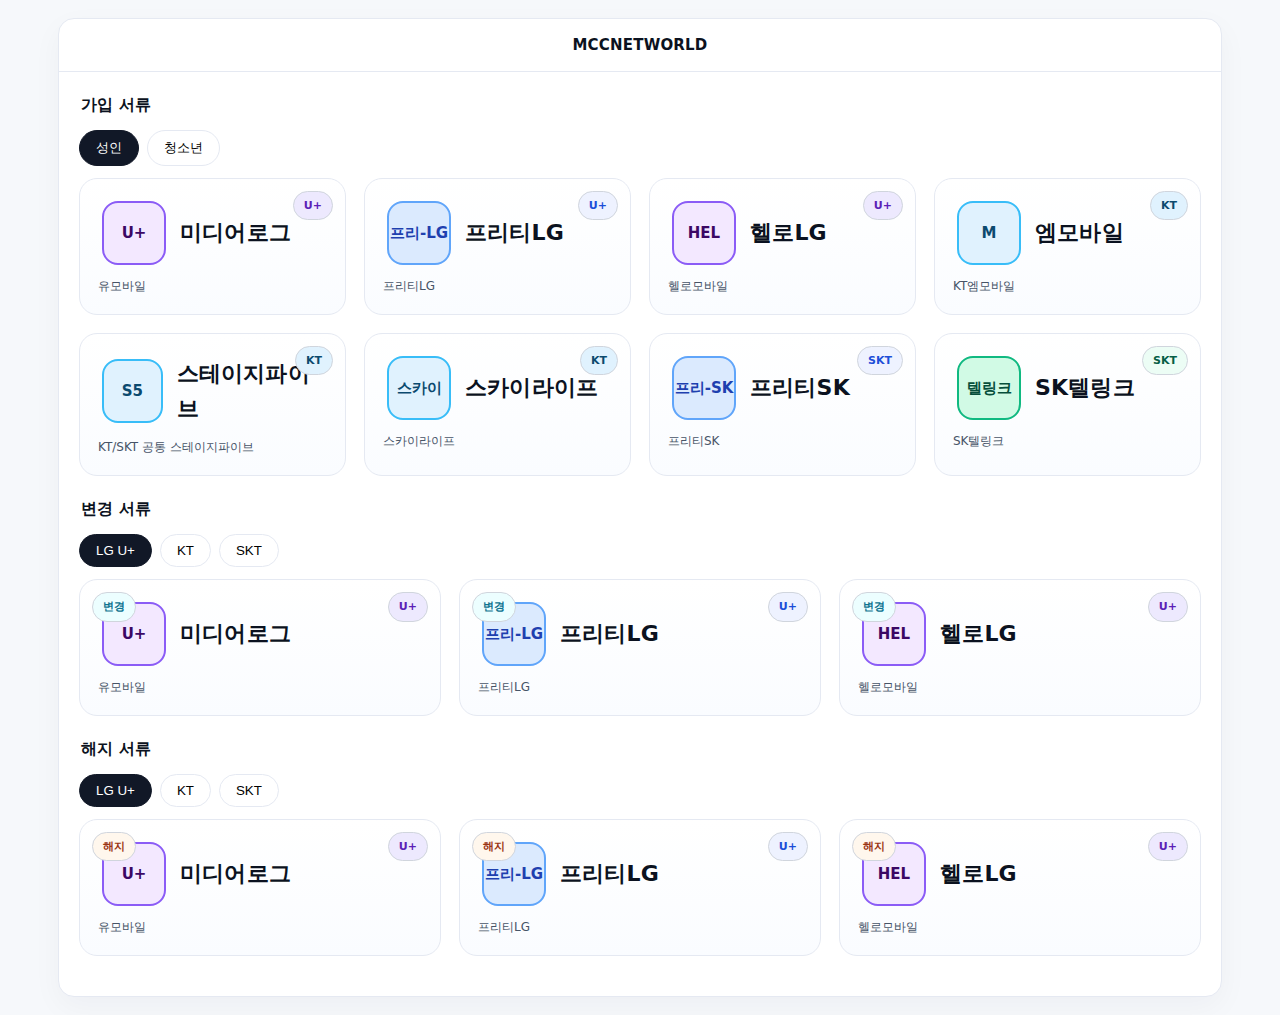
<file: index.html>
<!doctype html>
<html lang="ko">
<head>
<meta charset="utf-8" />
<meta name="viewport" content="width=device-width,initial-scale=1" />
<title>MCCNETWORLD – 미리보기</title>
<style>
  :root{--bg:#f6f8fb;--card:#ffffff;--line:#e5e9f2;--fg:#0b1220}
  *{box-sizing:border-box}
  body{margin:0;background:var(--bg);color:var(--fg);font:15px/1.6 system-ui,"Noto Sans KR",sans-serif}
  .wrap{max-width:1200px;margin:0 auto;padding:18px}
  .panel{background:var(--card);border:1px solid var(--line);border-radius:16px;overflow:hidden;box-shadow:0 10px 30px rgba(16,24,40,.04)}
  .hd{display:flex;align-items:center;justify-content:center;padding:14px 16px;border-bottom:1px solid var(--line)}
  .hd strong{font-weight:900;letter-spacing:.2px}
  .stack{padding:20px}
  .section-title{font-weight:900;margin:0 0 12px 2px;font-size:16px}
  .brand-grid{display:grid;grid-template-columns:repeat(auto-fit,minmax(260px,1fr));gap:18px;margin:6px 0 20px}
  .brand{position:relative;border-radius:18px;cursor:pointer;isolation:isolate;transition:transform .08s ease, box-shadow .15s ease, border-color .15s ease;border:1px solid var(--line);background:linear-gradient(180deg,#fff,#fafcff)}
  .brand:hover{transform:translateY(-1px);box-shadow:0 8px 24px rgba(2,6,23,.08)}
  .brand .logo{display:flex;align-items:center;gap:14px;padding:22px 22px 12px 22px;min-height:96px}
  .brand .logo .mark{width:64px;height:64px;border-radius:16px;display:grid;place-items:center;font-weight:900;background:var(--chip-bg);color:var(--chip-fg);border:2px solid var(--chip-bd)}
  .brand .logo .name{font-size:22px;font-weight:900;letter-spacing:.2px}
  .brand .cap{padding:0 18px 18px 18px;color:#475467;font-size:12px}
  .brand .ribbon{position:absolute;right:12px;top:12px;font-size:11px;font-weight:800;padding:5px 10px;border-radius:999px;background:var(--ribbon-bg);color:var(--ribbon-fg);border:1px solid #d0d5dd}
  .brand .tag{position:absolute;left:12px;top:12px;font-size:11px;font-weight:800;padding:5px 10px;border-radius:999px;border:1px solid #d0d5dd}
  .tag-change{background:#ecfeff;color:#0e7490;border-color:#a5f3fc}
  .tag-cancel{background:#fff7ed;color:#9a3412;border-color:#fed7aa}
  .theme-um{--chip-bg:#f3e8ff;--chip-fg:#3b0764;--chip-bd:#8b5cf6;--ribbon-bg:#ede9fe;--ribbon-fg:#5b21b6}
  .theme-mm{--chip-bg:#e0f2fe;--chip-fg:#0b4a6f;--chip-bd:#38bdf8;--ribbon-bg:#e0f2fe;--ribbon-fg:#0c4a6e}
  .theme-s7{--chip-bg:#d1fae5;--chip-fg:#064e3b;--chip-bd:#10b981;--ribbon-bg:#ecfdf5;--ribbon-fg:#065f46}
  .theme-pr{--chip-bg:#dbeafe;--chip-fg:#1e40af;--chip-bd:#60a5fa;--ribbon-bg:#eef2ff;--ribbon-fg:#1d4ed8}
  .tabs{display:flex;gap:8px;margin-bottom:12px}
  .tab-btn{padding:8px 16px;border-radius:999px;border:1px solid var(--line);background:#fff;cursor:pointer}
  .tab-btn.active{background:#111827;color:#fff;border-color:#111827}
</style>
</head>
<body>
  <div class="wrap">
    <section class="panel">
      <div class="hd"><strong>MCCNETWORLD</strong></div>
      <div class="stack">
        <!-- 가입 서류 -->
        <div class="section-title">가입 서류</div>
        <div id="joinTabs">
          <div class="tabs">
            <button class="tab-btn active" data-target="adult">성인</button>
            <button class="tab-btn" data-target="teen">청소년</button>
          </div>
          <div class="brand-grid" id="joinTabsList"></div>
        </div>

        <!-- 변경 서류 -->
        <div class="section-title" style="margin-top:8px">변경 서류</div>
        <div id="changeTabs">
          <div class="tabs">
            <button class="tab-btn active" data-target="uplus">LG U+</button>
            <button class="tab-btn" data-target="kt">KT</button>
            <button class="tab-btn" data-target="sk">SKT</button>
          </div>
          <div class="brand-grid" id="changeTabsList"></div>
        </div>

        <!-- 해지 서류 -->
        <div class="section-title" style="margin-top:16px">해지 서류</div>
        <div id="cancelTabs">
          <div class="tabs">
            <button class="tab-btn active" data-target="uplus">LG U+</button>
            <button class="tab-btn" data-target="kt">KT</button>
            <button class="tab-btn" data-target="sk">SKT</button>
          </div>
          <div class="brand-grid" id="cancelTabsList"></div>
        </div>
      </div>
    </section>
  </div>

<script>
/* ---------------- 공통 브랜드 마스터(2번 방식) ---------------- */
const BRANDS = [
  {carrier:'uplus', theme:'theme-um', mark:'U+',     name:'미디어로그',   cap:'유모바일'},
  {carrier:'uplus', theme:'theme-pr', mark:'프리-LG', name:'프리티LG',     cap:'프리티LG'},
  {carrier:'uplus', theme:'theme-um', mark:'HEL',    name:'헬로LG',       cap:'헬로모바일'},

  {carrier:'kt',    theme:'theme-mm', mark:'M',      name:'엠모바일',     cap:'KT엠모바일'},
  {carrier:'kt',    theme:'theme-mm', mark:'S5',     name:'스테이지파이브', cap:'KT/SKT 공통 스테이지파이브'},
  {carrier:'kt',    theme:'theme-mm', mark:'스카이',  name:'스카이라이프', cap:'스카이라이프'},

  {carrier:'sk',    theme:'theme-pr', mark:'프리-SK', name:'프리티SK',     cap:'프리티SK'},
  {carrier:'sk',    theme:'theme-s7', mark:'텔링크',  name:'SK텔링크',     cap:'SK텔링크'}
];

/* 가입 / 변경 / 해지용 데이터 자동 생성 */
const JOIN_DATA = {
  adult: BRANDS.map(b => ({...b, doc:'join', age:'adult'})),
  teen : BRANDS.map(b => ({
    ...b,
    name: b.name + '',
    doc :'join',
    age :'teen'
  }))
};

const CHANGE_CARDS = BRANDS.map(b => ({
  ...b,
  doc :'change',
  tag :'변경'
}));

const CANCEL_CARDS = BRANDS.map(b => ({
  ...b,
  doc :'cancel',
  tag :'해지',
  tagClass:'tag-cancel'
}));

/* ---------------- 라우팅 ---------------- */
const BRAND_ROUTE = {
  '미디어로그':     { carrier:'uplus', brand:'umobile'   },
  '프리티LG':       { carrier:'uplus', brand:'freeT'     },
  '헬로LG':         { carrier:'uplus', brand:'hello'     },
  '엠모바일':       { carrier:'kt',    brand:'mmobile'   },
  '스카이라이프':   { carrier:'kt',    brand:'skylife'   },
  '스테이지파이브': { carrier:'kt',    brand:'stagefive' },
  '프리티SK':       { carrier:'sk',    brand:'freeT-sk'  },
  'SK텔링크':       { external: 'https://smvno.sk7mobile.com/main.do' }
};

function buildBrandUrl(route, doc, age){
  // 외부 링크거나 carrier/brand 가 없으면 그냥 종료
  if (!route || !route.carrier || !route.brand) return '#';

  // http-server 루트가 public 이므로 /brands 로 시작
  const base = `brands/${route.carrier}/${route.brand}/index.html`;
  const abs  = new URL(base, location.href).href;

  const qs = new URLSearchParams();
  qs.set('mode','fill');
  qs.set('doc', doc || 'join');
  if ((doc || 'join') === 'join') qs.set('age', age || 'adult');

  return `${abs}?${qs.toString()}`;
}

/* ---------------- 렌더/바인딩 ---------------- */
function card({theme, mark, name, cap, tag, tagClass, carrier, doc, age}){
  const tagHtml = tag ? `<span class="tag ${tagClass||'tag-change'}">${tag}</span>` : '';
  const badge = (carrier==='uplus'?'U+':carrier==='kt'?'KT':carrier==='sk'?'SKT':'MVNO');
  const dataName = name.replace(/\(청소년\)/,'');
  const docAttr  = doc || 'join';
  const ageAttr  = (docAttr==='join' && age) ? ` data-age="${age}"` : '';
  return `<div class="brand ${theme}" data-name="${dataName}" data-doc="${docAttr}"${ageAttr}>
            ${tagHtml}
            <span class="ribbon">${badge}</span>
            <div class="logo"><div class="mark">${mark}</div><div class="name">${name}</div></div>
            <div class="cap">${cap}</div>
          </div>`;
}

function attachNavigateHandlers(scope){
  scope.querySelectorAll('.brand').forEach(cardEl=>{
    cardEl.addEventListener('click', ()=>{
      const nm  = cardEl.getAttribute('data-name')||'';
      const doc = cardEl.getAttribute('data-doc')||'join';
      const age = cardEl.getAttribute('data-age')||'';

      const route = BRAND_ROUTE[nm];
      if (!route) {
        console.warn('[route] 매핑 없음:', nm);
        return;
      }

      // ★ SK텔링크처럼 외부 URL 이 있는 경우: 바로 그쪽으로 이동
      if (route.external) {
        location.href = route.external;
        return;
      }

      // ★ 나머지는 기존 폼 URL
      const url = buildBrandUrl(route, doc, age);
      if (url !== '#') location.href = url;
    });
  });
}

function safeRender(listEl, items){
  try{
    listEl.innerHTML = (items && items.length ? items.map(card).join('') : '<div style="opacity:.6">자료 없음</div>');
    attachNavigateHandlers(listEl);
  }catch(err){
    console.error('[render error]', err);
    listEl.innerHTML = '<div style="color:#b91c1c;font-weight:800">렌더 오류 – 콘솔을 확인하세요.</div>';
  }
}

function wireKindTabs(containerId, listId, dataObj){
  const container = document.getElementById(containerId);
  const list = document.getElementById(listId);
  container.querySelectorAll('.tab-btn').forEach(btn=>{
    btn.addEventListener('click', ()=>{
      container.querySelectorAll('.tab-btn').forEach(x=>x.classList.remove('active'));
      btn.classList.add('active');
      const kind = btn.dataset.target; // adult | teen
      safeRender(list, (dataObj||{})[kind] || []);
    });
  });
  container.querySelector('.tab-btn.active').click();
}

function wireTabs(containerId, listId, data){
  const container = document.getElementById(containerId);
  const list = document.getElementById(listId);
  container.querySelectorAll('.tab-btn').forEach(btn=>{
    btn.addEventListener('click', ()=>{
      container.querySelectorAll('.tab-btn').forEach(x=>x.classList.remove('active'));
      btn.classList.add('active');
      const target = btn.dataset.target; // uplus | kt | sk
      const items = (data||[]).filter(d=>d.carrier===target);
      safeRender(list, items);
    });
  });
  container.querySelector('.tab-btn.active').click();
}

/* DOM 준비 후 실행 */
window.addEventListener('DOMContentLoaded', ()=>{
  wireKindTabs('joinTabs','joinTabsList',JOIN_DATA);
  wireTabs('changeTabs','changeTabsList',CHANGE_CARDS);
  wireTabs('cancelTabs','cancelTabsList',CANCEL_CARDS);
});
</script>
</body>
</html>
</file>
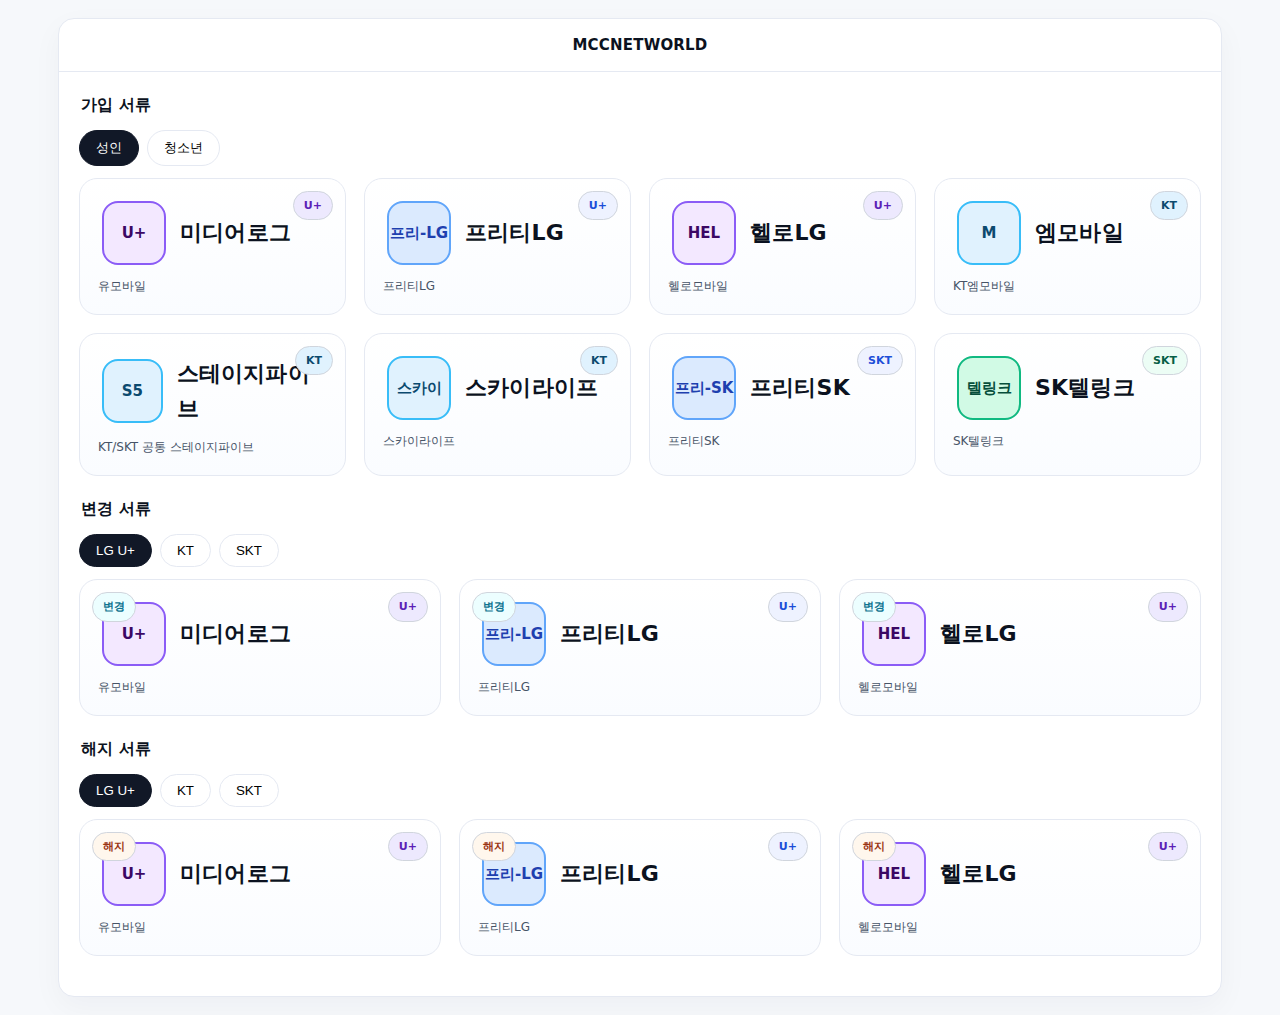
<file: public/index.html>
<!doctype html>
<html lang="ko">
<head>
<meta charset="utf-8" />
<meta name="viewport" content="width=device-width,initial-scale=1" />
<title>MCCNETWORLD – 미리보기</title>
<style>
  :root{--bg:#f6f8fb;--card:#ffffff;--line:#e5e9f2;--fg:#0b1220}
  *{box-sizing:border-box}
  body{margin:0;background:var(--bg);color:var(--fg);font:15px/1.6 system-ui,"Noto Sans KR",sans-serif}
  .wrap{max-width:1200px;margin:0 auto;padding:18px}
  .panel{background:var(--card);border:1px solid var(--line);border-radius:16px;overflow:hidden;box-shadow:0 10px 30px rgba(16,24,40,.04)}
  .hd{display:flex;align-items:center;justify-content:center;padding:14px 16px;border-bottom:1px solid var(--line)}
  .hd strong{font-weight:900;letter-spacing:.2px}
  .stack{padding:20px}
  .section-title{font-weight:900;margin:0 0 12px 2px;font-size:16px}
  .brand-grid{display:grid;grid-template-columns:repeat(auto-fit,minmax(260px,1fr));gap:18px;margin:6px 0 20px}
  .brand{position:relative;border-radius:18px;cursor:pointer;isolation:isolate;transition:transform .08s ease, box-shadow .15s ease, border-color .15s ease;border:1px solid var(--line);background:linear-gradient(180deg,#fff,#fafcff)}
  .brand:hover{transform:translateY(-1px);box-shadow:0 8px 24px rgba(2,6,23,.08)}
  .brand .logo{display:flex;align-items:center;gap:14px;padding:22px 22px 12px 22px;min-height:96px}
  .brand .logo .mark{width:64px;height:64px;border-radius:16px;display:grid;place-items:center;font-weight:900;background:var(--chip-bg);color:var(--chip-fg);border:2px solid var(--chip-bd)}
  .brand .logo .name{font-size:22px;font-weight:900;letter-spacing:.2px}
  .brand .cap{padding:0 18px 18px 18px;color:#475467;font-size:12px}
  .brand .ribbon{position:absolute;right:12px;top:12px;font-size:11px;font-weight:800;padding:5px 10px;border-radius:999px;background:var(--ribbon-bg);color:var(--ribbon-fg);border:1px solid #d0d5dd}
  .brand .tag{position:absolute;left:12px;top:12px;font-size:11px;font-weight:800;padding:5px 10px;border-radius:999px;border:1px solid #d0d5dd}
  .tag-change{background:#ecfeff;color:#0e7490;border-color:#a5f3fc}
  .tag-cancel{background:#fff7ed;color:#9a3412;border-color:#fed7aa}
  .theme-um{--chip-bg:#f3e8ff;--chip-fg:#3b0764;--chip-bd:#8b5cf6;--ribbon-bg:#ede9fe;--ribbon-fg:#5b21b6}
  .theme-mm{--chip-bg:#e0f2fe;--chip-fg:#0b4a6f;--chip-bd:#38bdf8;--ribbon-bg:#e0f2fe;--ribbon-fg:#0c4a6e}
  .theme-s7{--chip-bg:#d1fae5;--chip-fg:#064e3b;--chip-bd:#10b981;--ribbon-bg:#ecfdf5;--ribbon-fg:#065f46}
  .theme-pr{--chip-bg:#dbeafe;--chip-fg:#1e40af;--chip-bd:#60a5fa;--ribbon-bg:#eef2ff;--ribbon-fg:#1d4ed8}
  .tabs{display:flex;gap:8px;margin-bottom:12px}
  .tab-btn{padding:8px 16px;border-radius:999px;border:1px solid var(--line);background:#fff;cursor:pointer}
  .tab-btn.active{background:#111827;color:#fff;border-color:#111827}
</style>
</head>
<body>
  <div class="wrap">
    <section class="panel">
      <div class="hd"><strong>MCCNETWORLD</strong></div>
      <div class="stack">
        <!-- 가입 서류 -->
        <div class="section-title">가입 서류</div>
        <div id="joinTabs">
          <div class="tabs">
            <button class="tab-btn active" data-target="adult">성인</button>
            <button class="tab-btn" data-target="teen">청소년</button>
          </div>
          <div class="brand-grid" id="joinTabsList"></div>
        </div>

        <!-- 변경 서류 -->
        <div class="section-title" style="margin-top:8px">변경 서류</div>
        <div id="changeTabs">
          <div class="tabs">
            <button class="tab-btn active" data-target="uplus">LG U+</button>
            <button class="tab-btn" data-target="kt">KT</button>
            <button class="tab-btn" data-target="sk">SKT</button>
          </div>
          <div class="brand-grid" id="changeTabsList"></div>
        </div>

        <!-- 해지 서류 -->
        <div class="section-title" style="margin-top:16px">해지 서류</div>
        <div id="cancelTabs">
          <div class="tabs">
            <button class="tab-btn active" data-target="uplus">LG U+</button>
            <button class="tab-btn" data-target="kt">KT</button>
            <button class="tab-btn" data-target="sk">SKT</button>
          </div>
          <div class="brand-grid" id="cancelTabsList"></div>
        </div>
      </div>
    </section>
  </div>

<script>
/* ---------------- 공통 브랜드 마스터(2번 방식) ---------------- */
const BRANDS = [
  {carrier:'uplus', theme:'theme-um', mark:'U+',     name:'미디어로그',   cap:'유모바일'},
  {carrier:'uplus', theme:'theme-pr', mark:'프리-LG', name:'프리티LG',     cap:'프리티LG'},
  {carrier:'uplus', theme:'theme-um', mark:'HEL',    name:'헬로LG',       cap:'헬로모바일'},

  {carrier:'kt',    theme:'theme-mm', mark:'M',      name:'엠모바일',     cap:'KT엠모바일'},
  {carrier:'kt',    theme:'theme-mm', mark:'S5',     name:'스테이지파이브', cap:'KT/SKT 공통 스테이지파이브'},
  {carrier:'kt',    theme:'theme-mm', mark:'스카이',  name:'스카이라이프', cap:'스카이라이프'},

  {carrier:'sk',    theme:'theme-pr', mark:'프리-SK', name:'프리티SK',     cap:'프리티SK'},
  {carrier:'sk',    theme:'theme-s7', mark:'텔링크',  name:'SK텔링크',     cap:'SK텔링크'}
];

/* 가입 / 변경 / 해지용 데이터 자동 생성 */
const JOIN_DATA = {
  adult: BRANDS.map(b => ({...b, doc:'join', age:'adult'})),
  teen : BRANDS.map(b => ({
    ...b,
    name: b.name + '',
    doc :'join',
    age :'teen'
  }))
};

const CHANGE_CARDS = BRANDS.map(b => ({
  ...b,
  doc :'change',
  tag :'변경'
}));

const CANCEL_CARDS = BRANDS.map(b => ({
  ...b,
  doc :'cancel',
  tag :'해지',
  tagClass:'tag-cancel'
}));

/* ---------------- 라우팅 ---------------- */
const BRAND_ROUTE = {
  '미디어로그':     { carrier:'uplus', brand:'umobile'   },
  '프리티LG':       { carrier:'uplus', brand:'freeT'     },
  '헬로LG':         { carrier:'uplus', brand:'hello'     },
  '엠모바일':       { carrier:'kt',    brand:'mmobile'   },
  '스카이라이프':   { carrier:'kt',    brand:'skylife'   },
  '스테이지파이브': { carrier:'kt',    brand:'stagefive' },
  '프리티SK':       { carrier:'sk',    brand:'freeT-sk'  },
  'SK텔링크':       { external: 'https://smvno.sk7mobile.com/main.do' }
};

function buildBrandUrl(route, doc, age){
  // 외부 링크거나 carrier/brand 가 없으면 그냥 종료
  if (!route || !route.carrier || !route.brand) return '#';

  // http-server 루트가 public 이므로 /brands 로 시작
  const base = `/brands/${route.carrier}/${route.brand}/index.html`;
  const abs  = new URL(base, location.href).href;

  const qs = new URLSearchParams();
  qs.set('mode','fill');
  qs.set('doc', doc || 'join');
  if ((doc || 'join') === 'join') qs.set('age', age || 'adult');

  return `${abs}?${qs.toString()}`;
}

/* ---------------- 렌더/바인딩 ---------------- */
function card({theme, mark, name, cap, tag, tagClass, carrier, doc, age}){
  const tagHtml = tag ? `<span class="tag ${tagClass||'tag-change'}">${tag}</span>` : '';
  const badge = (carrier==='uplus'?'U+':carrier==='kt'?'KT':carrier==='sk'?'SKT':'MVNO');
  const dataName = name.replace(/\(청소년\)/,'');
  const docAttr  = doc || 'join';
  const ageAttr  = (docAttr==='join' && age) ? ` data-age="${age}"` : '';
  return `<div class="brand ${theme}" data-name="${dataName}" data-doc="${docAttr}"${ageAttr}>
            ${tagHtml}
            <span class="ribbon">${badge}</span>
            <div class="logo"><div class="mark">${mark}</div><div class="name">${name}</div></div>
            <div class="cap">${cap}</div>
          </div>`;
}

function attachNavigateHandlers(scope){
  scope.querySelectorAll('.brand').forEach(cardEl=>{
    cardEl.addEventListener('click', ()=>{
      const nm  = cardEl.getAttribute('data-name')||'';
      const doc = cardEl.getAttribute('data-doc')||'join';
      const age = cardEl.getAttribute('data-age')||'';

      const route = BRAND_ROUTE[nm];
      if (!route) {
        console.warn('[route] 매핑 없음:', nm);
        return;
      }

      // ★ SK텔링크처럼 외부 URL 이 있는 경우: 바로 그쪽으로 이동
      if (route.external) {
        location.href = route.external;
        return;
      }

      // ★ 나머지는 기존 폼 URL
      const url = buildBrandUrl(route, doc, age);
      if (url !== '#') location.href = url;
    });
  });
}

function safeRender(listEl, items){
  try{
    listEl.innerHTML = (items && items.length ? items.map(card).join('') : '<div style="opacity:.6">자료 없음</div>');
    attachNavigateHandlers(listEl);
  }catch(err){
    console.error('[render error]', err);
    listEl.innerHTML = '<div style="color:#b91c1c;font-weight:800">렌더 오류 – 콘솔을 확인하세요.</div>';
  }
}

function wireKindTabs(containerId, listId, dataObj){
  const container = document.getElementById(containerId);
  const list = document.getElementById(listId);
  container.querySelectorAll('.tab-btn').forEach(btn=>{
    btn.addEventListener('click', ()=>{
      container.querySelectorAll('.tab-btn').forEach(x=>x.classList.remove('active'));
      btn.classList.add('active');
      const kind = btn.dataset.target; // adult | teen
      safeRender(list, (dataObj||{})[kind] || []);
    });
  });
  container.querySelector('.tab-btn.active').click();
}

function wireTabs(containerId, listId, data){
  const container = document.getElementById(containerId);
  const list = document.getElementById(listId);
  container.querySelectorAll('.tab-btn').forEach(btn=>{
    btn.addEventListener('click', ()=>{
      container.querySelectorAll('.tab-btn').forEach(x=>x.classList.remove('active'));
      btn.classList.add('active');
      const target = btn.dataset.target; // uplus | kt | sk
      const items = (data||[]).filter(d=>d.carrier===target);
      safeRender(list, items);
    });
  });
  container.querySelector('.tab-btn.active').click();
}

/* DOM 준비 후 실행 */
window.addEventListener('DOMContentLoaded', ()=>{
  wireKindTabs('joinTabs','joinTabsList',JOIN_DATA);
  wireTabs('changeTabs','changeTabsList',CHANGE_CARDS);
  wireTabs('cancelTabs','cancelTabsList',CANCEL_CARDS);
});
</script>
</body>
</html>
</file>
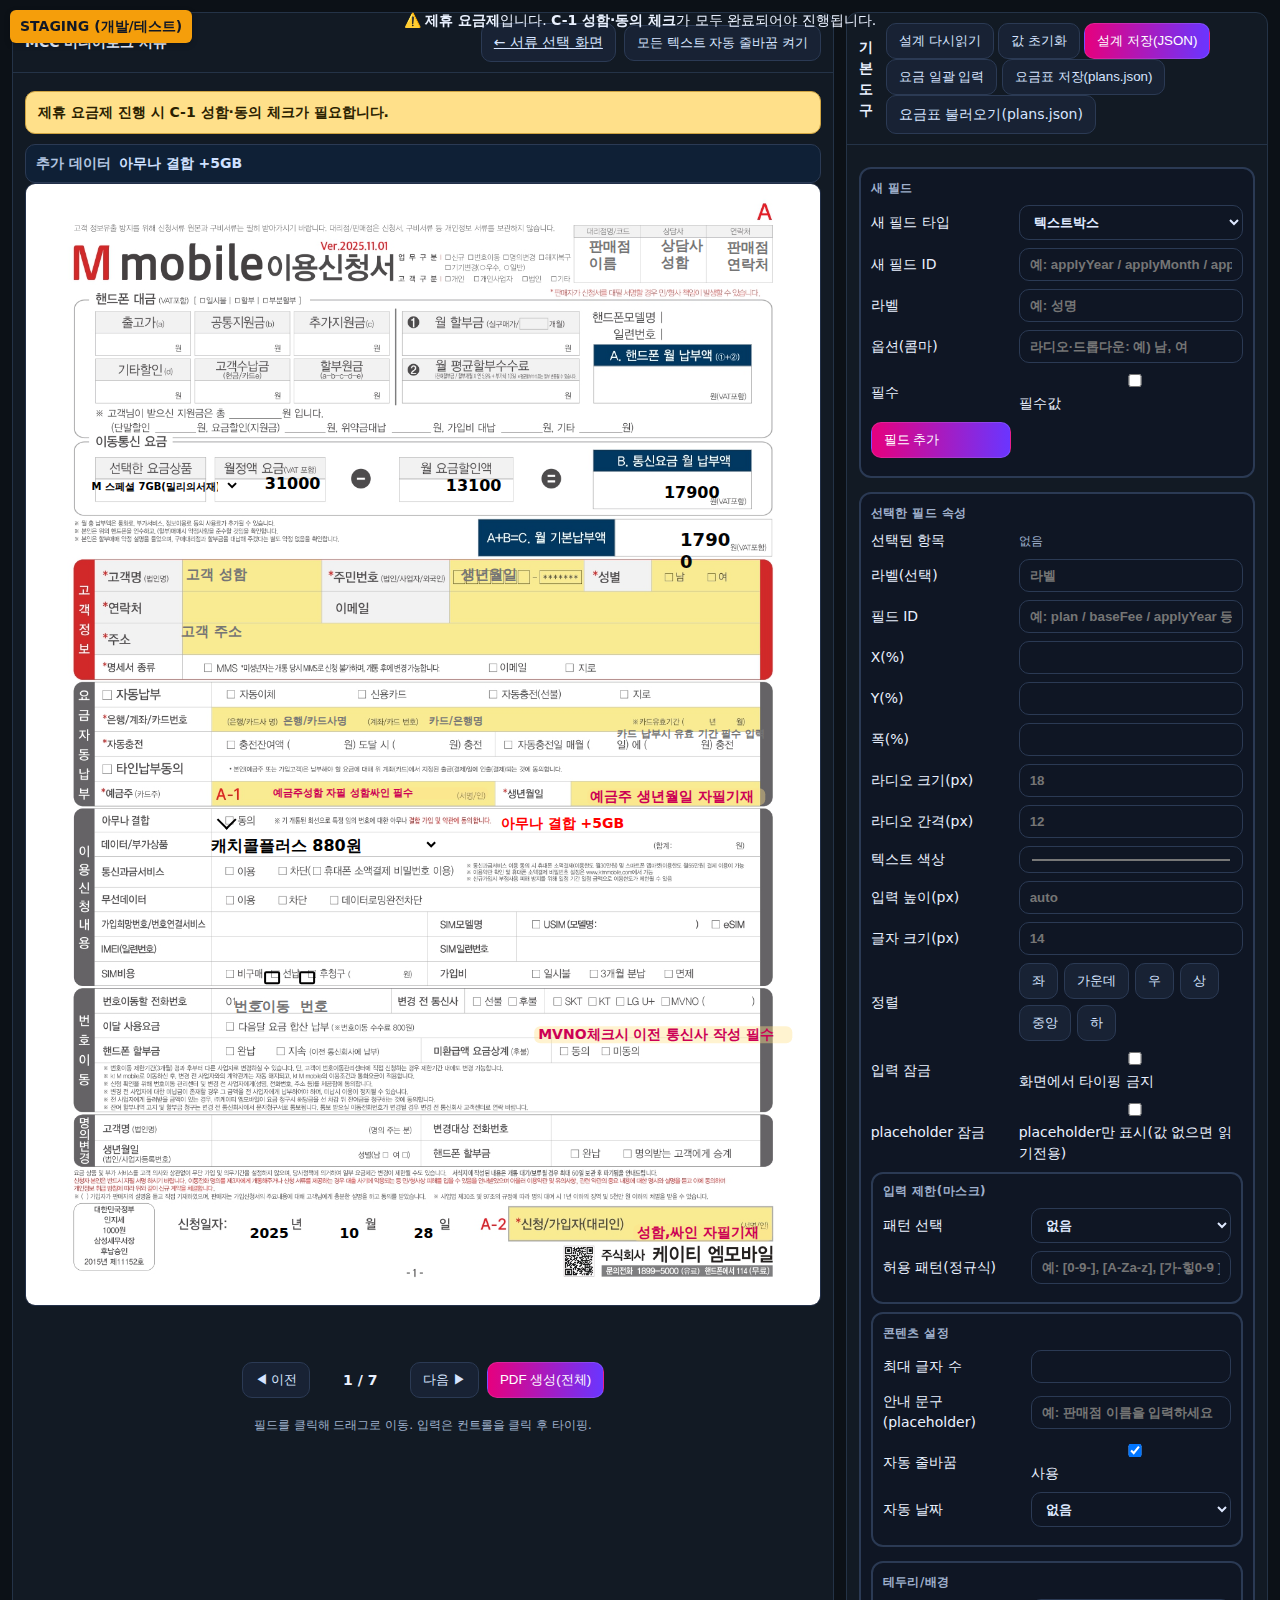
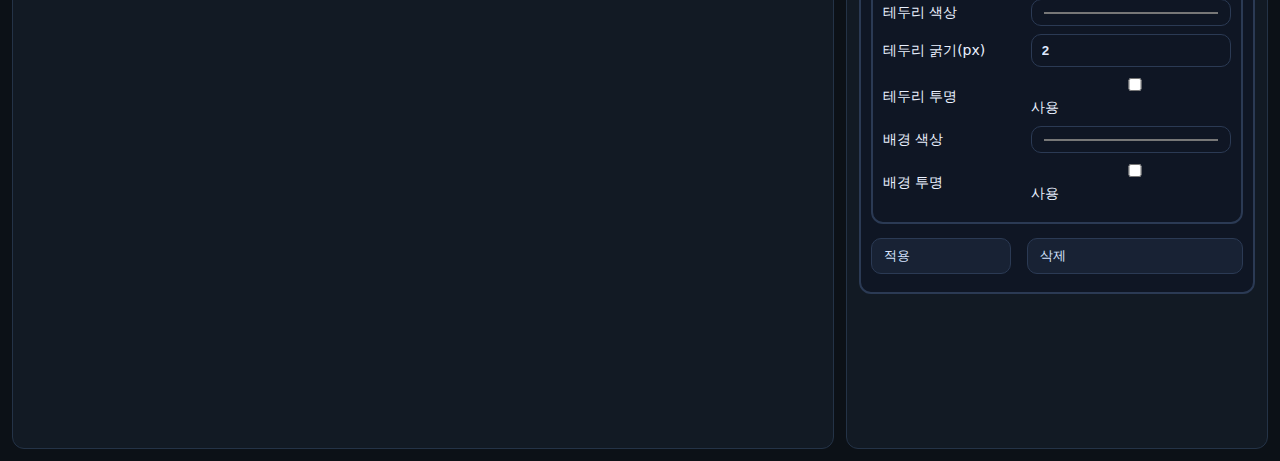
<file: brands/kt/mmobile/index.html>
<!doctype html>
<html lang="ko">
<head>
<meta charset="utf-8"/>
<meta name="viewport" content="width=device-width, initial-scale=1"/>
<title>MCCNETWORLD 엠모바일 </title>

<link rel="icon" type="image/png" sizes="16x16"  href="/favicon-16x16.png">
<link rel="icon" type="image/png" sizes="32x32"  href="/favicon-32x32.png">
<link rel="icon" type="image/png" sizes="192x192" href="/android-chrome-192x192.png">
<link rel="icon" type="image/png" sizes="512x512" href="/android-chrome-512x512.png">
<link rel="apple-touch-icon" href="/apple-touch-icon.png">
<link rel="shortcut icon" href="/favicon.ico">
<meta name="theme-color" content="#0c1117"/>

<style>
  :root{
    --bg:#0c1117;--fg:#eaf1ff;--card:#121a24;--line:#243347;
    --pink:#e6007e;--vio:#6a35ff;--danger:#ff3b3b;
    --zoom:1;
    --stage-w:210mm;
    --stage-h:297mm;
    --phc:#c05;--phbg:#ffe08a66;
  }

  *{box-sizing:border-box;-webkit-print-color-adjust:exact;print-color-adjust:exact}
  html,body{margin:0;background:var(--bg);color:var(--fg);font:14px/1.5 system-ui,"Noto Sans KR",sans-serif}
  .wrap{display:grid;grid-template-columns:1.6fr 1fr;gap:12px;min-height:100vh;padding:12px}
  html.fill .wrap{grid-template-columns:1fr}
  .panel{background:var(--card);border:1px solid var(--line);border-radius:12px;overflow:visible}
  .hd{display:flex;align-items:center;justify-content:space-between;padding:10px 12px;border-bottom:1px solid var(--line)}
  .hd strong{font-weight:800}
  .btn{display:inline-flex;align-items:center;gap:6px;padding:8px 12px;border-radius:10px;border:1px solid #ffffff1f;background:linear-gradient(90deg,var(--pink),var(--vio));color:#fff;cursor:pointer}
  .btn--ghost{background:#182234;border-color:#2b3a54;color:#d6e4ff}
  .stack{padding:12px;overflow:auto}

  /* 화면 캔버스 */
  .paper{position:relative;width:min(1480px,100%);margin:auto;border:1px solid #223049;border-radius:10px;background:#0f1624;height:calc((var(--stage-h)) * var(--zoom));overflow:hidden;}
  .stage{width:var(--stage-w);height:var(--stage-h);transform-origin:top left;transform:scale(var(--zoom));position:relative;}
  .stage img{position:absolute;inset:0;width:100%;height:100%;object-fit:fill;pointer-events:none}
  .overlay{position:absolute;inset:0}

  /* 필드 */
  .field{position:absolute;transform:none;cursor:move;z-index:2;--fs:14px;}
  .field.checkbox{transform:translate(-50%,-50%)}
  .label{position:absolute;top:-16px;left:0;font-size:12px;font-weight:800;text-shadow:0 1px 2px #0009}
  .field input,.field textarea,.field select{
    width:100%;background:transparent;border:none;color:var(--fgc,#fff);
    height:var(--ih,auto);outline:none;padding:6px 6px 3px;font:600 var(--fs)/1.2 system-ui
  }
  .field textarea{
    white-space:pre-wrap;word-break:break-word;overflow-wrap:anywhere;
    overflow:hidden;resize:none !important;scrollbar-width:none;min-height:5px;max-height:none !important;
  }
  .field textarea::-webkit-scrollbar{display:none}

  /* 입력 잠금(시각적 안내만) */
  .field [data-locked="1"]{caret-color:transparent}
  .field [data-locked="1"]::placeholder{color:var(--phc);font-weight:900;background:var(--phbg);padding:0 .25em;border-radius:6px;}

  /* 체크/라디오 */
  .field.checkbox input,.field.radio input[type="checkbox"]{
    appearance:none;-webkit-appearance:none;background:transparent;
    border:var(--tick-bdw,1.6px) solid var(--tick-bdc,#000);
    position:relative;vertical-align:middle;display:inline-block;box-sizing:border-box;
  }
  .field.checkbox input{width:var(--cksize,18px);height:var(--cksize,18px);border-radius:2px;}
  .field.checkbox input:checked::after{
    content:"";position:absolute;left:3px;top:0px;width:calc(var(--cksize,18px) - 6px);height:calc(var(--cksize,18px) - 6px);
    border-right:2px solid #000;border-bottom:2px solid #000;transform:rotate(45deg) translateY(-2px);
  }
  .field.checkbox .label{top:0;left:24px}
  .field.radio{white-space:nowrap}
  .field.radio .radio-item{display:inline-flex;align-items:center;gap:6px;margin-right:var(--rgap,12px)}
  .field.radio input[type="checkbox"]{width:var(--rsize,18px);height:var(--rsize,18px);border-radius:2px;}
  .field.radio input[type="checkbox"]:checked::after{content:"";position:absolute;inset:1px;background:#000;}
  .field.radio .radio-item span{display:none}

  .sel{outline:3px solid #00d2ff66;border-radius:8px}

  /* 우측 기본도구 */
  .group{border:2px solid #2b3a54;border-radius:12px;padding:10px;margin:10px 0 14px;background:#0f1624}
  .group h4{margin:0 0 8px;font-size:12px;color:#9fb0cc;font-weight:800;letter-spacing:.4px}
  .row{display:grid;grid-template-columns:140px 1fr;gap:8px;align-items:center;margin-bottom:8px}
  .row input,.row select,.row textarea{width:100%;background:#0f1624;border:1px solid #2b3a54;border-radius:10px;color:#dfe9ff;outline:none;padding:8px 10px;font-weight:700}
  .hint{color:#9fb0cc;font-size:12px}
  .stack .paper{margin-bottom:56px}
  .stack{padding-bottom:140px}
  .pager{display:flex;align-items:center;gap:8px;justify-content:center;margin:6px 0 18px;flex-wrap:wrap}
  #pageInfo{min-width:84px;text-align:center;font-weight:800}

  .toast{position:fixed;left:0;right:0;bottom:16px;display:none;justify-content:center;z-index:9999}
  .toast__card{background:#172131;border:1px solid #2b3a54;border-radius:10px;padding:10px 12px;color:#fff;max-width:680px;width:calc(100% - 32px)}
  .invalid{outline:3px solid var(--danger)!important;background:rgba(255,59,59,.2);border-radius:8px}
  html.fill .builder{display:none}

  /* 인쇄 공통 */
  @page{size:A4 portrait;margin:0}
  #printAll{display:none}
  .print-value{display:none;white-space:pre-wrap;word-break:break-word;overflow-wrap:anywhere;padding:6px 6px 3px;font:600 var(--fs)/1.2 system-ui}

  /* 인쇄 */
  @media print{
    body{background:#fff}
    .wrap,.builder,.pager,.hint,.hd,#affPopup{display:none !important}
    #printAll{display:block}
    .pageWrap{width:210mm;height:297mm;position:relative;overflow:visible;padding:1mm;box-sizing:border-box;page-break-after:always;}
    .pageWrap:last-child{page-break-after:auto}
    #printAll .stage{transform:scale(1)}
    #printAll .paper{border:none;height:auto}
    #printAll .stage img{width:100%;height:100%;object-fit:fill}
    #printAll .overlay{position:absolute;inset:0;overflow:visible !important}
    #printAll,#printAll *{font-family:system-ui,"Noto Sans KR",sans-serif !important;letter-spacing:0 !important}
    #printAll .field input,#printAll .field textarea,#printAll .field select{color:#000 !important;background:transparent !important;border-bottom:none !important}
    #printAll .label{color:#000 !important;text-shadow:none !important}
    #printAll .field select{display:none !important}
    #printAll .field .print-value{display:block !important;color:#000 !important}
    #printAll textarea{overflow:visible!important;height:auto!important;resize:none!important;max-height:none!important}
    .field.checkbox input,.field.radio input[type="checkbox"]{
      appearance:none !important;-webkit-appearance:none !important;background:transparent !important;
      border:var(--tick-bdw,1.6px) solid var(--tick-bdc,#000) !important;position:relative !important;vertical-align:middle;
    }
    .field.checkbox input{width:var(--cksize,18px) !important;height:var(--cksize,18px) !important;border-radius:2px !important}
    .field.checkbox input:checked::after{
      content:"";position:absolute;left:3px;top:0px;width:calc(var(--cksize,18px) - 6px);height:calc(var(--cksize,18px) - 6px);
      border-right:2px solid #000;border-bottom:2px solid #000;transform:rotate(45deg) translateY(-2px);
    }
    .field.radio input[type="checkbox"]{width:var(--rsize,18px) !important;height:var(--rsize,18px) !important;border-radius:2px !important}
    .field.radio input[type="checkbox"]:checked::after{content:"";position:absolute;inset:1px;background:#000}
    .field.checkbox .label{top:0;left:24px}
  }

  /* 텍스트 박스 보조 */
  .field.hasBorder input[type="text"],.field.hasBorder textarea{border:var(--bdw,2px) solid var(--bdc,#ff3b3b) !important;border-radius:8px;background:transparent;padding:6px 8px;}
  #printAll .field.hasBorder input[type="text"],#printAll .field.hasBorder textarea{border:var(--bdw,2px) solid var(--bdc,#ff3b3b) !important;border-bottom:none !important;border-radius:8px;}
  .field.hasBG input[type="text"],.field.hasBG textarea{background:var(--bgc,transparent) !important}
  #printAll .field.hasBG input[type="text"],#printAll .field.hasBG textarea{background:var(--bgc,transparent) !important}

  .affBanner{display:none;position:sticky;top:0;z-index:50;margin:6px 0 10px}
  .affBanner__card{background:#ffe08a;color:#2a2100;border:1px solid #cfa442;border-radius:10px;padding:10px 12px;font-weight:800}
  #affPopup{position:fixed;left:50%;transform:translateX(-50%);top:10px;z-index:99999;display:none}
  #affPopup .card b{font-weight:900}

  /* extraData 상단 표시 바 */
  .extraBar{display:none;margin:6px 0 0}
  .extraBar__card{background:#0f2036;border:1px solid #2b3a54;border-radius:10px;padding:8px 10px;font-weight:800;color:#cfe0ff}
  .extraBar__label{opacity:.85;margin-right:8px}

  /* ===== 환경 분리용 추가 ===== */
  /* 개발(스테이징) 배지 */
  html.is-staging .env-badge{
    position:fixed;z-index:9999;top:10px;left:10px;
    padding:6px 10px;border-radius:6px;font-weight:700;
    background:#f59e0b;color:#111827;box-shadow:0 2px 6px rgba(0,0,0,.2);
    user-select:none;pointer-events:none;
  }
  /* 운영에서는 디자이너 패널/버튼 전부 숨김 */
  html.is-prod .builder{display:none !important;}
  html.is-prod .hd .builder{display:none !important;}
</style>

<!-- 환경 자동 판별(운영/스테이징) + 운영에서 작성 모드 강제 -->
<script>
(function(){
  const host = location.hostname;
  // ⬇ 로컬에서도 스테이징으로 취급
  const IS_LOCAL   = /^(localhost|127\.0\.0\.1)$/i.test(host);
  const IS_STAGING = host.startsWith('staging.') || IS_LOCAL;
  document.documentElement.classList.toggle('is-staging', IS_STAGING);
  document.documentElement.classList.toggle('is-prod', !IS_STAGING);

  const fav = document.querySelector('link[rel="icon"][sizes="32x32"]') || document.querySelector('link[rel="icon"]');
  if (IS_STAGING) {
    document.title = 'STAGING · ' + document.title.replace(/^STAGING ·\s*/,'');
    if (fav) fav.href = '/favicon-32x32.png?v=stg';
    const b = document.createElement('div');
    b.className = 'env-badge';
    b.textContent = 'STAGING (개발/테스트)';
    window.addEventListener('DOMContentLoaded', ()=>document.body.appendChild(b));
  } else {
    document.title = document.title.replace(/^STAGING ·\s*/,'');
    if (fav) fav.href = '/favicon-32x32.png?v=prod';
    const url = new URL(location.href);
    if (!url.searchParams.has('mode')) { url.searchParams.set('mode','fill'); history.replaceState(null,'',url.toString()); }
  }
})();
</script>
</head>
<body>
<div class="wrap">
  <!-- ===== 왼쪽: 서류 화면 ===== -->
  <section class="panel">
    <!-- ✅ 헤더: 한 번만, 오른쪽에 뒤로가기 + 빌더 버튼 -->
    <div class="hd">
      <strong>MCC 미디어로그 서류</strong>

      <div style="display:flex; gap:8px; align-items:center">
        <!-- 메인(서류 선택 화면)으로 돌아가기 -->
        <a href="/index.html" class="btn btn--ghost" id="backToHub">
          ← 서류 선택 화면
        </a>

        <!-- 기존 빌더 버튼 -->
        <div class="builder">
          <button class="btn--ghost btn" id="enableWrapAll">
            모든 텍스트 자동 줄바꿈 켜기
          </button>
        </div>
      </div>
    </div>

    <div class="stack">
      <div id="affBanner" class="affBanner"><div class="affBanner__card">제휴 요금제 진행 시 <b> C-1 성함·동의 체크</b>가 필요합니다.</div></div>

      <!-- extraData 표시 바 -->
      <div id="extraBar" class="extraBar">
        <div class="extraBar__card"><span class="extraBar__label">추가 데이터</span><span id="extraBarText"></span></div>
      </div>

      <div class="paper" id="paper">
        <div class="stage" id="stage">
          <img id="bg" src="images/adult-1.jpg" alt="">
          <div class="overlay" id="overlay"></div>
        </div>
      </div>

      <div class="pager">
        <button class="btn--ghost btn" id="prev">◀ 이전</button>
        <div id="pageInfo">1 / 7</div>
        <button class="btn--ghost btn" id="next">다음 ▶</button>
        <button class="btn" id="btnPdf">PDF 생성(전체)</button>
      </div>
      <p class="hint" style="text-align:center">필드를 클릭해 드래그로 이동. 입력은 컨트롤을 클릭 후 타이핑.</p>
    </div>
  </section>

  <!-- ===== 오른쪽: 빌더 패널 ===== -->
  <section class="panel builder">
    <div class="hd">
      <strong>기본 도구</strong>
      <div>
        <button class="btn--ghost btn" id="reload">설계 다시읽기</button>
        <button class="btn--ghost btn" id="resetValues">값 초기화</button>
        <button class="btn" id="saveJson">설계 저장(JSON)</button>

        <!-- 요금표 관리 -->
        <button class="btn--ghost btn" id="bulkPlansBtn">요금 일괄 입력</button>
        <button class="btn--ghost btn" id="savePlans">요금표 저장(plans.json)</button>
        <label class="btn--ghost btn" style="cursor:pointer">
          <input type="file" id="loadPlansFile" accept="application/json" hidden>요금표 불러오기(plans.json)
        </label>
      </div>
    </div>

    <div class="stack">
      <div class="group">
        <h4>새 필드</h4>
        <div class="row"><div>새 필드 타입</div>
          <select id="newType">
            <option value="text">텍스트박스</option>
            <option value="textarea">텍스트영역</option>
            <option value="select">드롭다운</option>
            <option value="radio">라디오(단일선택)</option>
            <option value="checkbox">체크박스</option>
          </select>
        </div>
        <div class="row"><div>새 필드 ID</div><input id="newId" placeholder="예: applyYear / applyMonth / applyDay 등"></div>
        <div class="row"><div>라벨</div><input id="newLabel" placeholder="예: 성명"></div>
        <div class="row"><div>옵션(콤마)</div><input id="newOpts" placeholder="라디오·드롭다운: 예) 남, 여"></div>
        <div class="row"><div>필수</div><label><input type="checkbox" id="newReq"> 필수값</label></div>
        <div class="row"><button class="btn" id="addField">필드 추가</button></div>
      </div>

      <div id="propBox" class="group">
        <h4>선택한 필드 속성</h4>
        <div class="row"><div>선택된 항목</div><div id="selInfo" class="hint">없음</div></div>

        <div class="row"><div>라벨(선택)</div><input id="p_label" type="text" placeholder="라벨"></div>
        <div class="row"><div>필드 ID</div><input id="p_id" type="text" placeholder="예: plan / baseFee / applyYear 등"></div>

        <div class="row" id="row_opts"><div>옵션(콤마)</div><input id="p_options" type="text" placeholder="예: 남, 여 / 또는 옵션 목록"></div>
        <div class="row" id="row_req"><div>필수</div><label><input type="checkbox" id="p_required"> 반드시 작성</label></div>

        <div class="row"><div>X(%)</div><input id="p_x" type="number" step="0.1"></div>
        <div class="row"><div>Y(%)</div><input id="p_y" type="number" step="0.1"></div>
        <div class="row"><div>폭(%)</div><input id="p_w" type="number" step="0.1"></div>

        <div class="row"><div>라디오 크기(px)</div><input id="p_radioSize" type="number" min="10" max="32" step="1" placeholder="18"></div>
        <div class="row"><div>라디오 간격(px)</div><input id="p_radioGap" type="number" min="0" max="60" step="1" placeholder="12"></div>

        <div class="row"><div>텍스트 색상</div><input id="p_color" type="color" value="#000000"></div>
        <div class="row"><div>입력 높이(px)</div><input id="p_height" type="number" min="5" max="60" step="1" placeholder="auto"></div>
        <div class="row"><div>글자 크기(px)</div><input id="p_fontSize" type="number" min="5" max="32" step="1" placeholder="14"></div>
        <div class="row"><div>정렬</div>
          <div style="display:flex;gap:6px;flex-wrap:wrap">
            <button class="btn--ghost btn" id="alignLeft">좌</button>
            <button class="btn--ghost btn" id="alignCX">가운데</button>
            <button class="btn--ghost btn" id="alignRight">우</button>
            <button class="btn--ghost btn" id="alignTop">상</button>
            <button class="btn--ghost btn" id="alignCY">중앙</button>
            <button class="btn--ghost btn" id="alignBottom">하</button>
          </div>
        </div>

        <div class="row"><div>입력 잠금</div>
          <label><input type="checkbox" id="p_locked"> 화면에서 타이핑 금지</label>
        </div>
        <div class="row"><div>placeholder 잠금</div>
          <label><input type="checkbox" id="p_lockOnPh"> placeholder만 표시(값 없으면 읽기전용)</label>
        </div>

        <div class="group" style="margin:8px 0 0;padding-top:8px">
          <h4>입력 제한(마스크)</h4>
          <div class="row"><div>패턴 선택</div>
            <select id="p_mask">
              <option value="">없음</option>
              <option value="number">숫자만</option>
              <option value="tel">전화번호(숫자-)</option>
              <option value="alpha">영문</option>
              <option value="alnum">영문+숫자</option>
              <option value="hangul">한글만</option>
              <option value="custom">사용자정의(정규식)</option>
            </select>
          </div>
          <div class="row"><div>허용 패턴(정규식)</div><input id="p_maskRe" type="text" placeholder="예: [0-9-], [A-Za-z], [가-힣0-9 ]"></div>
        </div>

        <div class="group" style="margin-top:8px">
          <h4>콘텐츠 설정</h4>
          <div class="row"><div>최대 글자 수</div><input id="p_maxlen" type="number" min="1" max="500" step="1"></div>
          <div class="row"><div>안내 문구(placeholder)</div><input id="p_placeholder" type="text" placeholder="예: 판매점 이름을 입력하세요"></div>
          <div class="row"><div>자동 줄바꿈</div><label><input id="p_wrap" type="checkbox" checked> 사용</label></div>
          <div class="row"><div>자동 날짜</div>
            <select id="p_autoDate">
              <option value="">없음</option>
              <option value="year">년(YYYY)</option>
              <option value="month">월(MM)</option>
              <option value="day">일(DD)</option>
            </select>
          </div>
        </div>

        <div class="group" style="margin-top:8px">
          <h4>테두리/배경</h4>
          <div class="row"><div>테두리 색상</div><input id="p_borderColor" type="color" value="#ff3b3b"></div>
          <div class="row"><div>테두리 굵기(px)</div><input id="p_borderWidth" type="number" min="1" max="8" step="1" placeholder="2"></div>
          <div class="row"><div>테두리 투명</div><label><input type="checkbox" id="p_borderTransparent"> 사용</label></div>
          <div class="row"><div>배경 색상</div><input id="p_bgColor" type="color" value="#000000"></div>
          <div class="row"><div>배경 투명</div><label><input type="checkbox" id="p_bgTransparent"> 사용</label></div>
        </div>

        <div class="row" style="margin-top:8px">
          <button class="btn--ghost btn" id="applyProp">적용</button>
          <button class="btn--ghost btn" id="delField" style="margin-left:8px">삭제</button>
        </div>
      </div>
    </div>
  </section>
</div>

<div id="printAll"></div>

<div class="toast" id="toast"><div class="toast__card">
  <b>작성되지 않은 필수 항목이 있습니다</b>
  <ul id="missList" style="margin:8px 0 0 18px;padding:0"></ul>
  <div style="display:flex;justify-content:flex-end;margin-top:8px"><button class="btn--ghost btn" id="tClose">확인</button></div>
</div></div>

<div id="affPopup"><div class="card">⚠️ <b>제휴 요금제</b>입니다. <b> C-1 성함·동의 체크</b>가 모두 완료되어야 진행됩니다.</div></div>

<script>
/* ===== 모드/상태 ===== */
const FILL  = new URLSearchParams(location.search).get('mode')==='fill';
const FRESH = new URLSearchParams(location.search).get('fresh')==='1';
if(FILL) document.documentElement.classList.add('fill');

let selected=-1;
let pages=[{bg:'images/adult-1.jpg',fields:[]}], pageIndex=0;

const paper   = document.getElementById('paper');
const stage   = document.getElementById('stage');
const overlay = document.getElementById('overlay');
const bg      = document.getElementById('bg');
const pageInfo= document.getElementById('pageInfo');
const affBanner=document.getElementById('affBanner');
const affPopup = document.getElementById('affPopup');

/* extraData 바 노드 */
const extraBar = document.getElementById('extraBar');
const extraBarText = document.getElementById('extraBarText');

/* ★ 누적/재귀 방지 상태 변수 */
let LAST_EXTRA_TXT = '';
let __MIRRORING__ = false;

const clamp=(v,a,b)=>Math.max(a,Math.min(b,v));
const num=(v,d)=>{const n=parseFloat(v);return isNaN(n)?d:n;};
const cur=()=>pages[pageIndex];

/* ===== 화면 줌 ===== */
function applyZoom(){
  stage.style.transform='scale(1)';
  const stageRect = stage.getBoundingClientRect();
  const targetW = paper.clientWidth;
  let z = targetW / Math.max(stageRect.width,1);
  z = Math.max(0.4, Math.min(2, z));
  document.documentElement.style.setProperty('--zoom', z);
  stage.style.transform = '';
  paper.style.height = (stage.offsetHeight * z) + 'px';
}
window.addEventListener('resize', applyZoom);

/* ===== 자동 저장 (값만) ===== */
const AUTOSAVE_KEY='overlay_autosave_v4';
let saveTimer=null;
const collectValuesOnly=()=>({pageIndex,values:pages.map(pg=>({fields:(pg.fields||[]).map(f=>({id:f.id||'',value:f.type==='checkbox'?!!f.value:(f.value??'')}))}))});
function applyValuesOnly(s){
  if(!s||!s.values) return;
  s.values.forEach((pgSnap,i)=>{ const pg=pages[i]; if(!pg) return;
    (pg.fields||[]).forEach((f,j)=>{ const sv=pgSnap.fields?.[j]; if(!sv) return; f.value=(f.type==='checkbox')?!!sv.value:sv.value; });
  });
  if(Number.isInteger(s.pageIndex)) pageIndex=clamp(s.pageIndex,0,pages.length-1);
}
function scheduleSave(){ if(saveTimer) clearTimeout(saveTimer); saveTimer=setTimeout(()=>{ try{localStorage.setItem(AUTOSAVE_KEY,JSON.stringify(collectValuesOnly()));}catch(_){} },250); }
function tryLoadAutosave(){ try{const raw=localStorage.getItem(AUTOSAVE_KEY); if(!raw) return; applyValuesOnly(JSON.parse(raw));}catch(_){} }
const clearAutosave=()=>{ try{localStorage.removeItem(AUTOSAVE_KEY);}catch(_){} };

/* ===== 드롭다운 글자 자동 축소 ===== */
function fitSelectText(sel, maxPx = 16, minPx = 8, arrowPx) {
  try {
    const text = (sel.options[sel.selectedIndex] || {}).text || sel.value || '';
    const style = getComputedStyle(sel);
    const padL = parseFloat(style.paddingLeft) || 0;
    const padR = parseFloat(style.paddingRight) || 0;
    const ARROW_W = (typeof arrowPx === 'number') ? arrowPx : 17;
    const inner = sel.clientWidth - padL - padR - ARROW_W;
    if (inner <= 0 || !text) return;
    let meas = document.getElementById('__measure_span__');
    if (!meas) {
      meas = document.createElement('span');
      meas.id = '__measure_span__';
      meas.style.position = 'fixed';
      meas.style.visibility = 'hidden';
      meas.style.whiteSpace = 'nowrap';
      meas.style.left = '-9999px';
      document.body.appendChild(meas);
    }
    meas.style.fontFamily = style.fontFamily;
    meas.style.fontWeight = style.fontWeight;
    meas.style.fontStyle = style.fontStyle;
    meas.style.letterSpacing = style.letterSpacing;
    meas.style.textTransform = style.textTransform;

    for (let px = maxPx; px >= minPx; px -= 0.5) {
      meas.style.fontSize = px + 'px';
      meas.textContent = text;
      if (meas.getBoundingClientRect().width <= inner) {
        sel.style.fontSize = px + 'px';
        return;
      }
    }
    sel.style.fontSize = minPx + 'px';
  } catch (_) {}
}
const refitAllSelects=()=>overlay.querySelectorAll('select').forEach(fitSelectText);

/* ===== textarea 자동 높이 ===== */
function autosizeTA(el){ try{ el.style.height='auto'; el.style.height=Math.max(el.scrollHeight,5)+'px'; }catch(_){} }
function autosizeAllTextareas(root){ (root||document).querySelectorAll('textarea').forEach(autosizeTA); }

/* ===== 설계 로드 ===== */
function seed7(){
  // 필요에 따라 adult/teen 배경을 다르게 쓰고 싶으면 여기서 분기하세요.
  pages = [...Array(7)].map((_,i)=>({ bg:`images/page${i+1}.jpg`, fields:[] }));
}

/* 쿼리파라미터에서 문서종류/연령대 읽기 */
const QS  = new URLSearchParams(location.search);
const DOC = (QS.get('doc') || 'join').toLowerCase();   // join | change | cancel
const AGE = (QS.get('age') || 'adult').toLowerCase();  // adult | teen

function designFileOf(doc, age){
  if (doc === 'change') return 'overlay-design.change.json';
  if (doc === 'cancel') return 'overlay-design.cancel.json';
  return (age === 'teen') ? 'overlay-design.teen.json' : 'overlay-design.adult.json';
}
function buildDesignUrl(){
  // v에 Date.now()를 붙여 캐시 제거
  return `./${designFileOf(DOC, AGE)}?v=${Date.now()}`;
}

async function loadDesign(){
  try{
    const url = buildDesignUrl();
    const r = await fetch(url, { cache: 'no-store' });
    if (r.ok) {
      const j = await r.json();
      if (Array.isArray(j.pages) && j.pages.length) {
        pages = j.pages;
      } else {
        seed7();
      }
    } else {
      seed7();
    }
  } catch (err) {
    console.error('[loadDesign] fetch 실패:', err);
    seed7();
  }
  pageIndex = 0;
}
/* ===== 유틸 ===== */
const PLAN_LABEL_RE = /(요금제|요금.?상품)/i;
const PLAN_ID_RE    = /^(plan|planselect|plan_name)$/i;

const findFieldsAllPages=id=>{const a=[]; pages.forEach(pg=>(pg.fields||[]).forEach(f=>{if(f.id===id)a.push(f);})); return a;};
const getFieldById=id=>(cur().fields||[]).find(x=>x.id===id);
const setFieldValue=(id,v)=>findFieldsAllPages(id).forEach(f=>{f.value=(f.type==='checkbox')?!!v:v;});

/* 모든 페이지에서 ID로 찾기 */
function getFieldsByIdAll(id){
  id=String(id||'').toLowerCase();
  const out=[];
  pages.forEach((pg,pi)=>(pg.fields||[]).forEach((f,idx)=>{
    if(String(f.id||'').toLowerCase()===id) out.push({f,pi,idx});
  }));
  return out;
}
function getFirstFieldById(id){
  const a=getFieldsByIdAll(id);
  return a.length ? a[0].f : null;
}

/* ===== 자필(잠금) 키 입력 방지 ===== */
function blockTyping(el){
  const prevent = e=>{ if(e.key !== 'Tab') e.preventDefault(); };
  el.addEventListener('keydown', prevent);
  el.addEventListener('beforeinput', e=>e.preventDefault());
  el.addEventListener('paste', e=>e.preventDefault());
}

/* ===== 자동 날짜 입력 ===== */
function fillAutoDates(){
  const now = new Date();
  const yyyy = String(now.getFullYear());
  const mm   = String(now.getMonth()+1).padStart(2,'0');
  const dd   = String(now.getDate()).padStart(2,'0');
  pages.forEach(pg=>{
    (pg.fields||[]).forEach(f=>{
      if(!f || !f.autoDate) return;
      if(f.value && String(f.value).trim()) return;
      if(f.autoDate==='year')  f.value = yyyy;
      if(f.autoDate==='month') f.value = mm;
      if(f.autoDate==='day')   f.value = dd;
    });
  });
}

/* ======== 요금제 자동 매칭(plans.json) ======== */
let PLANS = [];
let PLANS_MAP = new Map(); // name -> { baseFee, discountFee, totalFee, extraDataGb, bundleAnyone }

function parseMoney(v){
  if(v==null || v==='') return null;
  const n = Number(String(v).replace(/[^\d.-]/g,''));
  return isFinite(n) ? n : null;
}
function moneyToString(n){ return (n==null) ? '' : String(n); }

function normalizePlans(json){
  const names = [];
  const map = new Map();

  if(Array.isArray(json)){
    json.forEach(item=>{
      if(item && typeof item==='object'){
        const name = String(item.name ?? item.plan ?? '').trim();
        if(!name) return;
        const base = parseMoney(item.baseFee ?? item.base ?? item.base_fee);
        const disc = parseMoney(item.discountFee ?? item.discount ?? item.discount_fee);
        let total  = parseMoney(item.totalFee ?? item.total ?? item.total_fee);
        if(total==null && base!=null && disc!=null) total = base - disc;

        const extra = parseMoney(item.extraDataGb);
        const bundleAnyone = !!item.bundleAnyone;

        names.push(name);
        map.set(name,{baseFee:base, discountFee:disc, totalFee:total, extraDataGb:extra, bundleAnyone});
      }else{
        const name = String(item).trim();
        if(!name) return;
        names.push(name);
        map.set(name,{baseFee:null, discountFee:null, totalFee:null, extraDataGb:null, bundleAnyone:false});
      }
    });
  }else if(json && typeof json==='object'){
    Object.entries(json).forEach(([k,v])=>{
      const name = String(k).trim();
      let base=null, disc=null, total=null, extra=null, bundleAnyone=false;
      if(v && typeof v==='object'){
        base = parseMoney(v.baseFee ?? v.base);
        disc = parseMoney(v.discountFee ?? v.discount);
        total= parseMoney(v.totalFee ?? v.total);
        if(total==null && base!=null && disc!=null) total = base - disc;
        extra = parseMoney(v.extraDataGb);
        bundleAnyone = !!v.bundleAnyone;
      }
      names.push(name);
      map.set(name,{baseFee:base, discountFee:disc, totalFee:total, extraDataGb:extra, bundleAnyone});
    });
  }

  const uniq = Array.from(new Set(names));
  return {names:uniq, map};
}

function getPlanSelectTargets(){
  const targets=[];
  pages.forEach((pg,pi)=> (pg.fields||[]).forEach((f,idx)=>{
    if(f.type!=='select') return;
    const byId    = PLAN_ID_RE.test(String(f.id||''));
    const byLabel = PLAN_LABEL_RE.test(String(f.label||''));
    if(byId||byLabel) targets.push({f,pi,idx});
  }));
  return targets;
}

function applyPlansToDesign(){
  const list = Array.isArray(PLANS)?[...PLANS]:[];
  const targets = getPlanSelectTargets();
  targets.forEach(({f})=>{
    f.options = list;
    if(f.value && !list.includes(f.value)) f.value='';
  });
  render(); scheduleSave(); refitAllSelects();
}

function getFeeFieldsAll(){
  const base = getFieldsByIdAll('basefee').map(x=>x.f);
  const disc = getFieldsByIdAll('discountfee').map(x=>x.f);
  const tot  = getFieldsByIdAll('totalfee').map(x=>x.f);
  return {base, disc, tot};
}
function updateFeesFromPlan(planName, doRender=true){
  const info = PLANS_MAP.get(planName);
  if(!info) return;

  const {base, disc, tot} = getFeeFieldsAll();

  const baseVal = moneyToString(info.baseFee);
  const discVal = moneyToString(info.discountFee);
  let   totVal  = moneyToString(info.totalFee);
  if(!totVal && info.baseFee!=null && info.discountFee!=null){
    totVal = moneyToString(info.baseFee - info.discountFee);
  }

  base.forEach(f=>{ f.value = baseVal; });
  disc.forEach(f=>{ f.value = discVal; });
  tot.forEach(f=>{ f.value = totVal; });

  if(doRender){ render(); scheduleSave(); }
}

async function loadPlansJson(){
  const tryUrls = [
    './plans.json?v=2',          // 브랜드 전용
    '/public/plans.json?v=2',    // 공용 위치(있다면)
    '/plans.json?v=2'            // 최후 공용
  ];
  for (const url of tryUrls){
    try{
      const r = await fetch(url,{cache:'no-store'});
      if (!r.ok) continue;
      const json = await r.json();
      const root = (json && typeof json === 'object' && json.plans) ? json.plans : json;
      const {names,map} = normalizePlans(root);
      PLANS = names; PLANS_MAP = map;
      applyPlansToDesign();
      syncFeesFromExistingPlan();
      mirrorPlanNameIntoBoxes(getSelectedPlanName());
      return;
    }catch(_){}
  }
}
function syncFeesFromExistingPlan(){
  const tars = getPlanSelectTargets();
  tars.forEach(({f})=>{
    if(f.value) updateFeesFromPlan(f.value,false);
  });
  render(); scheduleSave();
}

/* ===== 제휴/추가데이터 인식 ===== */
function getSelectedPlanName(){
  const tars = getPlanSelectTargets();
  const sel = tars.find(t => t.f.value)?.f;
  return sel ? sel.value : '';
}
function isAffiliatePlan(planName){
  const name = String(planName || '');
  const AFF_RE = /(밀리의\s*서재|밀리의서재|지니\s*뮤직|지니뮤직|cu\s*20%?\s*할인|메가박스\s*free|제휴)/i;
  if (AFF_RE.test(name)) return true;
  const info = PLANS_MAP.get(planName);
  return !!(info && info.bundleAnyone);
}

/* ===== 렌더 ===== */
function render(){
  const p=cur();
  bg.src=p.bg||'';
  overlay.innerHTML='';

  (p.fields||[]).forEach((f,i)=>{
    // 안전 클램프
    if (Number.isFinite(f.fontSize)) f.fontSize = clamp(f.fontSize,5,32);
    if (Number.isFinite(f.inputHeight)) f.inputHeight = clamp(f.inputHeight,5,60);

    const w=document.createElement('div');
    w.className='field '+(f.type==='radio'?'radio ':'')+(f.type==='checkbox'?'checkbox ':'')+(i===selected?' sel':'');

    const _w=(f.w??24);
    w.style.left  = `${f.x}%`;
    w.style.top   = `${f.y}%`;
    w.style.width = `${_w}%`;
    if (f.fontSize) w.style.setProperty('--fs', f.fontSize + 'px');
    w.dataset.i=i; if(f.id) w.dataset.id=f.id;

    if(f.type==='radio'){ w.style.setProperty('--rsize',(f.radioSize??18)+'px'); w.style.setProperty('--rgap',(f.radioGap??12)+'px'); }
    if(f.color) w.style.setProperty('--fgc',f.color);
    if (f.inputHeight) w.style.setProperty('--ih', f.inputHeight + 'px');

    if(f.type==='checkbox' || f.type==='radio'){
      const tickColor = f.borderTransparent ? 'transparent' : '#000';
      const tickWidth = Number.isFinite(Number(f.borderWidth)) ? Math.max(1, Math.min(8, Number(f.borderWidth))) : 1.6;
      w.style.setProperty('--tick-bdc', tickColor);
      w.style.setProperty('--tick-bdw', tickWidth + 'px');
    }

    const lab=document.createElement('div'); lab.className='label'; lab.textContent=f.label||''; w.appendChild(lab);

    let ctrl;
    const treatAsTextarea = (f.type==='textarea') || (f.type==='text');
    const lockByPlaceholder = !!f.lockOnPh && !!f.placeholder && !f.value;

    if (treatAsTextarea){
      ctrl = document.createElement('textarea');
      ctrl.value = f.value ?? '';
      if (f.placeholder) ctrl.placeholder = f.placeholder;
      if (f.maxLength) ctrl.maxLength = f.maxLength;

      if (f.locked || lockByPlaceholder){ ctrl.readOnly = true; ctrl.dataset.locked="1"; blockTyping(ctrl); }

      const onInput = ()=>{
        if (f.locked || lockByPlaceholder) return;
        let v = ctrl.value;
        v = applyMask(v, f.mask, f.maskRe);
        if (f.maxLength) v = v.slice(0, f.maxLength);
        if (v !== ctrl.value) {
          try{ const pos = ctrl.selectionStart; ctrl.value = v; ctrl.setSelectionRange(pos-1,pos-1);}catch(_){}
        }
        f.value = v; autosizeTA(ctrl); scheduleSave();
        evaluateAffBanner();
        evaluateExtraDataAndBar();
      };
      ctrl.addEventListener('input', onInput);
      requestAnimationFrame(()=>autosizeTA(ctrl));

    } else if(f.type==='select'){
      ctrl=document.createElement('select');
      (f.options||[]).forEach(o=>{const op=document.createElement('option'); op.value=op.textContent=o; ctrl.appendChild(op);});
      ctrl.value=f.value??'';
      if (f.locked || lockByPlaceholder){ ctrl.disabled = true; ctrl.dataset.locked="1"; }
      ctrl.onchange=()=>{
        f.value=ctrl.value;
        const isPlan = PLAN_ID_RE.test(String(f.id||'')) || PLAN_LABEL_RE.test(String(f.label||''));
        if(isPlan){
          updateFeesFromPlan(f.value);
          mirrorPlanNameIntoBoxes(f.value); // ★ 요금제명 미러링
        }
        scheduleSave(); fitSelectText(ctrl,16,9); evaluateAffBanner(); evaluateExtraDataAndBar();
      };
      requestAnimationFrame(()=>fitSelectText(ctrl,16,9));

    } else if(f.type==='checkbox'){
      ctrl=document.createElement('input');
      ctrl.type='checkbox';
      ctrl.checked=!!f.value;
      if (f.locked || lockByPlaceholder){ ctrl.disabled = true; ctrl.dataset.locked="1"; }
      w.style.setProperty('--cksize', (f.checkSize ?? 18) + 'px');
      ctrl.onchange=()=>{f.value=ctrl.checked; scheduleSave(); evaluateAffBanner(); evaluateExtraDataAndBar();};
      lab.style.top='0'; lab.style.left='24px';
    } 
    else if(f.type==='radio'){
      ctrl=document.createElement('div');
      const opts = (f.options && f.options.length)
        ? f.options
        : Array.from({ length: (f.radioCount || 2) }, (_, k) => String(k + 1));
      opts.forEach(o=>{
        const it=document.createElement('label'); it.className='radio-item';
        const cb=document.createElement('input'); cb.type='checkbox'; cb.value=o; cb.checked=(f.value===o);
        if (f.locked || lockByPlaceholder) cb.disabled = true;
        cb.onchange=()=>{ if(!cb.checked) return; ctrl.querySelectorAll('input[type="checkbox"]').forEach(x=>{if(x!==cb) x.checked=false;}); f.value=o; scheduleSave(); evaluateAffBanner(); evaluateExtraDataAndBar(); };
        const s=document.createElement('span'); s.textContent=o;
        it.appendChild(cb); it.appendChild(s); ctrl.appendChild(it);
      });
    } 
    else {
      ctrl=document.createElement('input'); ctrl.type='text'; ctrl.value=f.value??'';
      if (f.placeholder) ctrl.placeholder = f.placeholder;
      if (f.maxLength) ctrl.maxLength = f.maxLength;
      if (f.locked || lockByPlaceholder){ ctrl.readOnly = true; ctrl.dataset.locked="1"; blockTyping(ctrl); }
      ctrl.oninput=()=>{ if(f.locked || lockByPlaceholder) return; f.value=ctrl.value; scheduleSave(); evaluateAffBanner(); evaluateExtraDataAndBar(); };
    }

    if(f.color) ctrl.style.color=f.color;

    if((f.type==='text'||f.type==='textarea')&&(f.borderColor||f.borderTransparent)){
      w.classList.add('hasBorder');
      w.style.setProperty('--bdc',f.borderTransparent?'transparent':(f.borderColor||'#ff3b3b'));
      w.style.setProperty('--bdw',(f.borderWidth??2)+'px');
    }else{
      w.classList.remove('hasBorder'); w.style.removeProperty('--bdc'); w.style.removeProperty('--bdw');
    }
    if((f.type==='text'||f.type==='textarea')&&(f.bgColor||f.bgTransparent)){
      w.classList.add('hasBG');
      w.style.setProperty('--bgc',f.bgTransparent?'transparent':(f.bgColor||'transparent'));
    }else{
      w.classList.remove('hasBG'); w.style.removeProperty('--bgc');
    }

    ctrl.addEventListener('mousedown',e=>e.stopPropagation());
    w.appendChild(ctrl); overlay.appendChild(w);

    if(!FILL){ w.addEventListener('mousedown',e=>startDrag(e,i,w)); w.addEventListener('click',()=>select(i)); }
  });

  if(!FILL) updatePanel();
  pageInfo.textContent = `${pageIndex+1} / ${pages.length}`;
  requestAnimationFrame(refitAllSelects);
  requestAnimationFrame(()=>autosizeAllTextareas(overlay));
  requestAnimationFrame(applyZoom);

  requestAnimationFrame(()=>{
    evaluateAffBanner();
    evaluateExtraDataAndBar();
    forceMirrorPlan(); // ★ 렌더마다 요금제명 강제 동기화
  });
}

/* ===== 입력 마스크 ===== */
function maskFilterByRegex(value, allowPattern){
  try{ const re=new RegExp(allowPattern); let out=''; for(const ch of String(value)) if(re.test(ch)) out+=ch; return out; }catch(_){ return value; }
}
function applyMask(value, mask, maskRe){
  if(mask==='custom' && maskRe) return maskFilterByRegex(value, maskRe);
  switch(mask){
    case 'number': return String(value).replace(/[^\d]/g,'');
    case 'tel':    return String(value).replace(/[^\d-]/g,'');
    case 'alpha':  return String(value).replace(/[^A-Za-z\s]/g,'');
    case 'alnum':  return String(value).replace(/[^A-Za-z0-9\s]/g,'');
    case 'hangul': return String(value).replace(/[^\u3131-\u318E\uAC00-\uD7A3\s]/g,'');
    default:       return value;
  }
}

/* ===== 속성 패널 ===== */
const pLabel=document.getElementById('p_label'),
      pRadioSize=document.getElementById('p_radioSize'),
      pRadioGap=document.getElementById('p_radioGap'),
      pColor=document.getElementById('p_color'),
      pHeight=document.getElementById('p_height'),
      pWrap=document.getElementById('p_wrap'),
      pId=document.getElementById('p_id'),
      pOptions=document.getElementById('p_options'),
      pRequired=document.getElementById('p_required'),
      pBorderColor=document.getElementById('p_borderColor'),
      pBorderWidth=document.getElementById('p_borderWidth'),
      pBorderTransparent=document.getElementById('p_borderTransparent'),
      pBgColor=document.getElementById('p_bgColor'),
      pBgTransparent=document.getElementById('p_bgTransparent'),
      pFontSize=document.getElementById('p_fontSize'),
      pMask=document.getElementById('p_mask'),
      pMaskRe=document.getElementById('p_maskRe'),
      pMaxLen=document.getElementById('p_maxlen'),
      pPlaceholder=document.getElementById('p_placeholder'),
      pAutoDate=document.getElementById('p_autoDate'),
      pLocked=document.getElementById('p_locked'),
      pLockOnPh=document.getElementById('p_lockOnPh');

function updatePanel(){
  const info=document.getElementById('selInfo'),
        px=document.getElementById('p_x'),
        py=document.getElementById('p_y'),
        pw=document.getElementById('p_w'),
        rowOpts=document.getElementById('row_opts'),
        rowReq=document.getElementById('row_req');
  if(selected<0){
    info.textContent='없음'; px.value=py.value=pw.value='';
    pLabel.value=''; pRadioSize.value=''; pRadioGap.value='';
    pColor.value='#000000'; pHeight.value=''; pWrap.checked=true; pId.value='';
    pBorderColor.value='#ff3b3b'; pBorderWidth.value=2; pBorderTransparent.checked=false;
    pBgColor.value='#000000'; pBgTransparent.checked=false;
    pFontSize.value=''; pMask.value=''; pMaskRe.value=''; pMaxLen.value=''; pPlaceholder.value='';
    pAutoDate.value=''; pLocked.checked=false; pLockOnPh.checked=false;
    if(rowOpts) rowOpts.style.display='none'; if(rowReq) rowReq.style.display='none';
    return;
  }
  const f=cur().fields[selected];
  info.textContent=(f.label||f.id||('필드'+(selected+1)));
  px.value=f.x; py.value=f.y; pw.value=f.w ?? 24;
  pLabel.value=f.label || ''; pRadioSize.value=(f.radioSize ?? 18); pRadioGap.value=(f.radioGap ?? 12);
  pColor.value=(f.color || '#000000'); pHeight.value=(f.inputHeight ?? ''); pWrap.checked=true; pId.value=f.id || '';
  pBorderColor.value=f.borderTransparent?'#000000':(f.borderColor||'#ff3b3b');
  pBorderWidth.value=(f.borderWidth ?? 2); pBorderTransparent.checked=!!f.borderTransparent;
  pBgColor.value=f.bgTransparent?'#000000':(f.bgColor||'#000000'); pBgTransparent.checked=!!f.bgTransparent;
  if(rowReq) rowReq.style.display=''; if(pRequired) pRequired.checked=!!f.required;
  if(rowOpts) rowOpts.style.display=(f.type==='select'||f.type==='radio')?'':'none';
  if(pOptions) pOptions.value=Array.isArray(f.options)? f.options.join(', ') : '';
  pFontSize.value = (f.fontSize ?? 14);
  pMask.value = f.mask || ''; pMaskRe.value = f.maskRe || '';
  pMaxLen.value = f.maxLength || '';
  pPlaceholder.value = f.placeholder || '';
  pAutoDate.value = f.autoDate || '';
  pLocked.checked = !!f.locked;
  pLockOnPh.checked = !!f.lockOnPh;
}
const select=i=>{selected=i; render();};

/* ===== 드래그 ===== */
function startDrag(e,i,el){
  let drag=true; const sx=e.clientX, sy=e.clientY; const r=stage.getBoundingClientRect();
  const f=cur().fields[i]; let lx=(f.x/100)*r.width, ly=(f.y/100)*r.height;
  e.preventDefault(); document.body.style.userSelect='none'; paper.style.cursor='grabbing';
  function mv(ev){
    if(!drag) return;
    const dx=(ev.clientX-sx), dy=(ev.clientY-sy);
    f.x=clamp(((lx+dx)/r.width)*100,0,100);
    f.y=clamp(((ly+dy)/r.height)*100,0,100);
    el.style.left=`${f.x}%`; el.style.top =`${f.y}%`;
    updatePanel();
  }
  function up(){ drag=false; window.removeEventListener('mousemove',mv); window.removeEventListener('mouseup',up); document.body.style.userSelect=''; paper.style.cursor=''; scheduleSave(); }
  window.addEventListener('mousemove',mv); window.addEventListener('mouseup',up);
}

/* ===== 필드 추가/적용/삭제 ===== */
document.getElementById('addField').onclick=()=>{
  const t=document.getElementById('newType').value,
        id=document.getElementById('newId').value.trim(),
        label=document.getElementById('newLabel').value.trim(),
        opts=document.getElementById('newOpts').value.split(',').map(s=>s.trim()).filter(Boolean),
        req=document.getElementById('newReq').checked;
  const base={id:(id||`${t}_${Date.now()}`),label,type:t,x:50,y:50,w:30,required:req};
  if(t==='select'||t==='radio') base.options=opts;
  if(t==='radio'){ base.radioSize=18; base.radioGap=12; }
  cur().fields.push(base); selected=cur().fields.length-1; render(); scheduleSave();
};
document.getElementById('applyProp').onclick=()=>{
  if(selected<0) return; const f=cur().fields[selected];
  f.x=clamp(num(document.getElementById('p_x').value,f.x),0,100);
  f.y=clamp(num(document.getElementById('p_y').value,f.y),0,100);
  f.w=clamp(num(document.getElementById('p_w').value,f.w??24),2,95);
  f.label=pLabel.value.trim();
  f.radioSize=clamp(num(pRadioSize.value,f.radioSize??18),10,32);
  f.radioGap=clamp(num(pRadioGap.value,f.radioGap??12),0,60);
  f.color=pColor.value||'#000000';
  const h=parseInt(pHeight.value,10); f.inputHeight=Number.isFinite(h)?clamp(h,5,60):undefined;
  f.wrap=true; f.id=(pId.value||'').trim()||f.id; f.required=!!pRequired?.checked;

  f.borderTransparent = !!pBorderTransparent?.checked;
  f.borderColor       = f.borderTransparent ? 'transparent' : ((pBorderColor?.value||'').trim()||undefined);
  const bw            = parseInt(pBorderWidth?.value,10);
  f.borderWidth       = Number.isFinite(bw)?clamp(bw,1,8):undefined;
  f.bgTransparent     = !!pBgTransparent?.checked;
  f.bgColor           = f.bgTransparent ? 'transparent' : ((pBgColor?.value||'').trim()||undefined);
  const fs            = parseInt(pFontSize?.value,10);
  f.fontSize          = Number.isFinite(fs)?clamp(fs,5,32):undefined;
  f.mask              = (pMask?.value||'');
  f.maskRe            = (pMaskRe?.value||'').trim();
  const ml            = parseInt(pMaxLen?.value,10);
  f.maxLength         = Number.isFinite(ml)?clamp(ml,1,500):undefined;
  f.placeholder       = (pPlaceholder?.value||'').trim();
  f.autoDate          = (pAutoDate?.value||'');
  f.locked            = !!pLocked?.checked;
  f.lockOnPh          = !!pLockOnPh?.checked;

  if((PLAN_ID_RE.test(String(f.id||'')) || PLAN_LABEL_RE.test(String(f.label||''))) && f.value){
    updateFeesFromPlan(f.value,false);
    mirrorPlanNameIntoBoxes(f.value);
  }
  if (f.type==='select' && (PLAN_ID_RE.test(f.id||'') || PLAN_LABEL_RE.test(f.label||''))) {
    f.options = Array.isArray(PLANS) ? [...PLANS] : [];
  }
  fillAutoDates();
  render(); scheduleSave();
};
document.getElementById('delField').onclick=()=>{ if(selected<0) return; cur().fields.splice(selected,1); selected=-1; render(); scheduleSave(); };

/* ===== 정렬 버튼 ===== */
function alignSelectedX(mode){
  if(selected<0) return; const f=cur().fields[selected];
  if(mode==='left')   f.x = 0;
  if(mode==='center') f.x = clamp(50 - (f.w??24)/2, 0, 100);
  if(mode==='right')  f.x = clamp(100 - (f.w??24), 0, 100);
  render(); scheduleSave();
}
function alignSelectedY(mode){
  if(selected<0) return; const f=cur().fields[selected];
  if(mode==='top')    f.y = 0;
  if(mode==='middle') f.y = 50;
  if(mode==='bottom') f.y = 100;
  render(); scheduleSave();
}
document.getElementById('alignLeft').onclick = ()=>alignSelectedX('left');
document.getElementById('alignCX').onclick   = ()=>alignSelectedX('center');
document.getElementById('alignRight').onclick= ()=>alignSelectedX('right');
document.getElementById('alignTop').onclick  = ()=>alignSelectedY('top');
document.getElementById('alignCY').onclick   = ()=>alignSelectedY('middle');
document.getElementById('alignBottom').onclick=()=>alignSelectedY('bottom');

/* ===== 페이지 ===== */
const changePage=d=>{pageIndex=clamp(pageIndex+d,0,pages.length-1); selected=-1; render(); scheduleSave();};
document.getElementById('prev').onclick=()=>changePage(-1);
document.getElementById('next').onclick=()=>changePage(1);

/* ===== 저장/초기화 ===== */
document.getElementById('saveJson').onclick=()=>{ const blob=new Blob([JSON.stringify({pages},null,2)],{type:'application/json'}); const a=document.createElement('a'); a.href=URL.createObjectURL(blob); a.download='overlay-design.json'; a.click(); URL.revokeObjectURL(a.href); };
document.getElementById('resetValues').onclick=()=>{
  pages.forEach(pg=>(pg.fields||[]).forEach(f=>delete f.value));
  selected=-1;
  affBanner.style.display='none';
  updateExtraBarDom('');
  mirrorExtraDataIntoBoxes('');
  mirrorPlanNameIntoBoxes('');
  clearAutosave();
  render();
  evaluateAffBanner();
  evaluateExtraDataAndBar();
};

/* ===== 필수 검증/토스트 ===== */
function findMissingAll(){
  const miss=[]; pages.forEach((pg,pi)=>{ (pg.fields||[]).forEach((f,fi)=>{ if(!f.required) return; const v=(f.type==='checkbox')?!!f.value:(f.value??'').toString().trim(); if(!v) miss.push({page:pi,idx:fi,label:(f.label||f.id||`필드${fi+1}`)}); }); });
  return miss;
}
function markInvalidForPage(pIdx,list){
  if(pIdx!==pageIndex) return;
  overlay.querySelectorAll('.field.invalid').forEach(el=>el.classList.remove('invalid'));
  list.forEach(m=>{ const el=overlay.querySelector(`.field[data-i="${m.idx}"]`); if(el) el.classList.add('invalid'); });
}
function showToast(items){
  const toast=document.getElementById('toast'), list=document.getElementById('missList');
  list.innerHTML=items.map(m=>`<li>${m}</li>`).join('');
  toast.style.display='flex';
  document.getElementById('tClose').onclick=()=>toast.style.display='none';
}

/* ===== 이미지/폰트 대기 ===== */
async function waitForImages(root){
  const imgs=Array.from(root.querySelectorAll('img'));
  if(!imgs.length) return;
  await Promise.all(imgs.map(img=>{
    if(img.complete && img.naturalWidth>0) return Promise.resolve();
    return new Promise(res=>{
      const done=()=>{ img.removeEventListener('load',done); img.removeEventListener('error',done); res(); };
      img.addEventListener('load',done,{once:true});
      img.addEventListener('error',done,{once:true});
    });
  }));
}

/* ===== 인쇄 DOM ===== */
function createPrintDOM(page, pageIdx){
  const wrap=document.createElement('div'); wrap.className='paper';
  const st=document.createElement('div'); st.className='stage'; st.style.transform='scale(1)';
  const img=document.createElement('img'); img.src=page.bg||'';
  const ov=document.createElement('div'); ov.className='overlay';

  st.appendChild(img); st.appendChild(ov); wrap.appendChild(st);

  (page.fields||[]).forEach(f=>{
    const w=document.createElement('div');
    w.className='field '+(f.type==='radio'?'radio ':'')+(f.type==='checkbox'?'checkbox ':'');

    w.style.left=`${f.x}%`; w.style.top=`${f.y}%`; w.style.width=`${(f.w??24)}%`;
    if(f.fontSize) w.style.setProperty('--fs',f.fontSize+'px');
    if(f.type==='radio'){ w.style.setProperty('--rsize',(f.radioSize??18)+'px'); w.style.setProperty('--rgap',(f.radioGap??12)+'px'); }
    if(f.color) w.style.setProperty('--fgc',f.color);
    if(f.inputHeight) w.style.setProperty('--ih',f.inputHeight+'px');

    if(f.type==='checkbox' || f.type==='radio'){
      const tickColor = f.borderTransparent ? 'transparent' : '#000';
      const tickWidth = Number.isFinite(Number(f.borderWidth)) ? Math.max(1, Math.min(8, Number(f.borderWidth))) : 1.6;
      w.style.setProperty('--tick-bdc', tickColor);
      w.style.setProperty('--tick-bdw', tickWidth + 'px');
    }

    const lab=document.createElement('div'); lab.className='label'; lab.textContent=f.label||''; w.appendChild(lab);

    let ctrl;
    const treatAsTextarea=(f.type==='textarea')||(f.type==='text');
    const lockByPlaceholder = !!f.lockOnPh && !!f.placeholder && !f.value;

    if(treatAsTextarea){
      ctrl=document.createElement('textarea');
      ctrl.value=f.value??'';
      if (f.placeholder && lockByPlaceholder) ctrl.placeholder = f.placeholder;
      ctrl.spellcheck=false; ctrl.style.overflow='visible'; ctrl.style.resize='none'; ctrl.style.height='auto'; ctrl.style.minHeight='5px';
      if (f.locked || lockByPlaceholder) ctrl.readOnly = true;
    }
    else if(f.type==='select'){
      ctrl=document.createElement('select');
      (f.options||[]).forEach(o=>{const op=document.createElement('option'); op.value=op.textContent=o; ctrl.appendChild(op);});
      ctrl.value=f.value??'';
      if (f.locked || lockByPlaceholder) ctrl.disabled = true;
      const pv=document.createElement('div'); pv.className='print-value';
      const selText=(ctrl.options[ctrl.selectedIndex]||{}).text||ctrl.value||'';
      pv.textContent=selText; w.appendChild(pv);
    }
    else if(f.type==='checkbox'){
      ctrl=document.createElement('input'); ctrl.type='checkbox'; ctrl.checked=!!f.value; w.style.setProperty('--cksize',(f.checkSize??18)+'px');
      if (f.locked || lockByPlaceholder) ctrl.disabled = true;
    }
    else if(f.type==='radio'){
      ctrl=document.createElement('div');
      const opts=(f.options&&f.options.length)?f.options:Array.from({length:f.radioCount||2},(_,k)=>String(k+1));
      opts.forEach(o=>{const it=document.createElement('label'); it.className='radio-item'; const cb=document.createElement('input'); cb.type='checkbox'; cb.checked=(f.value===o); if (f.locked || lockByPlaceholder) cb.disabled = true; const s=document.createElement('span'); s.textContent=o; it.appendChild(cb); it.appendChild(s); ctrl.appendChild(it);});
    }
    else{
      ctrl=document.createElement('input'); ctrl.type='text'; ctrl.value=f.value??'';
      if (f.placeholder && lockByPlaceholder) ctrl.placeholder = f.placeholder;
      if (f.locked || lockByPlaceholder) ctrl.readOnly = true;
    }

    if(f.color) ctrl.style.color=f.color;
    if(f.inputHeight && ctrl.tagName!=='TEXTAREA') ctrl.style.height=f.inputHeight+'px';

    if((f.type==='text'||f.type==='textarea')&&(f.borderColor||f.borderTransparent)){ w.classList.add('hasBorder'); w.style.setProperty('--bdc',f.borderTransparent?'transparent':(f.borderColor||'#ff3b3b')); w.style.setProperty('--bdw',(f.borderWidth??2)+'px'); }
    if((f.type==='text'||f.type==='textarea')&&(f.bgColor||f.bgTransparent)){ w.classList.add('hasBG'); w.style.setProperty('--bgc',f.bgTransparent?'transparent':(f.bgColor||'transparent')); }

    w.appendChild(ctrl); ov.appendChild(w);
  });

  if (pageIdx === 0) {
    const extra = computeExtraDataText();
    if (extra) {
      const bar=document.createElement('div');
      bar.style.position='absolute'; bar.style.left='2mm'; bar.style.top='2mm';
      bar.style.right='2mm'; bar.style.padding='4px 6px';
      bar.style.border='1px solid #2b3a54'; bar.style.borderRadius='6px';
      bar.style.background='#eef3ff'; bar.style.color='#000'; bar.style.fontWeight='800';
      bar.textContent='추가 데이터: ' + extra;
      ov.appendChild(bar);
    }
  }

  return wrap;
}
function buildPrintAll(){
  const container=document.getElementById('printAll');
  container.innerHTML='';
  pages.forEach((pg,idx)=>{
    const pageWrap=document.createElement('div'); pageWrap.className='pageWrap';
    const printed=createPrintDOM(pg, idx);
    pageWrap.appendChild(printed);
    container.appendChild(pageWrap);
  });
  requestAnimationFrame(()=>autosizeAllTextareas(container));
  return container;
}
async function printAllNow(){
  const container=buildPrintAll();
  if(document.fonts && document.fonts.ready){ try{ await document.fonts.ready; }catch{} }
  await waitForImages(container);
  await new Promise(r=>requestAnimationFrame(()=>requestAnimationFrame(r)));
  setTimeout(()=>window.print(),0);
}

/* ===== 인쇄 버튼 ===== */
document.getElementById('btnPdf').onclick=async ()=>{
  const all=findMissingAll();
  if(all.length){
    const first=all[0].page; pageIndex=first; render();
    const listForPage=all.filter(m=>m.page===first);
    markInvalidForPage(first,listForPage);
    showToast(listForPage.map(m=>`p${m.page+1} - ${m.label}`));
    return;
  }
  await printAllNow();
};

/* ===== 헤더 텍스트 박스 강제 줄바꿈 ===== */
function forceWrapForHeaderBox(){
  const re=/대리점|상담사|연락처/;
  pages.forEach(pg=>{
    (pg.fields||[]).forEach(f=>{
      if(f.type==='text' && re.test(String(f.label||''))){
        f.wrap = true;
        if(!f.inputHeight) f.inputHeight = 28;
      }
    });
  });
}

/* ===== 제휴 배너 표시 로직 ===== */
const AFF_SEEN_KEY = 'affBanner_seen_once';
function showAffBanner(show){ if(!affBanner) return; affBanner.style.display = show ? 'block' : 'none'; }
function oncePopup(){
  if (!affPopup) return;
  if (sessionStorage.getItem(AFF_SEEN_KEY)) return;
  affPopup.style.display='block';
  setTimeout(()=>{ affPopup.style.display='none'; },3000);
  sessionStorage.setItem(AFF_SEEN_KEY,'1');
}
function evaluateAffBanner(){
  try{
    const values=[];
    pages.forEach(pg=>(pg.fields||[]).forEach(f=>{
      const v=(f.type==='checkbox')?(f.value?'Y':''):(f.value||'');
      if(typeof v==='string') values.push(v);
    }));
    overlay.querySelectorAll('input,select,textarea').forEach(el=>{
      let v=''; if(el.type==='checkbox') v=el.checked?'Y':''; else v=el.value||'';
      if(typeof v==='string') values.push(v);
    });

    let hit = values.some(s=>/제휴|C-1/i.test(String(s)));
    const planName = getSelectedPlanName();
    if (isAffiliatePlan(planName)) hit = true;

    showAffBanner(hit); if(hit) oncePopup();
  }catch(_){}
}

/* ===== extraData 수집/표시 ===== */
function computeExtraDataText(){
  const pick = [];
  const SKIP_IDS = new Set(['extradata','extradataecho','extradatabox']);

  pages.forEach(pg=>(pg.fields||[]).forEach(f=>{
    const fid = String(f.id||'').toLowerCase();
    if (SKIP_IDS.has(fid)) return;

    const idHit    = fid==='extradata' || /(extra|추가\s*데이터)/i.test(fid);
    const labelHit = /(extra|추가\s*데이터)/i.test(String(f.label||''));
    if(!(idHit||labelHit)) return;

    let v = '';
    if (f.type==='checkbox') v = f.value ? 'Y' : '';
    else v = (f.value||'').toString().trim();
    if(v) pick.push(v);
  }));

  const planName = getSelectedPlanName();
  const info = PLANS_MAP.get(planName);
  if (info && info.extraDataGb){
    const token = info.bundleAnyone
      ? `아무나 결합 +${info.extraDataGb}GB`
      : `추가 데이터 +${info.extraDataGb}GB`;
    pick.push(token);
  }

  const tokens = pick
    .flatMap(s => String(s).split('/'))
    .map(s => s.replace(/\s+/g,' ').trim())
    .filter(Boolean);

  const uniq = Array.from(new Set(tokens));
  return uniq.join(' / ');
}
function updateExtraBarDom(txt){
  if(!extraBar || !extraBarText) return;
  if(txt && txt.trim()){
    extraBarText.textContent = txt.trim();
    extraBar.style.display = 'block';
  }else{
    extraBarText.textContent = '';
    extraBar.style.display = 'none';
  }
}
function mirrorExtraDataIntoBoxes(txt){
  if (__MIRRORING__) return;
  __MIRRORING__ = true;

  const targets = [];
  const idMatch = /^(extradata|extradatabox|extradataecho)$/i;
  const fuzzy   = /(extra|추가\s*데이터)/i;

  pages.forEach(pg => (pg.fields || []).forEach(f => {
    const id = String(f.id || '');
    const label = String(f.label || '');
    const byIdExact  = idMatch.test(id);
    const byIdFuzzy  = fuzzy.test(id);
    const byLabel    = fuzzy.test(label);
    if ((byIdExact || byIdFuzzy || byLabel) && (f.type === 'text' || f.type === 'textarea')) {
      targets.push(f);
    }
  }));

  targets.forEach(f => {
    f.value = txt || '';
    const node = overlay.querySelector(
      `.field[data-id="${f.id}"] textarea, .field[data-id="${f.id}"] input[type="text"]`
    );
    if (node) {
      node.value = txt || '';
      if (node.tagName === 'TEXTAREA') {
        try {
          node.style.height = 'auto';
          node.style.height = Math.max(node.scrollHeight, 5) + 'px';
        } catch (_) {}
      }
    }
  });

  __MIRRORING__ = false;
}
function evaluateExtraDataAndBar(){
  const txt = computeExtraDataText();
  updateExtraBarDom(txt);
  if (txt === LAST_EXTRA_TXT) return;
  LAST_EXTRA_TXT = txt;
  mirrorExtraDataIntoBoxes(txt);
}

/* ===== 요금제 수동 입력/저장/불러오기 ===== */
function parsePlansFromText(text){
  const raw=text.split(/\r?\n|,/).map(s=>s.trim()).filter(Boolean);
  return Array.from(new Set(raw));
}
function openBulkPlansPrompt(){
  const example=[
    '예시 입력 (한 줄에 하나 또는 콤마로 구분):',
    '베이직 5G 9GB','스페셜 15GB','무제한 11GB','','또는: 베이직 5G 9GB, 스페셜 15GB, 무제한 11GB'
  ].join('\n');
  const txt=prompt(example, PLANS.length?PLANS.join('\n'):'');
  if(txt==null) return;
  const parsed=parsePlansFromText(txt);
  if(!parsed.length){ alert('유효한 요금제가 없습니다.'); return; }
  PLANS=parsed;
  localStorage.setItem('plans_json_v1', JSON.stringify(PLANS));
  applyPlansToDesign();
  alert(`요금제 ${PLANS.length}개가 적용되었습니다.`);
}
function savePlansToFile(){
  const list=Array.isArray(PLANS)?PLANS:[];
  const blob=new Blob([JSON.stringify(list,null,2)],{type:'application/json'});
  const a=document.createElement('a'); a.href=URL.createObjectURL(blob); a.download='plans.json'; a.click(); URL.revokeObjectURL(a.href);
}
function hookLoadPlansFile(){
  const input=document.getElementById('loadPlansFile'); if(!input) return;
  input.onchange=async (e)=>{
    const file=e.target.files && e.target.files[0]; if(!file) return;
    try{
      const text=await file.text();
      const json=JSON.parse(text);
      const {names,map} = normalizePlans(json);
      PLANS=names; PLANS_MAP=map;
      localStorage.setItem('plans_json_v1', JSON.stringify(PLANS));
      applyPlansToDesign();
      syncFeesFromExistingPlan();
      mirrorPlanNameIntoBoxes(getSelectedPlanName());
      forceMirrorPlan();
      alert(`불러오기 완료: ${PLANS.length}개`);
    }catch(err){ alert('plans.json 읽기 실패: '+(err&&err.message?err.message:err)); }
    finally{ e.target.value=''; }
  };
}
(function initPlansUI(){
  const bulkBtn=document.getElementById('bulkPlansBtn');
  const saveBtn=document.getElementById('savePlans');
  if(bulkBtn) bulkBtn.onclick=openBulkPlansPrompt;
  if(saveBtn) saveBtn.onclick=savePlansToFile;
  hookLoadPlansFile();
  try{ const raw=localStorage.getItem('plans_json_v1'); if(raw){ PLANS=JSON.parse(raw); applyPlansToDesign(); } }catch(_){}
})();

/* ===== 요금제명 미러링 (앞장 → 다른 페이지 텍스트박스) ===== */
let __MIRROR_PLAN__ = false;
function mirrorPlanNameIntoBoxes(planName){
  if (__MIRROR_PLAN__) return;
  __MIRROR_PLAN__ = true;

  const targets = [];
  const idExact = /^(planecho|planname|selectedplan|plan_text)$/i;
  const fuzzy   = /(선택\s*요금(제|상품)\s*명?|요금제\s*명)/i;

  pages.forEach(pg => (pg.fields || []).forEach(f => {
    const id = String(f.id || '');
    const label = String(f.label || '');
    const byIdExact = idExact.test(id);
    const byFuzzy   = fuzzy.test(id) || fuzzy.test(label);
    if ((byIdExact || byFuzzy) && (f.type === 'text' || f.type === 'textarea')) {
      targets.push(f);
    }
  }));

  targets.forEach(f => {
    f.value = planName || '';
    const node = overlay.querySelector(
      `.field[data-id="${f.id}"] textarea, .field[data-id="${f.id}"] input[type="text"]`
    );
    if (node) {
      node.value = planName || '';
      if (node.tagName === 'TEXTAREA') {
        try {
          node.style.height = 'auto';
          node.style.height = Math.max(node.scrollHeight, 5) + 'px';
        } catch (_) {}
      }
    }
  });

  __MIRROR_PLAN__ = false;
}

/* ===== 현재 상태 기준 강제 동기화 ===== */
function forceMirrorPlan(){
  let v = getSelectedPlanName();
  try{
    const tars = getPlanSelectTargets();
    const onThisPage = tars.find(t => t.pi === pageIndex);
    if (onThisPage) {
      const dom = overlay.querySelector(`.field[data-id="${onThisPage.f.id}"] select`);
      if (dom && dom.value) v = dom.value;
    }
  }catch(_){}
  mirrorPlanNameIntoBoxes(v || '');
}

/* ===== 부트 ===== */
async function boot(){
  await loadDesign();
  forceWrapForHeaderBox();
  if(!FRESH) tryLoadAutosave(); else pages.forEach(pg=>(pg.fields||[]).forEach(f=>delete f.value));
  await loadPlansJson();
  fillAutoDates();
  render();
  evaluateAffBanner();
  evaluateExtraDataAndBar();
  syncFeesFromExistingPlan();
  mirrorPlanNameIntoBoxes(getSelectedPlanName());
  forceMirrorPlan(); // ★ 초기 진입 시에도 재동기화
}
document.getElementById('reload').onclick=boot;
window.addEventListener('DOMContentLoaded',()=>{ boot(); applyZoom(); });

/* ===== text → textarea 전환 스위치 ===== */
function enableWrapAllTextFields(){
  pages.forEach(pg => {
    (pg.fields || []).forEach(f => {
      if (f.type === 'text') {
        f.wrap = true;
        if (!f.inputHeight) f.inputHeight = 28;
      }
    });
  });
  render(); scheduleSave();
}
const wrapBtn = document.getElementById('enableWrapAll');
if (wrapBtn) wrapBtn.onclick = enableWrapAllTextFields;
</script>
</body>
</html>
</file>
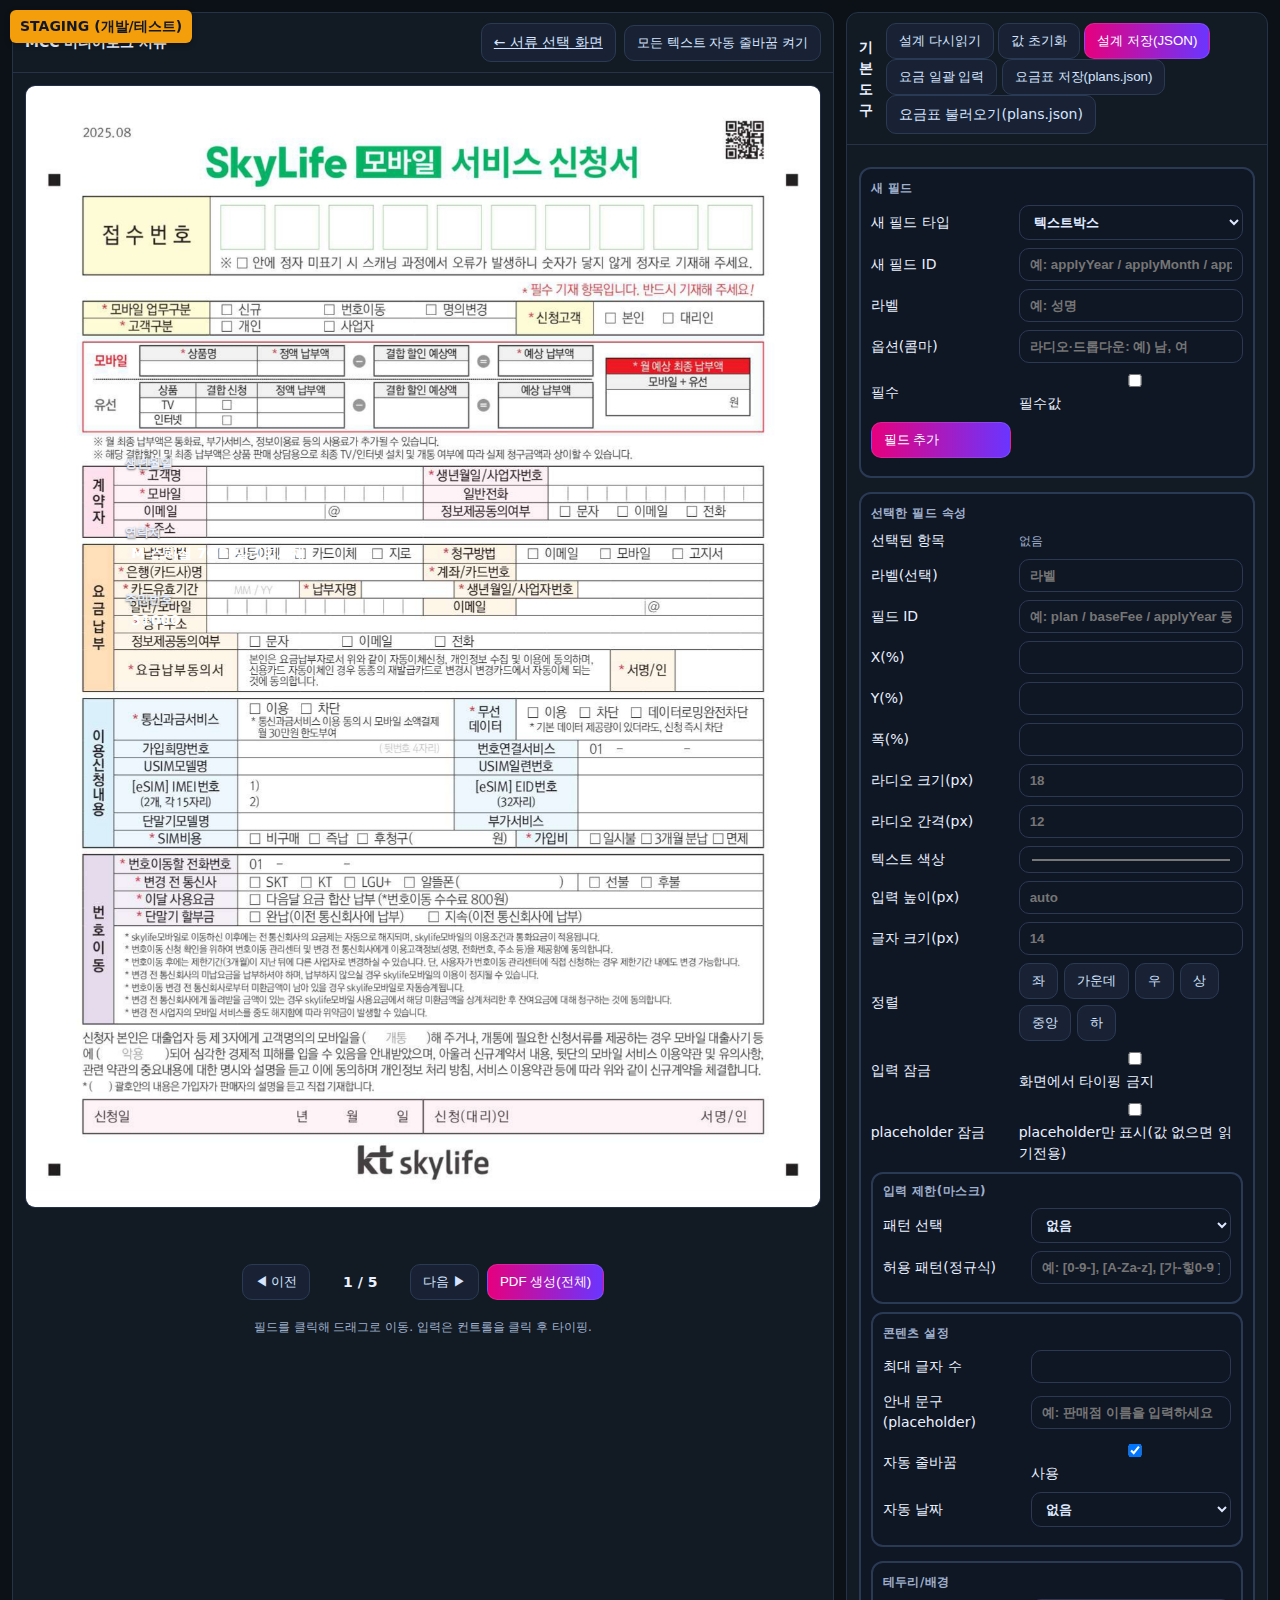
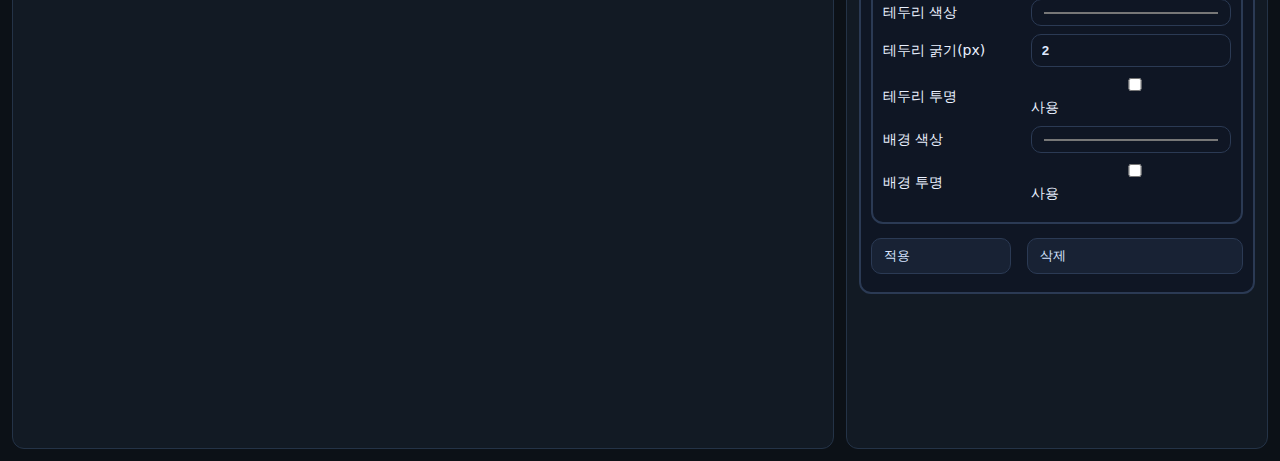
<file: brands/kt/skylife/index.html>
<!doctype html>
<html lang="ko">
<head>
<meta charset="utf-8"/>
<meta name="viewport" content="width=device-width, initial-scale=1"/>
<title>MCCNETWORLD 스카이라이프 </title>

<link rel="icon" type="image/png" sizes="16x16"  href="/favicon-16x16.png">
<link rel="icon" type="image/png" sizes="32x32"  href="/favicon-32x32.png">
<link rel="icon" type="image/png" sizes="192x192" href="/android-chrome-192x192.png">
<link rel="icon" type="image/png" sizes="512x512" href="/android-chrome-512x512.png">
<link rel="apple-touch-icon" href="/apple-touch-icon.png">
<link rel="shortcut icon" href="/favicon.ico">
<meta name="theme-color" content="#0c1117"/>

<style>
  :root{
    --bg:#0c1117;--fg:#eaf1ff;--card:#121a24;--line:#243347;
    --pink:#e6007e;--vio:#6a35ff;--danger:#ff3b3b;
    --zoom:1;
    --stage-w:210mm;
    --stage-h:297mm;
    --phc:#c05;--phbg:#ffe08a66;
  }

  *{box-sizing:border-box;-webkit-print-color-adjust:exact;print-color-adjust:exact}
  html,body{margin:0;background:var(--bg);color:var(--fg);font:14px/1.5 system-ui,"Noto Sans KR",sans-serif}
  .wrap{display:grid;grid-template-columns:1.6fr 1fr;gap:12px;min-height:100vh;padding:12px}
  html.fill .wrap{grid-template-columns:1fr}
  .panel{background:var(--card);border:1px solid var(--line);border-radius:12px;overflow:visible}
  .hd{display:flex;align-items:center;justify-content:space-between;padding:10px 12px;border-bottom:1px solid var(--line)}
  .hd strong{font-weight:800}
  .btn{display:inline-flex;align-items:center;gap:6px;padding:8px 12px;border-radius:10px;border:1px solid #ffffff1f;background:linear-gradient(90deg,var(--pink),var(--vio));color:#fff;cursor:pointer}
  .btn--ghost{background:#182234;border-color:#2b3a54;color:#d6e4ff}
  .stack{padding:12px;overflow:auto}

  /* 화면 캔버스 */
  .paper{position:relative;width:min(1480px,100%);margin:auto;border:1px solid #223049;border-radius:10px;background:#0f1624;height:calc((var(--stage-h)) * var(--zoom));overflow:hidden;}
  .stage{width:var(--stage-w);height:var(--stage-h);transform-origin:top left;transform:scale(var(--zoom));position:relative;}
  .stage img{position:absolute;inset:0;width:100%;height:100%;object-fit:fill;pointer-events:none}
  .overlay{position:absolute;inset:0}

  /* 필드 */
  .field{position:absolute;transform:none;cursor:move;z-index:2;--fs:14px;}
  .field.checkbox{transform:translate(-50%,-50%)}
  .label{position:absolute;top:-16px;left:0;font-size:12px;font-weight:800;text-shadow:0 1px 2px #0009}
  .field input,.field textarea,.field select{
    width:100%;background:transparent;border:none;color:var(--fgc,#fff);
    height:var(--ih,auto);outline:none;padding:6px 6px 3px;font:600 var(--fs)/1.2 system-ui
  }
  .field textarea{
    white-space:pre-wrap;word-break:break-word;overflow-wrap:anywhere;
    overflow:hidden;resize:none !important;scrollbar-width:none;min-height:5px;max-height:none !important;
  }
  .field textarea::-webkit-scrollbar{display:none}

  /* 입력 잠금(시각적 안내만) */
  .field [data-locked="1"]{caret-color:transparent}
  .field [data-locked="1"]::placeholder{color:var(--phc);font-weight:900;background:var(--phbg);padding:0 .25em;border-radius:6px;}

  /* 체크/라디오 */
  .field.checkbox input,.field.radio input[type="checkbox"]{
    appearance:none;-webkit-appearance:none;background:transparent;
    border:var(--tick-bdw,1.6px) solid var(--tick-bdc,#000);
    position:relative;vertical-align:middle;display:inline-block;box-sizing:border-box;
  }
  .field.checkbox input{width:var(--cksize,18px);height:var(--cksize,18px);border-radius:2px;}
  .field.checkbox input:checked::after{
    content:"";position:absolute;left:3px;top:0px;width:calc(var(--cksize,18px) - 6px);height:calc(var(--cksize,18px) - 6px);
    border-right:2px solid #000;border-bottom:2px solid #000;transform:rotate(45deg) translateY(-2px);
  }
  .field.checkbox .label{top:0;left:24px}
  .field.radio{white-space:nowrap}
  .field.radio .radio-item{display:inline-flex;align-items:center;gap:6px;margin-right:var(--rgap,12px)}
  .field.radio input[type="checkbox"]{width:var(--rsize,18px);height:var(--rsize,18px);border-radius:2px;}
  .field.radio input[type="checkbox"]:checked::after{content:"";position:absolute;inset:1px;background:#000;}
  .field.radio .radio-item span{display:none}

  .sel{outline:3px solid #00d2ff66;border-radius:8px}

  /* 우측 기본도구 */
  .group{border:2px solid #2b3a54;border-radius:12px;padding:10px;margin:10px 0 14px;background:#0f1624}
  .group h4{margin:0 0 8px;font-size:12px;color:#9fb0cc;font-weight:800;letter-spacing:.4px}
  .row{display:grid;grid-template-columns:140px 1fr;gap:8px;align-items:center;margin-bottom:8px}
  .row input,.row select,.row textarea{width:100%;background:#0f1624;border:1px solid #2b3a54;border-radius:10px;color:#dfe9ff;outline:none;padding:8px 10px;font-weight:700}
  .hint{color:#9fb0cc;font-size:12px}
  .stack .paper{margin-bottom:56px}
  .stack{padding-bottom:140px}
  .pager{display:flex;align-items:center;gap:8px;justify-content:center;margin:6px 0 18px;flex-wrap:wrap}
  #pageInfo{min-width:84px;text-align:center;font-weight:800}

  .toast{position:fixed;left:0;right:0;bottom:16px;display:none;justify-content:center;z-index:9999}
  .toast__card{background:#172131;border:1px solid #2b3a54;border-radius:10px;padding:10px 12px;color:#fff;max-width:680px;width:calc(100% - 32px)}
  .invalid{outline:3px solid var(--danger)!important;background:rgba(255,59,59,.2);border-radius:8px}
  html.fill .builder{display:none}

  /* 인쇄 공통 */
  @page{size:A4 portrait;margin:0}
  #printAll{display:none}
  .print-value{display:none;white-space:pre-wrap;word-break:break-word;overflow-wrap:anywhere;padding:6px 6px 3px;font:600 var(--fs)/1.2 system-ui}

  /* 인쇄 */
  @media print{
    body{background:#fff}
    .wrap,.builder,.pager,.hint,.hd,#affPopup{display:none !important}
    #printAll{display:block}
    .pageWrap{width:210mm;height:297mm;position:relative;overflow:visible;padding:1mm;box-sizing:border-box;page-break-after:always;}
    .pageWrap:last-child{page-break-after:auto}
    #printAll .stage{transform:scale(1)}
    #printAll .paper{border:none;height:auto}
    #printAll .stage img{width:100%;height:100%;object-fit:fill}
    #printAll .overlay{position:absolute;inset:0;overflow:visible !important}
    #printAll,#printAll *{font-family:system-ui,"Noto Sans KR",sans-serif !important;letter-spacing:0 !important}
    #printAll .field input,#printAll .field textarea,#printAll .field select{color:#000 !important;background:transparent !important;border-bottom:none !important}
    #printAll .label{color:#000 !important;text-shadow:none !important}
    #printAll .field select{display:none !important}
    #printAll .field .print-value{display:block !important;color:#000 !important}
    #printAll textarea{overflow:visible!important;height:auto!important;resize:none!important;max-height:none!important}
    .field.checkbox input,.field.radio input[type="checkbox"]{
      appearance:none !important;-webkit-appearance:none !important;background:transparent !important;
      border:var(--tick-bdw,1.6px) solid var(--tick-bdc,#000) !important;position:relative !important;vertical-align:middle;
    }
    .field.checkbox input{width:var(--cksize,18px) !important;height:var(--cksize,18px) !important;border-radius:2px !important}
    .field.checkbox input:checked::after{
      content:"";position:absolute;left:3px;top:0px;width:calc(var(--cksize,18px) - 6px);height:calc(var(--cksize,18px) - 6px);
      border-right:2px solid #000;border-bottom:2px solid #000;transform:rotate(45deg) translateY(-2px);
    }
    .field.radio input[type="checkbox"]{width:var(--rsize,18px) !important;height:var(--rsize,18px) !important;border-radius:2px !important}
    .field.radio input[type="checkbox"]:checked::after{content:"";position:absolute;inset:1px;background:#000}
    .field.checkbox .label{top:0;left:24px}
  }

  /* 텍스트 박스 보조 */
  .field.hasBorder input[type="text"],.field.hasBorder textarea{border:var(--bdw,2px) solid var(--bdc,#ff3b3b) !important;border-radius:8px;background:transparent;padding:6px 8px;}
  #printAll .field.hasBorder input[type="text"],#printAll .field.hasBorder textarea{border:var(--bdw,2px) solid var(--bdc,#ff3b3b) !important;border-bottom:none !important;border-radius:8px;}
  .field.hasBG input[type="text"],.field.hasBG textarea{background:var(--bgc,transparent) !important}
  #printAll .field.hasBG input[type="text"],#printAll .field.hasBG textarea{background:var(--bgc,transparent) !important}

  .affBanner{display:none;position:sticky;top:0;z-index:50;margin:6px 0 10px}
  .affBanner__card{background:#ffe08a;color:#2a2100;border:1px solid #cfa442;border-radius:10px;padding:10px 12px;font-weight:800}
  #affPopup{position:fixed;left:50%;transform:translateX(-50%);top:10px;z-index:99999;display:none}
  #affPopup .card b{font-weight:900}

  /* extraData 상단 표시 바 */
  .extraBar{display:none;margin:6px 0 0}
  .extraBar__card{background:#0f2036;border:1px solid #2b3a54;border-radius:10px;padding:8px 10px;font-weight:800;color:#cfe0ff}
  .extraBar__label{opacity:.85;margin-right:8px}

  /* ===== 환경 분리용 추가 ===== */
  /* 개발(스테이징) 배지 */
  html.is-staging .env-badge{
    position:fixed;z-index:9999;top:10px;left:10px;
    padding:6px 10px;border-radius:6px;font-weight:700;
    background:#f59e0b;color:#111827;box-shadow:0 2px 6px rgba(0,0,0,.2);
    user-select:none;pointer-events:none;
  }
  /* 운영에서는 디자이너 패널/버튼 전부 숨김 */
  html.is-prod .builder{display:none !important;}
  html.is-prod .hd .builder{display:none !important;}
</style>

<!-- 환경 자동 판별(운영/스테이징) + 운영에서 작성 모드 강제 -->
<script>
(function(){
  const host = location.hostname;
  // ⬇ 로컬에서도 스테이징으로 취급
  const IS_LOCAL   = /^(localhost|127\.0\.0\.1)$/i.test(host);
  const IS_STAGING = host.startsWith('staging.') || IS_LOCAL;
  document.documentElement.classList.toggle('is-staging', IS_STAGING);
  document.documentElement.classList.toggle('is-prod', !IS_STAGING);

  const fav = document.querySelector('link[rel="icon"][sizes="32x32"]') || document.querySelector('link[rel="icon"]');
  if (IS_STAGING) {
    document.title = 'STAGING · ' + document.title.replace(/^STAGING ·\s*/,'');
    if (fav) fav.href = '/favicon-32x32.png?v=stg';
    const b = document.createElement('div');
    b.className = 'env-badge';
    b.textContent = 'STAGING (개발/테스트)';
    window.addEventListener('DOMContentLoaded', ()=>document.body.appendChild(b));
  } else {
    document.title = document.title.replace(/^STAGING ·\s*/,'');
    if (fav) fav.href = '/favicon-32x32.png?v=prod';
    const url = new URL(location.href);
    if (!url.searchParams.has('mode')) { url.searchParams.set('mode','fill'); history.replaceState(null,'',url.toString()); }
  }
})();
</script>
</head>
<body>
<div class="wrap">
  <!-- ===== 왼쪽: 서류 화면 ===== -->
  <section class="panel">
    <!-- ✅ 헤더: 한 번만, 오른쪽에 뒤로가기 + 빌더 버튼 -->
    <div class="hd">
      <strong>MCC 미디어로그 서류</strong>

      <div style="display:flex; gap:8px; align-items:center">
        <!-- 메인(서류 선택 화면)으로 돌아가기 -->
        <a href="/index.html" class="btn btn--ghost" id="backToHub">
          ← 서류 선택 화면
        </a>

        <!-- 기존 빌더 버튼 -->
        <div class="builder">
          <button class="btn--ghost btn" id="enableWrapAll">
            모든 텍스트 자동 줄바꿈 켜기
          </button>
        </div>
      </div>
    </div>

    <div class="stack">
      <div id="affBanner" class="affBanner"><div class="affBanner__card">제휴 요금제 진행 시 <b> C-1 성함·동의 체크</b>가 필요합니다.</div></div>

      <!-- extraData 표시 바 -->
      <div id="extraBar" class="extraBar">
        <div class="extraBar__card"><span class="extraBar__label">추가 데이터</span><span id="extraBarText"></span></div>
      </div>

      <div class="paper" id="paper">
        <div class="stage" id="stage">
          <img id="bg" src="images/adult-1.jpg" alt="">
          <div class="overlay" id="overlay"></div>
        </div>
      </div>

      <div class="pager">
        <button class="btn--ghost btn" id="prev">◀ 이전</button>
        <div id="pageInfo">1 / 7</div>
        <button class="btn--ghost btn" id="next">다음 ▶</button>
        <button class="btn" id="btnPdf">PDF 생성(전체)</button>
      </div>
      <p class="hint" style="text-align:center">필드를 클릭해 드래그로 이동. 입력은 컨트롤을 클릭 후 타이핑.</p>
    </div>
  </section>

  <!-- ===== 오른쪽: 빌더 패널 ===== -->
  <section class="panel builder">
    <div class="hd">
      <strong>기본 도구</strong>
      <div>
        <button class="btn--ghost btn" id="reload">설계 다시읽기</button>
        <button class="btn--ghost btn" id="resetValues">값 초기화</button>
        <button class="btn" id="saveJson">설계 저장(JSON)</button>

        <!-- 요금표 관리 -->
        <button class="btn--ghost btn" id="bulkPlansBtn">요금 일괄 입력</button>
        <button class="btn--ghost btn" id="savePlans">요금표 저장(plans.json)</button>
        <label class="btn--ghost btn" style="cursor:pointer">
          <input type="file" id="loadPlansFile" accept="application/json" hidden>요금표 불러오기(plans.json)
        </label>
      </div>
    </div>

    <div class="stack">
      <div class="group">
        <h4>새 필드</h4>
        <div class="row"><div>새 필드 타입</div>
          <select id="newType">
            <option value="text">텍스트박스</option>
            <option value="textarea">텍스트영역</option>
            <option value="select">드롭다운</option>
            <option value="radio">라디오(단일선택)</option>
            <option value="checkbox">체크박스</option>
          </select>
        </div>
        <div class="row"><div>새 필드 ID</div><input id="newId" placeholder="예: applyYear / applyMonth / applyDay 등"></div>
        <div class="row"><div>라벨</div><input id="newLabel" placeholder="예: 성명"></div>
        <div class="row"><div>옵션(콤마)</div><input id="newOpts" placeholder="라디오·드롭다운: 예) 남, 여"></div>
        <div class="row"><div>필수</div><label><input type="checkbox" id="newReq"> 필수값</label></div>
        <div class="row"><button class="btn" id="addField">필드 추가</button></div>
      </div>

      <div id="propBox" class="group">
        <h4>선택한 필드 속성</h4>
        <div class="row"><div>선택된 항목</div><div id="selInfo" class="hint">없음</div></div>

        <div class="row"><div>라벨(선택)</div><input id="p_label" type="text" placeholder="라벨"></div>
        <div class="row"><div>필드 ID</div><input id="p_id" type="text" placeholder="예: plan / baseFee / applyYear 등"></div>

        <div class="row" id="row_opts"><div>옵션(콤마)</div><input id="p_options" type="text" placeholder="예: 남, 여 / 또는 옵션 목록"></div>
        <div class="row" id="row_req"><div>필수</div><label><input type="checkbox" id="p_required"> 반드시 작성</label></div>

        <div class="row"><div>X(%)</div><input id="p_x" type="number" step="0.1"></div>
        <div class="row"><div>Y(%)</div><input id="p_y" type="number" step="0.1"></div>
        <div class="row"><div>폭(%)</div><input id="p_w" type="number" step="0.1"></div>

        <div class="row"><div>라디오 크기(px)</div><input id="p_radioSize" type="number" min="10" max="32" step="1" placeholder="18"></div>
        <div class="row"><div>라디오 간격(px)</div><input id="p_radioGap" type="number" min="0" max="60" step="1" placeholder="12"></div>

        <div class="row"><div>텍스트 색상</div><input id="p_color" type="color" value="#000000"></div>
        <div class="row"><div>입력 높이(px)</div><input id="p_height" type="number" min="5" max="60" step="1" placeholder="auto"></div>
        <div class="row"><div>글자 크기(px)</div><input id="p_fontSize" type="number" min="5" max="32" step="1" placeholder="14"></div>
        <div class="row"><div>정렬</div>
          <div style="display:flex;gap:6px;flex-wrap:wrap">
            <button class="btn--ghost btn" id="alignLeft">좌</button>
            <button class="btn--ghost btn" id="alignCX">가운데</button>
            <button class="btn--ghost btn" id="alignRight">우</button>
            <button class="btn--ghost btn" id="alignTop">상</button>
            <button class="btn--ghost btn" id="alignCY">중앙</button>
            <button class="btn--ghost btn" id="alignBottom">하</button>
          </div>
        </div>

        <div class="row"><div>입력 잠금</div>
          <label><input type="checkbox" id="p_locked"> 화면에서 타이핑 금지</label>
        </div>
        <div class="row"><div>placeholder 잠금</div>
          <label><input type="checkbox" id="p_lockOnPh"> placeholder만 표시(값 없으면 읽기전용)</label>
        </div>

        <div class="group" style="margin:8px 0 0;padding-top:8px">
          <h4>입력 제한(마스크)</h4>
          <div class="row"><div>패턴 선택</div>
            <select id="p_mask">
              <option value="">없음</option>
              <option value="number">숫자만</option>
              <option value="tel">전화번호(숫자-)</option>
              <option value="alpha">영문</option>
              <option value="alnum">영문+숫자</option>
              <option value="hangul">한글만</option>
              <option value="custom">사용자정의(정규식)</option>
            </select>
          </div>
          <div class="row"><div>허용 패턴(정규식)</div><input id="p_maskRe" type="text" placeholder="예: [0-9-], [A-Za-z], [가-힣0-9 ]"></div>
        </div>

        <div class="group" style="margin-top:8px">
          <h4>콘텐츠 설정</h4>
          <div class="row"><div>최대 글자 수</div><input id="p_maxlen" type="number" min="1" max="500" step="1"></div>
          <div class="row"><div>안내 문구(placeholder)</div><input id="p_placeholder" type="text" placeholder="예: 판매점 이름을 입력하세요"></div>
          <div class="row"><div>자동 줄바꿈</div><label><input id="p_wrap" type="checkbox" checked> 사용</label></div>
          <div class="row"><div>자동 날짜</div>
            <select id="p_autoDate">
              <option value="">없음</option>
              <option value="year">년(YYYY)</option>
              <option value="month">월(MM)</option>
              <option value="day">일(DD)</option>
            </select>
          </div>
        </div>

        <div class="group" style="margin-top:8px">
          <h4>테두리/배경</h4>
          <div class="row"><div>테두리 색상</div><input id="p_borderColor" type="color" value="#ff3b3b"></div>
          <div class="row"><div>테두리 굵기(px)</div><input id="p_borderWidth" type="number" min="1" max="8" step="1" placeholder="2"></div>
          <div class="row"><div>테두리 투명</div><label><input type="checkbox" id="p_borderTransparent"> 사용</label></div>
          <div class="row"><div>배경 색상</div><input id="p_bgColor" type="color" value="#000000"></div>
          <div class="row"><div>배경 투명</div><label><input type="checkbox" id="p_bgTransparent"> 사용</label></div>
        </div>

        <div class="row" style="margin-top:8px">
          <button class="btn--ghost btn" id="applyProp">적용</button>
          <button class="btn--ghost btn" id="delField" style="margin-left:8px">삭제</button>
        </div>
      </div>
    </div>
  </section>
</div>

<div id="printAll"></div>

<div class="toast" id="toast"><div class="toast__card">
  <b>작성되지 않은 필수 항목이 있습니다</b>
  <ul id="missList" style="margin:8px 0 0 18px;padding:0"></ul>
  <div style="display:flex;justify-content:flex-end;margin-top:8px"><button class="btn--ghost btn" id="tClose">확인</button></div>
</div></div>

<div id="affPopup"><div class="card">⚠️ <b>제휴 요금제</b>입니다. <b> C-1 성함·동의 체크</b>가 모두 완료되어야 진행됩니다.</div></div>

<script>
/* ===== 모드/상태 ===== */
const FILL  = new URLSearchParams(location.search).get('mode')==='fill';
const FRESH = new URLSearchParams(location.search).get('fresh')==='1';
if(FILL) document.documentElement.classList.add('fill');

let selected=-1;
let pages=[{bg:'images/adult-1.jpg',fields:[]}], pageIndex=0;

const paper   = document.getElementById('paper');
const stage   = document.getElementById('stage');
const overlay = document.getElementById('overlay');
const bg      = document.getElementById('bg');
const pageInfo= document.getElementById('pageInfo');
const affBanner=document.getElementById('affBanner');
const affPopup = document.getElementById('affPopup');

/* extraData 바 노드 */
const extraBar = document.getElementById('extraBar');
const extraBarText = document.getElementById('extraBarText');

/* ★ 누적/재귀 방지 상태 변수 */
let LAST_EXTRA_TXT = '';
let __MIRRORING__ = false;

const clamp=(v,a,b)=>Math.max(a,Math.min(b,v));
const num=(v,d)=>{const n=parseFloat(v);return isNaN(n)?d:n;};
const cur=()=>pages[pageIndex];

/* ===== 화면 줌 ===== */
function applyZoom(){
  stage.style.transform='scale(1)';
  const stageRect = stage.getBoundingClientRect();
  const targetW = paper.clientWidth;
  let z = targetW / Math.max(stageRect.width,1);
  z = Math.max(0.4, Math.min(2, z));
  document.documentElement.style.setProperty('--zoom', z);
  stage.style.transform = '';
  paper.style.height = (stage.offsetHeight * z) + 'px';
}
window.addEventListener('resize', applyZoom);

/* ===== 자동 저장 (값만) ===== */
const AUTOSAVE_KEY='overlay_autosave_v4';
let saveTimer=null;
const collectValuesOnly=()=>({pageIndex,values:pages.map(pg=>({fields:(pg.fields||[]).map(f=>({id:f.id||'',value:f.type==='checkbox'?!!f.value:(f.value??'')}))}))});
function applyValuesOnly(s){
  if(!s||!s.values) return;
  s.values.forEach((pgSnap,i)=>{ const pg=pages[i]; if(!pg) return;
    (pg.fields||[]).forEach((f,j)=>{ const sv=pgSnap.fields?.[j]; if(!sv) return; f.value=(f.type==='checkbox')?!!sv.value:sv.value; });
  });
  if(Number.isInteger(s.pageIndex)) pageIndex=clamp(s.pageIndex,0,pages.length-1);
}
function scheduleSave(){ if(saveTimer) clearTimeout(saveTimer); saveTimer=setTimeout(()=>{ try{localStorage.setItem(AUTOSAVE_KEY,JSON.stringify(collectValuesOnly()));}catch(_){} },250); }
function tryLoadAutosave(){ try{const raw=localStorage.getItem(AUTOSAVE_KEY); if(!raw) return; applyValuesOnly(JSON.parse(raw));}catch(_){} }
const clearAutosave=()=>{ try{localStorage.removeItem(AUTOSAVE_KEY);}catch(_){} };

/* ===== 드롭다운 글자 자동 축소 ===== */
function fitSelectText(sel, maxPx = 16, minPx = 8, arrowPx) {
  try {
    const text = (sel.options[sel.selectedIndex] || {}).text || sel.value || '';
    const style = getComputedStyle(sel);
    const padL = parseFloat(style.paddingLeft) || 0;
    const padR = parseFloat(style.paddingRight) || 0;
    const ARROW_W = (typeof arrowPx === 'number') ? arrowPx : 17;
    const inner = sel.clientWidth - padL - padR - ARROW_W;
    if (inner <= 0 || !text) return;
    let meas = document.getElementById('__measure_span__');
    if (!meas) {
      meas = document.createElement('span');
      meas.id = '__measure_span__';
      meas.style.position = 'fixed';
      meas.style.visibility = 'hidden';
      meas.style.whiteSpace = 'nowrap';
      meas.style.left = '-9999px';
      document.body.appendChild(meas);
    }
    meas.style.fontFamily = style.fontFamily;
    meas.style.fontWeight = style.fontWeight;
    meas.style.fontStyle = style.fontStyle;
    meas.style.letterSpacing = style.letterSpacing;
    meas.style.textTransform = style.textTransform;

    for (let px = maxPx; px >= minPx; px -= 0.5) {
      meas.style.fontSize = px + 'px';
      meas.textContent = text;
      if (meas.getBoundingClientRect().width <= inner) {
        sel.style.fontSize = px + 'px';
        return;
      }
    }
    sel.style.fontSize = minPx + 'px';
  } catch (_) {}
}
const refitAllSelects=()=>overlay.querySelectorAll('select').forEach(fitSelectText);

/* ===== textarea 자동 높이 ===== */
function autosizeTA(el){ try{ el.style.height='auto'; el.style.height=Math.max(el.scrollHeight,5)+'px'; }catch(_){} }
function autosizeAllTextareas(root){ (root||document).querySelectorAll('textarea').forEach(autosizeTA); }

/* ===== 설계 로드 ===== */
function seed7(){
  // 필요에 따라 adult/teen 배경을 다르게 쓰고 싶으면 여기서 분기하세요.
  pages = [...Array(7)].map((_,i)=>({ bg:`images/page${i+1}.jpg`, fields:[] }));
}

/* 쿼리파라미터에서 문서종류/연령대 읽기 */
const QS  = new URLSearchParams(location.search);
const DOC = (QS.get('doc') || 'join').toLowerCase();   // join | change | cancel
const AGE = (QS.get('age') || 'adult').toLowerCase();  // adult | teen

function designFileOf(doc, age){
  if (doc === 'change') return 'overlay-design.change.json';
  if (doc === 'cancel') return 'overlay-design.cancel.json';
  return (age === 'teen') ? 'overlay-design.teen.json' : 'overlay-design.adult.json';
}
function buildDesignUrl(){
  // v에 Date.now()를 붙여 캐시 제거
  return `./${designFileOf(DOC, AGE)}?v=${Date.now()}`;
}

async function loadDesign(){
  try{
    const url = buildDesignUrl();
    const r = await fetch(url, { cache: 'no-store' });
    if (r.ok) {
      const j = await r.json();
      if (Array.isArray(j.pages) && j.pages.length) {
        pages = j.pages;
      } else {
        seed7();
      }
    } else {
      seed7();
    }
  } catch (err) {
    console.error('[loadDesign] fetch 실패:', err);
    seed7();
  }
  pageIndex = 0;
}
/* ===== 유틸 ===== */
const PLAN_LABEL_RE = /(요금제|요금.?상품)/i;
const PLAN_ID_RE    = /^(plan|planselect|plan_name)$/i;

const findFieldsAllPages=id=>{const a=[]; pages.forEach(pg=>(pg.fields||[]).forEach(f=>{if(f.id===id)a.push(f);})); return a;};
const getFieldById=id=>(cur().fields||[]).find(x=>x.id===id);
const setFieldValue=(id,v)=>findFieldsAllPages(id).forEach(f=>{f.value=(f.type==='checkbox')?!!v:v;});

/* 모든 페이지에서 ID로 찾기 */
function getFieldsByIdAll(id){
  id=String(id||'').toLowerCase();
  const out=[];
  pages.forEach((pg,pi)=>(pg.fields||[]).forEach((f,idx)=>{
    if(String(f.id||'').toLowerCase()===id) out.push({f,pi,idx});
  }));
  return out;
}
function getFirstFieldById(id){
  const a=getFieldsByIdAll(id);
  return a.length ? a[0].f : null;
}

/* ===== 자필(잠금) 키 입력 방지 ===== */
function blockTyping(el){
  const prevent = e=>{ if(e.key !== 'Tab') e.preventDefault(); };
  el.addEventListener('keydown', prevent);
  el.addEventListener('beforeinput', e=>e.preventDefault());
  el.addEventListener('paste', e=>e.preventDefault());
}

/* ===== 자동 날짜 입력 ===== */
function fillAutoDates(){
  const now = new Date();
  const yyyy = String(now.getFullYear());
  const mm   = String(now.getMonth()+1).padStart(2,'0');
  const dd   = String(now.getDate()).padStart(2,'0');
  pages.forEach(pg=>{
    (pg.fields||[]).forEach(f=>{
      if(!f || !f.autoDate) return;
      if(f.value && String(f.value).trim()) return;
      if(f.autoDate==='year')  f.value = yyyy;
      if(f.autoDate==='month') f.value = mm;
      if(f.autoDate==='day')   f.value = dd;
    });
  });
}

/* ======== 요금제 자동 매칭(plans.json) ======== */
let PLANS = [];
let PLANS_MAP = new Map(); // name -> { baseFee, discountFee, totalFee, extraDataGb, bundleAnyone }

function parseMoney(v){
  if(v==null || v==='') return null;
  const n = Number(String(v).replace(/[^\d.-]/g,''));
  return isFinite(n) ? n : null;
}
function moneyToString(n){ return (n==null) ? '' : String(n); }

function normalizePlans(json){
  const names = [];
  const map = new Map();

  if(Array.isArray(json)){
    json.forEach(item=>{
      if(item && typeof item==='object'){
        const name = String(item.name ?? item.plan ?? '').trim();
        if(!name) return;
        const base = parseMoney(item.baseFee ?? item.base ?? item.base_fee);
        const disc = parseMoney(item.discountFee ?? item.discount ?? item.discount_fee);
        let total  = parseMoney(item.totalFee ?? item.total ?? item.total_fee);
        if(total==null && base!=null && disc!=null) total = base - disc;

        const extra = parseMoney(item.extraDataGb);
        const bundleAnyone = !!item.bundleAnyone;

        names.push(name);
        map.set(name,{baseFee:base, discountFee:disc, totalFee:total, extraDataGb:extra, bundleAnyone});
      }else{
        const name = String(item).trim();
        if(!name) return;
        names.push(name);
        map.set(name,{baseFee:null, discountFee:null, totalFee:null, extraDataGb:null, bundleAnyone:false});
      }
    });
  }else if(json && typeof json==='object'){
    Object.entries(json).forEach(([k,v])=>{
      const name = String(k).trim();
      let base=null, disc=null, total=null, extra=null, bundleAnyone=false;
      if(v && typeof v==='object'){
        base = parseMoney(v.baseFee ?? v.base);
        disc = parseMoney(v.discountFee ?? v.discount);
        total= parseMoney(v.totalFee ?? v.total);
        if(total==null && base!=null && disc!=null) total = base - disc;
        extra = parseMoney(v.extraDataGb);
        bundleAnyone = !!v.bundleAnyone;
      }
      names.push(name);
      map.set(name,{baseFee:base, discountFee:disc, totalFee:total, extraDataGb:extra, bundleAnyone});
    });
  }

  const uniq = Array.from(new Set(names));
  return {names:uniq, map};
}

function getPlanSelectTargets(){
  const targets=[];
  pages.forEach((pg,pi)=> (pg.fields||[]).forEach((f,idx)=>{
    if(f.type!=='select') return;
    const byId    = PLAN_ID_RE.test(String(f.id||''));
    const byLabel = PLAN_LABEL_RE.test(String(f.label||''));
    if(byId||byLabel) targets.push({f,pi,idx});
  }));
  return targets;
}

function applyPlansToDesign(){
  const list = Array.isArray(PLANS)?[...PLANS]:[];
  const targets = getPlanSelectTargets();
  targets.forEach(({f})=>{
    f.options = list;
    if(f.value && !list.includes(f.value)) f.value='';
  });
  render(); scheduleSave(); refitAllSelects();
}

function getFeeFieldsAll(){
  const base = getFieldsByIdAll('basefee').map(x=>x.f);
  const disc = getFieldsByIdAll('discountfee').map(x=>x.f);
  const tot  = getFieldsByIdAll('totalfee').map(x=>x.f);
  return {base, disc, tot};
}
function updateFeesFromPlan(planName, doRender=true){
  const info = PLANS_MAP.get(planName);
  if(!info) return;

  const {base, disc, tot} = getFeeFieldsAll();

  const baseVal = moneyToString(info.baseFee);
  const discVal = moneyToString(info.discountFee);
  let   totVal  = moneyToString(info.totalFee);
  if(!totVal && info.baseFee!=null && info.discountFee!=null){
    totVal = moneyToString(info.baseFee - info.discountFee);
  }

  base.forEach(f=>{ f.value = baseVal; });
  disc.forEach(f=>{ f.value = discVal; });
  tot.forEach(f=>{ f.value = totVal; });

  if(doRender){ render(); scheduleSave(); }
}

async function loadPlansJson(){
  const tryUrls = [
    './plans.json?v=2',          // 브랜드 전용
    '/public/plans.json?v=2',    // 공용 위치(있다면)
    '/plans.json?v=2'            // 최후 공용
  ];
  for (const url of tryUrls){
    try{
      const r = await fetch(url,{cache:'no-store'});
      if (!r.ok) continue;
      const json = await r.json();
      const root = (json && typeof json === 'object' && json.plans) ? json.plans : json;
      const {names,map} = normalizePlans(root);
      PLANS = names; PLANS_MAP = map;
      applyPlansToDesign();
      syncFeesFromExistingPlan();
      mirrorPlanNameIntoBoxes(getSelectedPlanName());
      return;
    }catch(_){}
  }
}
function syncFeesFromExistingPlan(){
  const tars = getPlanSelectTargets();
  tars.forEach(({f})=>{
    if(f.value) updateFeesFromPlan(f.value,false);
  });
  render(); scheduleSave();
}

/* ===== 제휴/추가데이터 인식 ===== */
function getSelectedPlanName(){
  const tars = getPlanSelectTargets();
  const sel = tars.find(t => t.f.value)?.f;
  return sel ? sel.value : '';
}
function isAffiliatePlan(planName){
  const name = String(planName || '');
  const AFF_RE = /(밀리의\s*서재|밀리의서재|지니\s*뮤직|지니뮤직|cu\s*20%?\s*할인|메가박스\s*free|제휴)/i;
  if (AFF_RE.test(name)) return true;
  const info = PLANS_MAP.get(planName);
  return !!(info && info.bundleAnyone);
}

/* ===== 렌더 ===== */
function render(){
  const p=cur();
  bg.src=p.bg||'';
  overlay.innerHTML='';

  (p.fields||[]).forEach((f,i)=>{
    // 안전 클램프
    if (Number.isFinite(f.fontSize)) f.fontSize = clamp(f.fontSize,5,32);
    if (Number.isFinite(f.inputHeight)) f.inputHeight = clamp(f.inputHeight,5,60);

    const w=document.createElement('div');
    w.className='field '+(f.type==='radio'?'radio ':'')+(f.type==='checkbox'?'checkbox ':'')+(i===selected?' sel':'');

    const _w=(f.w??24);
    w.style.left  = `${f.x}%`;
    w.style.top   = `${f.y}%`;
    w.style.width = `${_w}%`;
    if (f.fontSize) w.style.setProperty('--fs', f.fontSize + 'px');
    w.dataset.i=i; if(f.id) w.dataset.id=f.id;

    if(f.type==='radio'){ w.style.setProperty('--rsize',(f.radioSize??18)+'px'); w.style.setProperty('--rgap',(f.radioGap??12)+'px'); }
    if(f.color) w.style.setProperty('--fgc',f.color);
    if (f.inputHeight) w.style.setProperty('--ih', f.inputHeight + 'px');

    if(f.type==='checkbox' || f.type==='radio'){
      const tickColor = f.borderTransparent ? 'transparent' : '#000';
      const tickWidth = Number.isFinite(Number(f.borderWidth)) ? Math.max(1, Math.min(8, Number(f.borderWidth))) : 1.6;
      w.style.setProperty('--tick-bdc', tickColor);
      w.style.setProperty('--tick-bdw', tickWidth + 'px');
    }

    const lab=document.createElement('div'); lab.className='label'; lab.textContent=f.label||''; w.appendChild(lab);

    let ctrl;
    const treatAsTextarea = (f.type==='textarea') || (f.type==='text');
    const lockByPlaceholder = !!f.lockOnPh && !!f.placeholder && !f.value;

    if (treatAsTextarea){
      ctrl = document.createElement('textarea');
      ctrl.value = f.value ?? '';
      if (f.placeholder) ctrl.placeholder = f.placeholder;
      if (f.maxLength) ctrl.maxLength = f.maxLength;

      if (f.locked || lockByPlaceholder){ ctrl.readOnly = true; ctrl.dataset.locked="1"; blockTyping(ctrl); }

      const onInput = ()=>{
        if (f.locked || lockByPlaceholder) return;
        let v = ctrl.value;
        v = applyMask(v, f.mask, f.maskRe);
        if (f.maxLength) v = v.slice(0, f.maxLength);
        if (v !== ctrl.value) {
          try{ const pos = ctrl.selectionStart; ctrl.value = v; ctrl.setSelectionRange(pos-1,pos-1);}catch(_){}
        }
        f.value = v; autosizeTA(ctrl); scheduleSave();
        evaluateAffBanner();
        evaluateExtraDataAndBar();
      };
      ctrl.addEventListener('input', onInput);
      requestAnimationFrame(()=>autosizeTA(ctrl));

    } else if(f.type==='select'){
      ctrl=document.createElement('select');
      (f.options||[]).forEach(o=>{const op=document.createElement('option'); op.value=op.textContent=o; ctrl.appendChild(op);});
      ctrl.value=f.value??'';
      if (f.locked || lockByPlaceholder){ ctrl.disabled = true; ctrl.dataset.locked="1"; }
      ctrl.onchange=()=>{
        f.value=ctrl.value;
        const isPlan = PLAN_ID_RE.test(String(f.id||'')) || PLAN_LABEL_RE.test(String(f.label||''));
        if(isPlan){
          updateFeesFromPlan(f.value);
          mirrorPlanNameIntoBoxes(f.value); // ★ 요금제명 미러링
        }
        scheduleSave(); fitSelectText(ctrl,16,9); evaluateAffBanner(); evaluateExtraDataAndBar();
      };
      requestAnimationFrame(()=>fitSelectText(ctrl,16,9));

    } else if(f.type==='checkbox'){
      ctrl=document.createElement('input');
      ctrl.type='checkbox';
      ctrl.checked=!!f.value;
      if (f.locked || lockByPlaceholder){ ctrl.disabled = true; ctrl.dataset.locked="1"; }
      w.style.setProperty('--cksize', (f.checkSize ?? 18) + 'px');
      ctrl.onchange=()=>{f.value=ctrl.checked; scheduleSave(); evaluateAffBanner(); evaluateExtraDataAndBar();};
      lab.style.top='0'; lab.style.left='24px';
    } 
    else if(f.type==='radio'){
      ctrl=document.createElement('div');
      const opts = (f.options && f.options.length)
        ? f.options
        : Array.from({ length: (f.radioCount || 2) }, (_, k) => String(k + 1));
      opts.forEach(o=>{
        const it=document.createElement('label'); it.className='radio-item';
        const cb=document.createElement('input'); cb.type='checkbox'; cb.value=o; cb.checked=(f.value===o);
        if (f.locked || lockByPlaceholder) cb.disabled = true;
        cb.onchange=()=>{ if(!cb.checked) return; ctrl.querySelectorAll('input[type="checkbox"]').forEach(x=>{if(x!==cb) x.checked=false;}); f.value=o; scheduleSave(); evaluateAffBanner(); evaluateExtraDataAndBar(); };
        const s=document.createElement('span'); s.textContent=o;
        it.appendChild(cb); it.appendChild(s); ctrl.appendChild(it);
      });
    } 
    else {
      ctrl=document.createElement('input'); ctrl.type='text'; ctrl.value=f.value??'';
      if (f.placeholder) ctrl.placeholder = f.placeholder;
      if (f.maxLength) ctrl.maxLength = f.maxLength;
      if (f.locked || lockByPlaceholder){ ctrl.readOnly = true; ctrl.dataset.locked="1"; blockTyping(ctrl); }
      ctrl.oninput=()=>{ if(f.locked || lockByPlaceholder) return; f.value=ctrl.value; scheduleSave(); evaluateAffBanner(); evaluateExtraDataAndBar(); };
    }

    if(f.color) ctrl.style.color=f.color;

    if((f.type==='text'||f.type==='textarea')&&(f.borderColor||f.borderTransparent)){
      w.classList.add('hasBorder');
      w.style.setProperty('--bdc',f.borderTransparent?'transparent':(f.borderColor||'#ff3b3b'));
      w.style.setProperty('--bdw',(f.borderWidth??2)+'px');
    }else{
      w.classList.remove('hasBorder'); w.style.removeProperty('--bdc'); w.style.removeProperty('--bdw');
    }
    if((f.type==='text'||f.type==='textarea')&&(f.bgColor||f.bgTransparent)){
      w.classList.add('hasBG');
      w.style.setProperty('--bgc',f.bgTransparent?'transparent':(f.bgColor||'transparent'));
    }else{
      w.classList.remove('hasBG'); w.style.removeProperty('--bgc');
    }

    ctrl.addEventListener('mousedown',e=>e.stopPropagation());
    w.appendChild(ctrl); overlay.appendChild(w);

    if(!FILL){ w.addEventListener('mousedown',e=>startDrag(e,i,w)); w.addEventListener('click',()=>select(i)); }
  });

  if(!FILL) updatePanel();
  pageInfo.textContent = `${pageIndex+1} / ${pages.length}`;
  requestAnimationFrame(refitAllSelects);
  requestAnimationFrame(()=>autosizeAllTextareas(overlay));
  requestAnimationFrame(applyZoom);

  requestAnimationFrame(()=>{
    evaluateAffBanner();
    evaluateExtraDataAndBar();
    forceMirrorPlan(); // ★ 렌더마다 요금제명 강제 동기화
  });
}

/* ===== 입력 마스크 ===== */
function maskFilterByRegex(value, allowPattern){
  try{ const re=new RegExp(allowPattern); let out=''; for(const ch of String(value)) if(re.test(ch)) out+=ch; return out; }catch(_){ return value; }
}
function applyMask(value, mask, maskRe){
  if(mask==='custom' && maskRe) return maskFilterByRegex(value, maskRe);
  switch(mask){
    case 'number': return String(value).replace(/[^\d]/g,'');
    case 'tel':    return String(value).replace(/[^\d-]/g,'');
    case 'alpha':  return String(value).replace(/[^A-Za-z\s]/g,'');
    case 'alnum':  return String(value).replace(/[^A-Za-z0-9\s]/g,'');
    case 'hangul': return String(value).replace(/[^\u3131-\u318E\uAC00-\uD7A3\s]/g,'');
    default:       return value;
  }
}

/* ===== 속성 패널 ===== */
const pLabel=document.getElementById('p_label'),
      pRadioSize=document.getElementById('p_radioSize'),
      pRadioGap=document.getElementById('p_radioGap'),
      pColor=document.getElementById('p_color'),
      pHeight=document.getElementById('p_height'),
      pWrap=document.getElementById('p_wrap'),
      pId=document.getElementById('p_id'),
      pOptions=document.getElementById('p_options'),
      pRequired=document.getElementById('p_required'),
      pBorderColor=document.getElementById('p_borderColor'),
      pBorderWidth=document.getElementById('p_borderWidth'),
      pBorderTransparent=document.getElementById('p_borderTransparent'),
      pBgColor=document.getElementById('p_bgColor'),
      pBgTransparent=document.getElementById('p_bgTransparent'),
      pFontSize=document.getElementById('p_fontSize'),
      pMask=document.getElementById('p_mask'),
      pMaskRe=document.getElementById('p_maskRe'),
      pMaxLen=document.getElementById('p_maxlen'),
      pPlaceholder=document.getElementById('p_placeholder'),
      pAutoDate=document.getElementById('p_autoDate'),
      pLocked=document.getElementById('p_locked'),
      pLockOnPh=document.getElementById('p_lockOnPh');

function updatePanel(){
  const info=document.getElementById('selInfo'),
        px=document.getElementById('p_x'),
        py=document.getElementById('p_y'),
        pw=document.getElementById('p_w'),
        rowOpts=document.getElementById('row_opts'),
        rowReq=document.getElementById('row_req');
  if(selected<0){
    info.textContent='없음'; px.value=py.value=pw.value='';
    pLabel.value=''; pRadioSize.value=''; pRadioGap.value='';
    pColor.value='#000000'; pHeight.value=''; pWrap.checked=true; pId.value='';
    pBorderColor.value='#ff3b3b'; pBorderWidth.value=2; pBorderTransparent.checked=false;
    pBgColor.value='#000000'; pBgTransparent.checked=false;
    pFontSize.value=''; pMask.value=''; pMaskRe.value=''; pMaxLen.value=''; pPlaceholder.value='';
    pAutoDate.value=''; pLocked.checked=false; pLockOnPh.checked=false;
    if(rowOpts) rowOpts.style.display='none'; if(rowReq) rowReq.style.display='none';
    return;
  }
  const f=cur().fields[selected];
  info.textContent=(f.label||f.id||('필드'+(selected+1)));
  px.value=f.x; py.value=f.y; pw.value=f.w ?? 24;
  pLabel.value=f.label || ''; pRadioSize.value=(f.radioSize ?? 18); pRadioGap.value=(f.radioGap ?? 12);
  pColor.value=(f.color || '#000000'); pHeight.value=(f.inputHeight ?? ''); pWrap.checked=true; pId.value=f.id || '';
  pBorderColor.value=f.borderTransparent?'#000000':(f.borderColor||'#ff3b3b');
  pBorderWidth.value=(f.borderWidth ?? 2); pBorderTransparent.checked=!!f.borderTransparent;
  pBgColor.value=f.bgTransparent?'#000000':(f.bgColor||'#000000'); pBgTransparent.checked=!!f.bgTransparent;
  if(rowReq) rowReq.style.display=''; if(pRequired) pRequired.checked=!!f.required;
  if(rowOpts) rowOpts.style.display=(f.type==='select'||f.type==='radio')?'':'none';
  if(pOptions) pOptions.value=Array.isArray(f.options)? f.options.join(', ') : '';
  pFontSize.value = (f.fontSize ?? 14);
  pMask.value = f.mask || ''; pMaskRe.value = f.maskRe || '';
  pMaxLen.value = f.maxLength || '';
  pPlaceholder.value = f.placeholder || '';
  pAutoDate.value = f.autoDate || '';
  pLocked.checked = !!f.locked;
  pLockOnPh.checked = !!f.lockOnPh;
}
const select=i=>{selected=i; render();};

/* ===== 드래그 ===== */
function startDrag(e,i,el){
  let drag=true; const sx=e.clientX, sy=e.clientY; const r=stage.getBoundingClientRect();
  const f=cur().fields[i]; let lx=(f.x/100)*r.width, ly=(f.y/100)*r.height;
  e.preventDefault(); document.body.style.userSelect='none'; paper.style.cursor='grabbing';
  function mv(ev){
    if(!drag) return;
    const dx=(ev.clientX-sx), dy=(ev.clientY-sy);
    f.x=clamp(((lx+dx)/r.width)*100,0,100);
    f.y=clamp(((ly+dy)/r.height)*100,0,100);
    el.style.left=`${f.x}%`; el.style.top =`${f.y}%`;
    updatePanel();
  }
  function up(){ drag=false; window.removeEventListener('mousemove',mv); window.removeEventListener('mouseup',up); document.body.style.userSelect=''; paper.style.cursor=''; scheduleSave(); }
  window.addEventListener('mousemove',mv); window.addEventListener('mouseup',up);
}

/* ===== 필드 추가/적용/삭제 ===== */
document.getElementById('addField').onclick=()=>{
  const t=document.getElementById('newType').value,
        id=document.getElementById('newId').value.trim(),
        label=document.getElementById('newLabel').value.trim(),
        opts=document.getElementById('newOpts').value.split(',').map(s=>s.trim()).filter(Boolean),
        req=document.getElementById('newReq').checked;
  const base={id:(id||`${t}_${Date.now()}`),label,type:t,x:50,y:50,w:30,required:req};
  if(t==='select'||t==='radio') base.options=opts;
  if(t==='radio'){ base.radioSize=18; base.radioGap=12; }
  cur().fields.push(base); selected=cur().fields.length-1; render(); scheduleSave();
};
document.getElementById('applyProp').onclick=()=>{
  if(selected<0) return; const f=cur().fields[selected];
  f.x=clamp(num(document.getElementById('p_x').value,f.x),0,100);
  f.y=clamp(num(document.getElementById('p_y').value,f.y),0,100);
  f.w=clamp(num(document.getElementById('p_w').value,f.w??24),2,95);
  f.label=pLabel.value.trim();
  f.radioSize=clamp(num(pRadioSize.value,f.radioSize??18),10,32);
  f.radioGap=clamp(num(pRadioGap.value,f.radioGap??12),0,60);
  f.color=pColor.value||'#000000';
  const h=parseInt(pHeight.value,10); f.inputHeight=Number.isFinite(h)?clamp(h,5,60):undefined;
  f.wrap=true; f.id=(pId.value||'').trim()||f.id; f.required=!!pRequired?.checked;

  f.borderTransparent = !!pBorderTransparent?.checked;
  f.borderColor       = f.borderTransparent ? 'transparent' : ((pBorderColor?.value||'').trim()||undefined);
  const bw            = parseInt(pBorderWidth?.value,10);
  f.borderWidth       = Number.isFinite(bw)?clamp(bw,1,8):undefined;
  f.bgTransparent     = !!pBgTransparent?.checked;
  f.bgColor           = f.bgTransparent ? 'transparent' : ((pBgColor?.value||'').trim()||undefined);
  const fs            = parseInt(pFontSize?.value,10);
  f.fontSize          = Number.isFinite(fs)?clamp(fs,5,32):undefined;
  f.mask              = (pMask?.value||'');
  f.maskRe            = (pMaskRe?.value||'').trim();
  const ml            = parseInt(pMaxLen?.value,10);
  f.maxLength         = Number.isFinite(ml)?clamp(ml,1,500):undefined;
  f.placeholder       = (pPlaceholder?.value||'').trim();
  f.autoDate          = (pAutoDate?.value||'');
  f.locked            = !!pLocked?.checked;
  f.lockOnPh          = !!pLockOnPh?.checked;

  if((PLAN_ID_RE.test(String(f.id||'')) || PLAN_LABEL_RE.test(String(f.label||''))) && f.value){
    updateFeesFromPlan(f.value,false);
    mirrorPlanNameIntoBoxes(f.value);
  }
  if (f.type==='select' && (PLAN_ID_RE.test(f.id||'') || PLAN_LABEL_RE.test(f.label||''))) {
    f.options = Array.isArray(PLANS) ? [...PLANS] : [];
  }
  fillAutoDates();
  render(); scheduleSave();
};
document.getElementById('delField').onclick=()=>{ if(selected<0) return; cur().fields.splice(selected,1); selected=-1; render(); scheduleSave(); };

/* ===== 정렬 버튼 ===== */
function alignSelectedX(mode){
  if(selected<0) return; const f=cur().fields[selected];
  if(mode==='left')   f.x = 0;
  if(mode==='center') f.x = clamp(50 - (f.w??24)/2, 0, 100);
  if(mode==='right')  f.x = clamp(100 - (f.w??24), 0, 100);
  render(); scheduleSave();
}
function alignSelectedY(mode){
  if(selected<0) return; const f=cur().fields[selected];
  if(mode==='top')    f.y = 0;
  if(mode==='middle') f.y = 50;
  if(mode==='bottom') f.y = 100;
  render(); scheduleSave();
}
document.getElementById('alignLeft').onclick = ()=>alignSelectedX('left');
document.getElementById('alignCX').onclick   = ()=>alignSelectedX('center');
document.getElementById('alignRight').onclick= ()=>alignSelectedX('right');
document.getElementById('alignTop').onclick  = ()=>alignSelectedY('top');
document.getElementById('alignCY').onclick   = ()=>alignSelectedY('middle');
document.getElementById('alignBottom').onclick=()=>alignSelectedY('bottom');

/* ===== 페이지 ===== */
const changePage=d=>{pageIndex=clamp(pageIndex+d,0,pages.length-1); selected=-1; render(); scheduleSave();};
document.getElementById('prev').onclick=()=>changePage(-1);
document.getElementById('next').onclick=()=>changePage(1);

/* ===== 저장/초기화 ===== */
document.getElementById('saveJson').onclick=()=>{ const blob=new Blob([JSON.stringify({pages},null,2)],{type:'application/json'}); const a=document.createElement('a'); a.href=URL.createObjectURL(blob); a.download='overlay-design.json'; a.click(); URL.revokeObjectURL(a.href); };
document.getElementById('resetValues').onclick=()=>{
  pages.forEach(pg=>(pg.fields||[]).forEach(f=>delete f.value));
  selected=-1;
  affBanner.style.display='none';
  updateExtraBarDom('');
  mirrorExtraDataIntoBoxes('');
  mirrorPlanNameIntoBoxes('');
  clearAutosave();
  render();
  evaluateAffBanner();
  evaluateExtraDataAndBar();
};

/* ===== 필수 검증/토스트 ===== */
function findMissingAll(){
  const miss=[]; pages.forEach((pg,pi)=>{ (pg.fields||[]).forEach((f,fi)=>{ if(!f.required) return; const v=(f.type==='checkbox')?!!f.value:(f.value??'').toString().trim(); if(!v) miss.push({page:pi,idx:fi,label:(f.label||f.id||`필드${fi+1}`)}); }); });
  return miss;
}
function markInvalidForPage(pIdx,list){
  if(pIdx!==pageIndex) return;
  overlay.querySelectorAll('.field.invalid').forEach(el=>el.classList.remove('invalid'));
  list.forEach(m=>{ const el=overlay.querySelector(`.field[data-i="${m.idx}"]`); if(el) el.classList.add('invalid'); });
}
function showToast(items){
  const toast=document.getElementById('toast'), list=document.getElementById('missList');
  list.innerHTML=items.map(m=>`<li>${m}</li>`).join('');
  toast.style.display='flex';
  document.getElementById('tClose').onclick=()=>toast.style.display='none';
}

/* ===== 이미지/폰트 대기 ===== */
async function waitForImages(root){
  const imgs=Array.from(root.querySelectorAll('img'));
  if(!imgs.length) return;
  await Promise.all(imgs.map(img=>{
    if(img.complete && img.naturalWidth>0) return Promise.resolve();
    return new Promise(res=>{
      const done=()=>{ img.removeEventListener('load',done); img.removeEventListener('error',done); res(); };
      img.addEventListener('load',done,{once:true});
      img.addEventListener('error',done,{once:true});
    });
  }));
}

/* ===== 인쇄 DOM ===== */
function createPrintDOM(page, pageIdx){
  const wrap=document.createElement('div'); wrap.className='paper';
  const st=document.createElement('div'); st.className='stage'; st.style.transform='scale(1)';
  const img=document.createElement('img'); img.src=page.bg||'';
  const ov=document.createElement('div'); ov.className='overlay';

  st.appendChild(img); st.appendChild(ov); wrap.appendChild(st);

  (page.fields||[]).forEach(f=>{
    const w=document.createElement('div');
    w.className='field '+(f.type==='radio'?'radio ':'')+(f.type==='checkbox'?'checkbox ':'');

    w.style.left=`${f.x}%`; w.style.top=`${f.y}%`; w.style.width=`${(f.w??24)}%`;
    if(f.fontSize) w.style.setProperty('--fs',f.fontSize+'px');
    if(f.type==='radio'){ w.style.setProperty('--rsize',(f.radioSize??18)+'px'); w.style.setProperty('--rgap',(f.radioGap??12)+'px'); }
    if(f.color) w.style.setProperty('--fgc',f.color);
    if(f.inputHeight) w.style.setProperty('--ih',f.inputHeight+'px');

    if(f.type==='checkbox' || f.type==='radio'){
      const tickColor = f.borderTransparent ? 'transparent' : '#000';
      const tickWidth = Number.isFinite(Number(f.borderWidth)) ? Math.max(1, Math.min(8, Number(f.borderWidth))) : 1.6;
      w.style.setProperty('--tick-bdc', tickColor);
      w.style.setProperty('--tick-bdw', tickWidth + 'px');
    }

    const lab=document.createElement('div'); lab.className='label'; lab.textContent=f.label||''; w.appendChild(lab);

    let ctrl;
    const treatAsTextarea=(f.type==='textarea')||(f.type==='text');
    const lockByPlaceholder = !!f.lockOnPh && !!f.placeholder && !f.value;

    if(treatAsTextarea){
      ctrl=document.createElement('textarea');
      ctrl.value=f.value??'';
      if (f.placeholder && lockByPlaceholder) ctrl.placeholder = f.placeholder;
      ctrl.spellcheck=false; ctrl.style.overflow='visible'; ctrl.style.resize='none'; ctrl.style.height='auto'; ctrl.style.minHeight='5px';
      if (f.locked || lockByPlaceholder) ctrl.readOnly = true;
    }
    else if(f.type==='select'){
      ctrl=document.createElement('select');
      (f.options||[]).forEach(o=>{const op=document.createElement('option'); op.value=op.textContent=o; ctrl.appendChild(op);});
      ctrl.value=f.value??'';
      if (f.locked || lockByPlaceholder) ctrl.disabled = true;
      const pv=document.createElement('div'); pv.className='print-value';
      const selText=(ctrl.options[ctrl.selectedIndex]||{}).text||ctrl.value||'';
      pv.textContent=selText; w.appendChild(pv);
    }
    else if(f.type==='checkbox'){
      ctrl=document.createElement('input'); ctrl.type='checkbox'; ctrl.checked=!!f.value; w.style.setProperty('--cksize',(f.checkSize??18)+'px');
      if (f.locked || lockByPlaceholder) ctrl.disabled = true;
    }
    else if(f.type==='radio'){
      ctrl=document.createElement('div');
      const opts=(f.options&&f.options.length)?f.options:Array.from({length:f.radioCount||2},(_,k)=>String(k+1));
      opts.forEach(o=>{const it=document.createElement('label'); it.className='radio-item'; const cb=document.createElement('input'); cb.type='checkbox'; cb.checked=(f.value===o); if (f.locked || lockByPlaceholder) cb.disabled = true; const s=document.createElement('span'); s.textContent=o; it.appendChild(cb); it.appendChild(s); ctrl.appendChild(it);});
    }
    else{
      ctrl=document.createElement('input'); ctrl.type='text'; ctrl.value=f.value??'';
      if (f.placeholder && lockByPlaceholder) ctrl.placeholder = f.placeholder;
      if (f.locked || lockByPlaceholder) ctrl.readOnly = true;
    }

    if(f.color) ctrl.style.color=f.color;
    if(f.inputHeight && ctrl.tagName!=='TEXTAREA') ctrl.style.height=f.inputHeight+'px';

    if((f.type==='text'||f.type==='textarea')&&(f.borderColor||f.borderTransparent)){ w.classList.add('hasBorder'); w.style.setProperty('--bdc',f.borderTransparent?'transparent':(f.borderColor||'#ff3b3b')); w.style.setProperty('--bdw',(f.borderWidth??2)+'px'); }
    if((f.type==='text'||f.type==='textarea')&&(f.bgColor||f.bgTransparent)){ w.classList.add('hasBG'); w.style.setProperty('--bgc',f.bgTransparent?'transparent':(f.bgColor||'transparent')); }

    w.appendChild(ctrl); ov.appendChild(w);
  });

  if (pageIdx === 0) {
    const extra = computeExtraDataText();
    if (extra) {
      const bar=document.createElement('div');
      bar.style.position='absolute'; bar.style.left='2mm'; bar.style.top='2mm';
      bar.style.right='2mm'; bar.style.padding='4px 6px';
      bar.style.border='1px solid #2b3a54'; bar.style.borderRadius='6px';
      bar.style.background='#eef3ff'; bar.style.color='#000'; bar.style.fontWeight='800';
      bar.textContent='추가 데이터: ' + extra;
      ov.appendChild(bar);
    }
  }

  return wrap;
}
function buildPrintAll(){
  const container=document.getElementById('printAll');
  container.innerHTML='';
  pages.forEach((pg,idx)=>{
    const pageWrap=document.createElement('div'); pageWrap.className='pageWrap';
    const printed=createPrintDOM(pg, idx);
    pageWrap.appendChild(printed);
    container.appendChild(pageWrap);
  });
  requestAnimationFrame(()=>autosizeAllTextareas(container));
  return container;
}
async function printAllNow(){
  const container=buildPrintAll();
  if(document.fonts && document.fonts.ready){ try{ await document.fonts.ready; }catch{} }
  await waitForImages(container);
  await new Promise(r=>requestAnimationFrame(()=>requestAnimationFrame(r)));
  setTimeout(()=>window.print(),0);
}

/* ===== 인쇄 버튼 ===== */
document.getElementById('btnPdf').onclick=async ()=>{
  const all=findMissingAll();
  if(all.length){
    const first=all[0].page; pageIndex=first; render();
    const listForPage=all.filter(m=>m.page===first);
    markInvalidForPage(first,listForPage);
    showToast(listForPage.map(m=>`p${m.page+1} - ${m.label}`));
    return;
  }
  await printAllNow();
};

/* ===== 헤더 텍스트 박스 강제 줄바꿈 ===== */
function forceWrapForHeaderBox(){
  const re=/대리점|상담사|연락처/;
  pages.forEach(pg=>{
    (pg.fields||[]).forEach(f=>{
      if(f.type==='text' && re.test(String(f.label||''))){
        f.wrap = true;
        if(!f.inputHeight) f.inputHeight = 28;
      }
    });
  });
}

/* ===== 제휴 배너 표시 로직 ===== */
const AFF_SEEN_KEY = 'affBanner_seen_once';
function showAffBanner(show){ if(!affBanner) return; affBanner.style.display = show ? 'block' : 'none'; }
function oncePopup(){
  if (!affPopup) return;
  if (sessionStorage.getItem(AFF_SEEN_KEY)) return;
  affPopup.style.display='block';
  setTimeout(()=>{ affPopup.style.display='none'; },3000);
  sessionStorage.setItem(AFF_SEEN_KEY,'1');
}
function evaluateAffBanner(){
  try{
    const values=[];
    pages.forEach(pg=>(pg.fields||[]).forEach(f=>{
      const v=(f.type==='checkbox')?(f.value?'Y':''):(f.value||'');
      if(typeof v==='string') values.push(v);
    }));
    overlay.querySelectorAll('input,select,textarea').forEach(el=>{
      let v=''; if(el.type==='checkbox') v=el.checked?'Y':''; else v=el.value||'';
      if(typeof v==='string') values.push(v);
    });

    let hit = values.some(s=>/제휴|C-1/i.test(String(s)));
    const planName = getSelectedPlanName();
    if (isAffiliatePlan(planName)) hit = true;

    showAffBanner(hit); if(hit) oncePopup();
  }catch(_){}
}

/* ===== extraData 수집/표시 ===== */
function computeExtraDataText(){
  const pick = [];
  const SKIP_IDS = new Set(['extradata','extradataecho','extradatabox']);

  pages.forEach(pg=>(pg.fields||[]).forEach(f=>{
    const fid = String(f.id||'').toLowerCase();
    if (SKIP_IDS.has(fid)) return;

    const idHit    = fid==='extradata' || /(extra|추가\s*데이터)/i.test(fid);
    const labelHit = /(extra|추가\s*데이터)/i.test(String(f.label||''));
    if(!(idHit||labelHit)) return;

    let v = '';
    if (f.type==='checkbox') v = f.value ? 'Y' : '';
    else v = (f.value||'').toString().trim();
    if(v) pick.push(v);
  }));

  const planName = getSelectedPlanName();
  const info = PLANS_MAP.get(planName);
  if (info && info.extraDataGb){
    const token = info.bundleAnyone
      ? `아무나 결합 +${info.extraDataGb}GB`
      : `추가 데이터 +${info.extraDataGb}GB`;
    pick.push(token);
  }

  const tokens = pick
    .flatMap(s => String(s).split('/'))
    .map(s => s.replace(/\s+/g,' ').trim())
    .filter(Boolean);

  const uniq = Array.from(new Set(tokens));
  return uniq.join(' / ');
}
function updateExtraBarDom(txt){
  if(!extraBar || !extraBarText) return;
  if(txt && txt.trim()){
    extraBarText.textContent = txt.trim();
    extraBar.style.display = 'block';
  }else{
    extraBarText.textContent = '';
    extraBar.style.display = 'none';
  }
}
function mirrorExtraDataIntoBoxes(txt){
  if (__MIRRORING__) return;
  __MIRRORING__ = true;

  const targets = [];
  const idMatch = /^(extradata|extradatabox|extradataecho)$/i;
  const fuzzy   = /(extra|추가\s*데이터)/i;

  pages.forEach(pg => (pg.fields || []).forEach(f => {
    const id = String(f.id || '');
    const label = String(f.label || '');
    const byIdExact  = idMatch.test(id);
    const byIdFuzzy  = fuzzy.test(id);
    const byLabel    = fuzzy.test(label);
    if ((byIdExact || byIdFuzzy || byLabel) && (f.type === 'text' || f.type === 'textarea')) {
      targets.push(f);
    }
  }));

  targets.forEach(f => {
    f.value = txt || '';
    const node = overlay.querySelector(
      `.field[data-id="${f.id}"] textarea, .field[data-id="${f.id}"] input[type="text"]`
    );
    if (node) {
      node.value = txt || '';
      if (node.tagName === 'TEXTAREA') {
        try {
          node.style.height = 'auto';
          node.style.height = Math.max(node.scrollHeight, 5) + 'px';
        } catch (_) {}
      }
    }
  });

  __MIRRORING__ = false;
}
function evaluateExtraDataAndBar(){
  const txt = computeExtraDataText();
  updateExtraBarDom(txt);
  if (txt === LAST_EXTRA_TXT) return;
  LAST_EXTRA_TXT = txt;
  mirrorExtraDataIntoBoxes(txt);
}

/* ===== 요금제 수동 입력/저장/불러오기 ===== */
function parsePlansFromText(text){
  const raw=text.split(/\r?\n|,/).map(s=>s.trim()).filter(Boolean);
  return Array.from(new Set(raw));
}
function openBulkPlansPrompt(){
  const example=[
    '예시 입력 (한 줄에 하나 또는 콤마로 구분):',
    '베이직 5G 9GB','스페셜 15GB','무제한 11GB','','또는: 베이직 5G 9GB, 스페셜 15GB, 무제한 11GB'
  ].join('\n');
  const txt=prompt(example, PLANS.length?PLANS.join('\n'):'');
  if(txt==null) return;
  const parsed=parsePlansFromText(txt);
  if(!parsed.length){ alert('유효한 요금제가 없습니다.'); return; }
  PLANS=parsed;
  localStorage.setItem('plans_json_v1', JSON.stringify(PLANS));
  applyPlansToDesign();
  alert(`요금제 ${PLANS.length}개가 적용되었습니다.`);
}
function savePlansToFile(){
  const list=Array.isArray(PLANS)?PLANS:[];
  const blob=new Blob([JSON.stringify(list,null,2)],{type:'application/json'});
  const a=document.createElement('a'); a.href=URL.createObjectURL(blob); a.download='plans.json'; a.click(); URL.revokeObjectURL(a.href);
}
function hookLoadPlansFile(){
  const input=document.getElementById('loadPlansFile'); if(!input) return;
  input.onchange=async (e)=>{
    const file=e.target.files && e.target.files[0]; if(!file) return;
    try{
      const text=await file.text();
      const json=JSON.parse(text);
      const {names,map} = normalizePlans(json);
      PLANS=names; PLANS_MAP=map;
      localStorage.setItem('plans_json_v1', JSON.stringify(PLANS));
      applyPlansToDesign();
      syncFeesFromExistingPlan();
      mirrorPlanNameIntoBoxes(getSelectedPlanName());
      forceMirrorPlan();
      alert(`불러오기 완료: ${PLANS.length}개`);
    }catch(err){ alert('plans.json 읽기 실패: '+(err&&err.message?err.message:err)); }
    finally{ e.target.value=''; }
  };
}
(function initPlansUI(){
  const bulkBtn=document.getElementById('bulkPlansBtn');
  const saveBtn=document.getElementById('savePlans');
  if(bulkBtn) bulkBtn.onclick=openBulkPlansPrompt;
  if(saveBtn) saveBtn.onclick=savePlansToFile;
  hookLoadPlansFile();
  try{ const raw=localStorage.getItem('plans_json_v1'); if(raw){ PLANS=JSON.parse(raw); applyPlansToDesign(); } }catch(_){}
})();

/* ===== 요금제명 미러링 (앞장 → 다른 페이지 텍스트박스) ===== */
let __MIRROR_PLAN__ = false;
function mirrorPlanNameIntoBoxes(planName){
  if (__MIRROR_PLAN__) return;
  __MIRROR_PLAN__ = true;

  const targets = [];
  const idExact = /^(planecho|planname|selectedplan|plan_text)$/i;
  const fuzzy   = /(선택\s*요금(제|상품)\s*명?|요금제\s*명)/i;

  pages.forEach(pg => (pg.fields || []).forEach(f => {
    const id = String(f.id || '');
    const label = String(f.label || '');
    const byIdExact = idExact.test(id);
    const byFuzzy   = fuzzy.test(id) || fuzzy.test(label);
    if ((byIdExact || byFuzzy) && (f.type === 'text' || f.type === 'textarea')) {
      targets.push(f);
    }
  }));

  targets.forEach(f => {
    f.value = planName || '';
    const node = overlay.querySelector(
      `.field[data-id="${f.id}"] textarea, .field[data-id="${f.id}"] input[type="text"]`
    );
    if (node) {
      node.value = planName || '';
      if (node.tagName === 'TEXTAREA') {
        try {
          node.style.height = 'auto';
          node.style.height = Math.max(node.scrollHeight, 5) + 'px';
        } catch (_) {}
      }
    }
  });

  __MIRROR_PLAN__ = false;
}

/* ===== 현재 상태 기준 강제 동기화 ===== */
function forceMirrorPlan(){
  let v = getSelectedPlanName();
  try{
    const tars = getPlanSelectTargets();
    const onThisPage = tars.find(t => t.pi === pageIndex);
    if (onThisPage) {
      const dom = overlay.querySelector(`.field[data-id="${onThisPage.f.id}"] select`);
      if (dom && dom.value) v = dom.value;
    }
  }catch(_){}
  mirrorPlanNameIntoBoxes(v || '');
}

/* ===== 부트 ===== */
async function boot(){
  await loadDesign();
  forceWrapForHeaderBox();
  if(!FRESH) tryLoadAutosave(); else pages.forEach(pg=>(pg.fields||[]).forEach(f=>delete f.value));
  await loadPlansJson();
  fillAutoDates();
  render();
  evaluateAffBanner();
  evaluateExtraDataAndBar();
  syncFeesFromExistingPlan();
  mirrorPlanNameIntoBoxes(getSelectedPlanName());
  forceMirrorPlan(); // ★ 초기 진입 시에도 재동기화
}
document.getElementById('reload').onclick=boot;
window.addEventListener('DOMContentLoaded',()=>{ boot(); applyZoom(); });

/* ===== text → textarea 전환 스위치 ===== */
function enableWrapAllTextFields(){
  pages.forEach(pg => {
    (pg.fields || []).forEach(f => {
      if (f.type === 'text') {
        f.wrap = true;
        if (!f.inputHeight) f.inputHeight = 28;
      }
    });
  });
  render(); scheduleSave();
}
const wrapBtn = document.getElementById('enableWrapAll');
if (wrapBtn) wrapBtn.onclick = enableWrapAllTextFields;
</script>
</body>
</html>
</file>
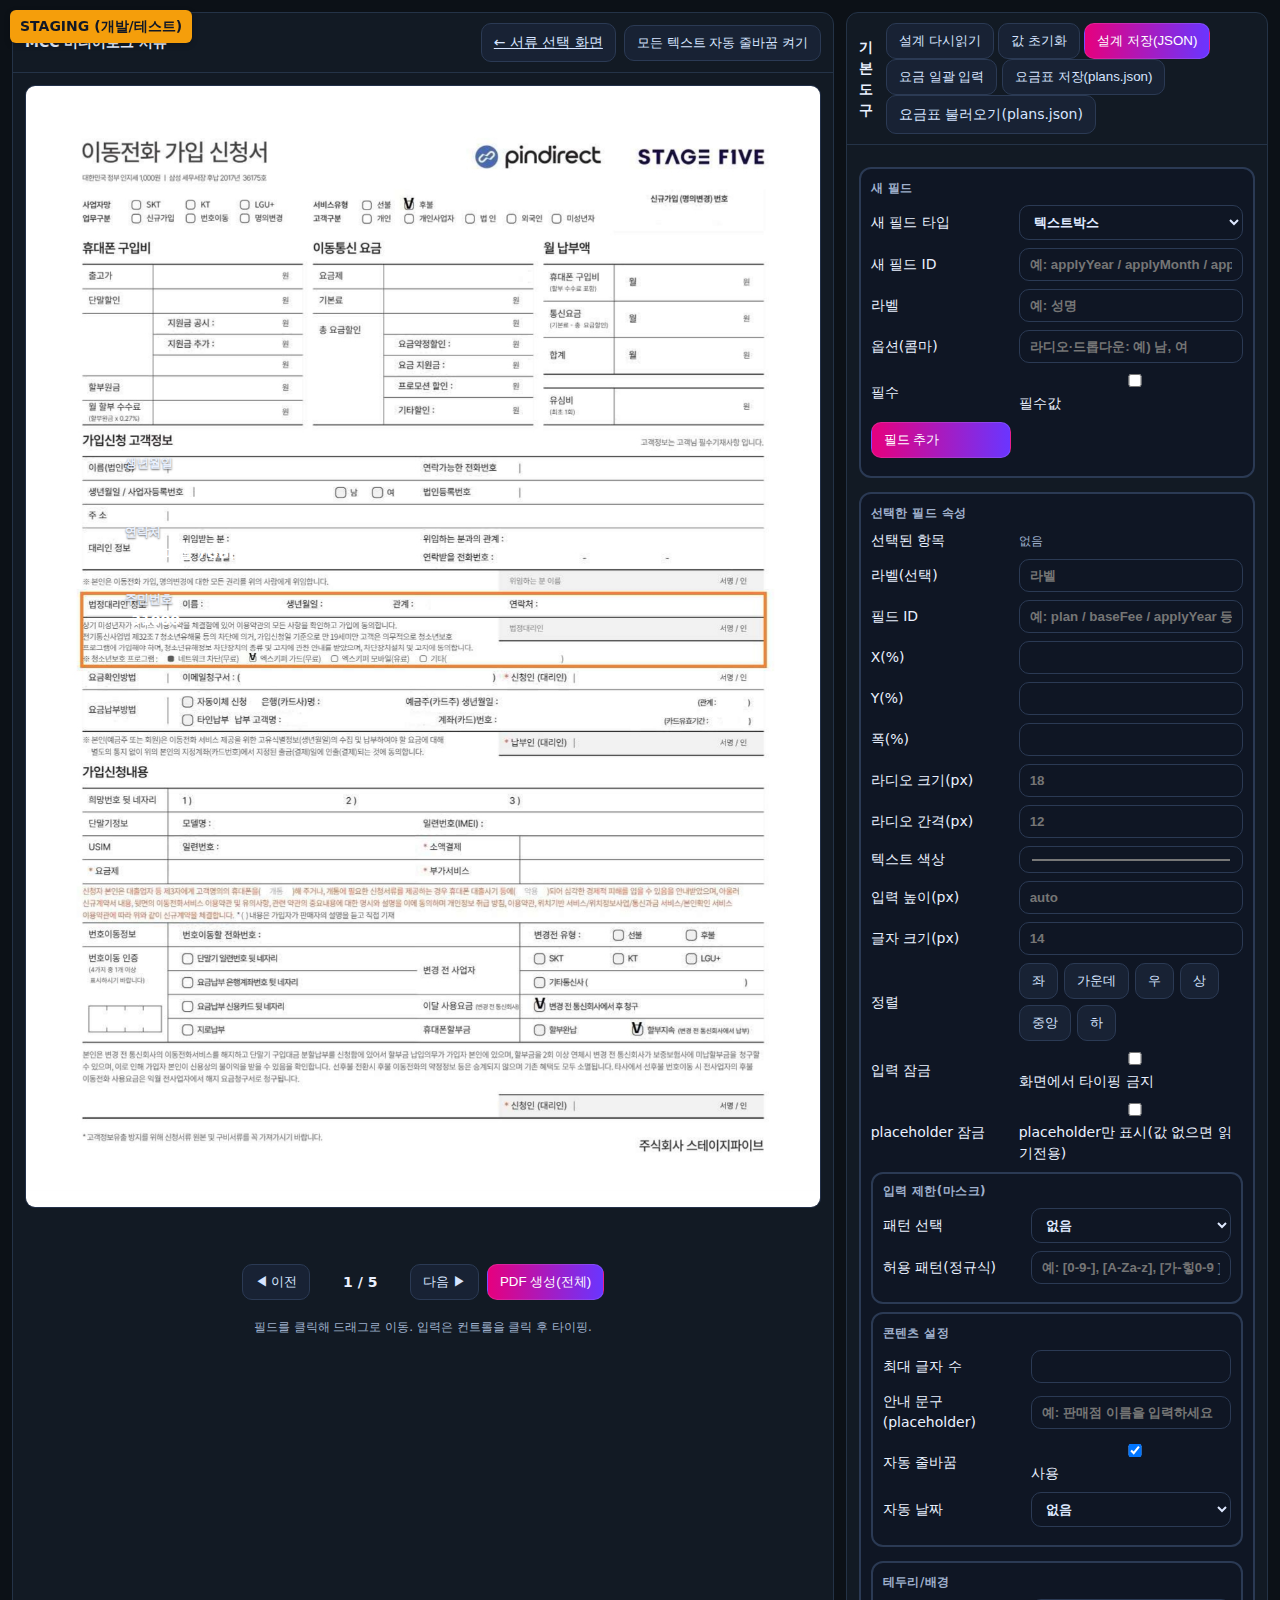
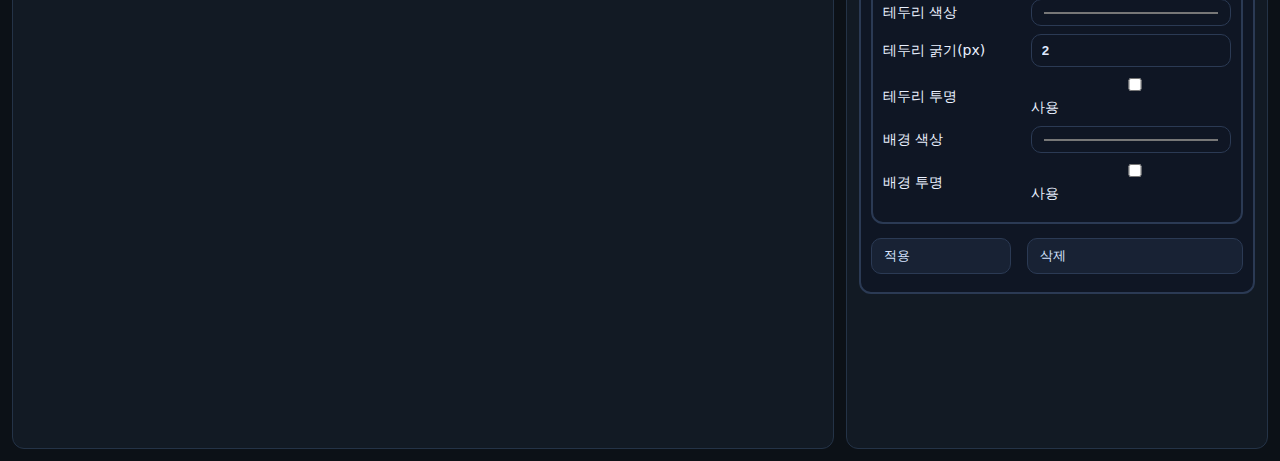
<file: brands/kt/stagefive/index.html>
<!doctype html>
<html lang="ko">
<head>
<meta charset="utf-8"/>
<meta name="viewport" content="width=device-width, initial-scale=1"/>
<title>MCCNETWORLD 스테이지파이브KT </title>

<link rel="icon" type="image/png" sizes="16x16"  href="/favicon-16x16.png">
<link rel="icon" type="image/png" sizes="32x32"  href="/favicon-32x32.png">
<link rel="icon" type="image/png" sizes="192x192" href="/android-chrome-192x192.png">
<link rel="icon" type="image/png" sizes="512x512" href="/android-chrome-512x512.png">
<link rel="apple-touch-icon" href="/apple-touch-icon.png">
<link rel="shortcut icon" href="/favicon.ico">
<meta name="theme-color" content="#0c1117"/>

<style>
  :root{
    --bg:#0c1117;--fg:#eaf1ff;--card:#121a24;--line:#243347;
    --pink:#e6007e;--vio:#6a35ff;--danger:#ff3b3b;
    --zoom:1;
    --stage-w:210mm;
    --stage-h:297mm;
    --phc:#c05;--phbg:#ffe08a66;
  }

  *{box-sizing:border-box;-webkit-print-color-adjust:exact;print-color-adjust:exact}
  html,body{margin:0;background:var(--bg);color:var(--fg);font:14px/1.5 system-ui,"Noto Sans KR",sans-serif}
  .wrap{display:grid;grid-template-columns:1.6fr 1fr;gap:12px;min-height:100vh;padding:12px}
  html.fill .wrap{grid-template-columns:1fr}
  .panel{background:var(--card);border:1px solid var(--line);border-radius:12px;overflow:visible}
  .hd{display:flex;align-items:center;justify-content:space-between;padding:10px 12px;border-bottom:1px solid var(--line)}
  .hd strong{font-weight:800}
  .btn{display:inline-flex;align-items:center;gap:6px;padding:8px 12px;border-radius:10px;border:1px solid #ffffff1f;background:linear-gradient(90deg,var(--pink),var(--vio));color:#fff;cursor:pointer}
  .btn--ghost{background:#182234;border-color:#2b3a54;color:#d6e4ff}
  .stack{padding:12px;overflow:auto}

  /* 화면 캔버스 */
  .paper{position:relative;width:min(1480px,100%);margin:auto;border:1px solid #223049;border-radius:10px;background:#0f1624;height:calc((var(--stage-h)) * var(--zoom));overflow:hidden;}
  .stage{width:var(--stage-w);height:var(--stage-h);transform-origin:top left;transform:scale(var(--zoom));position:relative;}
  .stage img{position:absolute;inset:0;width:100%;height:100%;object-fit:fill;pointer-events:none}
  .overlay{position:absolute;inset:0}

  /* 필드 */
  .field{position:absolute;transform:none;cursor:move;z-index:2;--fs:14px;}
  .field.checkbox{transform:translate(-50%,-50%)}
  .label{position:absolute;top:-16px;left:0;font-size:12px;font-weight:800;text-shadow:0 1px 2px #0009}
  .field input,.field textarea,.field select{
    width:100%;background:transparent;border:none;color:var(--fgc,#fff);
    height:var(--ih,auto);outline:none;padding:6px 6px 3px;font:600 var(--fs)/1.2 system-ui
  }
  .field textarea{
    white-space:pre-wrap;word-break:break-word;overflow-wrap:anywhere;
    overflow:hidden;resize:none !important;scrollbar-width:none;min-height:5px;max-height:none !important;
  }
  .field textarea::-webkit-scrollbar{display:none}

  /* 입력 잠금(시각적 안내만) */
  .field [data-locked="1"]{caret-color:transparent}
  .field [data-locked="1"]::placeholder{color:var(--phc);font-weight:900;background:var(--phbg);padding:0 .25em;border-radius:6px;}

  /* 체크/라디오 */
  .field.checkbox input,.field.radio input[type="checkbox"]{
    appearance:none;-webkit-appearance:none;background:transparent;
    border:var(--tick-bdw,1.6px) solid var(--tick-bdc,#000);
    position:relative;vertical-align:middle;display:inline-block;box-sizing:border-box;
  }
  .field.checkbox input{width:var(--cksize,18px);height:var(--cksize,18px);border-radius:2px;}
  .field.checkbox input:checked::after{
    content:"";position:absolute;left:3px;top:0px;width:calc(var(--cksize,18px) - 6px);height:calc(var(--cksize,18px) - 6px);
    border-right:2px solid #000;border-bottom:2px solid #000;transform:rotate(45deg) translateY(-2px);
  }
  .field.checkbox .label{top:0;left:24px}
  .field.radio{white-space:nowrap}
  .field.radio .radio-item{display:inline-flex;align-items:center;gap:6px;margin-right:var(--rgap,12px)}
  .field.radio input[type="checkbox"]{width:var(--rsize,18px);height:var(--rsize,18px);border-radius:2px;}
  .field.radio input[type="checkbox"]:checked::after{content:"";position:absolute;inset:1px;background:#000;}
  .field.radio .radio-item span{display:none}

  .sel{outline:3px solid #00d2ff66;border-radius:8px}

  /* 우측 기본도구 */
  .group{border:2px solid #2b3a54;border-radius:12px;padding:10px;margin:10px 0 14px;background:#0f1624}
  .group h4{margin:0 0 8px;font-size:12px;color:#9fb0cc;font-weight:800;letter-spacing:.4px}
  .row{display:grid;grid-template-columns:140px 1fr;gap:8px;align-items:center;margin-bottom:8px}
  .row input,.row select,.row textarea{width:100%;background:#0f1624;border:1px solid #2b3a54;border-radius:10px;color:#dfe9ff;outline:none;padding:8px 10px;font-weight:700}
  .hint{color:#9fb0cc;font-size:12px}
  .stack .paper{margin-bottom:56px}
  .stack{padding-bottom:140px}
  .pager{display:flex;align-items:center;gap:8px;justify-content:center;margin:6px 0 18px;flex-wrap:wrap}
  #pageInfo{min-width:84px;text-align:center;font-weight:800}

  .toast{position:fixed;left:0;right:0;bottom:16px;display:none;justify-content:center;z-index:9999}
  .toast__card{background:#172131;border:1px solid #2b3a54;border-radius:10px;padding:10px 12px;color:#fff;max-width:680px;width:calc(100% - 32px)}
  .invalid{outline:3px solid var(--danger)!important;background:rgba(255,59,59,.2);border-radius:8px}
  html.fill .builder{display:none}

  /* 인쇄 공통 */
  @page{size:A4 portrait;margin:0}
  #printAll{display:none}
  .print-value{display:none;white-space:pre-wrap;word-break:break-word;overflow-wrap:anywhere;padding:6px 6px 3px;font:600 var(--fs)/1.2 system-ui}

  /* 인쇄 */
  @media print{
    body{background:#fff}
    .wrap,.builder,.pager,.hint,.hd,#affPopup{display:none !important}
    #printAll{display:block}
    .pageWrap{width:210mm;height:297mm;position:relative;overflow:visible;padding:1mm;box-sizing:border-box;page-break-after:always;}
    .pageWrap:last-child{page-break-after:auto}
    #printAll .stage{transform:scale(1)}
    #printAll .paper{border:none;height:auto}
    #printAll .stage img{width:100%;height:100%;object-fit:fill}
    #printAll .overlay{position:absolute;inset:0;overflow:visible !important}
    #printAll,#printAll *{font-family:system-ui,"Noto Sans KR",sans-serif !important;letter-spacing:0 !important}
    #printAll .field input,#printAll .field textarea,#printAll .field select{color:#000 !important;background:transparent !important;border-bottom:none !important}
    #printAll .label{color:#000 !important;text-shadow:none !important}
    #printAll .field select{display:none !important}
    #printAll .field .print-value{display:block !important;color:#000 !important}
    #printAll textarea{overflow:visible!important;height:auto!important;resize:none!important;max-height:none!important}
    .field.checkbox input,.field.radio input[type="checkbox"]{
      appearance:none !important;-webkit-appearance:none !important;background:transparent !important;
      border:var(--tick-bdw,1.6px) solid var(--tick-bdc,#000) !important;position:relative !important;vertical-align:middle;
    }
    .field.checkbox input{width:var(--cksize,18px) !important;height:var(--cksize,18px) !important;border-radius:2px !important}
    .field.checkbox input:checked::after{
      content:"";position:absolute;left:3px;top:0px;width:calc(var(--cksize,18px) - 6px);height:calc(var(--cksize,18px) - 6px);
      border-right:2px solid #000;border-bottom:2px solid #000;transform:rotate(45deg) translateY(-2px);
    }
    .field.radio input[type="checkbox"]{width:var(--rsize,18px) !important;height:var(--rsize,18px) !important;border-radius:2px !important}
    .field.radio input[type="checkbox"]:checked::after{content:"";position:absolute;inset:1px;background:#000}
    .field.checkbox .label{top:0;left:24px}
  }

  /* 텍스트 박스 보조 */
  .field.hasBorder input[type="text"],.field.hasBorder textarea{border:var(--bdw,2px) solid var(--bdc,#ff3b3b) !important;border-radius:8px;background:transparent;padding:6px 8px;}
  #printAll .field.hasBorder input[type="text"],#printAll .field.hasBorder textarea{border:var(--bdw,2px) solid var(--bdc,#ff3b3b) !important;border-bottom:none !important;border-radius:8px;}
  .field.hasBG input[type="text"],.field.hasBG textarea{background:var(--bgc,transparent) !important}
  #printAll .field.hasBG input[type="text"],#printAll .field.hasBG textarea{background:var(--bgc,transparent) !important}

  .affBanner{display:none;position:sticky;top:0;z-index:50;margin:6px 0 10px}
  .affBanner__card{background:#ffe08a;color:#2a2100;border:1px solid #cfa442;border-radius:10px;padding:10px 12px;font-weight:800}
  #affPopup{position:fixed;left:50%;transform:translateX(-50%);top:10px;z-index:99999;display:none}
  #affPopup .card b{font-weight:900}

  /* extraData 상단 표시 바 */
  .extraBar{display:none;margin:6px 0 0}
  .extraBar__card{background:#0f2036;border:1px solid #2b3a54;border-radius:10px;padding:8px 10px;font-weight:800;color:#cfe0ff}
  .extraBar__label{opacity:.85;margin-right:8px}

  /* ===== 환경 분리용 추가 ===== */
  /* 개발(스테이징) 배지 */
  html.is-staging .env-badge{
    position:fixed;z-index:9999;top:10px;left:10px;
    padding:6px 10px;border-radius:6px;font-weight:700;
    background:#f59e0b;color:#111827;box-shadow:0 2px 6px rgba(0,0,0,.2);
    user-select:none;pointer-events:none;
  }
  /* 운영에서는 디자이너 패널/버튼 전부 숨김 */
  html.is-prod .builder{display:none !important;}
  html.is-prod .hd .builder{display:none !important;}
</style>

<!-- 환경 자동 판별(운영/스테이징) + 운영에서 작성 모드 강제 -->
<script>
(function(){
  const host = location.hostname;
  // ⬇ 로컬에서도 스테이징으로 취급
  const IS_LOCAL   = /^(localhost|127\.0\.0\.1)$/i.test(host);
  const IS_STAGING = host.startsWith('staging.') || IS_LOCAL;
  document.documentElement.classList.toggle('is-staging', IS_STAGING);
  document.documentElement.classList.toggle('is-prod', !IS_STAGING);

  const fav = document.querySelector('link[rel="icon"][sizes="32x32"]') || document.querySelector('link[rel="icon"]');
  if (IS_STAGING) {
    document.title = 'STAGING · ' + document.title.replace(/^STAGING ·\s*/,'');
    if (fav) fav.href = '/favicon-32x32.png?v=stg';
    const b = document.createElement('div');
    b.className = 'env-badge';
    b.textContent = 'STAGING (개발/테스트)';
    window.addEventListener('DOMContentLoaded', ()=>document.body.appendChild(b));
  } else {
    document.title = document.title.replace(/^STAGING ·\s*/,'');
    if (fav) fav.href = '/favicon-32x32.png?v=prod';
    const url = new URL(location.href);
    if (!url.searchParams.has('mode')) { url.searchParams.set('mode','fill'); history.replaceState(null,'',url.toString()); }
  }
})();
</script>
</head>
<body>
<div class="wrap">
  <!-- ===== 왼쪽: 서류 화면 ===== -->
  <section class="panel">
    <!-- ✅ 헤더: 한 번만, 오른쪽에 뒤로가기 + 빌더 버튼 -->
    <div class="hd">
      <strong>MCC 미디어로그 서류</strong>

      <div style="display:flex; gap:8px; align-items:center">
        <!-- 메인(서류 선택 화면)으로 돌아가기 -->
        <a href="/index.html" class="btn btn--ghost" id="backToHub">
          ← 서류 선택 화면
        </a>

        <!-- 기존 빌더 버튼 -->
        <div class="builder">
          <button class="btn--ghost btn" id="enableWrapAll">
            모든 텍스트 자동 줄바꿈 켜기
          </button>
        </div>
      </div>
    </div>

    <div class="stack">
      <div id="affBanner" class="affBanner"><div class="affBanner__card">제휴 요금제 진행 시 <b> C-1 성함·동의 체크</b>가 필요합니다.</div></div>

      <!-- extraData 표시 바 -->
      <div id="extraBar" class="extraBar">
        <div class="extraBar__card"><span class="extraBar__label">추가 데이터</span><span id="extraBarText"></span></div>
      </div>

      <div class="paper" id="paper">
        <div class="stage" id="stage">
          <img id="bg" src="images/adult-1.jpg" alt="">
          <div class="overlay" id="overlay"></div>
        </div>
      </div>

      <div class="pager">
        <button class="btn--ghost btn" id="prev">◀ 이전</button>
        <div id="pageInfo">1 / 7</div>
        <button class="btn--ghost btn" id="next">다음 ▶</button>
        <button class="btn" id="btnPdf">PDF 생성(전체)</button>
      </div>
      <p class="hint" style="text-align:center">필드를 클릭해 드래그로 이동. 입력은 컨트롤을 클릭 후 타이핑.</p>
    </div>
  </section>

  <!-- ===== 오른쪽: 빌더 패널 ===== -->
  <section class="panel builder">
    <div class="hd">
      <strong>기본 도구</strong>
      <div>
        <button class="btn--ghost btn" id="reload">설계 다시읽기</button>
        <button class="btn--ghost btn" id="resetValues">값 초기화</button>
        <button class="btn" id="saveJson">설계 저장(JSON)</button>

        <!-- 요금표 관리 -->
        <button class="btn--ghost btn" id="bulkPlansBtn">요금 일괄 입력</button>
        <button class="btn--ghost btn" id="savePlans">요금표 저장(plans.json)</button>
        <label class="btn--ghost btn" style="cursor:pointer">
          <input type="file" id="loadPlansFile" accept="application/json" hidden>요금표 불러오기(plans.json)
        </label>
      </div>
    </div>

    <div class="stack">
      <div class="group">
        <h4>새 필드</h4>
        <div class="row"><div>새 필드 타입</div>
          <select id="newType">
            <option value="text">텍스트박스</option>
            <option value="textarea">텍스트영역</option>
            <option value="select">드롭다운</option>
            <option value="radio">라디오(단일선택)</option>
            <option value="checkbox">체크박스</option>
          </select>
        </div>
        <div class="row"><div>새 필드 ID</div><input id="newId" placeholder="예: applyYear / applyMonth / applyDay 등"></div>
        <div class="row"><div>라벨</div><input id="newLabel" placeholder="예: 성명"></div>
        <div class="row"><div>옵션(콤마)</div><input id="newOpts" placeholder="라디오·드롭다운: 예) 남, 여"></div>
        <div class="row"><div>필수</div><label><input type="checkbox" id="newReq"> 필수값</label></div>
        <div class="row"><button class="btn" id="addField">필드 추가</button></div>
      </div>

      <div id="propBox" class="group">
        <h4>선택한 필드 속성</h4>
        <div class="row"><div>선택된 항목</div><div id="selInfo" class="hint">없음</div></div>

        <div class="row"><div>라벨(선택)</div><input id="p_label" type="text" placeholder="라벨"></div>
        <div class="row"><div>필드 ID</div><input id="p_id" type="text" placeholder="예: plan / baseFee / applyYear 등"></div>

        <div class="row" id="row_opts"><div>옵션(콤마)</div><input id="p_options" type="text" placeholder="예: 남, 여 / 또는 옵션 목록"></div>
        <div class="row" id="row_req"><div>필수</div><label><input type="checkbox" id="p_required"> 반드시 작성</label></div>

        <div class="row"><div>X(%)</div><input id="p_x" type="number" step="0.1"></div>
        <div class="row"><div>Y(%)</div><input id="p_y" type="number" step="0.1"></div>
        <div class="row"><div>폭(%)</div><input id="p_w" type="number" step="0.1"></div>

        <div class="row"><div>라디오 크기(px)</div><input id="p_radioSize" type="number" min="10" max="32" step="1" placeholder="18"></div>
        <div class="row"><div>라디오 간격(px)</div><input id="p_radioGap" type="number" min="0" max="60" step="1" placeholder="12"></div>

        <div class="row"><div>텍스트 색상</div><input id="p_color" type="color" value="#000000"></div>
        <div class="row"><div>입력 높이(px)</div><input id="p_height" type="number" min="5" max="60" step="1" placeholder="auto"></div>
        <div class="row"><div>글자 크기(px)</div><input id="p_fontSize" type="number" min="5" max="32" step="1" placeholder="14"></div>
        <div class="row"><div>정렬</div>
          <div style="display:flex;gap:6px;flex-wrap:wrap">
            <button class="btn--ghost btn" id="alignLeft">좌</button>
            <button class="btn--ghost btn" id="alignCX">가운데</button>
            <button class="btn--ghost btn" id="alignRight">우</button>
            <button class="btn--ghost btn" id="alignTop">상</button>
            <button class="btn--ghost btn" id="alignCY">중앙</button>
            <button class="btn--ghost btn" id="alignBottom">하</button>
          </div>
        </div>

        <div class="row"><div>입력 잠금</div>
          <label><input type="checkbox" id="p_locked"> 화면에서 타이핑 금지</label>
        </div>
        <div class="row"><div>placeholder 잠금</div>
          <label><input type="checkbox" id="p_lockOnPh"> placeholder만 표시(값 없으면 읽기전용)</label>
        </div>

        <div class="group" style="margin:8px 0 0;padding-top:8px">
          <h4>입력 제한(마스크)</h4>
          <div class="row"><div>패턴 선택</div>
            <select id="p_mask">
              <option value="">없음</option>
              <option value="number">숫자만</option>
              <option value="tel">전화번호(숫자-)</option>
              <option value="alpha">영문</option>
              <option value="alnum">영문+숫자</option>
              <option value="hangul">한글만</option>
              <option value="custom">사용자정의(정규식)</option>
            </select>
          </div>
          <div class="row"><div>허용 패턴(정규식)</div><input id="p_maskRe" type="text" placeholder="예: [0-9-], [A-Za-z], [가-힣0-9 ]"></div>
        </div>

        <div class="group" style="margin-top:8px">
          <h4>콘텐츠 설정</h4>
          <div class="row"><div>최대 글자 수</div><input id="p_maxlen" type="number" min="1" max="500" step="1"></div>
          <div class="row"><div>안내 문구(placeholder)</div><input id="p_placeholder" type="text" placeholder="예: 판매점 이름을 입력하세요"></div>
          <div class="row"><div>자동 줄바꿈</div><label><input id="p_wrap" type="checkbox" checked> 사용</label></div>
          <div class="row"><div>자동 날짜</div>
            <select id="p_autoDate">
              <option value="">없음</option>
              <option value="year">년(YYYY)</option>
              <option value="month">월(MM)</option>
              <option value="day">일(DD)</option>
            </select>
          </div>
        </div>

        <div class="group" style="margin-top:8px">
          <h4>테두리/배경</h4>
          <div class="row"><div>테두리 색상</div><input id="p_borderColor" type="color" value="#ff3b3b"></div>
          <div class="row"><div>테두리 굵기(px)</div><input id="p_borderWidth" type="number" min="1" max="8" step="1" placeholder="2"></div>
          <div class="row"><div>테두리 투명</div><label><input type="checkbox" id="p_borderTransparent"> 사용</label></div>
          <div class="row"><div>배경 색상</div><input id="p_bgColor" type="color" value="#000000"></div>
          <div class="row"><div>배경 투명</div><label><input type="checkbox" id="p_bgTransparent"> 사용</label></div>
        </div>

        <div class="row" style="margin-top:8px">
          <button class="btn--ghost btn" id="applyProp">적용</button>
          <button class="btn--ghost btn" id="delField" style="margin-left:8px">삭제</button>
        </div>
      </div>
    </div>
  </section>
</div>

<div id="printAll"></div>

<div class="toast" id="toast"><div class="toast__card">
  <b>작성되지 않은 필수 항목이 있습니다</b>
  <ul id="missList" style="margin:8px 0 0 18px;padding:0"></ul>
  <div style="display:flex;justify-content:flex-end;margin-top:8px"><button class="btn--ghost btn" id="tClose">확인</button></div>
</div></div>

<div id="affPopup"><div class="card">⚠️ <b>제휴 요금제</b>입니다. <b> C-1 성함·동의 체크</b>가 모두 완료되어야 진행됩니다.</div></div>

<script>
/* ===== 모드/상태 ===== */
const FILL  = new URLSearchParams(location.search).get('mode')==='fill';
const FRESH = new URLSearchParams(location.search).get('fresh')==='1';
if(FILL) document.documentElement.classList.add('fill');

let selected=-1;
let pages=[{bg:'images/adult-1.jpg',fields:[]}], pageIndex=0;

const paper   = document.getElementById('paper');
const stage   = document.getElementById('stage');
const overlay = document.getElementById('overlay');
const bg      = document.getElementById('bg');
const pageInfo= document.getElementById('pageInfo');
const affBanner=document.getElementById('affBanner');
const affPopup = document.getElementById('affPopup');

/* extraData 바 노드 */
const extraBar = document.getElementById('extraBar');
const extraBarText = document.getElementById('extraBarText');

/* ★ 누적/재귀 방지 상태 변수 */
let LAST_EXTRA_TXT = '';
let __MIRRORING__ = false;

const clamp=(v,a,b)=>Math.max(a,Math.min(b,v));
const num=(v,d)=>{const n=parseFloat(v);return isNaN(n)?d:n;};
const cur=()=>pages[pageIndex];

/* ===== 화면 줌 ===== */
function applyZoom(){
  stage.style.transform='scale(1)';
  const stageRect = stage.getBoundingClientRect();
  const targetW = paper.clientWidth;
  let z = targetW / Math.max(stageRect.width,1);
  z = Math.max(0.4, Math.min(2, z));
  document.documentElement.style.setProperty('--zoom', z);
  stage.style.transform = '';
  paper.style.height = (stage.offsetHeight * z) + 'px';
}
window.addEventListener('resize', applyZoom);

/* ===== 자동 저장 (값만) ===== */
const AUTOSAVE_KEY='overlay_autosave_v4';
let saveTimer=null;
const collectValuesOnly=()=>({pageIndex,values:pages.map(pg=>({fields:(pg.fields||[]).map(f=>({id:f.id||'',value:f.type==='checkbox'?!!f.value:(f.value??'')}))}))});
function applyValuesOnly(s){
  if(!s||!s.values) return;
  s.values.forEach((pgSnap,i)=>{ const pg=pages[i]; if(!pg) return;
    (pg.fields||[]).forEach((f,j)=>{ const sv=pgSnap.fields?.[j]; if(!sv) return; f.value=(f.type==='checkbox')?!!sv.value:sv.value; });
  });
  if(Number.isInteger(s.pageIndex)) pageIndex=clamp(s.pageIndex,0,pages.length-1);
}
function scheduleSave(){ if(saveTimer) clearTimeout(saveTimer); saveTimer=setTimeout(()=>{ try{localStorage.setItem(AUTOSAVE_KEY,JSON.stringify(collectValuesOnly()));}catch(_){} },250); }
function tryLoadAutosave(){ try{const raw=localStorage.getItem(AUTOSAVE_KEY); if(!raw) return; applyValuesOnly(JSON.parse(raw));}catch(_){} }
const clearAutosave=()=>{ try{localStorage.removeItem(AUTOSAVE_KEY);}catch(_){} };

/* ===== 드롭다운 글자 자동 축소 ===== */
function fitSelectText(sel, maxPx = 16, minPx = 8, arrowPx) {
  try {
    const text = (sel.options[sel.selectedIndex] || {}).text || sel.value || '';
    const style = getComputedStyle(sel);
    const padL = parseFloat(style.paddingLeft) || 0;
    const padR = parseFloat(style.paddingRight) || 0;
    const ARROW_W = (typeof arrowPx === 'number') ? arrowPx : 17;
    const inner = sel.clientWidth - padL - padR - ARROW_W;
    if (inner <= 0 || !text) return;
    let meas = document.getElementById('__measure_span__');
    if (!meas) {
      meas = document.createElement('span');
      meas.id = '__measure_span__';
      meas.style.position = 'fixed';
      meas.style.visibility = 'hidden';
      meas.style.whiteSpace = 'nowrap';
      meas.style.left = '-9999px';
      document.body.appendChild(meas);
    }
    meas.style.fontFamily = style.fontFamily;
    meas.style.fontWeight = style.fontWeight;
    meas.style.fontStyle = style.fontStyle;
    meas.style.letterSpacing = style.letterSpacing;
    meas.style.textTransform = style.textTransform;

    for (let px = maxPx; px >= minPx; px -= 0.5) {
      meas.style.fontSize = px + 'px';
      meas.textContent = text;
      if (meas.getBoundingClientRect().width <= inner) {
        sel.style.fontSize = px + 'px';
        return;
      }
    }
    sel.style.fontSize = minPx + 'px';
  } catch (_) {}
}
const refitAllSelects=()=>overlay.querySelectorAll('select').forEach(fitSelectText);

/* ===== textarea 자동 높이 ===== */
function autosizeTA(el){ try{ el.style.height='auto'; el.style.height=Math.max(el.scrollHeight,5)+'px'; }catch(_){} }
function autosizeAllTextareas(root){ (root||document).querySelectorAll('textarea').forEach(autosizeTA); }

/* ===== 설계 로드 ===== */
function seed7(){
  // 필요에 따라 adult/teen 배경을 다르게 쓰고 싶으면 여기서 분기하세요.
  pages = [...Array(7)].map((_,i)=>({ bg:`images/page${i+1}.jpg`, fields:[] }));
}

/* 쿼리파라미터에서 문서종류/연령대 읽기 */
const QS  = new URLSearchParams(location.search);
const DOC = (QS.get('doc') || 'join').toLowerCase();   // join | change | cancel
const AGE = (QS.get('age') || 'adult').toLowerCase();  // adult | teen

function designFileOf(doc, age){
  if (doc === 'change') return 'overlay-design.change.json';
  if (doc === 'cancel') return 'overlay-design.cancel.json';
  return (age === 'teen') ? 'overlay-design.teen.json' : 'overlay-design.adult.json';
}
function buildDesignUrl(){
  // v에 Date.now()를 붙여 캐시 제거
  return `./${designFileOf(DOC, AGE)}?v=${Date.now()}`;
}

async function loadDesign(){
  try{
    const url = buildDesignUrl();
    const r = await fetch(url, { cache: 'no-store' });
    if (r.ok) {
      const j = await r.json();
      if (Array.isArray(j.pages) && j.pages.length) {
        pages = j.pages;
      } else {
        seed7();
      }
    } else {
      seed7();
    }
  } catch (err) {
    console.error('[loadDesign] fetch 실패:', err);
    seed7();
  }
  pageIndex = 0;
}
/* ===== 유틸 ===== */
const PLAN_LABEL_RE = /(요금제|요금.?상품)/i;
const PLAN_ID_RE    = /^(plan|planselect|plan_name)$/i;

const findFieldsAllPages=id=>{const a=[]; pages.forEach(pg=>(pg.fields||[]).forEach(f=>{if(f.id===id)a.push(f);})); return a;};
const getFieldById=id=>(cur().fields||[]).find(x=>x.id===id);
const setFieldValue=(id,v)=>findFieldsAllPages(id).forEach(f=>{f.value=(f.type==='checkbox')?!!v:v;});

/* 모든 페이지에서 ID로 찾기 */
function getFieldsByIdAll(id){
  id=String(id||'').toLowerCase();
  const out=[];
  pages.forEach((pg,pi)=>(pg.fields||[]).forEach((f,idx)=>{
    if(String(f.id||'').toLowerCase()===id) out.push({f,pi,idx});
  }));
  return out;
}
function getFirstFieldById(id){
  const a=getFieldsByIdAll(id);
  return a.length ? a[0].f : null;
}

/* ===== 자필(잠금) 키 입력 방지 ===== */
function blockTyping(el){
  const prevent = e=>{ if(e.key !== 'Tab') e.preventDefault(); };
  el.addEventListener('keydown', prevent);
  el.addEventListener('beforeinput', e=>e.preventDefault());
  el.addEventListener('paste', e=>e.preventDefault());
}

/* ===== 자동 날짜 입력 ===== */
function fillAutoDates(){
  const now = new Date();
  const yyyy = String(now.getFullYear());
  const mm   = String(now.getMonth()+1).padStart(2,'0');
  const dd   = String(now.getDate()).padStart(2,'0');
  pages.forEach(pg=>{
    (pg.fields||[]).forEach(f=>{
      if(!f || !f.autoDate) return;
      if(f.value && String(f.value).trim()) return;
      if(f.autoDate==='year')  f.value = yyyy;
      if(f.autoDate==='month') f.value = mm;
      if(f.autoDate==='day')   f.value = dd;
    });
  });
}

/* ======== 요금제 자동 매칭(plans.json) ======== */
let PLANS = [];
let PLANS_MAP = new Map(); // name -> { baseFee, discountFee, totalFee, extraDataGb, bundleAnyone }

function parseMoney(v){
  if(v==null || v==='') return null;
  const n = Number(String(v).replace(/[^\d.-]/g,''));
  return isFinite(n) ? n : null;
}
function moneyToString(n){ return (n==null) ? '' : String(n); }

function normalizePlans(json){
  const names = [];
  const map = new Map();

  if(Array.isArray(json)){
    json.forEach(item=>{
      if(item && typeof item==='object'){
        const name = String(item.name ?? item.plan ?? '').trim();
        if(!name) return;
        const base = parseMoney(item.baseFee ?? item.base ?? item.base_fee);
        const disc = parseMoney(item.discountFee ?? item.discount ?? item.discount_fee);
        let total  = parseMoney(item.totalFee ?? item.total ?? item.total_fee);
        if(total==null && base!=null && disc!=null) total = base - disc;

        const extra = parseMoney(item.extraDataGb);
        const bundleAnyone = !!item.bundleAnyone;

        names.push(name);
        map.set(name,{baseFee:base, discountFee:disc, totalFee:total, extraDataGb:extra, bundleAnyone});
      }else{
        const name = String(item).trim();
        if(!name) return;
        names.push(name);
        map.set(name,{baseFee:null, discountFee:null, totalFee:null, extraDataGb:null, bundleAnyone:false});
      }
    });
  }else if(json && typeof json==='object'){
    Object.entries(json).forEach(([k,v])=>{
      const name = String(k).trim();
      let base=null, disc=null, total=null, extra=null, bundleAnyone=false;
      if(v && typeof v==='object'){
        base = parseMoney(v.baseFee ?? v.base);
        disc = parseMoney(v.discountFee ?? v.discount);
        total= parseMoney(v.totalFee ?? v.total);
        if(total==null && base!=null && disc!=null) total = base - disc;
        extra = parseMoney(v.extraDataGb);
        bundleAnyone = !!v.bundleAnyone;
      }
      names.push(name);
      map.set(name,{baseFee:base, discountFee:disc, totalFee:total, extraDataGb:extra, bundleAnyone});
    });
  }

  const uniq = Array.from(new Set(names));
  return {names:uniq, map};
}

function getPlanSelectTargets(){
  const targets=[];
  pages.forEach((pg,pi)=> (pg.fields||[]).forEach((f,idx)=>{
    if(f.type!=='select') return;
    const byId    = PLAN_ID_RE.test(String(f.id||''));
    const byLabel = PLAN_LABEL_RE.test(String(f.label||''));
    if(byId||byLabel) targets.push({f,pi,idx});
  }));
  return targets;
}

function applyPlansToDesign(){
  const list = Array.isArray(PLANS)?[...PLANS]:[];
  const targets = getPlanSelectTargets();
  targets.forEach(({f})=>{
    f.options = list;
    if(f.value && !list.includes(f.value)) f.value='';
  });
  render(); scheduleSave(); refitAllSelects();
}

function getFeeFieldsAll(){
  const base = getFieldsByIdAll('basefee').map(x=>x.f);
  const disc = getFieldsByIdAll('discountfee').map(x=>x.f);
  const tot  = getFieldsByIdAll('totalfee').map(x=>x.f);
  return {base, disc, tot};
}
function updateFeesFromPlan(planName, doRender=true){
  const info = PLANS_MAP.get(planName);
  if(!info) return;

  const {base, disc, tot} = getFeeFieldsAll();

  const baseVal = moneyToString(info.baseFee);
  const discVal = moneyToString(info.discountFee);
  let   totVal  = moneyToString(info.totalFee);
  if(!totVal && info.baseFee!=null && info.discountFee!=null){
    totVal = moneyToString(info.baseFee - info.discountFee);
  }

  base.forEach(f=>{ f.value = baseVal; });
  disc.forEach(f=>{ f.value = discVal; });
  tot.forEach(f=>{ f.value = totVal; });

  if(doRender){ render(); scheduleSave(); }
}

async function loadPlansJson(){
  const tryUrls = [
    './plans.json?v=2',          // 브랜드 전용
    '/public/plans.json?v=2',    // 공용 위치(있다면)
    '/plans.json?v=2'            // 최후 공용
  ];
  for (const url of tryUrls){
    try{
      const r = await fetch(url,{cache:'no-store'});
      if (!r.ok) continue;
      const json = await r.json();
      const root = (json && typeof json === 'object' && json.plans) ? json.plans : json;
      const {names,map} = normalizePlans(root);
      PLANS = names; PLANS_MAP = map;
      applyPlansToDesign();
      syncFeesFromExistingPlan();
      mirrorPlanNameIntoBoxes(getSelectedPlanName());
      return;
    }catch(_){}
  }
}
function syncFeesFromExistingPlan(){
  const tars = getPlanSelectTargets();
  tars.forEach(({f})=>{
    if(f.value) updateFeesFromPlan(f.value,false);
  });
  render(); scheduleSave();
}

/* ===== 제휴/추가데이터 인식 ===== */
function getSelectedPlanName(){
  const tars = getPlanSelectTargets();
  const sel = tars.find(t => t.f.value)?.f;
  return sel ? sel.value : '';
}
function isAffiliatePlan(planName){
  const name = String(planName || '');
  const AFF_RE = /(밀리의\s*서재|밀리의서재|지니\s*뮤직|지니뮤직|cu\s*20%?\s*할인|메가박스\s*free|제휴)/i;
  if (AFF_RE.test(name)) return true;
  const info = PLANS_MAP.get(planName);
  return !!(info && info.bundleAnyone);
}

/* ===== 렌더 ===== */
function render(){
  const p=cur();
  bg.src=p.bg||'';
  overlay.innerHTML='';

  (p.fields||[]).forEach((f,i)=>{
    // 안전 클램프
    if (Number.isFinite(f.fontSize)) f.fontSize = clamp(f.fontSize,5,32);
    if (Number.isFinite(f.inputHeight)) f.inputHeight = clamp(f.inputHeight,5,60);

    const w=document.createElement('div');
    w.className='field '+(f.type==='radio'?'radio ':'')+(f.type==='checkbox'?'checkbox ':'')+(i===selected?' sel':'');

    const _w=(f.w??24);
    w.style.left  = `${f.x}%`;
    w.style.top   = `${f.y}%`;
    w.style.width = `${_w}%`;
    if (f.fontSize) w.style.setProperty('--fs', f.fontSize + 'px');
    w.dataset.i=i; if(f.id) w.dataset.id=f.id;

    if(f.type==='radio'){ w.style.setProperty('--rsize',(f.radioSize??18)+'px'); w.style.setProperty('--rgap',(f.radioGap??12)+'px'); }
    if(f.color) w.style.setProperty('--fgc',f.color);
    if (f.inputHeight) w.style.setProperty('--ih', f.inputHeight + 'px');

    if(f.type==='checkbox' || f.type==='radio'){
      const tickColor = f.borderTransparent ? 'transparent' : '#000';
      const tickWidth = Number.isFinite(Number(f.borderWidth)) ? Math.max(1, Math.min(8, Number(f.borderWidth))) : 1.6;
      w.style.setProperty('--tick-bdc', tickColor);
      w.style.setProperty('--tick-bdw', tickWidth + 'px');
    }

    const lab=document.createElement('div'); lab.className='label'; lab.textContent=f.label||''; w.appendChild(lab);

    let ctrl;
    const treatAsTextarea = (f.type==='textarea') || (f.type==='text');
    const lockByPlaceholder = !!f.lockOnPh && !!f.placeholder && !f.value;

    if (treatAsTextarea){
      ctrl = document.createElement('textarea');
      ctrl.value = f.value ?? '';
      if (f.placeholder) ctrl.placeholder = f.placeholder;
      if (f.maxLength) ctrl.maxLength = f.maxLength;

      if (f.locked || lockByPlaceholder){ ctrl.readOnly = true; ctrl.dataset.locked="1"; blockTyping(ctrl); }

      const onInput = ()=>{
        if (f.locked || lockByPlaceholder) return;
        let v = ctrl.value;
        v = applyMask(v, f.mask, f.maskRe);
        if (f.maxLength) v = v.slice(0, f.maxLength);
        if (v !== ctrl.value) {
          try{ const pos = ctrl.selectionStart; ctrl.value = v; ctrl.setSelectionRange(pos-1,pos-1);}catch(_){}
        }
        f.value = v; autosizeTA(ctrl); scheduleSave();
        evaluateAffBanner();
        evaluateExtraDataAndBar();
      };
      ctrl.addEventListener('input', onInput);
      requestAnimationFrame(()=>autosizeTA(ctrl));

    } else if(f.type==='select'){
      ctrl=document.createElement('select');
      (f.options||[]).forEach(o=>{const op=document.createElement('option'); op.value=op.textContent=o; ctrl.appendChild(op);});
      ctrl.value=f.value??'';
      if (f.locked || lockByPlaceholder){ ctrl.disabled = true; ctrl.dataset.locked="1"; }
      ctrl.onchange=()=>{
        f.value=ctrl.value;
        const isPlan = PLAN_ID_RE.test(String(f.id||'')) || PLAN_LABEL_RE.test(String(f.label||''));
        if(isPlan){
          updateFeesFromPlan(f.value);
          mirrorPlanNameIntoBoxes(f.value); // ★ 요금제명 미러링
        }
        scheduleSave(); fitSelectText(ctrl,16,9); evaluateAffBanner(); evaluateExtraDataAndBar();
      };
      requestAnimationFrame(()=>fitSelectText(ctrl,16,9));

    } else if(f.type==='checkbox'){
      ctrl=document.createElement('input');
      ctrl.type='checkbox';
      ctrl.checked=!!f.value;
      if (f.locked || lockByPlaceholder){ ctrl.disabled = true; ctrl.dataset.locked="1"; }
      w.style.setProperty('--cksize', (f.checkSize ?? 18) + 'px');
      ctrl.onchange=()=>{f.value=ctrl.checked; scheduleSave(); evaluateAffBanner(); evaluateExtraDataAndBar();};
      lab.style.top='0'; lab.style.left='24px';
    } 
    else if(f.type==='radio'){
      ctrl=document.createElement('div');
      const opts = (f.options && f.options.length)
        ? f.options
        : Array.from({ length: (f.radioCount || 2) }, (_, k) => String(k + 1));
      opts.forEach(o=>{
        const it=document.createElement('label'); it.className='radio-item';
        const cb=document.createElement('input'); cb.type='checkbox'; cb.value=o; cb.checked=(f.value===o);
        if (f.locked || lockByPlaceholder) cb.disabled = true;
        cb.onchange=()=>{ if(!cb.checked) return; ctrl.querySelectorAll('input[type="checkbox"]').forEach(x=>{if(x!==cb) x.checked=false;}); f.value=o; scheduleSave(); evaluateAffBanner(); evaluateExtraDataAndBar(); };
        const s=document.createElement('span'); s.textContent=o;
        it.appendChild(cb); it.appendChild(s); ctrl.appendChild(it);
      });
    } 
    else {
      ctrl=document.createElement('input'); ctrl.type='text'; ctrl.value=f.value??'';
      if (f.placeholder) ctrl.placeholder = f.placeholder;
      if (f.maxLength) ctrl.maxLength = f.maxLength;
      if (f.locked || lockByPlaceholder){ ctrl.readOnly = true; ctrl.dataset.locked="1"; blockTyping(ctrl); }
      ctrl.oninput=()=>{ if(f.locked || lockByPlaceholder) return; f.value=ctrl.value; scheduleSave(); evaluateAffBanner(); evaluateExtraDataAndBar(); };
    }

    if(f.color) ctrl.style.color=f.color;

    if((f.type==='text'||f.type==='textarea')&&(f.borderColor||f.borderTransparent)){
      w.classList.add('hasBorder');
      w.style.setProperty('--bdc',f.borderTransparent?'transparent':(f.borderColor||'#ff3b3b'));
      w.style.setProperty('--bdw',(f.borderWidth??2)+'px');
    }else{
      w.classList.remove('hasBorder'); w.style.removeProperty('--bdc'); w.style.removeProperty('--bdw');
    }
    if((f.type==='text'||f.type==='textarea')&&(f.bgColor||f.bgTransparent)){
      w.classList.add('hasBG');
      w.style.setProperty('--bgc',f.bgTransparent?'transparent':(f.bgColor||'transparent'));
    }else{
      w.classList.remove('hasBG'); w.style.removeProperty('--bgc');
    }

    ctrl.addEventListener('mousedown',e=>e.stopPropagation());
    w.appendChild(ctrl); overlay.appendChild(w);

    if(!FILL){ w.addEventListener('mousedown',e=>startDrag(e,i,w)); w.addEventListener('click',()=>select(i)); }
  });

  if(!FILL) updatePanel();
  pageInfo.textContent = `${pageIndex+1} / ${pages.length}`;
  requestAnimationFrame(refitAllSelects);
  requestAnimationFrame(()=>autosizeAllTextareas(overlay));
  requestAnimationFrame(applyZoom);

  requestAnimationFrame(()=>{
    evaluateAffBanner();
    evaluateExtraDataAndBar();
    forceMirrorPlan(); // ★ 렌더마다 요금제명 강제 동기화
  });
}

/* ===== 입력 마스크 ===== */
function maskFilterByRegex(value, allowPattern){
  try{ const re=new RegExp(allowPattern); let out=''; for(const ch of String(value)) if(re.test(ch)) out+=ch; return out; }catch(_){ return value; }
}
function applyMask(value, mask, maskRe){
  if(mask==='custom' && maskRe) return maskFilterByRegex(value, maskRe);
  switch(mask){
    case 'number': return String(value).replace(/[^\d]/g,'');
    case 'tel':    return String(value).replace(/[^\d-]/g,'');
    case 'alpha':  return String(value).replace(/[^A-Za-z\s]/g,'');
    case 'alnum':  return String(value).replace(/[^A-Za-z0-9\s]/g,'');
    case 'hangul': return String(value).replace(/[^\u3131-\u318E\uAC00-\uD7A3\s]/g,'');
    default:       return value;
  }
}

/* ===== 속성 패널 ===== */
const pLabel=document.getElementById('p_label'),
      pRadioSize=document.getElementById('p_radioSize'),
      pRadioGap=document.getElementById('p_radioGap'),
      pColor=document.getElementById('p_color'),
      pHeight=document.getElementById('p_height'),
      pWrap=document.getElementById('p_wrap'),
      pId=document.getElementById('p_id'),
      pOptions=document.getElementById('p_options'),
      pRequired=document.getElementById('p_required'),
      pBorderColor=document.getElementById('p_borderColor'),
      pBorderWidth=document.getElementById('p_borderWidth'),
      pBorderTransparent=document.getElementById('p_borderTransparent'),
      pBgColor=document.getElementById('p_bgColor'),
      pBgTransparent=document.getElementById('p_bgTransparent'),
      pFontSize=document.getElementById('p_fontSize'),
      pMask=document.getElementById('p_mask'),
      pMaskRe=document.getElementById('p_maskRe'),
      pMaxLen=document.getElementById('p_maxlen'),
      pPlaceholder=document.getElementById('p_placeholder'),
      pAutoDate=document.getElementById('p_autoDate'),
      pLocked=document.getElementById('p_locked'),
      pLockOnPh=document.getElementById('p_lockOnPh');

function updatePanel(){
  const info=document.getElementById('selInfo'),
        px=document.getElementById('p_x'),
        py=document.getElementById('p_y'),
        pw=document.getElementById('p_w'),
        rowOpts=document.getElementById('row_opts'),
        rowReq=document.getElementById('row_req');
  if(selected<0){
    info.textContent='없음'; px.value=py.value=pw.value='';
    pLabel.value=''; pRadioSize.value=''; pRadioGap.value='';
    pColor.value='#000000'; pHeight.value=''; pWrap.checked=true; pId.value='';
    pBorderColor.value='#ff3b3b'; pBorderWidth.value=2; pBorderTransparent.checked=false;
    pBgColor.value='#000000'; pBgTransparent.checked=false;
    pFontSize.value=''; pMask.value=''; pMaskRe.value=''; pMaxLen.value=''; pPlaceholder.value='';
    pAutoDate.value=''; pLocked.checked=false; pLockOnPh.checked=false;
    if(rowOpts) rowOpts.style.display='none'; if(rowReq) rowReq.style.display='none';
    return;
  }
  const f=cur().fields[selected];
  info.textContent=(f.label||f.id||('필드'+(selected+1)));
  px.value=f.x; py.value=f.y; pw.value=f.w ?? 24;
  pLabel.value=f.label || ''; pRadioSize.value=(f.radioSize ?? 18); pRadioGap.value=(f.radioGap ?? 12);
  pColor.value=(f.color || '#000000'); pHeight.value=(f.inputHeight ?? ''); pWrap.checked=true; pId.value=f.id || '';
  pBorderColor.value=f.borderTransparent?'#000000':(f.borderColor||'#ff3b3b');
  pBorderWidth.value=(f.borderWidth ?? 2); pBorderTransparent.checked=!!f.borderTransparent;
  pBgColor.value=f.bgTransparent?'#000000':(f.bgColor||'#000000'); pBgTransparent.checked=!!f.bgTransparent;
  if(rowReq) rowReq.style.display=''; if(pRequired) pRequired.checked=!!f.required;
  if(rowOpts) rowOpts.style.display=(f.type==='select'||f.type==='radio')?'':'none';
  if(pOptions) pOptions.value=Array.isArray(f.options)? f.options.join(', ') : '';
  pFontSize.value = (f.fontSize ?? 14);
  pMask.value = f.mask || ''; pMaskRe.value = f.maskRe || '';
  pMaxLen.value = f.maxLength || '';
  pPlaceholder.value = f.placeholder || '';
  pAutoDate.value = f.autoDate || '';
  pLocked.checked = !!f.locked;
  pLockOnPh.checked = !!f.lockOnPh;
}
const select=i=>{selected=i; render();};

/* ===== 드래그 ===== */
function startDrag(e,i,el){
  let drag=true; const sx=e.clientX, sy=e.clientY; const r=stage.getBoundingClientRect();
  const f=cur().fields[i]; let lx=(f.x/100)*r.width, ly=(f.y/100)*r.height;
  e.preventDefault(); document.body.style.userSelect='none'; paper.style.cursor='grabbing';
  function mv(ev){
    if(!drag) return;
    const dx=(ev.clientX-sx), dy=(ev.clientY-sy);
    f.x=clamp(((lx+dx)/r.width)*100,0,100);
    f.y=clamp(((ly+dy)/r.height)*100,0,100);
    el.style.left=`${f.x}%`; el.style.top =`${f.y}%`;
    updatePanel();
  }
  function up(){ drag=false; window.removeEventListener('mousemove',mv); window.removeEventListener('mouseup',up); document.body.style.userSelect=''; paper.style.cursor=''; scheduleSave(); }
  window.addEventListener('mousemove',mv); window.addEventListener('mouseup',up);
}

/* ===== 필드 추가/적용/삭제 ===== */
document.getElementById('addField').onclick=()=>{
  const t=document.getElementById('newType').value,
        id=document.getElementById('newId').value.trim(),
        label=document.getElementById('newLabel').value.trim(),
        opts=document.getElementById('newOpts').value.split(',').map(s=>s.trim()).filter(Boolean),
        req=document.getElementById('newReq').checked;
  const base={id:(id||`${t}_${Date.now()}`),label,type:t,x:50,y:50,w:30,required:req};
  if(t==='select'||t==='radio') base.options=opts;
  if(t==='radio'){ base.radioSize=18; base.radioGap=12; }
  cur().fields.push(base); selected=cur().fields.length-1; render(); scheduleSave();
};
document.getElementById('applyProp').onclick=()=>{
  if(selected<0) return; const f=cur().fields[selected];
  f.x=clamp(num(document.getElementById('p_x').value,f.x),0,100);
  f.y=clamp(num(document.getElementById('p_y').value,f.y),0,100);
  f.w=clamp(num(document.getElementById('p_w').value,f.w??24),2,95);
  f.label=pLabel.value.trim();
  f.radioSize=clamp(num(pRadioSize.value,f.radioSize??18),10,32);
  f.radioGap=clamp(num(pRadioGap.value,f.radioGap??12),0,60);
  f.color=pColor.value||'#000000';
  const h=parseInt(pHeight.value,10); f.inputHeight=Number.isFinite(h)?clamp(h,5,60):undefined;
  f.wrap=true; f.id=(pId.value||'').trim()||f.id; f.required=!!pRequired?.checked;

  f.borderTransparent = !!pBorderTransparent?.checked;
  f.borderColor       = f.borderTransparent ? 'transparent' : ((pBorderColor?.value||'').trim()||undefined);
  const bw            = parseInt(pBorderWidth?.value,10);
  f.borderWidth       = Number.isFinite(bw)?clamp(bw,1,8):undefined;
  f.bgTransparent     = !!pBgTransparent?.checked;
  f.bgColor           = f.bgTransparent ? 'transparent' : ((pBgColor?.value||'').trim()||undefined);
  const fs            = parseInt(pFontSize?.value,10);
  f.fontSize          = Number.isFinite(fs)?clamp(fs,5,32):undefined;
  f.mask              = (pMask?.value||'');
  f.maskRe            = (pMaskRe?.value||'').trim();
  const ml            = parseInt(pMaxLen?.value,10);
  f.maxLength         = Number.isFinite(ml)?clamp(ml,1,500):undefined;
  f.placeholder       = (pPlaceholder?.value||'').trim();
  f.autoDate          = (pAutoDate?.value||'');
  f.locked            = !!pLocked?.checked;
  f.lockOnPh          = !!pLockOnPh?.checked;

  if((PLAN_ID_RE.test(String(f.id||'')) || PLAN_LABEL_RE.test(String(f.label||''))) && f.value){
    updateFeesFromPlan(f.value,false);
    mirrorPlanNameIntoBoxes(f.value);
  }
  if (f.type==='select' && (PLAN_ID_RE.test(f.id||'') || PLAN_LABEL_RE.test(f.label||''))) {
    f.options = Array.isArray(PLANS) ? [...PLANS] : [];
  }
  fillAutoDates();
  render(); scheduleSave();
};
document.getElementById('delField').onclick=()=>{ if(selected<0) return; cur().fields.splice(selected,1); selected=-1; render(); scheduleSave(); };

/* ===== 정렬 버튼 ===== */
function alignSelectedX(mode){
  if(selected<0) return; const f=cur().fields[selected];
  if(mode==='left')   f.x = 0;
  if(mode==='center') f.x = clamp(50 - (f.w??24)/2, 0, 100);
  if(mode==='right')  f.x = clamp(100 - (f.w??24), 0, 100);
  render(); scheduleSave();
}
function alignSelectedY(mode){
  if(selected<0) return; const f=cur().fields[selected];
  if(mode==='top')    f.y = 0;
  if(mode==='middle') f.y = 50;
  if(mode==='bottom') f.y = 100;
  render(); scheduleSave();
}
document.getElementById('alignLeft').onclick = ()=>alignSelectedX('left');
document.getElementById('alignCX').onclick   = ()=>alignSelectedX('center');
document.getElementById('alignRight').onclick= ()=>alignSelectedX('right');
document.getElementById('alignTop').onclick  = ()=>alignSelectedY('top');
document.getElementById('alignCY').onclick   = ()=>alignSelectedY('middle');
document.getElementById('alignBottom').onclick=()=>alignSelectedY('bottom');

/* ===== 페이지 ===== */
const changePage=d=>{pageIndex=clamp(pageIndex+d,0,pages.length-1); selected=-1; render(); scheduleSave();};
document.getElementById('prev').onclick=()=>changePage(-1);
document.getElementById('next').onclick=()=>changePage(1);

/* ===== 저장/초기화 ===== */
document.getElementById('saveJson').onclick=()=>{ const blob=new Blob([JSON.stringify({pages},null,2)],{type:'application/json'}); const a=document.createElement('a'); a.href=URL.createObjectURL(blob); a.download='overlay-design.json'; a.click(); URL.revokeObjectURL(a.href); };
document.getElementById('resetValues').onclick=()=>{
  pages.forEach(pg=>(pg.fields||[]).forEach(f=>delete f.value));
  selected=-1;
  affBanner.style.display='none';
  updateExtraBarDom('');
  mirrorExtraDataIntoBoxes('');
  mirrorPlanNameIntoBoxes('');
  clearAutosave();
  render();
  evaluateAffBanner();
  evaluateExtraDataAndBar();
};

/* ===== 필수 검증/토스트 ===== */
function findMissingAll(){
  const miss=[]; pages.forEach((pg,pi)=>{ (pg.fields||[]).forEach((f,fi)=>{ if(!f.required) return; const v=(f.type==='checkbox')?!!f.value:(f.value??'').toString().trim(); if(!v) miss.push({page:pi,idx:fi,label:(f.label||f.id||`필드${fi+1}`)}); }); });
  return miss;
}
function markInvalidForPage(pIdx,list){
  if(pIdx!==pageIndex) return;
  overlay.querySelectorAll('.field.invalid').forEach(el=>el.classList.remove('invalid'));
  list.forEach(m=>{ const el=overlay.querySelector(`.field[data-i="${m.idx}"]`); if(el) el.classList.add('invalid'); });
}
function showToast(items){
  const toast=document.getElementById('toast'), list=document.getElementById('missList');
  list.innerHTML=items.map(m=>`<li>${m}</li>`).join('');
  toast.style.display='flex';
  document.getElementById('tClose').onclick=()=>toast.style.display='none';
}

/* ===== 이미지/폰트 대기 ===== */
async function waitForImages(root){
  const imgs=Array.from(root.querySelectorAll('img'));
  if(!imgs.length) return;
  await Promise.all(imgs.map(img=>{
    if(img.complete && img.naturalWidth>0) return Promise.resolve();
    return new Promise(res=>{
      const done=()=>{ img.removeEventListener('load',done); img.removeEventListener('error',done); res(); };
      img.addEventListener('load',done,{once:true});
      img.addEventListener('error',done,{once:true});
    });
  }));
}

/* ===== 인쇄 DOM ===== */
function createPrintDOM(page, pageIdx){
  const wrap=document.createElement('div'); wrap.className='paper';
  const st=document.createElement('div'); st.className='stage'; st.style.transform='scale(1)';
  const img=document.createElement('img'); img.src=page.bg||'';
  const ov=document.createElement('div'); ov.className='overlay';

  st.appendChild(img); st.appendChild(ov); wrap.appendChild(st);

  (page.fields||[]).forEach(f=>{
    const w=document.createElement('div');
    w.className='field '+(f.type==='radio'?'radio ':'')+(f.type==='checkbox'?'checkbox ':'');

    w.style.left=`${f.x}%`; w.style.top=`${f.y}%`; w.style.width=`${(f.w??24)}%`;
    if(f.fontSize) w.style.setProperty('--fs',f.fontSize+'px');
    if(f.type==='radio'){ w.style.setProperty('--rsize',(f.radioSize??18)+'px'); w.style.setProperty('--rgap',(f.radioGap??12)+'px'); }
    if(f.color) w.style.setProperty('--fgc',f.color);
    if(f.inputHeight) w.style.setProperty('--ih',f.inputHeight+'px');

    if(f.type==='checkbox' || f.type==='radio'){
      const tickColor = f.borderTransparent ? 'transparent' : '#000';
      const tickWidth = Number.isFinite(Number(f.borderWidth)) ? Math.max(1, Math.min(8, Number(f.borderWidth))) : 1.6;
      w.style.setProperty('--tick-bdc', tickColor);
      w.style.setProperty('--tick-bdw', tickWidth + 'px');
    }

    const lab=document.createElement('div'); lab.className='label'; lab.textContent=f.label||''; w.appendChild(lab);

    let ctrl;
    const treatAsTextarea=(f.type==='textarea')||(f.type==='text');
    const lockByPlaceholder = !!f.lockOnPh && !!f.placeholder && !f.value;

    if(treatAsTextarea){
      ctrl=document.createElement('textarea');
      ctrl.value=f.value??'';
      if (f.placeholder && lockByPlaceholder) ctrl.placeholder = f.placeholder;
      ctrl.spellcheck=false; ctrl.style.overflow='visible'; ctrl.style.resize='none'; ctrl.style.height='auto'; ctrl.style.minHeight='5px';
      if (f.locked || lockByPlaceholder) ctrl.readOnly = true;
    }
    else if(f.type==='select'){
      ctrl=document.createElement('select');
      (f.options||[]).forEach(o=>{const op=document.createElement('option'); op.value=op.textContent=o; ctrl.appendChild(op);});
      ctrl.value=f.value??'';
      if (f.locked || lockByPlaceholder) ctrl.disabled = true;
      const pv=document.createElement('div'); pv.className='print-value';
      const selText=(ctrl.options[ctrl.selectedIndex]||{}).text||ctrl.value||'';
      pv.textContent=selText; w.appendChild(pv);
    }
    else if(f.type==='checkbox'){
      ctrl=document.createElement('input'); ctrl.type='checkbox'; ctrl.checked=!!f.value; w.style.setProperty('--cksize',(f.checkSize??18)+'px');
      if (f.locked || lockByPlaceholder) ctrl.disabled = true;
    }
    else if(f.type==='radio'){
      ctrl=document.createElement('div');
      const opts=(f.options&&f.options.length)?f.options:Array.from({length:f.radioCount||2},(_,k)=>String(k+1));
      opts.forEach(o=>{const it=document.createElement('label'); it.className='radio-item'; const cb=document.createElement('input'); cb.type='checkbox'; cb.checked=(f.value===o); if (f.locked || lockByPlaceholder) cb.disabled = true; const s=document.createElement('span'); s.textContent=o; it.appendChild(cb); it.appendChild(s); ctrl.appendChild(it);});
    }
    else{
      ctrl=document.createElement('input'); ctrl.type='text'; ctrl.value=f.value??'';
      if (f.placeholder && lockByPlaceholder) ctrl.placeholder = f.placeholder;
      if (f.locked || lockByPlaceholder) ctrl.readOnly = true;
    }

    if(f.color) ctrl.style.color=f.color;
    if(f.inputHeight && ctrl.tagName!=='TEXTAREA') ctrl.style.height=f.inputHeight+'px';

    if((f.type==='text'||f.type==='textarea')&&(f.borderColor||f.borderTransparent)){ w.classList.add('hasBorder'); w.style.setProperty('--bdc',f.borderTransparent?'transparent':(f.borderColor||'#ff3b3b')); w.style.setProperty('--bdw',(f.borderWidth??2)+'px'); }
    if((f.type==='text'||f.type==='textarea')&&(f.bgColor||f.bgTransparent)){ w.classList.add('hasBG'); w.style.setProperty('--bgc',f.bgTransparent?'transparent':(f.bgColor||'transparent')); }

    w.appendChild(ctrl); ov.appendChild(w);
  });

  if (pageIdx === 0) {
    const extra = computeExtraDataText();
    if (extra) {
      const bar=document.createElement('div');
      bar.style.position='absolute'; bar.style.left='2mm'; bar.style.top='2mm';
      bar.style.right='2mm'; bar.style.padding='4px 6px';
      bar.style.border='1px solid #2b3a54'; bar.style.borderRadius='6px';
      bar.style.background='#eef3ff'; bar.style.color='#000'; bar.style.fontWeight='800';
      bar.textContent='추가 데이터: ' + extra;
      ov.appendChild(bar);
    }
  }

  return wrap;
}
function buildPrintAll(){
  const container=document.getElementById('printAll');
  container.innerHTML='';
  pages.forEach((pg,idx)=>{
    const pageWrap=document.createElement('div'); pageWrap.className='pageWrap';
    const printed=createPrintDOM(pg, idx);
    pageWrap.appendChild(printed);
    container.appendChild(pageWrap);
  });
  requestAnimationFrame(()=>autosizeAllTextareas(container));
  return container;
}
async function printAllNow(){
  const container=buildPrintAll();
  if(document.fonts && document.fonts.ready){ try{ await document.fonts.ready; }catch{} }
  await waitForImages(container);
  await new Promise(r=>requestAnimationFrame(()=>requestAnimationFrame(r)));
  setTimeout(()=>window.print(),0);
}

/* ===== 인쇄 버튼 ===== */
document.getElementById('btnPdf').onclick=async ()=>{
  const all=findMissingAll();
  if(all.length){
    const first=all[0].page; pageIndex=first; render();
    const listForPage=all.filter(m=>m.page===first);
    markInvalidForPage(first,listForPage);
    showToast(listForPage.map(m=>`p${m.page+1} - ${m.label}`));
    return;
  }
  await printAllNow();
};

/* ===== 헤더 텍스트 박스 강제 줄바꿈 ===== */
function forceWrapForHeaderBox(){
  const re=/대리점|상담사|연락처/;
  pages.forEach(pg=>{
    (pg.fields||[]).forEach(f=>{
      if(f.type==='text' && re.test(String(f.label||''))){
        f.wrap = true;
        if(!f.inputHeight) f.inputHeight = 28;
      }
    });
  });
}

/* ===== 제휴 배너 표시 로직 ===== */
const AFF_SEEN_KEY = 'affBanner_seen_once';
function showAffBanner(show){ if(!affBanner) return; affBanner.style.display = show ? 'block' : 'none'; }
function oncePopup(){
  if (!affPopup) return;
  if (sessionStorage.getItem(AFF_SEEN_KEY)) return;
  affPopup.style.display='block';
  setTimeout(()=>{ affPopup.style.display='none'; },3000);
  sessionStorage.setItem(AFF_SEEN_KEY,'1');
}
function evaluateAffBanner(){
  try{
    const values=[];
    pages.forEach(pg=>(pg.fields||[]).forEach(f=>{
      const v=(f.type==='checkbox')?(f.value?'Y':''):(f.value||'');
      if(typeof v==='string') values.push(v);
    }));
    overlay.querySelectorAll('input,select,textarea').forEach(el=>{
      let v=''; if(el.type==='checkbox') v=el.checked?'Y':''; else v=el.value||'';
      if(typeof v==='string') values.push(v);
    });

    let hit = values.some(s=>/제휴|C-1/i.test(String(s)));
    const planName = getSelectedPlanName();
    if (isAffiliatePlan(planName)) hit = true;

    showAffBanner(hit); if(hit) oncePopup();
  }catch(_){}
}

/* ===== extraData 수집/표시 ===== */
function computeExtraDataText(){
  const pick = [];
  const SKIP_IDS = new Set(['extradata','extradataecho','extradatabox']);

  pages.forEach(pg=>(pg.fields||[]).forEach(f=>{
    const fid = String(f.id||'').toLowerCase();
    if (SKIP_IDS.has(fid)) return;

    const idHit    = fid==='extradata' || /(extra|추가\s*데이터)/i.test(fid);
    const labelHit = /(extra|추가\s*데이터)/i.test(String(f.label||''));
    if(!(idHit||labelHit)) return;

    let v = '';
    if (f.type==='checkbox') v = f.value ? 'Y' : '';
    else v = (f.value||'').toString().trim();
    if(v) pick.push(v);
  }));

  const planName = getSelectedPlanName();
  const info = PLANS_MAP.get(planName);
  if (info && info.extraDataGb){
    const token = info.bundleAnyone
      ? `아무나 결합 +${info.extraDataGb}GB`
      : `추가 데이터 +${info.extraDataGb}GB`;
    pick.push(token);
  }

  const tokens = pick
    .flatMap(s => String(s).split('/'))
    .map(s => s.replace(/\s+/g,' ').trim())
    .filter(Boolean);

  const uniq = Array.from(new Set(tokens));
  return uniq.join(' / ');
}
function updateExtraBarDom(txt){
  if(!extraBar || !extraBarText) return;
  if(txt && txt.trim()){
    extraBarText.textContent = txt.trim();
    extraBar.style.display = 'block';
  }else{
    extraBarText.textContent = '';
    extraBar.style.display = 'none';
  }
}
function mirrorExtraDataIntoBoxes(txt){
  if (__MIRRORING__) return;
  __MIRRORING__ = true;

  const targets = [];
  const idMatch = /^(extradata|extradatabox|extradataecho)$/i;
  const fuzzy   = /(extra|추가\s*데이터)/i;

  pages.forEach(pg => (pg.fields || []).forEach(f => {
    const id = String(f.id || '');
    const label = String(f.label || '');
    const byIdExact  = idMatch.test(id);
    const byIdFuzzy  = fuzzy.test(id);
    const byLabel    = fuzzy.test(label);
    if ((byIdExact || byIdFuzzy || byLabel) && (f.type === 'text' || f.type === 'textarea')) {
      targets.push(f);
    }
  }));

  targets.forEach(f => {
    f.value = txt || '';
    const node = overlay.querySelector(
      `.field[data-id="${f.id}"] textarea, .field[data-id="${f.id}"] input[type="text"]`
    );
    if (node) {
      node.value = txt || '';
      if (node.tagName === 'TEXTAREA') {
        try {
          node.style.height = 'auto';
          node.style.height = Math.max(node.scrollHeight, 5) + 'px';
        } catch (_) {}
      }
    }
  });

  __MIRRORING__ = false;
}
function evaluateExtraDataAndBar(){
  const txt = computeExtraDataText();
  updateExtraBarDom(txt);
  if (txt === LAST_EXTRA_TXT) return;
  LAST_EXTRA_TXT = txt;
  mirrorExtraDataIntoBoxes(txt);
}

/* ===== 요금제 수동 입력/저장/불러오기 ===== */
function parsePlansFromText(text){
  const raw=text.split(/\r?\n|,/).map(s=>s.trim()).filter(Boolean);
  return Array.from(new Set(raw));
}
function openBulkPlansPrompt(){
  const example=[
    '예시 입력 (한 줄에 하나 또는 콤마로 구분):',
    '베이직 5G 9GB','스페셜 15GB','무제한 11GB','','또는: 베이직 5G 9GB, 스페셜 15GB, 무제한 11GB'
  ].join('\n');
  const txt=prompt(example, PLANS.length?PLANS.join('\n'):'');
  if(txt==null) return;
  const parsed=parsePlansFromText(txt);
  if(!parsed.length){ alert('유효한 요금제가 없습니다.'); return; }
  PLANS=parsed;
  localStorage.setItem('plans_json_v1', JSON.stringify(PLANS));
  applyPlansToDesign();
  alert(`요금제 ${PLANS.length}개가 적용되었습니다.`);
}
function savePlansToFile(){
  const list=Array.isArray(PLANS)?PLANS:[];
  const blob=new Blob([JSON.stringify(list,null,2)],{type:'application/json'});
  const a=document.createElement('a'); a.href=URL.createObjectURL(blob); a.download='plans.json'; a.click(); URL.revokeObjectURL(a.href);
}
function hookLoadPlansFile(){
  const input=document.getElementById('loadPlansFile'); if(!input) return;
  input.onchange=async (e)=>{
    const file=e.target.files && e.target.files[0]; if(!file) return;
    try{
      const text=await file.text();
      const json=JSON.parse(text);
      const {names,map} = normalizePlans(json);
      PLANS=names; PLANS_MAP=map;
      localStorage.setItem('plans_json_v1', JSON.stringify(PLANS));
      applyPlansToDesign();
      syncFeesFromExistingPlan();
      mirrorPlanNameIntoBoxes(getSelectedPlanName());
      forceMirrorPlan();
      alert(`불러오기 완료: ${PLANS.length}개`);
    }catch(err){ alert('plans.json 읽기 실패: '+(err&&err.message?err.message:err)); }
    finally{ e.target.value=''; }
  };
}
(function initPlansUI(){
  const bulkBtn=document.getElementById('bulkPlansBtn');
  const saveBtn=document.getElementById('savePlans');
  if(bulkBtn) bulkBtn.onclick=openBulkPlansPrompt;
  if(saveBtn) saveBtn.onclick=savePlansToFile;
  hookLoadPlansFile();
  try{ const raw=localStorage.getItem('plans_json_v1'); if(raw){ PLANS=JSON.parse(raw); applyPlansToDesign(); } }catch(_){}
})();

/* ===== 요금제명 미러링 (앞장 → 다른 페이지 텍스트박스) ===== */
let __MIRROR_PLAN__ = false;
function mirrorPlanNameIntoBoxes(planName){
  if (__MIRROR_PLAN__) return;
  __MIRROR_PLAN__ = true;

  const targets = [];
  const idExact = /^(planecho|planname|selectedplan|plan_text)$/i;
  const fuzzy   = /(선택\s*요금(제|상품)\s*명?|요금제\s*명)/i;

  pages.forEach(pg => (pg.fields || []).forEach(f => {
    const id = String(f.id || '');
    const label = String(f.label || '');
    const byIdExact = idExact.test(id);
    const byFuzzy   = fuzzy.test(id) || fuzzy.test(label);
    if ((byIdExact || byFuzzy) && (f.type === 'text' || f.type === 'textarea')) {
      targets.push(f);
    }
  }));

  targets.forEach(f => {
    f.value = planName || '';
    const node = overlay.querySelector(
      `.field[data-id="${f.id}"] textarea, .field[data-id="${f.id}"] input[type="text"]`
    );
    if (node) {
      node.value = planName || '';
      if (node.tagName === 'TEXTAREA') {
        try {
          node.style.height = 'auto';
          node.style.height = Math.max(node.scrollHeight, 5) + 'px';
        } catch (_) {}
      }
    }
  });

  __MIRROR_PLAN__ = false;
}

/* ===== 현재 상태 기준 강제 동기화 ===== */
function forceMirrorPlan(){
  let v = getSelectedPlanName();
  try{
    const tars = getPlanSelectTargets();
    const onThisPage = tars.find(t => t.pi === pageIndex);
    if (onThisPage) {
      const dom = overlay.querySelector(`.field[data-id="${onThisPage.f.id}"] select`);
      if (dom && dom.value) v = dom.value;
    }
  }catch(_){}
  mirrorPlanNameIntoBoxes(v || '');
}

/* ===== 부트 ===== */
async function boot(){
  await loadDesign();
  forceWrapForHeaderBox();
  if(!FRESH) tryLoadAutosave(); else pages.forEach(pg=>(pg.fields||[]).forEach(f=>delete f.value));
  await loadPlansJson();
  fillAutoDates();
  render();
  evaluateAffBanner();
  evaluateExtraDataAndBar();
  syncFeesFromExistingPlan();
  mirrorPlanNameIntoBoxes(getSelectedPlanName());
  forceMirrorPlan(); // ★ 초기 진입 시에도 재동기화
}
document.getElementById('reload').onclick=boot;
window.addEventListener('DOMContentLoaded',()=>{ boot(); applyZoom(); });

/* ===== text → textarea 전환 스위치 ===== */
function enableWrapAllTextFields(){
  pages.forEach(pg => {
    (pg.fields || []).forEach(f => {
      if (f.type === 'text') {
        f.wrap = true;
        if (!f.inputHeight) f.inputHeight = 28;
      }
    });
  });
  render(); scheduleSave();
}
const wrapBtn = document.getElementById('enableWrapAll');
if (wrapBtn) wrapBtn.onclick = enableWrapAllTextFields;
</script>
</body>
</html>
</file>
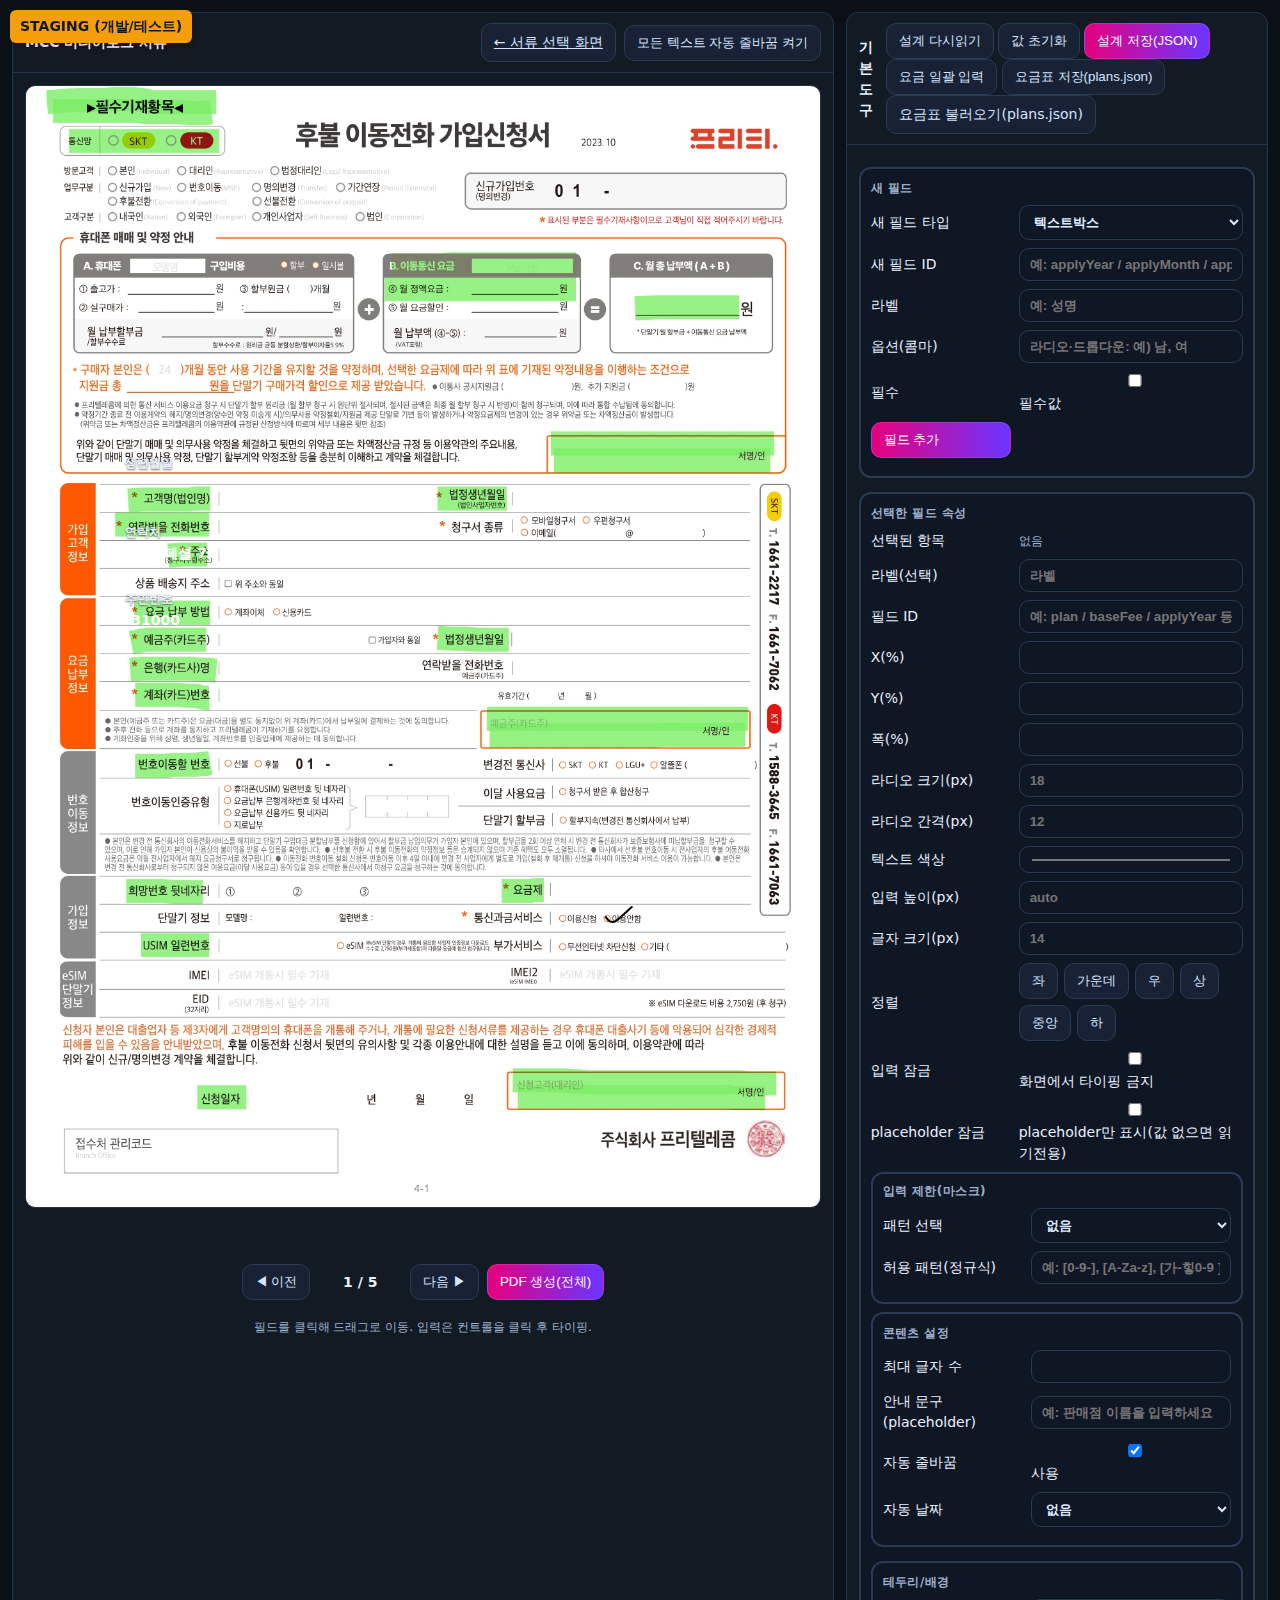
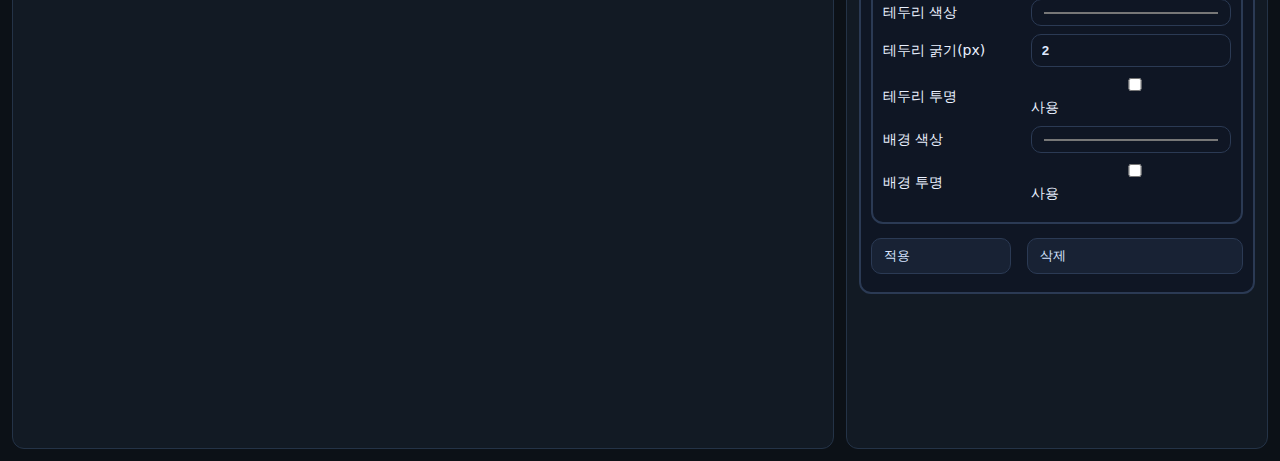
<file: brands/sk/freeT-sk/index.html>
<!doctype html>
<html lang="ko">
<head>
<meta charset="utf-8"/>
<meta name="viewport" content="width=device-width, initial-scale=1"/>
<title>MCCNETWORLD 프리티SK </title>

<link rel="icon" type="image/png" sizes="16x16"  href="/favicon-16x16.png">
<link rel="icon" type="image/png" sizes="32x32"  href="/favicon-32x32.png">
<link rel="icon" type="image/png" sizes="192x192" href="/android-chrome-192x192.png">
<link rel="icon" type="image/png" sizes="512x512" href="/android-chrome-512x512.png">
<link rel="apple-touch-icon" href="/apple-touch-icon.png">
<link rel="shortcut icon" href="/favicon.ico">
<meta name="theme-color" content="#0c1117"/>

<style>
  :root{
    --bg:#0c1117;--fg:#eaf1ff;--card:#121a24;--line:#243347;
    --pink:#e6007e;--vio:#6a35ff;--danger:#ff3b3b;
    --zoom:1;
    --stage-w:210mm;
    --stage-h:297mm;
    --phc:#c05;--phbg:#ffe08a66;
  }

  *{box-sizing:border-box;-webkit-print-color-adjust:exact;print-color-adjust:exact}
  html,body{margin:0;background:var(--bg);color:var(--fg);font:14px/1.5 system-ui,"Noto Sans KR",sans-serif}
  .wrap{display:grid;grid-template-columns:1.6fr 1fr;gap:12px;min-height:100vh;padding:12px}
  html.fill .wrap{grid-template-columns:1fr}
  .panel{background:var(--card);border:1px solid var(--line);border-radius:12px;overflow:visible}
  .hd{display:flex;align-items:center;justify-content:space-between;padding:10px 12px;border-bottom:1px solid var(--line)}
  .hd strong{font-weight:800}
  .btn{display:inline-flex;align-items:center;gap:6px;padding:8px 12px;border-radius:10px;border:1px solid #ffffff1f;background:linear-gradient(90deg,var(--pink),var(--vio));color:#fff;cursor:pointer}
  .btn--ghost{background:#182234;border-color:#2b3a54;color:#d6e4ff}
  .stack{padding:12px;overflow:auto}

  /* 화면 캔버스 */
  .paper{position:relative;width:min(1480px,100%);margin:auto;border:1px solid #223049;border-radius:10px;background:#0f1624;height:calc((var(--stage-h)) * var(--zoom));overflow:hidden;}
  .stage{width:var(--stage-w);height:var(--stage-h);transform-origin:top left;transform:scale(var(--zoom));position:relative;}
  .stage img{position:absolute;inset:0;width:100%;height:100%;object-fit:fill;pointer-events:none}
  .overlay{position:absolute;inset:0}

  /* 필드 */
  .field{position:absolute;transform:none;cursor:move;z-index:2;--fs:14px;}
  .field.checkbox{transform:translate(-50%,-50%)}
  .label{position:absolute;top:-16px;left:0;font-size:12px;font-weight:800;text-shadow:0 1px 2px #0009}
  .field input,.field textarea,.field select{
    width:100%;background:transparent;border:none;color:var(--fgc,#fff);
    height:var(--ih,auto);outline:none;padding:6px 6px 3px;font:600 var(--fs)/1.2 system-ui
  }
  .field textarea{
    white-space:pre-wrap;word-break:break-word;overflow-wrap:anywhere;
    overflow:hidden;resize:none !important;scrollbar-width:none;min-height:5px;max-height:none !important;
  }
  .field textarea::-webkit-scrollbar{display:none}

  /* 입력 잠금(시각적 안내만) */
  .field [data-locked="1"]{caret-color:transparent}
  .field [data-locked="1"]::placeholder{color:var(--phc);font-weight:900;background:var(--phbg);padding:0 .25em;border-radius:6px;}

  /* 체크/라디오 */
  .field.checkbox input,.field.radio input[type="checkbox"]{
    appearance:none;-webkit-appearance:none;background:transparent;
    border:var(--tick-bdw,1.6px) solid var(--tick-bdc,#000);
    position:relative;vertical-align:middle;display:inline-block;box-sizing:border-box;
  }
  .field.checkbox input{width:var(--cksize,18px);height:var(--cksize,18px);border-radius:2px;}
  .field.checkbox input:checked::after{
    content:"";position:absolute;left:3px;top:0px;width:calc(var(--cksize,18px) - 6px);height:calc(var(--cksize,18px) - 6px);
    border-right:2px solid #000;border-bottom:2px solid #000;transform:rotate(45deg) translateY(-2px);
  }
  .field.checkbox .label{top:0;left:24px}
  .field.radio{white-space:nowrap}
  .field.radio .radio-item{display:inline-flex;align-items:center;gap:6px;margin-right:var(--rgap,12px)}
  .field.radio input[type="checkbox"]{width:var(--rsize,18px);height:var(--rsize,18px);border-radius:2px;}
  .field.radio input[type="checkbox"]:checked::after{content:"";position:absolute;inset:1px;background:#000;}
  .field.radio .radio-item span{display:none}

  .sel{outline:3px solid #00d2ff66;border-radius:8px}

  /* 우측 기본도구 */
  .group{border:2px solid #2b3a54;border-radius:12px;padding:10px;margin:10px 0 14px;background:#0f1624}
  .group h4{margin:0 0 8px;font-size:12px;color:#9fb0cc;font-weight:800;letter-spacing:.4px}
  .row{display:grid;grid-template-columns:140px 1fr;gap:8px;align-items:center;margin-bottom:8px}
  .row input,.row select,.row textarea{width:100%;background:#0f1624;border:1px solid #2b3a54;border-radius:10px;color:#dfe9ff;outline:none;padding:8px 10px;font-weight:700}
  .hint{color:#9fb0cc;font-size:12px}
  .stack .paper{margin-bottom:56px}
  .stack{padding-bottom:140px}
  .pager{display:flex;align-items:center;gap:8px;justify-content:center;margin:6px 0 18px;flex-wrap:wrap}
  #pageInfo{min-width:84px;text-align:center;font-weight:800}

  .toast{position:fixed;left:0;right:0;bottom:16px;display:none;justify-content:center;z-index:9999}
  .toast__card{background:#172131;border:1px solid #2b3a54;border-radius:10px;padding:10px 12px;color:#fff;max-width:680px;width:calc(100% - 32px)}
  .invalid{outline:3px solid var(--danger)!important;background:rgba(255,59,59,.2);border-radius:8px}
  html.fill .builder{display:none}

  /* 인쇄 공통 */
  @page{size:A4 portrait;margin:0}
  #printAll{display:none}
  .print-value{display:none;white-space:pre-wrap;word-break:break-word;overflow-wrap:anywhere;padding:6px 6px 3px;font:600 var(--fs)/1.2 system-ui}

  /* 인쇄 */
  @media print{
    body{background:#fff}
    .wrap,.builder,.pager,.hint,.hd,#affPopup{display:none !important}
    #printAll{display:block}
    .pageWrap{width:210mm;height:297mm;position:relative;overflow:visible;padding:1mm;box-sizing:border-box;page-break-after:always;}
    .pageWrap:last-child{page-break-after:auto}
    #printAll .stage{transform:scale(1)}
    #printAll .paper{border:none;height:auto}
    #printAll .stage img{width:100%;height:100%;object-fit:fill}
    #printAll .overlay{position:absolute;inset:0;overflow:visible !important}
    #printAll,#printAll *{font-family:system-ui,"Noto Sans KR",sans-serif !important;letter-spacing:0 !important}
    #printAll .field input,#printAll .field textarea,#printAll .field select{color:#000 !important;background:transparent !important;border-bottom:none !important}
    #printAll .label{color:#000 !important;text-shadow:none !important}
    #printAll .field select{display:none !important}
    #printAll .field .print-value{display:block !important;color:#000 !important}
    #printAll textarea{overflow:visible!important;height:auto!important;resize:none!important;max-height:none!important}
    .field.checkbox input,.field.radio input[type="checkbox"]{
      appearance:none !important;-webkit-appearance:none !important;background:transparent !important;
      border:var(--tick-bdw,1.6px) solid var(--tick-bdc,#000) !important;position:relative !important;vertical-align:middle;
    }
    .field.checkbox input{width:var(--cksize,18px) !important;height:var(--cksize,18px) !important;border-radius:2px !important}
    .field.checkbox input:checked::after{
      content:"";position:absolute;left:3px;top:0px;width:calc(var(--cksize,18px) - 6px);height:calc(var(--cksize,18px) - 6px);
      border-right:2px solid #000;border-bottom:2px solid #000;transform:rotate(45deg) translateY(-2px);
    }
    .field.radio input[type="checkbox"]{width:var(--rsize,18px) !important;height:var(--rsize,18px) !important;border-radius:2px !important}
    .field.radio input[type="checkbox"]:checked::after{content:"";position:absolute;inset:1px;background:#000}
    .field.checkbox .label{top:0;left:24px}
  }

  /* 텍스트 박스 보조 */
  .field.hasBorder input[type="text"],.field.hasBorder textarea{border:var(--bdw,2px) solid var(--bdc,#ff3b3b) !important;border-radius:8px;background:transparent;padding:6px 8px;}
  #printAll .field.hasBorder input[type="text"],#printAll .field.hasBorder textarea{border:var(--bdw,2px) solid var(--bdc,#ff3b3b) !important;border-bottom:none !important;border-radius:8px;}
  .field.hasBG input[type="text"],.field.hasBG textarea{background:var(--bgc,transparent) !important}
  #printAll .field.hasBG input[type="text"],#printAll .field.hasBG textarea{background:var(--bgc,transparent) !important}

  .affBanner{display:none;position:sticky;top:0;z-index:50;margin:6px 0 10px}
  .affBanner__card{background:#ffe08a;color:#2a2100;border:1px solid #cfa442;border-radius:10px;padding:10px 12px;font-weight:800}
  #affPopup{position:fixed;left:50%;transform:translateX(-50%);top:10px;z-index:99999;display:none}
  #affPopup .card b{font-weight:900}

  /* extraData 상단 표시 바 */
  .extraBar{display:none;margin:6px 0 0}
  .extraBar__card{background:#0f2036;border:1px solid #2b3a54;border-radius:10px;padding:8px 10px;font-weight:800;color:#cfe0ff}
  .extraBar__label{opacity:.85;margin-right:8px}

  /* ===== 환경 분리용 추가 ===== */
  /* 개발(스테이징) 배지 */
  html.is-staging .env-badge{
    position:fixed;z-index:9999;top:10px;left:10px;
    padding:6px 10px;border-radius:6px;font-weight:700;
    background:#f59e0b;color:#111827;box-shadow:0 2px 6px rgba(0,0,0,.2);
    user-select:none;pointer-events:none;
  }
  /* 운영에서는 디자이너 패널/버튼 전부 숨김 */
  html.is-prod .builder{display:none !important;}
  html.is-prod .hd .builder{display:none !important;}
</style>

<!-- 환경 자동 판별(운영/스테이징) + 운영에서 작성 모드 강제 -->
<script>
(function(){
  const host = location.hostname;
  // ⬇ 로컬에서도 스테이징으로 취급
  const IS_LOCAL   = /^(localhost|127\.0\.0\.1)$/i.test(host);
  const IS_STAGING = host.startsWith('staging.') || IS_LOCAL;
  document.documentElement.classList.toggle('is-staging', IS_STAGING);
  document.documentElement.classList.toggle('is-prod', !IS_STAGING);

  const fav = document.querySelector('link[rel="icon"][sizes="32x32"]') || document.querySelector('link[rel="icon"]');
  if (IS_STAGING) {
    document.title = 'STAGING · ' + document.title.replace(/^STAGING ·\s*/,'');
    if (fav) fav.href = '/favicon-32x32.png?v=stg';
    const b = document.createElement('div');
    b.className = 'env-badge';
    b.textContent = 'STAGING (개발/테스트)';
    window.addEventListener('DOMContentLoaded', ()=>document.body.appendChild(b));
  } else {
    document.title = document.title.replace(/^STAGING ·\s*/,'');
    if (fav) fav.href = '/favicon-32x32.png?v=prod';
    const url = new URL(location.href);
    if (!url.searchParams.has('mode')) { url.searchParams.set('mode','fill'); history.replaceState(null,'',url.toString()); }
  }
})();
</script>
</head>
<body>
<div class="wrap">
  <!-- ===== 왼쪽: 서류 화면 ===== -->
  <section class="panel">
    <!-- ✅ 헤더: 한 번만, 오른쪽에 뒤로가기 + 빌더 버튼 -->
    <div class="hd">
      <strong>MCC 미디어로그 서류</strong>

      <div style="display:flex; gap:8px; align-items:center">
        <!-- 메인(서류 선택 화면)으로 돌아가기 -->
        <a href="/index.html" class="btn btn--ghost" id="backToHub">
          ← 서류 선택 화면
        </a>

        <!-- 기존 빌더 버튼 -->
        <div class="builder">
          <button class="btn--ghost btn" id="enableWrapAll">
            모든 텍스트 자동 줄바꿈 켜기
          </button>
        </div>
      </div>
    </div>

    <div class="stack">
      <div id="affBanner" class="affBanner"><div class="affBanner__card">제휴 요금제 진행 시 <b> C-1 성함·동의 체크</b>가 필요합니다.</div></div>

      <!-- extraData 표시 바 -->
      <div id="extraBar" class="extraBar">
        <div class="extraBar__card"><span class="extraBar__label">추가 데이터</span><span id="extraBarText"></span></div>
      </div>

      <div class="paper" id="paper">
        <div class="stage" id="stage">
          <img id="bg" src="images/adult-1.jpg" alt="">
          <div class="overlay" id="overlay"></div>
        </div>
      </div>

      <div class="pager">
        <button class="btn--ghost btn" id="prev">◀ 이전</button>
        <div id="pageInfo">1 / 7</div>
        <button class="btn--ghost btn" id="next">다음 ▶</button>
        <button class="btn" id="btnPdf">PDF 생성(전체)</button>
      </div>
      <p class="hint" style="text-align:center">필드를 클릭해 드래그로 이동. 입력은 컨트롤을 클릭 후 타이핑.</p>
    </div>
  </section>

  <!-- ===== 오른쪽: 빌더 패널 ===== -->
  <section class="panel builder">
    <div class="hd">
      <strong>기본 도구</strong>
      <div>
        <button class="btn--ghost btn" id="reload">설계 다시읽기</button>
        <button class="btn--ghost btn" id="resetValues">값 초기화</button>
        <button class="btn" id="saveJson">설계 저장(JSON)</button>

        <!-- 요금표 관리 -->
        <button class="btn--ghost btn" id="bulkPlansBtn">요금 일괄 입력</button>
        <button class="btn--ghost btn" id="savePlans">요금표 저장(plans.json)</button>
        <label class="btn--ghost btn" style="cursor:pointer">
          <input type="file" id="loadPlansFile" accept="application/json" hidden>요금표 불러오기(plans.json)
        </label>
      </div>
    </div>

    <div class="stack">
      <div class="group">
        <h4>새 필드</h4>
        <div class="row"><div>새 필드 타입</div>
          <select id="newType">
            <option value="text">텍스트박스</option>
            <option value="textarea">텍스트영역</option>
            <option value="select">드롭다운</option>
            <option value="radio">라디오(단일선택)</option>
            <option value="checkbox">체크박스</option>
          </select>
        </div>
        <div class="row"><div>새 필드 ID</div><input id="newId" placeholder="예: applyYear / applyMonth / applyDay 등"></div>
        <div class="row"><div>라벨</div><input id="newLabel" placeholder="예: 성명"></div>
        <div class="row"><div>옵션(콤마)</div><input id="newOpts" placeholder="라디오·드롭다운: 예) 남, 여"></div>
        <div class="row"><div>필수</div><label><input type="checkbox" id="newReq"> 필수값</label></div>
        <div class="row"><button class="btn" id="addField">필드 추가</button></div>
      </div>

      <div id="propBox" class="group">
        <h4>선택한 필드 속성</h4>
        <div class="row"><div>선택된 항목</div><div id="selInfo" class="hint">없음</div></div>

        <div class="row"><div>라벨(선택)</div><input id="p_label" type="text" placeholder="라벨"></div>
        <div class="row"><div>필드 ID</div><input id="p_id" type="text" placeholder="예: plan / baseFee / applyYear 등"></div>

        <div class="row" id="row_opts"><div>옵션(콤마)</div><input id="p_options" type="text" placeholder="예: 남, 여 / 또는 옵션 목록"></div>
        <div class="row" id="row_req"><div>필수</div><label><input type="checkbox" id="p_required"> 반드시 작성</label></div>

        <div class="row"><div>X(%)</div><input id="p_x" type="number" step="0.1"></div>
        <div class="row"><div>Y(%)</div><input id="p_y" type="number" step="0.1"></div>
        <div class="row"><div>폭(%)</div><input id="p_w" type="number" step="0.1"></div>

        <div class="row"><div>라디오 크기(px)</div><input id="p_radioSize" type="number" min="10" max="32" step="1" placeholder="18"></div>
        <div class="row"><div>라디오 간격(px)</div><input id="p_radioGap" type="number" min="0" max="60" step="1" placeholder="12"></div>

        <div class="row"><div>텍스트 색상</div><input id="p_color" type="color" value="#000000"></div>
        <div class="row"><div>입력 높이(px)</div><input id="p_height" type="number" min="5" max="60" step="1" placeholder="auto"></div>
        <div class="row"><div>글자 크기(px)</div><input id="p_fontSize" type="number" min="5" max="32" step="1" placeholder="14"></div>
        <div class="row"><div>정렬</div>
          <div style="display:flex;gap:6px;flex-wrap:wrap">
            <button class="btn--ghost btn" id="alignLeft">좌</button>
            <button class="btn--ghost btn" id="alignCX">가운데</button>
            <button class="btn--ghost btn" id="alignRight">우</button>
            <button class="btn--ghost btn" id="alignTop">상</button>
            <button class="btn--ghost btn" id="alignCY">중앙</button>
            <button class="btn--ghost btn" id="alignBottom">하</button>
          </div>
        </div>

        <div class="row"><div>입력 잠금</div>
          <label><input type="checkbox" id="p_locked"> 화면에서 타이핑 금지</label>
        </div>
        <div class="row"><div>placeholder 잠금</div>
          <label><input type="checkbox" id="p_lockOnPh"> placeholder만 표시(값 없으면 읽기전용)</label>
        </div>

        <div class="group" style="margin:8px 0 0;padding-top:8px">
          <h4>입력 제한(마스크)</h4>
          <div class="row"><div>패턴 선택</div>
            <select id="p_mask">
              <option value="">없음</option>
              <option value="number">숫자만</option>
              <option value="tel">전화번호(숫자-)</option>
              <option value="alpha">영문</option>
              <option value="alnum">영문+숫자</option>
              <option value="hangul">한글만</option>
              <option value="custom">사용자정의(정규식)</option>
            </select>
          </div>
          <div class="row"><div>허용 패턴(정규식)</div><input id="p_maskRe" type="text" placeholder="예: [0-9-], [A-Za-z], [가-힣0-9 ]"></div>
        </div>

        <div class="group" style="margin-top:8px">
          <h4>콘텐츠 설정</h4>
          <div class="row"><div>최대 글자 수</div><input id="p_maxlen" type="number" min="1" max="500" step="1"></div>
          <div class="row"><div>안내 문구(placeholder)</div><input id="p_placeholder" type="text" placeholder="예: 판매점 이름을 입력하세요"></div>
          <div class="row"><div>자동 줄바꿈</div><label><input id="p_wrap" type="checkbox" checked> 사용</label></div>
          <div class="row"><div>자동 날짜</div>
            <select id="p_autoDate">
              <option value="">없음</option>
              <option value="year">년(YYYY)</option>
              <option value="month">월(MM)</option>
              <option value="day">일(DD)</option>
            </select>
          </div>
        </div>

        <div class="group" style="margin-top:8px">
          <h4>테두리/배경</h4>
          <div class="row"><div>테두리 색상</div><input id="p_borderColor" type="color" value="#ff3b3b"></div>
          <div class="row"><div>테두리 굵기(px)</div><input id="p_borderWidth" type="number" min="1" max="8" step="1" placeholder="2"></div>
          <div class="row"><div>테두리 투명</div><label><input type="checkbox" id="p_borderTransparent"> 사용</label></div>
          <div class="row"><div>배경 색상</div><input id="p_bgColor" type="color" value="#000000"></div>
          <div class="row"><div>배경 투명</div><label><input type="checkbox" id="p_bgTransparent"> 사용</label></div>
        </div>

        <div class="row" style="margin-top:8px">
          <button class="btn--ghost btn" id="applyProp">적용</button>
          <button class="btn--ghost btn" id="delField" style="margin-left:8px">삭제</button>
        </div>
      </div>
    </div>
  </section>
</div>

<div id="printAll"></div>

<div class="toast" id="toast"><div class="toast__card">
  <b>작성되지 않은 필수 항목이 있습니다</b>
  <ul id="missList" style="margin:8px 0 0 18px;padding:0"></ul>
  <div style="display:flex;justify-content:flex-end;margin-top:8px"><button class="btn--ghost btn" id="tClose">확인</button></div>
</div></div>

<div id="affPopup"><div class="card">⚠️ <b>제휴 요금제</b>입니다. <b> C-1 성함·동의 체크</b>가 모두 완료되어야 진행됩니다.</div></div>

<script>
/* ===== 모드/상태 ===== */
const FILL  = new URLSearchParams(location.search).get('mode')==='fill';
const FRESH = new URLSearchParams(location.search).get('fresh')==='1';
if(FILL) document.documentElement.classList.add('fill');

let selected=-1;
let pages=[{bg:'images/adult-1.jpg',fields:[]}], pageIndex=0;

const paper   = document.getElementById('paper');
const stage   = document.getElementById('stage');
const overlay = document.getElementById('overlay');
const bg      = document.getElementById('bg');
const pageInfo= document.getElementById('pageInfo');
const affBanner=document.getElementById('affBanner');
const affPopup = document.getElementById('affPopup');

/* extraData 바 노드 */
const extraBar = document.getElementById('extraBar');
const extraBarText = document.getElementById('extraBarText');

/* ★ 누적/재귀 방지 상태 변수 */
let LAST_EXTRA_TXT = '';
let __MIRRORING__ = false;

const clamp=(v,a,b)=>Math.max(a,Math.min(b,v));
const num=(v,d)=>{const n=parseFloat(v);return isNaN(n)?d:n;};
const cur=()=>pages[pageIndex];

/* ===== 화면 줌 ===== */
function applyZoom(){
  stage.style.transform='scale(1)';
  const stageRect = stage.getBoundingClientRect();
  const targetW = paper.clientWidth;
  let z = targetW / Math.max(stageRect.width,1);
  z = Math.max(0.4, Math.min(2, z));
  document.documentElement.style.setProperty('--zoom', z);
  stage.style.transform = '';
  paper.style.height = (stage.offsetHeight * z) + 'px';
}
window.addEventListener('resize', applyZoom);

/* ===== 자동 저장 (값만) ===== */
const AUTOSAVE_KEY='overlay_autosave_v4';
let saveTimer=null;
const collectValuesOnly=()=>({pageIndex,values:pages.map(pg=>({fields:(pg.fields||[]).map(f=>({id:f.id||'',value:f.type==='checkbox'?!!f.value:(f.value??'')}))}))});
function applyValuesOnly(s){
  if(!s||!s.values) return;
  s.values.forEach((pgSnap,i)=>{ const pg=pages[i]; if(!pg) return;
    (pg.fields||[]).forEach((f,j)=>{ const sv=pgSnap.fields?.[j]; if(!sv) return; f.value=(f.type==='checkbox')?!!sv.value:sv.value; });
  });
  if(Number.isInteger(s.pageIndex)) pageIndex=clamp(s.pageIndex,0,pages.length-1);
}
function scheduleSave(){ if(saveTimer) clearTimeout(saveTimer); saveTimer=setTimeout(()=>{ try{localStorage.setItem(AUTOSAVE_KEY,JSON.stringify(collectValuesOnly()));}catch(_){} },250); }
function tryLoadAutosave(){ try{const raw=localStorage.getItem(AUTOSAVE_KEY); if(!raw) return; applyValuesOnly(JSON.parse(raw));}catch(_){} }
const clearAutosave=()=>{ try{localStorage.removeItem(AUTOSAVE_KEY);}catch(_){} };

/* ===== 드롭다운 글자 자동 축소 ===== */
function fitSelectText(sel, maxPx = 16, minPx = 8, arrowPx) {
  try {
    const text = (sel.options[sel.selectedIndex] || {}).text || sel.value || '';
    const style = getComputedStyle(sel);
    const padL = parseFloat(style.paddingLeft) || 0;
    const padR = parseFloat(style.paddingRight) || 0;
    const ARROW_W = (typeof arrowPx === 'number') ? arrowPx : 17;
    const inner = sel.clientWidth - padL - padR - ARROW_W;
    if (inner <= 0 || !text) return;
    let meas = document.getElementById('__measure_span__');
    if (!meas) {
      meas = document.createElement('span');
      meas.id = '__measure_span__';
      meas.style.position = 'fixed';
      meas.style.visibility = 'hidden';
      meas.style.whiteSpace = 'nowrap';
      meas.style.left = '-9999px';
      document.body.appendChild(meas);
    }
    meas.style.fontFamily = style.fontFamily;
    meas.style.fontWeight = style.fontWeight;
    meas.style.fontStyle = style.fontStyle;
    meas.style.letterSpacing = style.letterSpacing;
    meas.style.textTransform = style.textTransform;

    for (let px = maxPx; px >= minPx; px -= 0.5) {
      meas.style.fontSize = px + 'px';
      meas.textContent = text;
      if (meas.getBoundingClientRect().width <= inner) {
        sel.style.fontSize = px + 'px';
        return;
      }
    }
    sel.style.fontSize = minPx + 'px';
  } catch (_) {}
}
const refitAllSelects=()=>overlay.querySelectorAll('select').forEach(fitSelectText);

/* ===== textarea 자동 높이 ===== */
function autosizeTA(el){ try{ el.style.height='auto'; el.style.height=Math.max(el.scrollHeight,5)+'px'; }catch(_){} }
function autosizeAllTextareas(root){ (root||document).querySelectorAll('textarea').forEach(autosizeTA); }

/* ===== 설계 로드 ===== */
function seed7(){
  // 필요에 따라 adult/teen 배경을 다르게 쓰고 싶으면 여기서 분기하세요.
  pages = [...Array(7)].map((_,i)=>({ bg:`images/page${i+1}.jpg`, fields:[] }));
}

/* 쿼리파라미터에서 문서종류/연령대 읽기 */
const QS  = new URLSearchParams(location.search);
const DOC = (QS.get('doc') || 'join').toLowerCase();   // join | change | cancel
const AGE = (QS.get('age') || 'adult').toLowerCase();  // adult | teen

function designFileOf(doc, age){
  if (doc === 'change') return 'overlay-design.change.json';
  if (doc === 'cancel') return 'overlay-design.cancel.json';
  return (age === 'teen') ? 'overlay-design.teen.json' : 'overlay-design.adult.json';
}
function buildDesignUrl(){
  // v에 Date.now()를 붙여 캐시 제거
  return `./${designFileOf(DOC, AGE)}?v=${Date.now()}`;
}

async function loadDesign(){
  try{
    const url = buildDesignUrl();
    const r = await fetch(url, { cache: 'no-store' });
    if (r.ok) {
      const j = await r.json();
      if (Array.isArray(j.pages) && j.pages.length) {
        pages = j.pages;
      } else {
        seed7();
      }
    } else {
      seed7();
    }
  } catch (err) {
    console.error('[loadDesign] fetch 실패:', err);
    seed7();
  }
  pageIndex = 0;
}
/* ===== 유틸 ===== */
const PLAN_LABEL_RE = /(요금제|요금.?상품)/i;
const PLAN_ID_RE    = /^(plan|planselect|plan_name)$/i;

const findFieldsAllPages=id=>{const a=[]; pages.forEach(pg=>(pg.fields||[]).forEach(f=>{if(f.id===id)a.push(f);})); return a;};
const getFieldById=id=>(cur().fields||[]).find(x=>x.id===id);
const setFieldValue=(id,v)=>findFieldsAllPages(id).forEach(f=>{f.value=(f.type==='checkbox')?!!v:v;});

/* 모든 페이지에서 ID로 찾기 */
function getFieldsByIdAll(id){
  id=String(id||'').toLowerCase();
  const out=[];
  pages.forEach((pg,pi)=>(pg.fields||[]).forEach((f,idx)=>{
    if(String(f.id||'').toLowerCase()===id) out.push({f,pi,idx});
  }));
  return out;
}
function getFirstFieldById(id){
  const a=getFieldsByIdAll(id);
  return a.length ? a[0].f : null;
}

/* ===== 자필(잠금) 키 입력 방지 ===== */
function blockTyping(el){
  const prevent = e=>{ if(e.key !== 'Tab') e.preventDefault(); };
  el.addEventListener('keydown', prevent);
  el.addEventListener('beforeinput', e=>e.preventDefault());
  el.addEventListener('paste', e=>e.preventDefault());
}

/* ===== 자동 날짜 입력 ===== */
function fillAutoDates(){
  const now = new Date();
  const yyyy = String(now.getFullYear());
  const mm   = String(now.getMonth()+1).padStart(2,'0');
  const dd   = String(now.getDate()).padStart(2,'0');
  pages.forEach(pg=>{
    (pg.fields||[]).forEach(f=>{
      if(!f || !f.autoDate) return;
      if(f.value && String(f.value).trim()) return;
      if(f.autoDate==='year')  f.value = yyyy;
      if(f.autoDate==='month') f.value = mm;
      if(f.autoDate==='day')   f.value = dd;
    });
  });
}

/* ======== 요금제 자동 매칭(plans.json) ======== */
let PLANS = [];
let PLANS_MAP = new Map(); // name -> { baseFee, discountFee, totalFee, extraDataGb, bundleAnyone }

function parseMoney(v){
  if(v==null || v==='') return null;
  const n = Number(String(v).replace(/[^\d.-]/g,''));
  return isFinite(n) ? n : null;
}
function moneyToString(n){ return (n==null) ? '' : String(n); }

function normalizePlans(json){
  const names = [];
  const map = new Map();

  if(Array.isArray(json)){
    json.forEach(item=>{
      if(item && typeof item==='object'){
        const name = String(item.name ?? item.plan ?? '').trim();
        if(!name) return;
        const base = parseMoney(item.baseFee ?? item.base ?? item.base_fee);
        const disc = parseMoney(item.discountFee ?? item.discount ?? item.discount_fee);
        let total  = parseMoney(item.totalFee ?? item.total ?? item.total_fee);
        if(total==null && base!=null && disc!=null) total = base - disc;

        const extra = parseMoney(item.extraDataGb);
        const bundleAnyone = !!item.bundleAnyone;

        names.push(name);
        map.set(name,{baseFee:base, discountFee:disc, totalFee:total, extraDataGb:extra, bundleAnyone});
      }else{
        const name = String(item).trim();
        if(!name) return;
        names.push(name);
        map.set(name,{baseFee:null, discountFee:null, totalFee:null, extraDataGb:null, bundleAnyone:false});
      }
    });
  }else if(json && typeof json==='object'){
    Object.entries(json).forEach(([k,v])=>{
      const name = String(k).trim();
      let base=null, disc=null, total=null, extra=null, bundleAnyone=false;
      if(v && typeof v==='object'){
        base = parseMoney(v.baseFee ?? v.base);
        disc = parseMoney(v.discountFee ?? v.discount);
        total= parseMoney(v.totalFee ?? v.total);
        if(total==null && base!=null && disc!=null) total = base - disc;
        extra = parseMoney(v.extraDataGb);
        bundleAnyone = !!v.bundleAnyone;
      }
      names.push(name);
      map.set(name,{baseFee:base, discountFee:disc, totalFee:total, extraDataGb:extra, bundleAnyone});
    });
  }

  const uniq = Array.from(new Set(names));
  return {names:uniq, map};
}

function getPlanSelectTargets(){
  const targets=[];
  pages.forEach((pg,pi)=> (pg.fields||[]).forEach((f,idx)=>{
    if(f.type!=='select') return;
    const byId    = PLAN_ID_RE.test(String(f.id||''));
    const byLabel = PLAN_LABEL_RE.test(String(f.label||''));
    if(byId||byLabel) targets.push({f,pi,idx});
  }));
  return targets;
}

function applyPlansToDesign(){
  const list = Array.isArray(PLANS)?[...PLANS]:[];
  const targets = getPlanSelectTargets();
  targets.forEach(({f})=>{
    f.options = list;
    if(f.value && !list.includes(f.value)) f.value='';
  });
  render(); scheduleSave(); refitAllSelects();
}

function getFeeFieldsAll(){
  const base = getFieldsByIdAll('basefee').map(x=>x.f);
  const disc = getFieldsByIdAll('discountfee').map(x=>x.f);
  const tot  = getFieldsByIdAll('totalfee').map(x=>x.f);
  return {base, disc, tot};
}
function updateFeesFromPlan(planName, doRender=true){
  const info = PLANS_MAP.get(planName);
  if(!info) return;

  const {base, disc, tot} = getFeeFieldsAll();

  const baseVal = moneyToString(info.baseFee);
  const discVal = moneyToString(info.discountFee);
  let   totVal  = moneyToString(info.totalFee);
  if(!totVal && info.baseFee!=null && info.discountFee!=null){
    totVal = moneyToString(info.baseFee - info.discountFee);
  }

  base.forEach(f=>{ f.value = baseVal; });
  disc.forEach(f=>{ f.value = discVal; });
  tot.forEach(f=>{ f.value = totVal; });

  if(doRender){ render(); scheduleSave(); }
}

async function loadPlansJson(){
  const tryUrls = [
    './plans.json?v=2',          // 브랜드 전용
    '/public/plans.json?v=2',    // 공용 위치(있다면)
    '/plans.json?v=2'            // 최후 공용
  ];
  for (const url of tryUrls){
    try{
      const r = await fetch(url,{cache:'no-store'});
      if (!r.ok) continue;
      const json = await r.json();
      const root = (json && typeof json === 'object' && json.plans) ? json.plans : json;
      const {names,map} = normalizePlans(root);
      PLANS = names; PLANS_MAP = map;
      applyPlansToDesign();
      syncFeesFromExistingPlan();
      mirrorPlanNameIntoBoxes(getSelectedPlanName());
      return;
    }catch(_){}
  }
}
function syncFeesFromExistingPlan(){
  const tars = getPlanSelectTargets();
  tars.forEach(({f})=>{
    if(f.value) updateFeesFromPlan(f.value,false);
  });
  render(); scheduleSave();
}

/* ===== 제휴/추가데이터 인식 ===== */
function getSelectedPlanName(){
  const tars = getPlanSelectTargets();
  const sel = tars.find(t => t.f.value)?.f;
  return sel ? sel.value : '';
}
function isAffiliatePlan(planName){
  const name = String(planName || '');
  const AFF_RE = /(밀리의\s*서재|밀리의서재|지니\s*뮤직|지니뮤직|cu\s*20%?\s*할인|메가박스\s*free|제휴)/i;
  if (AFF_RE.test(name)) return true;
  const info = PLANS_MAP.get(planName);
  return !!(info && info.bundleAnyone);
}

/* ===== 렌더 ===== */
function render(){
  const p=cur();
  bg.src=p.bg||'';
  overlay.innerHTML='';

  (p.fields||[]).forEach((f,i)=>{
    // 안전 클램프
    if (Number.isFinite(f.fontSize)) f.fontSize = clamp(f.fontSize,5,32);
    if (Number.isFinite(f.inputHeight)) f.inputHeight = clamp(f.inputHeight,5,60);

    const w=document.createElement('div');
    w.className='field '+(f.type==='radio'?'radio ':'')+(f.type==='checkbox'?'checkbox ':'')+(i===selected?' sel':'');

    const _w=(f.w??24);
    w.style.left  = `${f.x}%`;
    w.style.top   = `${f.y}%`;
    w.style.width = `${_w}%`;
    if (f.fontSize) w.style.setProperty('--fs', f.fontSize + 'px');
    w.dataset.i=i; if(f.id) w.dataset.id=f.id;

    if(f.type==='radio'){ w.style.setProperty('--rsize',(f.radioSize??18)+'px'); w.style.setProperty('--rgap',(f.radioGap??12)+'px'); }
    if(f.color) w.style.setProperty('--fgc',f.color);
    if (f.inputHeight) w.style.setProperty('--ih', f.inputHeight + 'px');

    if(f.type==='checkbox' || f.type==='radio'){
      const tickColor = f.borderTransparent ? 'transparent' : '#000';
      const tickWidth = Number.isFinite(Number(f.borderWidth)) ? Math.max(1, Math.min(8, Number(f.borderWidth))) : 1.6;
      w.style.setProperty('--tick-bdc', tickColor);
      w.style.setProperty('--tick-bdw', tickWidth + 'px');
    }

    const lab=document.createElement('div'); lab.className='label'; lab.textContent=f.label||''; w.appendChild(lab);

    let ctrl;
    const treatAsTextarea = (f.type==='textarea') || (f.type==='text');
    const lockByPlaceholder = !!f.lockOnPh && !!f.placeholder && !f.value;

    if (treatAsTextarea){
      ctrl = document.createElement('textarea');
      ctrl.value = f.value ?? '';
      if (f.placeholder) ctrl.placeholder = f.placeholder;
      if (f.maxLength) ctrl.maxLength = f.maxLength;

      if (f.locked || lockByPlaceholder){ ctrl.readOnly = true; ctrl.dataset.locked="1"; blockTyping(ctrl); }

      const onInput = ()=>{
        if (f.locked || lockByPlaceholder) return;
        let v = ctrl.value;
        v = applyMask(v, f.mask, f.maskRe);
        if (f.maxLength) v = v.slice(0, f.maxLength);
        if (v !== ctrl.value) {
          try{ const pos = ctrl.selectionStart; ctrl.value = v; ctrl.setSelectionRange(pos-1,pos-1);}catch(_){}
        }
        f.value = v; autosizeTA(ctrl); scheduleSave();
        evaluateAffBanner();
        evaluateExtraDataAndBar();
      };
      ctrl.addEventListener('input', onInput);
      requestAnimationFrame(()=>autosizeTA(ctrl));

    } else if(f.type==='select'){
      ctrl=document.createElement('select');
      (f.options||[]).forEach(o=>{const op=document.createElement('option'); op.value=op.textContent=o; ctrl.appendChild(op);});
      ctrl.value=f.value??'';
      if (f.locked || lockByPlaceholder){ ctrl.disabled = true; ctrl.dataset.locked="1"; }
      ctrl.onchange=()=>{
        f.value=ctrl.value;
        const isPlan = PLAN_ID_RE.test(String(f.id||'')) || PLAN_LABEL_RE.test(String(f.label||''));
        if(isPlan){
          updateFeesFromPlan(f.value);
          mirrorPlanNameIntoBoxes(f.value); // ★ 요금제명 미러링
        }
        scheduleSave(); fitSelectText(ctrl,16,9); evaluateAffBanner(); evaluateExtraDataAndBar();
      };
      requestAnimationFrame(()=>fitSelectText(ctrl,16,9));

    } else if(f.type==='checkbox'){
      ctrl=document.createElement('input');
      ctrl.type='checkbox';
      ctrl.checked=!!f.value;
      if (f.locked || lockByPlaceholder){ ctrl.disabled = true; ctrl.dataset.locked="1"; }
      w.style.setProperty('--cksize', (f.checkSize ?? 18) + 'px');
      ctrl.onchange=()=>{f.value=ctrl.checked; scheduleSave(); evaluateAffBanner(); evaluateExtraDataAndBar();};
      lab.style.top='0'; lab.style.left='24px';
    } 
    else if(f.type==='radio'){
      ctrl=document.createElement('div');
      const opts = (f.options && f.options.length)
        ? f.options
        : Array.from({ length: (f.radioCount || 2) }, (_, k) => String(k + 1));
      opts.forEach(o=>{
        const it=document.createElement('label'); it.className='radio-item';
        const cb=document.createElement('input'); cb.type='checkbox'; cb.value=o; cb.checked=(f.value===o);
        if (f.locked || lockByPlaceholder) cb.disabled = true;
        cb.onchange=()=>{ if(!cb.checked) return; ctrl.querySelectorAll('input[type="checkbox"]').forEach(x=>{if(x!==cb) x.checked=false;}); f.value=o; scheduleSave(); evaluateAffBanner(); evaluateExtraDataAndBar(); };
        const s=document.createElement('span'); s.textContent=o;
        it.appendChild(cb); it.appendChild(s); ctrl.appendChild(it);
      });
    } 
    else {
      ctrl=document.createElement('input'); ctrl.type='text'; ctrl.value=f.value??'';
      if (f.placeholder) ctrl.placeholder = f.placeholder;
      if (f.maxLength) ctrl.maxLength = f.maxLength;
      if (f.locked || lockByPlaceholder){ ctrl.readOnly = true; ctrl.dataset.locked="1"; blockTyping(ctrl); }
      ctrl.oninput=()=>{ if(f.locked || lockByPlaceholder) return; f.value=ctrl.value; scheduleSave(); evaluateAffBanner(); evaluateExtraDataAndBar(); };
    }

    if(f.color) ctrl.style.color=f.color;

    if((f.type==='text'||f.type==='textarea')&&(f.borderColor||f.borderTransparent)){
      w.classList.add('hasBorder');
      w.style.setProperty('--bdc',f.borderTransparent?'transparent':(f.borderColor||'#ff3b3b'));
      w.style.setProperty('--bdw',(f.borderWidth??2)+'px');
    }else{
      w.classList.remove('hasBorder'); w.style.removeProperty('--bdc'); w.style.removeProperty('--bdw');
    }
    if((f.type==='text'||f.type==='textarea')&&(f.bgColor||f.bgTransparent)){
      w.classList.add('hasBG');
      w.style.setProperty('--bgc',f.bgTransparent?'transparent':(f.bgColor||'transparent'));
    }else{
      w.classList.remove('hasBG'); w.style.removeProperty('--bgc');
    }

    ctrl.addEventListener('mousedown',e=>e.stopPropagation());
    w.appendChild(ctrl); overlay.appendChild(w);

    if(!FILL){ w.addEventListener('mousedown',e=>startDrag(e,i,w)); w.addEventListener('click',()=>select(i)); }
  });

  if(!FILL) updatePanel();
  pageInfo.textContent = `${pageIndex+1} / ${pages.length}`;
  requestAnimationFrame(refitAllSelects);
  requestAnimationFrame(()=>autosizeAllTextareas(overlay));
  requestAnimationFrame(applyZoom);

  requestAnimationFrame(()=>{
    evaluateAffBanner();
    evaluateExtraDataAndBar();
    forceMirrorPlan(); // ★ 렌더마다 요금제명 강제 동기화
  });
}

/* ===== 입력 마스크 ===== */
function maskFilterByRegex(value, allowPattern){
  try{ const re=new RegExp(allowPattern); let out=''; for(const ch of String(value)) if(re.test(ch)) out+=ch; return out; }catch(_){ return value; }
}
function applyMask(value, mask, maskRe){
  if(mask==='custom' && maskRe) return maskFilterByRegex(value, maskRe);
  switch(mask){
    case 'number': return String(value).replace(/[^\d]/g,'');
    case 'tel':    return String(value).replace(/[^\d-]/g,'');
    case 'alpha':  return String(value).replace(/[^A-Za-z\s]/g,'');
    case 'alnum':  return String(value).replace(/[^A-Za-z0-9\s]/g,'');
    case 'hangul': return String(value).replace(/[^\u3131-\u318E\uAC00-\uD7A3\s]/g,'');
    default:       return value;
  }
}

/* ===== 속성 패널 ===== */
const pLabel=document.getElementById('p_label'),
      pRadioSize=document.getElementById('p_radioSize'),
      pRadioGap=document.getElementById('p_radioGap'),
      pColor=document.getElementById('p_color'),
      pHeight=document.getElementById('p_height'),
      pWrap=document.getElementById('p_wrap'),
      pId=document.getElementById('p_id'),
      pOptions=document.getElementById('p_options'),
      pRequired=document.getElementById('p_required'),
      pBorderColor=document.getElementById('p_borderColor'),
      pBorderWidth=document.getElementById('p_borderWidth'),
      pBorderTransparent=document.getElementById('p_borderTransparent'),
      pBgColor=document.getElementById('p_bgColor'),
      pBgTransparent=document.getElementById('p_bgTransparent'),
      pFontSize=document.getElementById('p_fontSize'),
      pMask=document.getElementById('p_mask'),
      pMaskRe=document.getElementById('p_maskRe'),
      pMaxLen=document.getElementById('p_maxlen'),
      pPlaceholder=document.getElementById('p_placeholder'),
      pAutoDate=document.getElementById('p_autoDate'),
      pLocked=document.getElementById('p_locked'),
      pLockOnPh=document.getElementById('p_lockOnPh');

function updatePanel(){
  const info=document.getElementById('selInfo'),
        px=document.getElementById('p_x'),
        py=document.getElementById('p_y'),
        pw=document.getElementById('p_w'),
        rowOpts=document.getElementById('row_opts'),
        rowReq=document.getElementById('row_req');
  if(selected<0){
    info.textContent='없음'; px.value=py.value=pw.value='';
    pLabel.value=''; pRadioSize.value=''; pRadioGap.value='';
    pColor.value='#000000'; pHeight.value=''; pWrap.checked=true; pId.value='';
    pBorderColor.value='#ff3b3b'; pBorderWidth.value=2; pBorderTransparent.checked=false;
    pBgColor.value='#000000'; pBgTransparent.checked=false;
    pFontSize.value=''; pMask.value=''; pMaskRe.value=''; pMaxLen.value=''; pPlaceholder.value='';
    pAutoDate.value=''; pLocked.checked=false; pLockOnPh.checked=false;
    if(rowOpts) rowOpts.style.display='none'; if(rowReq) rowReq.style.display='none';
    return;
  }
  const f=cur().fields[selected];
  info.textContent=(f.label||f.id||('필드'+(selected+1)));
  px.value=f.x; py.value=f.y; pw.value=f.w ?? 24;
  pLabel.value=f.label || ''; pRadioSize.value=(f.radioSize ?? 18); pRadioGap.value=(f.radioGap ?? 12);
  pColor.value=(f.color || '#000000'); pHeight.value=(f.inputHeight ?? ''); pWrap.checked=true; pId.value=f.id || '';
  pBorderColor.value=f.borderTransparent?'#000000':(f.borderColor||'#ff3b3b');
  pBorderWidth.value=(f.borderWidth ?? 2); pBorderTransparent.checked=!!f.borderTransparent;
  pBgColor.value=f.bgTransparent?'#000000':(f.bgColor||'#000000'); pBgTransparent.checked=!!f.bgTransparent;
  if(rowReq) rowReq.style.display=''; if(pRequired) pRequired.checked=!!f.required;
  if(rowOpts) rowOpts.style.display=(f.type==='select'||f.type==='radio')?'':'none';
  if(pOptions) pOptions.value=Array.isArray(f.options)? f.options.join(', ') : '';
  pFontSize.value = (f.fontSize ?? 14);
  pMask.value = f.mask || ''; pMaskRe.value = f.maskRe || '';
  pMaxLen.value = f.maxLength || '';
  pPlaceholder.value = f.placeholder || '';
  pAutoDate.value = f.autoDate || '';
  pLocked.checked = !!f.locked;
  pLockOnPh.checked = !!f.lockOnPh;
}
const select=i=>{selected=i; render();};

/* ===== 드래그 ===== */
function startDrag(e,i,el){
  let drag=true; const sx=e.clientX, sy=e.clientY; const r=stage.getBoundingClientRect();
  const f=cur().fields[i]; let lx=(f.x/100)*r.width, ly=(f.y/100)*r.height;
  e.preventDefault(); document.body.style.userSelect='none'; paper.style.cursor='grabbing';
  function mv(ev){
    if(!drag) return;
    const dx=(ev.clientX-sx), dy=(ev.clientY-sy);
    f.x=clamp(((lx+dx)/r.width)*100,0,100);
    f.y=clamp(((ly+dy)/r.height)*100,0,100);
    el.style.left=`${f.x}%`; el.style.top =`${f.y}%`;
    updatePanel();
  }
  function up(){ drag=false; window.removeEventListener('mousemove',mv); window.removeEventListener('mouseup',up); document.body.style.userSelect=''; paper.style.cursor=''; scheduleSave(); }
  window.addEventListener('mousemove',mv); window.addEventListener('mouseup',up);
}

/* ===== 필드 추가/적용/삭제 ===== */
document.getElementById('addField').onclick=()=>{
  const t=document.getElementById('newType').value,
        id=document.getElementById('newId').value.trim(),
        label=document.getElementById('newLabel').value.trim(),
        opts=document.getElementById('newOpts').value.split(',').map(s=>s.trim()).filter(Boolean),
        req=document.getElementById('newReq').checked;
  const base={id:(id||`${t}_${Date.now()}`),label,type:t,x:50,y:50,w:30,required:req};
  if(t==='select'||t==='radio') base.options=opts;
  if(t==='radio'){ base.radioSize=18; base.radioGap=12; }
  cur().fields.push(base); selected=cur().fields.length-1; render(); scheduleSave();
};
document.getElementById('applyProp').onclick=()=>{
  if(selected<0) return; const f=cur().fields[selected];
  f.x=clamp(num(document.getElementById('p_x').value,f.x),0,100);
  f.y=clamp(num(document.getElementById('p_y').value,f.y),0,100);
  f.w=clamp(num(document.getElementById('p_w').value,f.w??24),2,95);
  f.label=pLabel.value.trim();
  f.radioSize=clamp(num(pRadioSize.value,f.radioSize??18),10,32);
  f.radioGap=clamp(num(pRadioGap.value,f.radioGap??12),0,60);
  f.color=pColor.value||'#000000';
  const h=parseInt(pHeight.value,10); f.inputHeight=Number.isFinite(h)?clamp(h,5,60):undefined;
  f.wrap=true; f.id=(pId.value||'').trim()||f.id; f.required=!!pRequired?.checked;

  f.borderTransparent = !!pBorderTransparent?.checked;
  f.borderColor       = f.borderTransparent ? 'transparent' : ((pBorderColor?.value||'').trim()||undefined);
  const bw            = parseInt(pBorderWidth?.value,10);
  f.borderWidth       = Number.isFinite(bw)?clamp(bw,1,8):undefined;
  f.bgTransparent     = !!pBgTransparent?.checked;
  f.bgColor           = f.bgTransparent ? 'transparent' : ((pBgColor?.value||'').trim()||undefined);
  const fs            = parseInt(pFontSize?.value,10);
  f.fontSize          = Number.isFinite(fs)?clamp(fs,5,32):undefined;
  f.mask              = (pMask?.value||'');
  f.maskRe            = (pMaskRe?.value||'').trim();
  const ml            = parseInt(pMaxLen?.value,10);
  f.maxLength         = Number.isFinite(ml)?clamp(ml,1,500):undefined;
  f.placeholder       = (pPlaceholder?.value||'').trim();
  f.autoDate          = (pAutoDate?.value||'');
  f.locked            = !!pLocked?.checked;
  f.lockOnPh          = !!pLockOnPh?.checked;

  if((PLAN_ID_RE.test(String(f.id||'')) || PLAN_LABEL_RE.test(String(f.label||''))) && f.value){
    updateFeesFromPlan(f.value,false);
    mirrorPlanNameIntoBoxes(f.value);
  }
  if (f.type==='select' && (PLAN_ID_RE.test(f.id||'') || PLAN_LABEL_RE.test(f.label||''))) {
    f.options = Array.isArray(PLANS) ? [...PLANS] : [];
  }
  fillAutoDates();
  render(); scheduleSave();
};
document.getElementById('delField').onclick=()=>{ if(selected<0) return; cur().fields.splice(selected,1); selected=-1; render(); scheduleSave(); };

/* ===== 정렬 버튼 ===== */
function alignSelectedX(mode){
  if(selected<0) return; const f=cur().fields[selected];
  if(mode==='left')   f.x = 0;
  if(mode==='center') f.x = clamp(50 - (f.w??24)/2, 0, 100);
  if(mode==='right')  f.x = clamp(100 - (f.w??24), 0, 100);
  render(); scheduleSave();
}
function alignSelectedY(mode){
  if(selected<0) return; const f=cur().fields[selected];
  if(mode==='top')    f.y = 0;
  if(mode==='middle') f.y = 50;
  if(mode==='bottom') f.y = 100;
  render(); scheduleSave();
}
document.getElementById('alignLeft').onclick = ()=>alignSelectedX('left');
document.getElementById('alignCX').onclick   = ()=>alignSelectedX('center');
document.getElementById('alignRight').onclick= ()=>alignSelectedX('right');
document.getElementById('alignTop').onclick  = ()=>alignSelectedY('top');
document.getElementById('alignCY').onclick   = ()=>alignSelectedY('middle');
document.getElementById('alignBottom').onclick=()=>alignSelectedY('bottom');

/* ===== 페이지 ===== */
const changePage=d=>{pageIndex=clamp(pageIndex+d,0,pages.length-1); selected=-1; render(); scheduleSave();};
document.getElementById('prev').onclick=()=>changePage(-1);
document.getElementById('next').onclick=()=>changePage(1);

/* ===== 저장/초기화 ===== */
document.getElementById('saveJson').onclick=()=>{ const blob=new Blob([JSON.stringify({pages},null,2)],{type:'application/json'}); const a=document.createElement('a'); a.href=URL.createObjectURL(blob); a.download='overlay-design.json'; a.click(); URL.revokeObjectURL(a.href); };
document.getElementById('resetValues').onclick=()=>{
  pages.forEach(pg=>(pg.fields||[]).forEach(f=>delete f.value));
  selected=-1;
  affBanner.style.display='none';
  updateExtraBarDom('');
  mirrorExtraDataIntoBoxes('');
  mirrorPlanNameIntoBoxes('');
  clearAutosave();
  render();
  evaluateAffBanner();
  evaluateExtraDataAndBar();
};

/* ===== 필수 검증/토스트 ===== */
function findMissingAll(){
  const miss=[]; pages.forEach((pg,pi)=>{ (pg.fields||[]).forEach((f,fi)=>{ if(!f.required) return; const v=(f.type==='checkbox')?!!f.value:(f.value??'').toString().trim(); if(!v) miss.push({page:pi,idx:fi,label:(f.label||f.id||`필드${fi+1}`)}); }); });
  return miss;
}
function markInvalidForPage(pIdx,list){
  if(pIdx!==pageIndex) return;
  overlay.querySelectorAll('.field.invalid').forEach(el=>el.classList.remove('invalid'));
  list.forEach(m=>{ const el=overlay.querySelector(`.field[data-i="${m.idx}"]`); if(el) el.classList.add('invalid'); });
}
function showToast(items){
  const toast=document.getElementById('toast'), list=document.getElementById('missList');
  list.innerHTML=items.map(m=>`<li>${m}</li>`).join('');
  toast.style.display='flex';
  document.getElementById('tClose').onclick=()=>toast.style.display='none';
}

/* ===== 이미지/폰트 대기 ===== */
async function waitForImages(root){
  const imgs=Array.from(root.querySelectorAll('img'));
  if(!imgs.length) return;
  await Promise.all(imgs.map(img=>{
    if(img.complete && img.naturalWidth>0) return Promise.resolve();
    return new Promise(res=>{
      const done=()=>{ img.removeEventListener('load',done); img.removeEventListener('error',done); res(); };
      img.addEventListener('load',done,{once:true});
      img.addEventListener('error',done,{once:true});
    });
  }));
}

/* ===== 인쇄 DOM ===== */
function createPrintDOM(page, pageIdx){
  const wrap=document.createElement('div'); wrap.className='paper';
  const st=document.createElement('div'); st.className='stage'; st.style.transform='scale(1)';
  const img=document.createElement('img'); img.src=page.bg||'';
  const ov=document.createElement('div'); ov.className='overlay';

  st.appendChild(img); st.appendChild(ov); wrap.appendChild(st);

  (page.fields||[]).forEach(f=>{
    const w=document.createElement('div');
    w.className='field '+(f.type==='radio'?'radio ':'')+(f.type==='checkbox'?'checkbox ':'');

    w.style.left=`${f.x}%`; w.style.top=`${f.y}%`; w.style.width=`${(f.w??24)}%`;
    if(f.fontSize) w.style.setProperty('--fs',f.fontSize+'px');
    if(f.type==='radio'){ w.style.setProperty('--rsize',(f.radioSize??18)+'px'); w.style.setProperty('--rgap',(f.radioGap??12)+'px'); }
    if(f.color) w.style.setProperty('--fgc',f.color);
    if(f.inputHeight) w.style.setProperty('--ih',f.inputHeight+'px');

    if(f.type==='checkbox' || f.type==='radio'){
      const tickColor = f.borderTransparent ? 'transparent' : '#000';
      const tickWidth = Number.isFinite(Number(f.borderWidth)) ? Math.max(1, Math.min(8, Number(f.borderWidth))) : 1.6;
      w.style.setProperty('--tick-bdc', tickColor);
      w.style.setProperty('--tick-bdw', tickWidth + 'px');
    }

    const lab=document.createElement('div'); lab.className='label'; lab.textContent=f.label||''; w.appendChild(lab);

    let ctrl;
    const treatAsTextarea=(f.type==='textarea')||(f.type==='text');
    const lockByPlaceholder = !!f.lockOnPh && !!f.placeholder && !f.value;

    if(treatAsTextarea){
      ctrl=document.createElement('textarea');
      ctrl.value=f.value??'';
      if (f.placeholder && lockByPlaceholder) ctrl.placeholder = f.placeholder;
      ctrl.spellcheck=false; ctrl.style.overflow='visible'; ctrl.style.resize='none'; ctrl.style.height='auto'; ctrl.style.minHeight='5px';
      if (f.locked || lockByPlaceholder) ctrl.readOnly = true;
    }
    else if(f.type==='select'){
      ctrl=document.createElement('select');
      (f.options||[]).forEach(o=>{const op=document.createElement('option'); op.value=op.textContent=o; ctrl.appendChild(op);});
      ctrl.value=f.value??'';
      if (f.locked || lockByPlaceholder) ctrl.disabled = true;
      const pv=document.createElement('div'); pv.className='print-value';
      const selText=(ctrl.options[ctrl.selectedIndex]||{}).text||ctrl.value||'';
      pv.textContent=selText; w.appendChild(pv);
    }
    else if(f.type==='checkbox'){
      ctrl=document.createElement('input'); ctrl.type='checkbox'; ctrl.checked=!!f.value; w.style.setProperty('--cksize',(f.checkSize??18)+'px');
      if (f.locked || lockByPlaceholder) ctrl.disabled = true;
    }
    else if(f.type==='radio'){
      ctrl=document.createElement('div');
      const opts=(f.options&&f.options.length)?f.options:Array.from({length:f.radioCount||2},(_,k)=>String(k+1));
      opts.forEach(o=>{const it=document.createElement('label'); it.className='radio-item'; const cb=document.createElement('input'); cb.type='checkbox'; cb.checked=(f.value===o); if (f.locked || lockByPlaceholder) cb.disabled = true; const s=document.createElement('span'); s.textContent=o; it.appendChild(cb); it.appendChild(s); ctrl.appendChild(it);});
    }
    else{
      ctrl=document.createElement('input'); ctrl.type='text'; ctrl.value=f.value??'';
      if (f.placeholder && lockByPlaceholder) ctrl.placeholder = f.placeholder;
      if (f.locked || lockByPlaceholder) ctrl.readOnly = true;
    }

    if(f.color) ctrl.style.color=f.color;
    if(f.inputHeight && ctrl.tagName!=='TEXTAREA') ctrl.style.height=f.inputHeight+'px';

    if((f.type==='text'||f.type==='textarea')&&(f.borderColor||f.borderTransparent)){ w.classList.add('hasBorder'); w.style.setProperty('--bdc',f.borderTransparent?'transparent':(f.borderColor||'#ff3b3b')); w.style.setProperty('--bdw',(f.borderWidth??2)+'px'); }
    if((f.type==='text'||f.type==='textarea')&&(f.bgColor||f.bgTransparent)){ w.classList.add('hasBG'); w.style.setProperty('--bgc',f.bgTransparent?'transparent':(f.bgColor||'transparent')); }

    w.appendChild(ctrl); ov.appendChild(w);
  });

  if (pageIdx === 0) {
    const extra = computeExtraDataText();
    if (extra) {
      const bar=document.createElement('div');
      bar.style.position='absolute'; bar.style.left='2mm'; bar.style.top='2mm';
      bar.style.right='2mm'; bar.style.padding='4px 6px';
      bar.style.border='1px solid #2b3a54'; bar.style.borderRadius='6px';
      bar.style.background='#eef3ff'; bar.style.color='#000'; bar.style.fontWeight='800';
      bar.textContent='추가 데이터: ' + extra;
      ov.appendChild(bar);
    }
  }

  return wrap;
}
function buildPrintAll(){
  const container=document.getElementById('printAll');
  container.innerHTML='';
  pages.forEach((pg,idx)=>{
    const pageWrap=document.createElement('div'); pageWrap.className='pageWrap';
    const printed=createPrintDOM(pg, idx);
    pageWrap.appendChild(printed);
    container.appendChild(pageWrap);
  });
  requestAnimationFrame(()=>autosizeAllTextareas(container));
  return container;
}
async function printAllNow(){
  const container=buildPrintAll();
  if(document.fonts && document.fonts.ready){ try{ await document.fonts.ready; }catch{} }
  await waitForImages(container);
  await new Promise(r=>requestAnimationFrame(()=>requestAnimationFrame(r)));
  setTimeout(()=>window.print(),0);
}

/* ===== 인쇄 버튼 ===== */
document.getElementById('btnPdf').onclick=async ()=>{
  const all=findMissingAll();
  if(all.length){
    const first=all[0].page; pageIndex=first; render();
    const listForPage=all.filter(m=>m.page===first);
    markInvalidForPage(first,listForPage);
    showToast(listForPage.map(m=>`p${m.page+1} - ${m.label}`));
    return;
  }
  await printAllNow();
};

/* ===== 헤더 텍스트 박스 강제 줄바꿈 ===== */
function forceWrapForHeaderBox(){
  const re=/대리점|상담사|연락처/;
  pages.forEach(pg=>{
    (pg.fields||[]).forEach(f=>{
      if(f.type==='text' && re.test(String(f.label||''))){
        f.wrap = true;
        if(!f.inputHeight) f.inputHeight = 28;
      }
    });
  });
}

/* ===== 제휴 배너 표시 로직 ===== */
const AFF_SEEN_KEY = 'affBanner_seen_once';
function showAffBanner(show){ if(!affBanner) return; affBanner.style.display = show ? 'block' : 'none'; }
function oncePopup(){
  if (!affPopup) return;
  if (sessionStorage.getItem(AFF_SEEN_KEY)) return;
  affPopup.style.display='block';
  setTimeout(()=>{ affPopup.style.display='none'; },3000);
  sessionStorage.setItem(AFF_SEEN_KEY,'1');
}
function evaluateAffBanner(){
  try{
    const values=[];
    pages.forEach(pg=>(pg.fields||[]).forEach(f=>{
      const v=(f.type==='checkbox')?(f.value?'Y':''):(f.value||'');
      if(typeof v==='string') values.push(v);
    }));
    overlay.querySelectorAll('input,select,textarea').forEach(el=>{
      let v=''; if(el.type==='checkbox') v=el.checked?'Y':''; else v=el.value||'';
      if(typeof v==='string') values.push(v);
    });

    let hit = values.some(s=>/제휴|C-1/i.test(String(s)));
    const planName = getSelectedPlanName();
    if (isAffiliatePlan(planName)) hit = true;

    showAffBanner(hit); if(hit) oncePopup();
  }catch(_){}
}

/* ===== extraData 수집/표시 ===== */
function computeExtraDataText(){
  const pick = [];
  const SKIP_IDS = new Set(['extradata','extradataecho','extradatabox']);

  pages.forEach(pg=>(pg.fields||[]).forEach(f=>{
    const fid = String(f.id||'').toLowerCase();
    if (SKIP_IDS.has(fid)) return;

    const idHit    = fid==='extradata' || /(extra|추가\s*데이터)/i.test(fid);
    const labelHit = /(extra|추가\s*데이터)/i.test(String(f.label||''));
    if(!(idHit||labelHit)) return;

    let v = '';
    if (f.type==='checkbox') v = f.value ? 'Y' : '';
    else v = (f.value||'').toString().trim();
    if(v) pick.push(v);
  }));

  const planName = getSelectedPlanName();
  const info = PLANS_MAP.get(planName);
  if (info && info.extraDataGb){
    const token = info.bundleAnyone
      ? `아무나 결합 +${info.extraDataGb}GB`
      : `추가 데이터 +${info.extraDataGb}GB`;
    pick.push(token);
  }

  const tokens = pick
    .flatMap(s => String(s).split('/'))
    .map(s => s.replace(/\s+/g,' ').trim())
    .filter(Boolean);

  const uniq = Array.from(new Set(tokens));
  return uniq.join(' / ');
}
function updateExtraBarDom(txt){
  if(!extraBar || !extraBarText) return;
  if(txt && txt.trim()){
    extraBarText.textContent = txt.trim();
    extraBar.style.display = 'block';
  }else{
    extraBarText.textContent = '';
    extraBar.style.display = 'none';
  }
}
function mirrorExtraDataIntoBoxes(txt){
  if (__MIRRORING__) return;
  __MIRRORING__ = true;

  const targets = [];
  const idMatch = /^(extradata|extradatabox|extradataecho)$/i;
  const fuzzy   = /(extra|추가\s*데이터)/i;

  pages.forEach(pg => (pg.fields || []).forEach(f => {
    const id = String(f.id || '');
    const label = String(f.label || '');
    const byIdExact  = idMatch.test(id);
    const byIdFuzzy  = fuzzy.test(id);
    const byLabel    = fuzzy.test(label);
    if ((byIdExact || byIdFuzzy || byLabel) && (f.type === 'text' || f.type === 'textarea')) {
      targets.push(f);
    }
  }));

  targets.forEach(f => {
    f.value = txt || '';
    const node = overlay.querySelector(
      `.field[data-id="${f.id}"] textarea, .field[data-id="${f.id}"] input[type="text"]`
    );
    if (node) {
      node.value = txt || '';
      if (node.tagName === 'TEXTAREA') {
        try {
          node.style.height = 'auto';
          node.style.height = Math.max(node.scrollHeight, 5) + 'px';
        } catch (_) {}
      }
    }
  });

  __MIRRORING__ = false;
}
function evaluateExtraDataAndBar(){
  const txt = computeExtraDataText();
  updateExtraBarDom(txt);
  if (txt === LAST_EXTRA_TXT) return;
  LAST_EXTRA_TXT = txt;
  mirrorExtraDataIntoBoxes(txt);
}

/* ===== 요금제 수동 입력/저장/불러오기 ===== */
function parsePlansFromText(text){
  const raw=text.split(/\r?\n|,/).map(s=>s.trim()).filter(Boolean);
  return Array.from(new Set(raw));
}
function openBulkPlansPrompt(){
  const example=[
    '예시 입력 (한 줄에 하나 또는 콤마로 구분):',
    '베이직 5G 9GB','스페셜 15GB','무제한 11GB','','또는: 베이직 5G 9GB, 스페셜 15GB, 무제한 11GB'
  ].join('\n');
  const txt=prompt(example, PLANS.length?PLANS.join('\n'):'');
  if(txt==null) return;
  const parsed=parsePlansFromText(txt);
  if(!parsed.length){ alert('유효한 요금제가 없습니다.'); return; }
  PLANS=parsed;
  localStorage.setItem('plans_json_v1', JSON.stringify(PLANS));
  applyPlansToDesign();
  alert(`요금제 ${PLANS.length}개가 적용되었습니다.`);
}
function savePlansToFile(){
  const list=Array.isArray(PLANS)?PLANS:[];
  const blob=new Blob([JSON.stringify(list,null,2)],{type:'application/json'});
  const a=document.createElement('a'); a.href=URL.createObjectURL(blob); a.download='plans.json'; a.click(); URL.revokeObjectURL(a.href);
}
function hookLoadPlansFile(){
  const input=document.getElementById('loadPlansFile'); if(!input) return;
  input.onchange=async (e)=>{
    const file=e.target.files && e.target.files[0]; if(!file) return;
    try{
      const text=await file.text();
      const json=JSON.parse(text);
      const {names,map} = normalizePlans(json);
      PLANS=names; PLANS_MAP=map;
      localStorage.setItem('plans_json_v1', JSON.stringify(PLANS));
      applyPlansToDesign();
      syncFeesFromExistingPlan();
      mirrorPlanNameIntoBoxes(getSelectedPlanName());
      forceMirrorPlan();
      alert(`불러오기 완료: ${PLANS.length}개`);
    }catch(err){ alert('plans.json 읽기 실패: '+(err&&err.message?err.message:err)); }
    finally{ e.target.value=''; }
  };
}
(function initPlansUI(){
  const bulkBtn=document.getElementById('bulkPlansBtn');
  const saveBtn=document.getElementById('savePlans');
  if(bulkBtn) bulkBtn.onclick=openBulkPlansPrompt;
  if(saveBtn) saveBtn.onclick=savePlansToFile;
  hookLoadPlansFile();
  try{ const raw=localStorage.getItem('plans_json_v1'); if(raw){ PLANS=JSON.parse(raw); applyPlansToDesign(); } }catch(_){}
})();

/* ===== 요금제명 미러링 (앞장 → 다른 페이지 텍스트박스) ===== */
let __MIRROR_PLAN__ = false;
function mirrorPlanNameIntoBoxes(planName){
  if (__MIRROR_PLAN__) return;
  __MIRROR_PLAN__ = true;

  const targets = [];
  const idExact = /^(planecho|planname|selectedplan|plan_text)$/i;
  const fuzzy   = /(선택\s*요금(제|상품)\s*명?|요금제\s*명)/i;

  pages.forEach(pg => (pg.fields || []).forEach(f => {
    const id = String(f.id || '');
    const label = String(f.label || '');
    const byIdExact = idExact.test(id);
    const byFuzzy   = fuzzy.test(id) || fuzzy.test(label);
    if ((byIdExact || byFuzzy) && (f.type === 'text' || f.type === 'textarea')) {
      targets.push(f);
    }
  }));

  targets.forEach(f => {
    f.value = planName || '';
    const node = overlay.querySelector(
      `.field[data-id="${f.id}"] textarea, .field[data-id="${f.id}"] input[type="text"]`
    );
    if (node) {
      node.value = planName || '';
      if (node.tagName === 'TEXTAREA') {
        try {
          node.style.height = 'auto';
          node.style.height = Math.max(node.scrollHeight, 5) + 'px';
        } catch (_) {}
      }
    }
  });

  __MIRROR_PLAN__ = false;
}

/* ===== 현재 상태 기준 강제 동기화 ===== */
function forceMirrorPlan(){
  let v = getSelectedPlanName();
  try{
    const tars = getPlanSelectTargets();
    const onThisPage = tars.find(t => t.pi === pageIndex);
    if (onThisPage) {
      const dom = overlay.querySelector(`.field[data-id="${onThisPage.f.id}"] select`);
      if (dom && dom.value) v = dom.value;
    }
  }catch(_){}
  mirrorPlanNameIntoBoxes(v || '');
}

/* ===== 부트 ===== */
async function boot(){
  await loadDesign();
  forceWrapForHeaderBox();
  if(!FRESH) tryLoadAutosave(); else pages.forEach(pg=>(pg.fields||[]).forEach(f=>delete f.value));
  await loadPlansJson();
  fillAutoDates();
  render();
  evaluateAffBanner();
  evaluateExtraDataAndBar();
  syncFeesFromExistingPlan();
  mirrorPlanNameIntoBoxes(getSelectedPlanName());
  forceMirrorPlan(); // ★ 초기 진입 시에도 재동기화
}
document.getElementById('reload').onclick=boot;
window.addEventListener('DOMContentLoaded',()=>{ boot(); applyZoom(); });

/* ===== text → textarea 전환 스위치 ===== */
function enableWrapAllTextFields(){
  pages.forEach(pg => {
    (pg.fields || []).forEach(f => {
      if (f.type === 'text') {
        f.wrap = true;
        if (!f.inputHeight) f.inputHeight = 28;
      }
    });
  });
  render(); scheduleSave();
}
const wrapBtn = document.getElementById('enableWrapAll');
if (wrapBtn) wrapBtn.onclick = enableWrapAllTextFields;
</script>
</body>
</html>
</file>
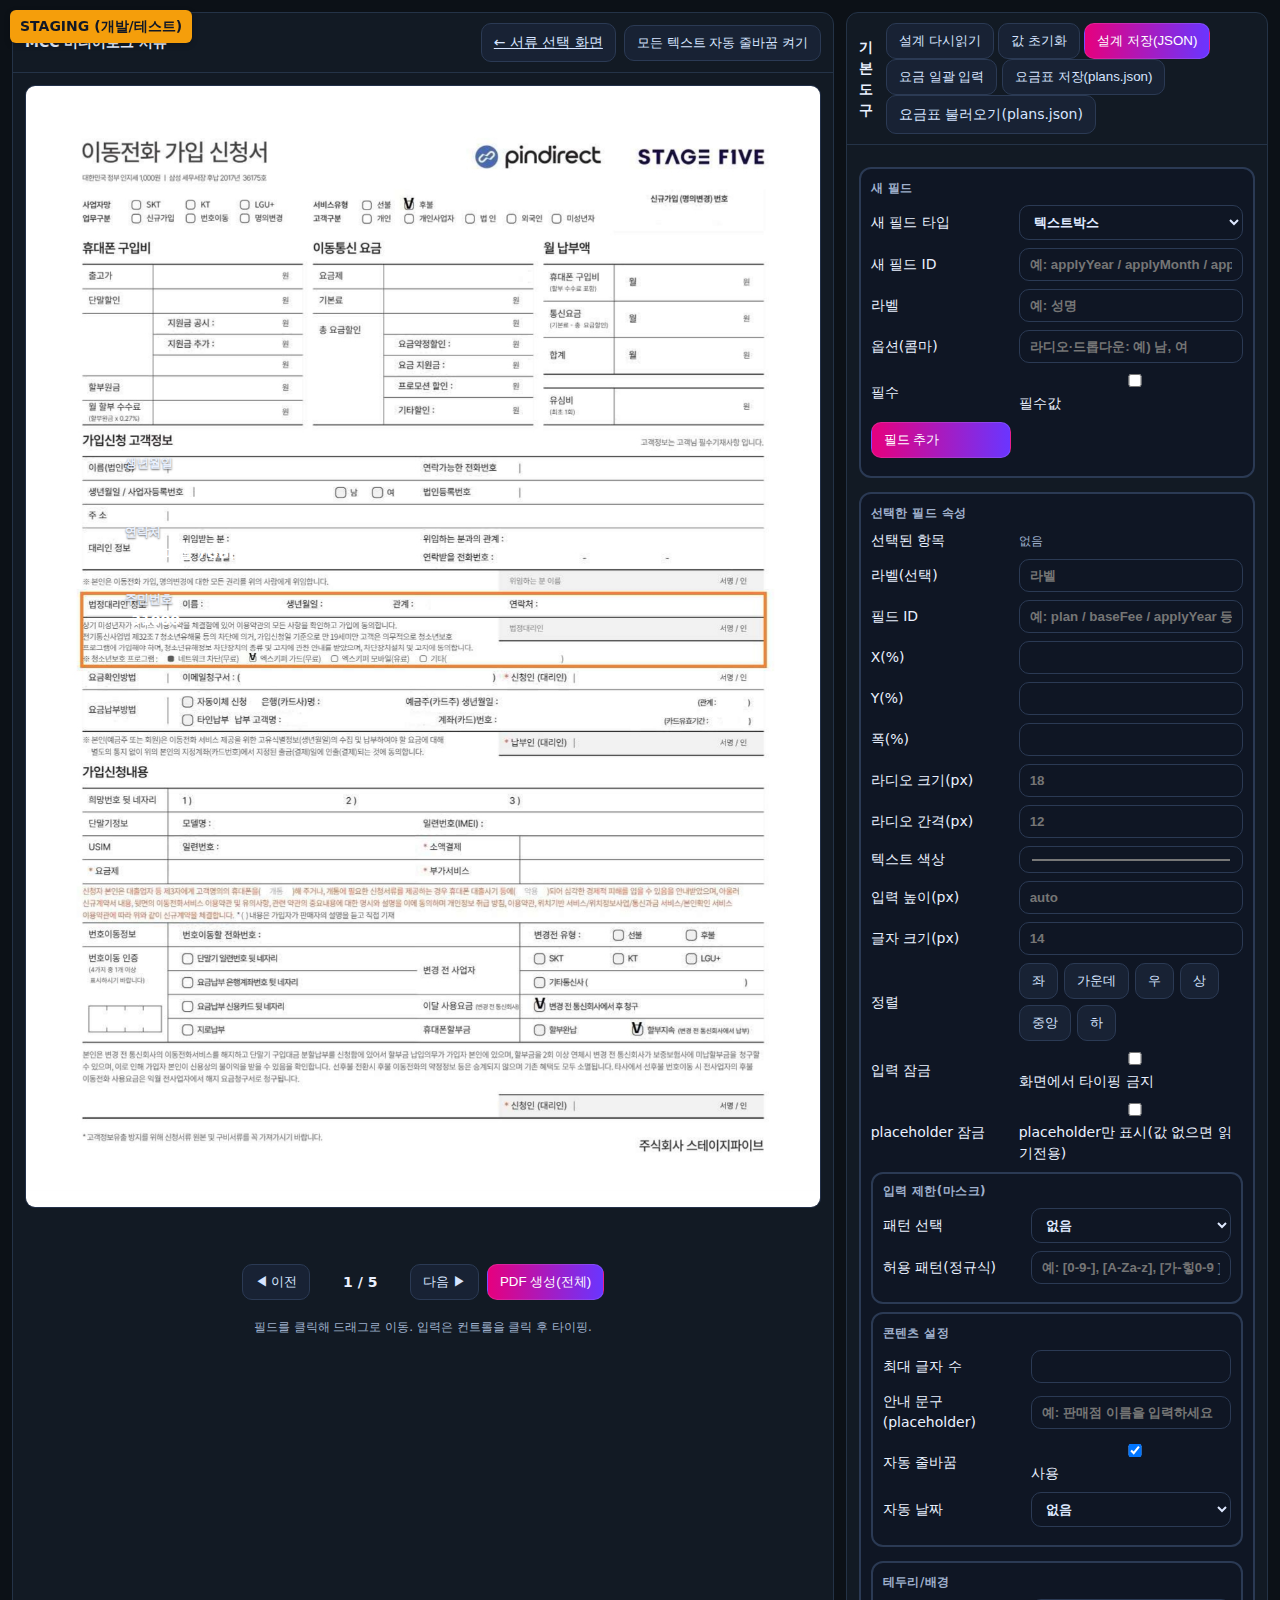
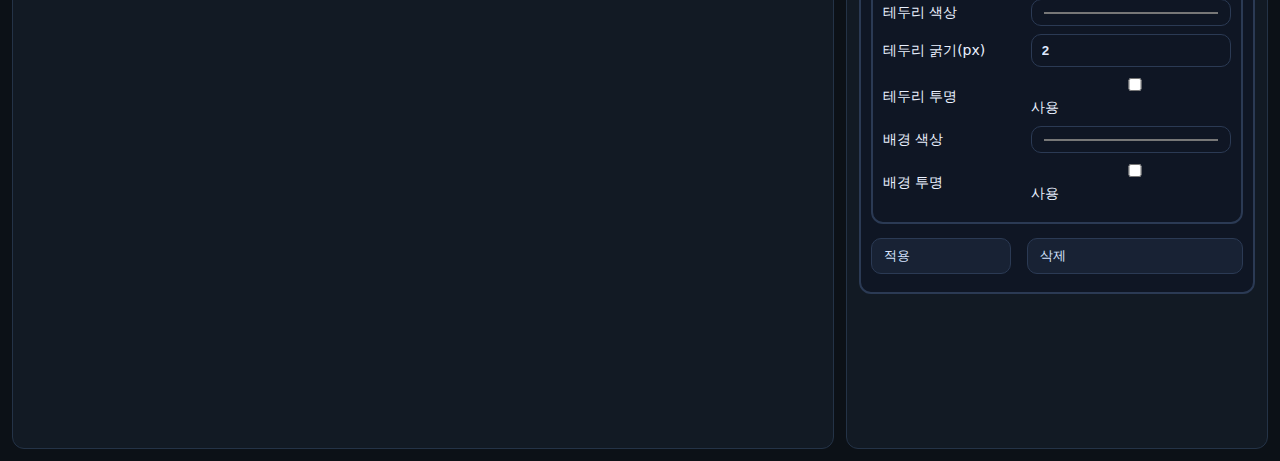
<file: brands/sk/stagefive/index.html>
<!doctype html>
<html lang="ko">
<head>
<meta charset="utf-8"/>
<meta name="viewport" content="width=device-width, initial-scale=1"/>
<title>MCCNETWORLD 스테이지파이브SK </title>

<link rel="icon" type="image/png" sizes="16x16"  href="/favicon-16x16.png">
<link rel="icon" type="image/png" sizes="32x32"  href="/favicon-32x32.png">
<link rel="icon" type="image/png" sizes="192x192" href="/android-chrome-192x192.png">
<link rel="icon" type="image/png" sizes="512x512" href="/android-chrome-512x512.png">
<link rel="apple-touch-icon" href="/apple-touch-icon.png">
<link rel="shortcut icon" href="/favicon.ico">
<meta name="theme-color" content="#0c1117"/>

<style>
  :root{
    --bg:#0c1117;--fg:#eaf1ff;--card:#121a24;--line:#243347;
    --pink:#e6007e;--vio:#6a35ff;--danger:#ff3b3b;
    --zoom:1;
    --stage-w:210mm;
    --stage-h:297mm;
    --phc:#c05;--phbg:#ffe08a66;
  }

  *{box-sizing:border-box;-webkit-print-color-adjust:exact;print-color-adjust:exact}
  html,body{margin:0;background:var(--bg);color:var(--fg);font:14px/1.5 system-ui,"Noto Sans KR",sans-serif}
  .wrap{display:grid;grid-template-columns:1.6fr 1fr;gap:12px;min-height:100vh;padding:12px}
  html.fill .wrap{grid-template-columns:1fr}
  .panel{background:var(--card);border:1px solid var(--line);border-radius:12px;overflow:visible}
  .hd{display:flex;align-items:center;justify-content:space-between;padding:10px 12px;border-bottom:1px solid var(--line)}
  .hd strong{font-weight:800}
  .btn{display:inline-flex;align-items:center;gap:6px;padding:8px 12px;border-radius:10px;border:1px solid #ffffff1f;background:linear-gradient(90deg,var(--pink),var(--vio));color:#fff;cursor:pointer}
  .btn--ghost{background:#182234;border-color:#2b3a54;color:#d6e4ff}
  .stack{padding:12px;overflow:auto}

  /* 화면 캔버스 */
  .paper{position:relative;width:min(1480px,100%);margin:auto;border:1px solid #223049;border-radius:10px;background:#0f1624;height:calc((var(--stage-h)) * var(--zoom));overflow:hidden;}
  .stage{width:var(--stage-w);height:var(--stage-h);transform-origin:top left;transform:scale(var(--zoom));position:relative;}
  .stage img{position:absolute;inset:0;width:100%;height:100%;object-fit:fill;pointer-events:none}
  .overlay{position:absolute;inset:0}

  /* 필드 */
  .field{position:absolute;transform:none;cursor:move;z-index:2;--fs:14px;}
  .field.checkbox{transform:translate(-50%,-50%)}
  .label{position:absolute;top:-16px;left:0;font-size:12px;font-weight:800;text-shadow:0 1px 2px #0009}
  .field input,.field textarea,.field select{
    width:100%;background:transparent;border:none;color:var(--fgc,#fff);
    height:var(--ih,auto);outline:none;padding:6px 6px 3px;font:600 var(--fs)/1.2 system-ui
  }
  .field textarea{
    white-space:pre-wrap;word-break:break-word;overflow-wrap:anywhere;
    overflow:hidden;resize:none !important;scrollbar-width:none;min-height:5px;max-height:none !important;
  }
  .field textarea::-webkit-scrollbar{display:none}

  /* 입력 잠금(시각적 안내만) */
  .field [data-locked="1"]{caret-color:transparent}
  .field [data-locked="1"]::placeholder{color:var(--phc);font-weight:900;background:var(--phbg);padding:0 .25em;border-radius:6px;}

  /* 체크/라디오 */
  .field.checkbox input,.field.radio input[type="checkbox"]{
    appearance:none;-webkit-appearance:none;background:transparent;
    border:var(--tick-bdw,1.6px) solid var(--tick-bdc,#000);
    position:relative;vertical-align:middle;display:inline-block;box-sizing:border-box;
  }
  .field.checkbox input{width:var(--cksize,18px);height:var(--cksize,18px);border-radius:2px;}
  .field.checkbox input:checked::after{
    content:"";position:absolute;left:3px;top:0px;width:calc(var(--cksize,18px) - 6px);height:calc(var(--cksize,18px) - 6px);
    border-right:2px solid #000;border-bottom:2px solid #000;transform:rotate(45deg) translateY(-2px);
  }
  .field.checkbox .label{top:0;left:24px}
  .field.radio{white-space:nowrap}
  .field.radio .radio-item{display:inline-flex;align-items:center;gap:6px;margin-right:var(--rgap,12px)}
  .field.radio input[type="checkbox"]{width:var(--rsize,18px);height:var(--rsize,18px);border-radius:2px;}
  .field.radio input[type="checkbox"]:checked::after{content:"";position:absolute;inset:1px;background:#000;}
  .field.radio .radio-item span{display:none}

  .sel{outline:3px solid #00d2ff66;border-radius:8px}

  /* 우측 기본도구 */
  .group{border:2px solid #2b3a54;border-radius:12px;padding:10px;margin:10px 0 14px;background:#0f1624}
  .group h4{margin:0 0 8px;font-size:12px;color:#9fb0cc;font-weight:800;letter-spacing:.4px}
  .row{display:grid;grid-template-columns:140px 1fr;gap:8px;align-items:center;margin-bottom:8px}
  .row input,.row select,.row textarea{width:100%;background:#0f1624;border:1px solid #2b3a54;border-radius:10px;color:#dfe9ff;outline:none;padding:8px 10px;font-weight:700}
  .hint{color:#9fb0cc;font-size:12px}
  .stack .paper{margin-bottom:56px}
  .stack{padding-bottom:140px}
  .pager{display:flex;align-items:center;gap:8px;justify-content:center;margin:6px 0 18px;flex-wrap:wrap}
  #pageInfo{min-width:84px;text-align:center;font-weight:800}

  .toast{position:fixed;left:0;right:0;bottom:16px;display:none;justify-content:center;z-index:9999}
  .toast__card{background:#172131;border:1px solid #2b3a54;border-radius:10px;padding:10px 12px;color:#fff;max-width:680px;width:calc(100% - 32px)}
  .invalid{outline:3px solid var(--danger)!important;background:rgba(255,59,59,.2);border-radius:8px}
  html.fill .builder{display:none}

  /* 인쇄 공통 */
  @page{size:A4 portrait;margin:0}
  #printAll{display:none}
  .print-value{display:none;white-space:pre-wrap;word-break:break-word;overflow-wrap:anywhere;padding:6px 6px 3px;font:600 var(--fs)/1.2 system-ui}

  /* 인쇄 */
  @media print{
    body{background:#fff}
    .wrap,.builder,.pager,.hint,.hd,#affPopup{display:none !important}
    #printAll{display:block}
    .pageWrap{width:210mm;height:297mm;position:relative;overflow:visible;padding:1mm;box-sizing:border-box;page-break-after:always;}
    .pageWrap:last-child{page-break-after:auto}
    #printAll .stage{transform:scale(1)}
    #printAll .paper{border:none;height:auto}
    #printAll .stage img{width:100%;height:100%;object-fit:fill}
    #printAll .overlay{position:absolute;inset:0;overflow:visible !important}
    #printAll,#printAll *{font-family:system-ui,"Noto Sans KR",sans-serif !important;letter-spacing:0 !important}
    #printAll .field input,#printAll .field textarea,#printAll .field select{color:#000 !important;background:transparent !important;border-bottom:none !important}
    #printAll .label{color:#000 !important;text-shadow:none !important}
    #printAll .field select{display:none !important}
    #printAll .field .print-value{display:block !important;color:#000 !important}
    #printAll textarea{overflow:visible!important;height:auto!important;resize:none!important;max-height:none!important}
    .field.checkbox input,.field.radio input[type="checkbox"]{
      appearance:none !important;-webkit-appearance:none !important;background:transparent !important;
      border:var(--tick-bdw,1.6px) solid var(--tick-bdc,#000) !important;position:relative !important;vertical-align:middle;
    }
    .field.checkbox input{width:var(--cksize,18px) !important;height:var(--cksize,18px) !important;border-radius:2px !important}
    .field.checkbox input:checked::after{
      content:"";position:absolute;left:3px;top:0px;width:calc(var(--cksize,18px) - 6px);height:calc(var(--cksize,18px) - 6px);
      border-right:2px solid #000;border-bottom:2px solid #000;transform:rotate(45deg) translateY(-2px);
    }
    .field.radio input[type="checkbox"]{width:var(--rsize,18px) !important;height:var(--rsize,18px) !important;border-radius:2px !important}
    .field.radio input[type="checkbox"]:checked::after{content:"";position:absolute;inset:1px;background:#000}
    .field.checkbox .label{top:0;left:24px}
  }

  /* 텍스트 박스 보조 */
  .field.hasBorder input[type="text"],.field.hasBorder textarea{border:var(--bdw,2px) solid var(--bdc,#ff3b3b) !important;border-radius:8px;background:transparent;padding:6px 8px;}
  #printAll .field.hasBorder input[type="text"],#printAll .field.hasBorder textarea{border:var(--bdw,2px) solid var(--bdc,#ff3b3b) !important;border-bottom:none !important;border-radius:8px;}
  .field.hasBG input[type="text"],.field.hasBG textarea{background:var(--bgc,transparent) !important}
  #printAll .field.hasBG input[type="text"],#printAll .field.hasBG textarea{background:var(--bgc,transparent) !important}

  .affBanner{display:none;position:sticky;top:0;z-index:50;margin:6px 0 10px}
  .affBanner__card{background:#ffe08a;color:#2a2100;border:1px solid #cfa442;border-radius:10px;padding:10px 12px;font-weight:800}
  #affPopup{position:fixed;left:50%;transform:translateX(-50%);top:10px;z-index:99999;display:none}
  #affPopup .card b{font-weight:900}

  /* extraData 상단 표시 바 */
  .extraBar{display:none;margin:6px 0 0}
  .extraBar__card{background:#0f2036;border:1px solid #2b3a54;border-radius:10px;padding:8px 10px;font-weight:800;color:#cfe0ff}
  .extraBar__label{opacity:.85;margin-right:8px}

  /* ===== 환경 분리용 추가 ===== */
  /* 개발(스테이징) 배지 */
  html.is-staging .env-badge{
    position:fixed;z-index:9999;top:10px;left:10px;
    padding:6px 10px;border-radius:6px;font-weight:700;
    background:#f59e0b;color:#111827;box-shadow:0 2px 6px rgba(0,0,0,.2);
    user-select:none;pointer-events:none;
  }
  /* 운영에서는 디자이너 패널/버튼 전부 숨김 */
  html.is-prod .builder{display:none !important;}
  html.is-prod .hd .builder{display:none !important;}
</style>

<!-- 환경 자동 판별(운영/스테이징) + 운영에서 작성 모드 강제 -->
<script>
(function(){
  const host = location.hostname;
  // ⬇ 로컬에서도 스테이징으로 취급
  const IS_LOCAL   = /^(localhost|127\.0\.0\.1)$/i.test(host);
  const IS_STAGING = host.startsWith('staging.') || IS_LOCAL;
  document.documentElement.classList.toggle('is-staging', IS_STAGING);
  document.documentElement.classList.toggle('is-prod', !IS_STAGING);

  const fav = document.querySelector('link[rel="icon"][sizes="32x32"]') || document.querySelector('link[rel="icon"]');
  if (IS_STAGING) {
    document.title = 'STAGING · ' + document.title.replace(/^STAGING ·\s*/,'');
    if (fav) fav.href = '/favicon-32x32.png?v=stg';
    const b = document.createElement('div');
    b.className = 'env-badge';
    b.textContent = 'STAGING (개발/테스트)';
    window.addEventListener('DOMContentLoaded', ()=>document.body.appendChild(b));
  } else {
    document.title = document.title.replace(/^STAGING ·\s*/,'');
    if (fav) fav.href = '/favicon-32x32.png?v=prod';
    const url = new URL(location.href);
    if (!url.searchParams.has('mode')) { url.searchParams.set('mode','fill'); history.replaceState(null,'',url.toString()); }
  }
})();
</script>
</head>
<body>
<div class="wrap">
  <!-- ===== 왼쪽: 서류 화면 ===== -->
  <section class="panel">
    <!-- ✅ 헤더: 한 번만, 오른쪽에 뒤로가기 + 빌더 버튼 -->
    <div class="hd">
      <strong>MCC 미디어로그 서류</strong>

      <div style="display:flex; gap:8px; align-items:center">
        <!-- 메인(서류 선택 화면)으로 돌아가기 -->
        <a href="/index.html" class="btn btn--ghost" id="backToHub">
          ← 서류 선택 화면
        </a>

        <!-- 기존 빌더 버튼 -->
        <div class="builder">
          <button class="btn--ghost btn" id="enableWrapAll">
            모든 텍스트 자동 줄바꿈 켜기
          </button>
        </div>
      </div>
    </div>

    <div class="stack">
      <div id="affBanner" class="affBanner"><div class="affBanner__card">제휴 요금제 진행 시 <b> C-1 성함·동의 체크</b>가 필요합니다.</div></div>

      <!-- extraData 표시 바 -->
      <div id="extraBar" class="extraBar">
        <div class="extraBar__card"><span class="extraBar__label">추가 데이터</span><span id="extraBarText"></span></div>
      </div>

      <div class="paper" id="paper">
        <div class="stage" id="stage">
          <img id="bg" src="images/adult-1.jpg" alt="">
          <div class="overlay" id="overlay"></div>
        </div>
      </div>

      <div class="pager">
        <button class="btn--ghost btn" id="prev">◀ 이전</button>
        <div id="pageInfo">1 / 7</div>
        <button class="btn--ghost btn" id="next">다음 ▶</button>
        <button class="btn" id="btnPdf">PDF 생성(전체)</button>
      </div>
      <p class="hint" style="text-align:center">필드를 클릭해 드래그로 이동. 입력은 컨트롤을 클릭 후 타이핑.</p>
    </div>
  </section>

  <!-- ===== 오른쪽: 빌더 패널 ===== -->
  <section class="panel builder">
    <div class="hd">
      <strong>기본 도구</strong>
      <div>
        <button class="btn--ghost btn" id="reload">설계 다시읽기</button>
        <button class="btn--ghost btn" id="resetValues">값 초기화</button>
        <button class="btn" id="saveJson">설계 저장(JSON)</button>

        <!-- 요금표 관리 -->
        <button class="btn--ghost btn" id="bulkPlansBtn">요금 일괄 입력</button>
        <button class="btn--ghost btn" id="savePlans">요금표 저장(plans.json)</button>
        <label class="btn--ghost btn" style="cursor:pointer">
          <input type="file" id="loadPlansFile" accept="application/json" hidden>요금표 불러오기(plans.json)
        </label>
      </div>
    </div>

    <div class="stack">
      <div class="group">
        <h4>새 필드</h4>
        <div class="row"><div>새 필드 타입</div>
          <select id="newType">
            <option value="text">텍스트박스</option>
            <option value="textarea">텍스트영역</option>
            <option value="select">드롭다운</option>
            <option value="radio">라디오(단일선택)</option>
            <option value="checkbox">체크박스</option>
          </select>
        </div>
        <div class="row"><div>새 필드 ID</div><input id="newId" placeholder="예: applyYear / applyMonth / applyDay 등"></div>
        <div class="row"><div>라벨</div><input id="newLabel" placeholder="예: 성명"></div>
        <div class="row"><div>옵션(콤마)</div><input id="newOpts" placeholder="라디오·드롭다운: 예) 남, 여"></div>
        <div class="row"><div>필수</div><label><input type="checkbox" id="newReq"> 필수값</label></div>
        <div class="row"><button class="btn" id="addField">필드 추가</button></div>
      </div>

      <div id="propBox" class="group">
        <h4>선택한 필드 속성</h4>
        <div class="row"><div>선택된 항목</div><div id="selInfo" class="hint">없음</div></div>

        <div class="row"><div>라벨(선택)</div><input id="p_label" type="text" placeholder="라벨"></div>
        <div class="row"><div>필드 ID</div><input id="p_id" type="text" placeholder="예: plan / baseFee / applyYear 등"></div>

        <div class="row" id="row_opts"><div>옵션(콤마)</div><input id="p_options" type="text" placeholder="예: 남, 여 / 또는 옵션 목록"></div>
        <div class="row" id="row_req"><div>필수</div><label><input type="checkbox" id="p_required"> 반드시 작성</label></div>

        <div class="row"><div>X(%)</div><input id="p_x" type="number" step="0.1"></div>
        <div class="row"><div>Y(%)</div><input id="p_y" type="number" step="0.1"></div>
        <div class="row"><div>폭(%)</div><input id="p_w" type="number" step="0.1"></div>

        <div class="row"><div>라디오 크기(px)</div><input id="p_radioSize" type="number" min="10" max="32" step="1" placeholder="18"></div>
        <div class="row"><div>라디오 간격(px)</div><input id="p_radioGap" type="number" min="0" max="60" step="1" placeholder="12"></div>

        <div class="row"><div>텍스트 색상</div><input id="p_color" type="color" value="#000000"></div>
        <div class="row"><div>입력 높이(px)</div><input id="p_height" type="number" min="5" max="60" step="1" placeholder="auto"></div>
        <div class="row"><div>글자 크기(px)</div><input id="p_fontSize" type="number" min="5" max="32" step="1" placeholder="14"></div>
        <div class="row"><div>정렬</div>
          <div style="display:flex;gap:6px;flex-wrap:wrap">
            <button class="btn--ghost btn" id="alignLeft">좌</button>
            <button class="btn--ghost btn" id="alignCX">가운데</button>
            <button class="btn--ghost btn" id="alignRight">우</button>
            <button class="btn--ghost btn" id="alignTop">상</button>
            <button class="btn--ghost btn" id="alignCY">중앙</button>
            <button class="btn--ghost btn" id="alignBottom">하</button>
          </div>
        </div>

        <div class="row"><div>입력 잠금</div>
          <label><input type="checkbox" id="p_locked"> 화면에서 타이핑 금지</label>
        </div>
        <div class="row"><div>placeholder 잠금</div>
          <label><input type="checkbox" id="p_lockOnPh"> placeholder만 표시(값 없으면 읽기전용)</label>
        </div>

        <div class="group" style="margin:8px 0 0;padding-top:8px">
          <h4>입력 제한(마스크)</h4>
          <div class="row"><div>패턴 선택</div>
            <select id="p_mask">
              <option value="">없음</option>
              <option value="number">숫자만</option>
              <option value="tel">전화번호(숫자-)</option>
              <option value="alpha">영문</option>
              <option value="alnum">영문+숫자</option>
              <option value="hangul">한글만</option>
              <option value="custom">사용자정의(정규식)</option>
            </select>
          </div>
          <div class="row"><div>허용 패턴(정규식)</div><input id="p_maskRe" type="text" placeholder="예: [0-9-], [A-Za-z], [가-힣0-9 ]"></div>
        </div>

        <div class="group" style="margin-top:8px">
          <h4>콘텐츠 설정</h4>
          <div class="row"><div>최대 글자 수</div><input id="p_maxlen" type="number" min="1" max="500" step="1"></div>
          <div class="row"><div>안내 문구(placeholder)</div><input id="p_placeholder" type="text" placeholder="예: 판매점 이름을 입력하세요"></div>
          <div class="row"><div>자동 줄바꿈</div><label><input id="p_wrap" type="checkbox" checked> 사용</label></div>
          <div class="row"><div>자동 날짜</div>
            <select id="p_autoDate">
              <option value="">없음</option>
              <option value="year">년(YYYY)</option>
              <option value="month">월(MM)</option>
              <option value="day">일(DD)</option>
            </select>
          </div>
        </div>

        <div class="group" style="margin-top:8px">
          <h4>테두리/배경</h4>
          <div class="row"><div>테두리 색상</div><input id="p_borderColor" type="color" value="#ff3b3b"></div>
          <div class="row"><div>테두리 굵기(px)</div><input id="p_borderWidth" type="number" min="1" max="8" step="1" placeholder="2"></div>
          <div class="row"><div>테두리 투명</div><label><input type="checkbox" id="p_borderTransparent"> 사용</label></div>
          <div class="row"><div>배경 색상</div><input id="p_bgColor" type="color" value="#000000"></div>
          <div class="row"><div>배경 투명</div><label><input type="checkbox" id="p_bgTransparent"> 사용</label></div>
        </div>

        <div class="row" style="margin-top:8px">
          <button class="btn--ghost btn" id="applyProp">적용</button>
          <button class="btn--ghost btn" id="delField" style="margin-left:8px">삭제</button>
        </div>
      </div>
    </div>
  </section>
</div>

<div id="printAll"></div>

<div class="toast" id="toast"><div class="toast__card">
  <b>작성되지 않은 필수 항목이 있습니다</b>
  <ul id="missList" style="margin:8px 0 0 18px;padding:0"></ul>
  <div style="display:flex;justify-content:flex-end;margin-top:8px"><button class="btn--ghost btn" id="tClose">확인</button></div>
</div></div>

<div id="affPopup"><div class="card">⚠️ <b>제휴 요금제</b>입니다. <b> C-1 성함·동의 체크</b>가 모두 완료되어야 진행됩니다.</div></div>

<script>
/* ===== 모드/상태 ===== */
const FILL  = new URLSearchParams(location.search).get('mode')==='fill';
const FRESH = new URLSearchParams(location.search).get('fresh')==='1';
if(FILL) document.documentElement.classList.add('fill');

let selected=-1;
let pages=[{bg:'images/adult-1.jpg',fields:[]}], pageIndex=0;

const paper   = document.getElementById('paper');
const stage   = document.getElementById('stage');
const overlay = document.getElementById('overlay');
const bg      = document.getElementById('bg');
const pageInfo= document.getElementById('pageInfo');
const affBanner=document.getElementById('affBanner');
const affPopup = document.getElementById('affPopup');

/* extraData 바 노드 */
const extraBar = document.getElementById('extraBar');
const extraBarText = document.getElementById('extraBarText');

/* ★ 누적/재귀 방지 상태 변수 */
let LAST_EXTRA_TXT = '';
let __MIRRORING__ = false;

const clamp=(v,a,b)=>Math.max(a,Math.min(b,v));
const num=(v,d)=>{const n=parseFloat(v);return isNaN(n)?d:n;};
const cur=()=>pages[pageIndex];

/* ===== 화면 줌 ===== */
function applyZoom(){
  stage.style.transform='scale(1)';
  const stageRect = stage.getBoundingClientRect();
  const targetW = paper.clientWidth;
  let z = targetW / Math.max(stageRect.width,1);
  z = Math.max(0.4, Math.min(2, z));
  document.documentElement.style.setProperty('--zoom', z);
  stage.style.transform = '';
  paper.style.height = (stage.offsetHeight * z) + 'px';
}
window.addEventListener('resize', applyZoom);

/* ===== 자동 저장 (값만) ===== */
const AUTOSAVE_KEY='overlay_autosave_v4';
let saveTimer=null;
const collectValuesOnly=()=>({pageIndex,values:pages.map(pg=>({fields:(pg.fields||[]).map(f=>({id:f.id||'',value:f.type==='checkbox'?!!f.value:(f.value??'')}))}))});
function applyValuesOnly(s){
  if(!s||!s.values) return;
  s.values.forEach((pgSnap,i)=>{ const pg=pages[i]; if(!pg) return;
    (pg.fields||[]).forEach((f,j)=>{ const sv=pgSnap.fields?.[j]; if(!sv) return; f.value=(f.type==='checkbox')?!!sv.value:sv.value; });
  });
  if(Number.isInteger(s.pageIndex)) pageIndex=clamp(s.pageIndex,0,pages.length-1);
}
function scheduleSave(){ if(saveTimer) clearTimeout(saveTimer); saveTimer=setTimeout(()=>{ try{localStorage.setItem(AUTOSAVE_KEY,JSON.stringify(collectValuesOnly()));}catch(_){} },250); }
function tryLoadAutosave(){ try{const raw=localStorage.getItem(AUTOSAVE_KEY); if(!raw) return; applyValuesOnly(JSON.parse(raw));}catch(_){} }
const clearAutosave=()=>{ try{localStorage.removeItem(AUTOSAVE_KEY);}catch(_){} };

/* ===== 드롭다운 글자 자동 축소 ===== */
function fitSelectText(sel, maxPx = 16, minPx = 8, arrowPx) {
  try {
    const text = (sel.options[sel.selectedIndex] || {}).text || sel.value || '';
    const style = getComputedStyle(sel);
    const padL = parseFloat(style.paddingLeft) || 0;
    const padR = parseFloat(style.paddingRight) || 0;
    const ARROW_W = (typeof arrowPx === 'number') ? arrowPx : 17;
    const inner = sel.clientWidth - padL - padR - ARROW_W;
    if (inner <= 0 || !text) return;
    let meas = document.getElementById('__measure_span__');
    if (!meas) {
      meas = document.createElement('span');
      meas.id = '__measure_span__';
      meas.style.position = 'fixed';
      meas.style.visibility = 'hidden';
      meas.style.whiteSpace = 'nowrap';
      meas.style.left = '-9999px';
      document.body.appendChild(meas);
    }
    meas.style.fontFamily = style.fontFamily;
    meas.style.fontWeight = style.fontWeight;
    meas.style.fontStyle = style.fontStyle;
    meas.style.letterSpacing = style.letterSpacing;
    meas.style.textTransform = style.textTransform;

    for (let px = maxPx; px >= minPx; px -= 0.5) {
      meas.style.fontSize = px + 'px';
      meas.textContent = text;
      if (meas.getBoundingClientRect().width <= inner) {
        sel.style.fontSize = px + 'px';
        return;
      }
    }
    sel.style.fontSize = minPx + 'px';
  } catch (_) {}
}
const refitAllSelects=()=>overlay.querySelectorAll('select').forEach(fitSelectText);

/* ===== textarea 자동 높이 ===== */
function autosizeTA(el){ try{ el.style.height='auto'; el.style.height=Math.max(el.scrollHeight,5)+'px'; }catch(_){} }
function autosizeAllTextareas(root){ (root||document).querySelectorAll('textarea').forEach(autosizeTA); }

/* ===== 설계 로드 ===== */
function seed7(){
  // 필요에 따라 adult/teen 배경을 다르게 쓰고 싶으면 여기서 분기하세요.
  pages = [...Array(7)].map((_,i)=>({ bg:`images/page${i+1}.jpg`, fields:[] }));
}

/* 쿼리파라미터에서 문서종류/연령대 읽기 */
const QS  = new URLSearchParams(location.search);
const DOC = (QS.get('doc') || 'join').toLowerCase();   // join | change | cancel
const AGE = (QS.get('age') || 'adult').toLowerCase();  // adult | teen

function designFileOf(doc, age){
  if (doc === 'change') return 'overlay-design.change.json';
  if (doc === 'cancel') return 'overlay-design.cancel.json';
  return (age === 'teen') ? 'overlay-design.teen.json' : 'overlay-design.adult.json';
}
function buildDesignUrl(){
  // v에 Date.now()를 붙여 캐시 제거
  return `./${designFileOf(DOC, AGE)}?v=${Date.now()}`;
}

async function loadDesign(){
  try{
    const url = buildDesignUrl();
    const r = await fetch(url, { cache: 'no-store' });
    if (r.ok) {
      const j = await r.json();
      if (Array.isArray(j.pages) && j.pages.length) {
        pages = j.pages;
      } else {
        seed7();
      }
    } else {
      seed7();
    }
  } catch (err) {
    console.error('[loadDesign] fetch 실패:', err);
    seed7();
  }
  pageIndex = 0;
}
/* ===== 유틸 ===== */
const PLAN_LABEL_RE = /(요금제|요금.?상품)/i;
const PLAN_ID_RE    = /^(plan|planselect|plan_name)$/i;

const findFieldsAllPages=id=>{const a=[]; pages.forEach(pg=>(pg.fields||[]).forEach(f=>{if(f.id===id)a.push(f);})); return a;};
const getFieldById=id=>(cur().fields||[]).find(x=>x.id===id);
const setFieldValue=(id,v)=>findFieldsAllPages(id).forEach(f=>{f.value=(f.type==='checkbox')?!!v:v;});

/* 모든 페이지에서 ID로 찾기 */
function getFieldsByIdAll(id){
  id=String(id||'').toLowerCase();
  const out=[];
  pages.forEach((pg,pi)=>(pg.fields||[]).forEach((f,idx)=>{
    if(String(f.id||'').toLowerCase()===id) out.push({f,pi,idx});
  }));
  return out;
}
function getFirstFieldById(id){
  const a=getFieldsByIdAll(id);
  return a.length ? a[0].f : null;
}

/* ===== 자필(잠금) 키 입력 방지 ===== */
function blockTyping(el){
  const prevent = e=>{ if(e.key !== 'Tab') e.preventDefault(); };
  el.addEventListener('keydown', prevent);
  el.addEventListener('beforeinput', e=>e.preventDefault());
  el.addEventListener('paste', e=>e.preventDefault());
}

/* ===== 자동 날짜 입력 ===== */
function fillAutoDates(){
  const now = new Date();
  const yyyy = String(now.getFullYear());
  const mm   = String(now.getMonth()+1).padStart(2,'0');
  const dd   = String(now.getDate()).padStart(2,'0');
  pages.forEach(pg=>{
    (pg.fields||[]).forEach(f=>{
      if(!f || !f.autoDate) return;
      if(f.value && String(f.value).trim()) return;
      if(f.autoDate==='year')  f.value = yyyy;
      if(f.autoDate==='month') f.value = mm;
      if(f.autoDate==='day')   f.value = dd;
    });
  });
}

/* ======== 요금제 자동 매칭(plans.json) ======== */
let PLANS = [];
let PLANS_MAP = new Map(); // name -> { baseFee, discountFee, totalFee, extraDataGb, bundleAnyone }

function parseMoney(v){
  if(v==null || v==='') return null;
  const n = Number(String(v).replace(/[^\d.-]/g,''));
  return isFinite(n) ? n : null;
}
function moneyToString(n){ return (n==null) ? '' : String(n); }

function normalizePlans(json){
  const names = [];
  const map = new Map();

  if(Array.isArray(json)){
    json.forEach(item=>{
      if(item && typeof item==='object'){
        const name = String(item.name ?? item.plan ?? '').trim();
        if(!name) return;
        const base = parseMoney(item.baseFee ?? item.base ?? item.base_fee);
        const disc = parseMoney(item.discountFee ?? item.discount ?? item.discount_fee);
        let total  = parseMoney(item.totalFee ?? item.total ?? item.total_fee);
        if(total==null && base!=null && disc!=null) total = base - disc;

        const extra = parseMoney(item.extraDataGb);
        const bundleAnyone = !!item.bundleAnyone;

        names.push(name);
        map.set(name,{baseFee:base, discountFee:disc, totalFee:total, extraDataGb:extra, bundleAnyone});
      }else{
        const name = String(item).trim();
        if(!name) return;
        names.push(name);
        map.set(name,{baseFee:null, discountFee:null, totalFee:null, extraDataGb:null, bundleAnyone:false});
      }
    });
  }else if(json && typeof json==='object'){
    Object.entries(json).forEach(([k,v])=>{
      const name = String(k).trim();
      let base=null, disc=null, total=null, extra=null, bundleAnyone=false;
      if(v && typeof v==='object'){
        base = parseMoney(v.baseFee ?? v.base);
        disc = parseMoney(v.discountFee ?? v.discount);
        total= parseMoney(v.totalFee ?? v.total);
        if(total==null && base!=null && disc!=null) total = base - disc;
        extra = parseMoney(v.extraDataGb);
        bundleAnyone = !!v.bundleAnyone;
      }
      names.push(name);
      map.set(name,{baseFee:base, discountFee:disc, totalFee:total, extraDataGb:extra, bundleAnyone});
    });
  }

  const uniq = Array.from(new Set(names));
  return {names:uniq, map};
}

function getPlanSelectTargets(){
  const targets=[];
  pages.forEach((pg,pi)=> (pg.fields||[]).forEach((f,idx)=>{
    if(f.type!=='select') return;
    const byId    = PLAN_ID_RE.test(String(f.id||''));
    const byLabel = PLAN_LABEL_RE.test(String(f.label||''));
    if(byId||byLabel) targets.push({f,pi,idx});
  }));
  return targets;
}

function applyPlansToDesign(){
  const list = Array.isArray(PLANS)?[...PLANS]:[];
  const targets = getPlanSelectTargets();
  targets.forEach(({f})=>{
    f.options = list;
    if(f.value && !list.includes(f.value)) f.value='';
  });
  render(); scheduleSave(); refitAllSelects();
}

function getFeeFieldsAll(){
  const base = getFieldsByIdAll('basefee').map(x=>x.f);
  const disc = getFieldsByIdAll('discountfee').map(x=>x.f);
  const tot  = getFieldsByIdAll('totalfee').map(x=>x.f);
  return {base, disc, tot};
}
function updateFeesFromPlan(planName, doRender=true){
  const info = PLANS_MAP.get(planName);
  if(!info) return;

  const {base, disc, tot} = getFeeFieldsAll();

  const baseVal = moneyToString(info.baseFee);
  const discVal = moneyToString(info.discountFee);
  let   totVal  = moneyToString(info.totalFee);
  if(!totVal && info.baseFee!=null && info.discountFee!=null){
    totVal = moneyToString(info.baseFee - info.discountFee);
  }

  base.forEach(f=>{ f.value = baseVal; });
  disc.forEach(f=>{ f.value = discVal; });
  tot.forEach(f=>{ f.value = totVal; });

  if(doRender){ render(); scheduleSave(); }
}

async function loadPlansJson(){
  const tryUrls = [
    './plans.json?v=2',          // 브랜드 전용
    '/public/plans.json?v=2',    // 공용 위치(있다면)
    '/plans.json?v=2'            // 최후 공용
  ];
  for (const url of tryUrls){
    try{
      const r = await fetch(url,{cache:'no-store'});
      if (!r.ok) continue;
      const json = await r.json();
      const root = (json && typeof json === 'object' && json.plans) ? json.plans : json;
      const {names,map} = normalizePlans(root);
      PLANS = names; PLANS_MAP = map;
      applyPlansToDesign();
      syncFeesFromExistingPlan();
      mirrorPlanNameIntoBoxes(getSelectedPlanName());
      return;
    }catch(_){}
  }
}
function syncFeesFromExistingPlan(){
  const tars = getPlanSelectTargets();
  tars.forEach(({f})=>{
    if(f.value) updateFeesFromPlan(f.value,false);
  });
  render(); scheduleSave();
}

/* ===== 제휴/추가데이터 인식 ===== */
function getSelectedPlanName(){
  const tars = getPlanSelectTargets();
  const sel = tars.find(t => t.f.value)?.f;
  return sel ? sel.value : '';
}
function isAffiliatePlan(planName){
  const name = String(planName || '');
  const AFF_RE = /(밀리의\s*서재|밀리의서재|지니\s*뮤직|지니뮤직|cu\s*20%?\s*할인|메가박스\s*free|제휴)/i;
  if (AFF_RE.test(name)) return true;
  const info = PLANS_MAP.get(planName);
  return !!(info && info.bundleAnyone);
}

/* ===== 렌더 ===== */
function render(){
  const p=cur();
  bg.src=p.bg||'';
  overlay.innerHTML='';

  (p.fields||[]).forEach((f,i)=>{
    // 안전 클램프
    if (Number.isFinite(f.fontSize)) f.fontSize = clamp(f.fontSize,5,32);
    if (Number.isFinite(f.inputHeight)) f.inputHeight = clamp(f.inputHeight,5,60);

    const w=document.createElement('div');
    w.className='field '+(f.type==='radio'?'radio ':'')+(f.type==='checkbox'?'checkbox ':'')+(i===selected?' sel':'');

    const _w=(f.w??24);
    w.style.left  = `${f.x}%`;
    w.style.top   = `${f.y}%`;
    w.style.width = `${_w}%`;
    if (f.fontSize) w.style.setProperty('--fs', f.fontSize + 'px');
    w.dataset.i=i; if(f.id) w.dataset.id=f.id;

    if(f.type==='radio'){ w.style.setProperty('--rsize',(f.radioSize??18)+'px'); w.style.setProperty('--rgap',(f.radioGap??12)+'px'); }
    if(f.color) w.style.setProperty('--fgc',f.color);
    if (f.inputHeight) w.style.setProperty('--ih', f.inputHeight + 'px');

    if(f.type==='checkbox' || f.type==='radio'){
      const tickColor = f.borderTransparent ? 'transparent' : '#000';
      const tickWidth = Number.isFinite(Number(f.borderWidth)) ? Math.max(1, Math.min(8, Number(f.borderWidth))) : 1.6;
      w.style.setProperty('--tick-bdc', tickColor);
      w.style.setProperty('--tick-bdw', tickWidth + 'px');
    }

    const lab=document.createElement('div'); lab.className='label'; lab.textContent=f.label||''; w.appendChild(lab);

    let ctrl;
    const treatAsTextarea = (f.type==='textarea') || (f.type==='text');
    const lockByPlaceholder = !!f.lockOnPh && !!f.placeholder && !f.value;

    if (treatAsTextarea){
      ctrl = document.createElement('textarea');
      ctrl.value = f.value ?? '';
      if (f.placeholder) ctrl.placeholder = f.placeholder;
      if (f.maxLength) ctrl.maxLength = f.maxLength;

      if (f.locked || lockByPlaceholder){ ctrl.readOnly = true; ctrl.dataset.locked="1"; blockTyping(ctrl); }

      const onInput = ()=>{
        if (f.locked || lockByPlaceholder) return;
        let v = ctrl.value;
        v = applyMask(v, f.mask, f.maskRe);
        if (f.maxLength) v = v.slice(0, f.maxLength);
        if (v !== ctrl.value) {
          try{ const pos = ctrl.selectionStart; ctrl.value = v; ctrl.setSelectionRange(pos-1,pos-1);}catch(_){}
        }
        f.value = v; autosizeTA(ctrl); scheduleSave();
        evaluateAffBanner();
        evaluateExtraDataAndBar();
      };
      ctrl.addEventListener('input', onInput);
      requestAnimationFrame(()=>autosizeTA(ctrl));

    } else if(f.type==='select'){
      ctrl=document.createElement('select');
      (f.options||[]).forEach(o=>{const op=document.createElement('option'); op.value=op.textContent=o; ctrl.appendChild(op);});
      ctrl.value=f.value??'';
      if (f.locked || lockByPlaceholder){ ctrl.disabled = true; ctrl.dataset.locked="1"; }
      ctrl.onchange=()=>{
        f.value=ctrl.value;
        const isPlan = PLAN_ID_RE.test(String(f.id||'')) || PLAN_LABEL_RE.test(String(f.label||''));
        if(isPlan){
          updateFeesFromPlan(f.value);
          mirrorPlanNameIntoBoxes(f.value); // ★ 요금제명 미러링
        }
        scheduleSave(); fitSelectText(ctrl,16,9); evaluateAffBanner(); evaluateExtraDataAndBar();
      };
      requestAnimationFrame(()=>fitSelectText(ctrl,16,9));

    } else if(f.type==='checkbox'){
      ctrl=document.createElement('input');
      ctrl.type='checkbox';
      ctrl.checked=!!f.value;
      if (f.locked || lockByPlaceholder){ ctrl.disabled = true; ctrl.dataset.locked="1"; }
      w.style.setProperty('--cksize', (f.checkSize ?? 18) + 'px');
      ctrl.onchange=()=>{f.value=ctrl.checked; scheduleSave(); evaluateAffBanner(); evaluateExtraDataAndBar();};
      lab.style.top='0'; lab.style.left='24px';
    } 
    else if(f.type==='radio'){
      ctrl=document.createElement('div');
      const opts = (f.options && f.options.length)
        ? f.options
        : Array.from({ length: (f.radioCount || 2) }, (_, k) => String(k + 1));
      opts.forEach(o=>{
        const it=document.createElement('label'); it.className='radio-item';
        const cb=document.createElement('input'); cb.type='checkbox'; cb.value=o; cb.checked=(f.value===o);
        if (f.locked || lockByPlaceholder) cb.disabled = true;
        cb.onchange=()=>{ if(!cb.checked) return; ctrl.querySelectorAll('input[type="checkbox"]').forEach(x=>{if(x!==cb) x.checked=false;}); f.value=o; scheduleSave(); evaluateAffBanner(); evaluateExtraDataAndBar(); };
        const s=document.createElement('span'); s.textContent=o;
        it.appendChild(cb); it.appendChild(s); ctrl.appendChild(it);
      });
    } 
    else {
      ctrl=document.createElement('input'); ctrl.type='text'; ctrl.value=f.value??'';
      if (f.placeholder) ctrl.placeholder = f.placeholder;
      if (f.maxLength) ctrl.maxLength = f.maxLength;
      if (f.locked || lockByPlaceholder){ ctrl.readOnly = true; ctrl.dataset.locked="1"; blockTyping(ctrl); }
      ctrl.oninput=()=>{ if(f.locked || lockByPlaceholder) return; f.value=ctrl.value; scheduleSave(); evaluateAffBanner(); evaluateExtraDataAndBar(); };
    }

    if(f.color) ctrl.style.color=f.color;

    if((f.type==='text'||f.type==='textarea')&&(f.borderColor||f.borderTransparent)){
      w.classList.add('hasBorder');
      w.style.setProperty('--bdc',f.borderTransparent?'transparent':(f.borderColor||'#ff3b3b'));
      w.style.setProperty('--bdw',(f.borderWidth??2)+'px');
    }else{
      w.classList.remove('hasBorder'); w.style.removeProperty('--bdc'); w.style.removeProperty('--bdw');
    }
    if((f.type==='text'||f.type==='textarea')&&(f.bgColor||f.bgTransparent)){
      w.classList.add('hasBG');
      w.style.setProperty('--bgc',f.bgTransparent?'transparent':(f.bgColor||'transparent'));
    }else{
      w.classList.remove('hasBG'); w.style.removeProperty('--bgc');
    }

    ctrl.addEventListener('mousedown',e=>e.stopPropagation());
    w.appendChild(ctrl); overlay.appendChild(w);

    if(!FILL){ w.addEventListener('mousedown',e=>startDrag(e,i,w)); w.addEventListener('click',()=>select(i)); }
  });

  if(!FILL) updatePanel();
  pageInfo.textContent = `${pageIndex+1} / ${pages.length}`;
  requestAnimationFrame(refitAllSelects);
  requestAnimationFrame(()=>autosizeAllTextareas(overlay));
  requestAnimationFrame(applyZoom);

  requestAnimationFrame(()=>{
    evaluateAffBanner();
    evaluateExtraDataAndBar();
    forceMirrorPlan(); // ★ 렌더마다 요금제명 강제 동기화
  });
}

/* ===== 입력 마스크 ===== */
function maskFilterByRegex(value, allowPattern){
  try{ const re=new RegExp(allowPattern); let out=''; for(const ch of String(value)) if(re.test(ch)) out+=ch; return out; }catch(_){ return value; }
}
function applyMask(value, mask, maskRe){
  if(mask==='custom' && maskRe) return maskFilterByRegex(value, maskRe);
  switch(mask){
    case 'number': return String(value).replace(/[^\d]/g,'');
    case 'tel':    return String(value).replace(/[^\d-]/g,'');
    case 'alpha':  return String(value).replace(/[^A-Za-z\s]/g,'');
    case 'alnum':  return String(value).replace(/[^A-Za-z0-9\s]/g,'');
    case 'hangul': return String(value).replace(/[^\u3131-\u318E\uAC00-\uD7A3\s]/g,'');
    default:       return value;
  }
}

/* ===== 속성 패널 ===== */
const pLabel=document.getElementById('p_label'),
      pRadioSize=document.getElementById('p_radioSize'),
      pRadioGap=document.getElementById('p_radioGap'),
      pColor=document.getElementById('p_color'),
      pHeight=document.getElementById('p_height'),
      pWrap=document.getElementById('p_wrap'),
      pId=document.getElementById('p_id'),
      pOptions=document.getElementById('p_options'),
      pRequired=document.getElementById('p_required'),
      pBorderColor=document.getElementById('p_borderColor'),
      pBorderWidth=document.getElementById('p_borderWidth'),
      pBorderTransparent=document.getElementById('p_borderTransparent'),
      pBgColor=document.getElementById('p_bgColor'),
      pBgTransparent=document.getElementById('p_bgTransparent'),
      pFontSize=document.getElementById('p_fontSize'),
      pMask=document.getElementById('p_mask'),
      pMaskRe=document.getElementById('p_maskRe'),
      pMaxLen=document.getElementById('p_maxlen'),
      pPlaceholder=document.getElementById('p_placeholder'),
      pAutoDate=document.getElementById('p_autoDate'),
      pLocked=document.getElementById('p_locked'),
      pLockOnPh=document.getElementById('p_lockOnPh');

function updatePanel(){
  const info=document.getElementById('selInfo'),
        px=document.getElementById('p_x'),
        py=document.getElementById('p_y'),
        pw=document.getElementById('p_w'),
        rowOpts=document.getElementById('row_opts'),
        rowReq=document.getElementById('row_req');
  if(selected<0){
    info.textContent='없음'; px.value=py.value=pw.value='';
    pLabel.value=''; pRadioSize.value=''; pRadioGap.value='';
    pColor.value='#000000'; pHeight.value=''; pWrap.checked=true; pId.value='';
    pBorderColor.value='#ff3b3b'; pBorderWidth.value=2; pBorderTransparent.checked=false;
    pBgColor.value='#000000'; pBgTransparent.checked=false;
    pFontSize.value=''; pMask.value=''; pMaskRe.value=''; pMaxLen.value=''; pPlaceholder.value='';
    pAutoDate.value=''; pLocked.checked=false; pLockOnPh.checked=false;
    if(rowOpts) rowOpts.style.display='none'; if(rowReq) rowReq.style.display='none';
    return;
  }
  const f=cur().fields[selected];
  info.textContent=(f.label||f.id||('필드'+(selected+1)));
  px.value=f.x; py.value=f.y; pw.value=f.w ?? 24;
  pLabel.value=f.label || ''; pRadioSize.value=(f.radioSize ?? 18); pRadioGap.value=(f.radioGap ?? 12);
  pColor.value=(f.color || '#000000'); pHeight.value=(f.inputHeight ?? ''); pWrap.checked=true; pId.value=f.id || '';
  pBorderColor.value=f.borderTransparent?'#000000':(f.borderColor||'#ff3b3b');
  pBorderWidth.value=(f.borderWidth ?? 2); pBorderTransparent.checked=!!f.borderTransparent;
  pBgColor.value=f.bgTransparent?'#000000':(f.bgColor||'#000000'); pBgTransparent.checked=!!f.bgTransparent;
  if(rowReq) rowReq.style.display=''; if(pRequired) pRequired.checked=!!f.required;
  if(rowOpts) rowOpts.style.display=(f.type==='select'||f.type==='radio')?'':'none';
  if(pOptions) pOptions.value=Array.isArray(f.options)? f.options.join(', ') : '';
  pFontSize.value = (f.fontSize ?? 14);
  pMask.value = f.mask || ''; pMaskRe.value = f.maskRe || '';
  pMaxLen.value = f.maxLength || '';
  pPlaceholder.value = f.placeholder || '';
  pAutoDate.value = f.autoDate || '';
  pLocked.checked = !!f.locked;
  pLockOnPh.checked = !!f.lockOnPh;
}
const select=i=>{selected=i; render();};

/* ===== 드래그 ===== */
function startDrag(e,i,el){
  let drag=true; const sx=e.clientX, sy=e.clientY; const r=stage.getBoundingClientRect();
  const f=cur().fields[i]; let lx=(f.x/100)*r.width, ly=(f.y/100)*r.height;
  e.preventDefault(); document.body.style.userSelect='none'; paper.style.cursor='grabbing';
  function mv(ev){
    if(!drag) return;
    const dx=(ev.clientX-sx), dy=(ev.clientY-sy);
    f.x=clamp(((lx+dx)/r.width)*100,0,100);
    f.y=clamp(((ly+dy)/r.height)*100,0,100);
    el.style.left=`${f.x}%`; el.style.top =`${f.y}%`;
    updatePanel();
  }
  function up(){ drag=false; window.removeEventListener('mousemove',mv); window.removeEventListener('mouseup',up); document.body.style.userSelect=''; paper.style.cursor=''; scheduleSave(); }
  window.addEventListener('mousemove',mv); window.addEventListener('mouseup',up);
}

/* ===== 필드 추가/적용/삭제 ===== */
document.getElementById('addField').onclick=()=>{
  const t=document.getElementById('newType').value,
        id=document.getElementById('newId').value.trim(),
        label=document.getElementById('newLabel').value.trim(),
        opts=document.getElementById('newOpts').value.split(',').map(s=>s.trim()).filter(Boolean),
        req=document.getElementById('newReq').checked;
  const base={id:(id||`${t}_${Date.now()}`),label,type:t,x:50,y:50,w:30,required:req};
  if(t==='select'||t==='radio') base.options=opts;
  if(t==='radio'){ base.radioSize=18; base.radioGap=12; }
  cur().fields.push(base); selected=cur().fields.length-1; render(); scheduleSave();
};
document.getElementById('applyProp').onclick=()=>{
  if(selected<0) return; const f=cur().fields[selected];
  f.x=clamp(num(document.getElementById('p_x').value,f.x),0,100);
  f.y=clamp(num(document.getElementById('p_y').value,f.y),0,100);
  f.w=clamp(num(document.getElementById('p_w').value,f.w??24),2,95);
  f.label=pLabel.value.trim();
  f.radioSize=clamp(num(pRadioSize.value,f.radioSize??18),10,32);
  f.radioGap=clamp(num(pRadioGap.value,f.radioGap??12),0,60);
  f.color=pColor.value||'#000000';
  const h=parseInt(pHeight.value,10); f.inputHeight=Number.isFinite(h)?clamp(h,5,60):undefined;
  f.wrap=true; f.id=(pId.value||'').trim()||f.id; f.required=!!pRequired?.checked;

  f.borderTransparent = !!pBorderTransparent?.checked;
  f.borderColor       = f.borderTransparent ? 'transparent' : ((pBorderColor?.value||'').trim()||undefined);
  const bw            = parseInt(pBorderWidth?.value,10);
  f.borderWidth       = Number.isFinite(bw)?clamp(bw,1,8):undefined;
  f.bgTransparent     = !!pBgTransparent?.checked;
  f.bgColor           = f.bgTransparent ? 'transparent' : ((pBgColor?.value||'').trim()||undefined);
  const fs            = parseInt(pFontSize?.value,10);
  f.fontSize          = Number.isFinite(fs)?clamp(fs,5,32):undefined;
  f.mask              = (pMask?.value||'');
  f.maskRe            = (pMaskRe?.value||'').trim();
  const ml            = parseInt(pMaxLen?.value,10);
  f.maxLength         = Number.isFinite(ml)?clamp(ml,1,500):undefined;
  f.placeholder       = (pPlaceholder?.value||'').trim();
  f.autoDate          = (pAutoDate?.value||'');
  f.locked            = !!pLocked?.checked;
  f.lockOnPh          = !!pLockOnPh?.checked;

  if((PLAN_ID_RE.test(String(f.id||'')) || PLAN_LABEL_RE.test(String(f.label||''))) && f.value){
    updateFeesFromPlan(f.value,false);
    mirrorPlanNameIntoBoxes(f.value);
  }
  if (f.type==='select' && (PLAN_ID_RE.test(f.id||'') || PLAN_LABEL_RE.test(f.label||''))) {
    f.options = Array.isArray(PLANS) ? [...PLANS] : [];
  }
  fillAutoDates();
  render(); scheduleSave();
};
document.getElementById('delField').onclick=()=>{ if(selected<0) return; cur().fields.splice(selected,1); selected=-1; render(); scheduleSave(); };

/* ===== 정렬 버튼 ===== */
function alignSelectedX(mode){
  if(selected<0) return; const f=cur().fields[selected];
  if(mode==='left')   f.x = 0;
  if(mode==='center') f.x = clamp(50 - (f.w??24)/2, 0, 100);
  if(mode==='right')  f.x = clamp(100 - (f.w??24), 0, 100);
  render(); scheduleSave();
}
function alignSelectedY(mode){
  if(selected<0) return; const f=cur().fields[selected];
  if(mode==='top')    f.y = 0;
  if(mode==='middle') f.y = 50;
  if(mode==='bottom') f.y = 100;
  render(); scheduleSave();
}
document.getElementById('alignLeft').onclick = ()=>alignSelectedX('left');
document.getElementById('alignCX').onclick   = ()=>alignSelectedX('center');
document.getElementById('alignRight').onclick= ()=>alignSelectedX('right');
document.getElementById('alignTop').onclick  = ()=>alignSelectedY('top');
document.getElementById('alignCY').onclick   = ()=>alignSelectedY('middle');
document.getElementById('alignBottom').onclick=()=>alignSelectedY('bottom');

/* ===== 페이지 ===== */
const changePage=d=>{pageIndex=clamp(pageIndex+d,0,pages.length-1); selected=-1; render(); scheduleSave();};
document.getElementById('prev').onclick=()=>changePage(-1);
document.getElementById('next').onclick=()=>changePage(1);

/* ===== 저장/초기화 ===== */
document.getElementById('saveJson').onclick=()=>{ const blob=new Blob([JSON.stringify({pages},null,2)],{type:'application/json'}); const a=document.createElement('a'); a.href=URL.createObjectURL(blob); a.download='overlay-design.json'; a.click(); URL.revokeObjectURL(a.href); };
document.getElementById('resetValues').onclick=()=>{
  pages.forEach(pg=>(pg.fields||[]).forEach(f=>delete f.value));
  selected=-1;
  affBanner.style.display='none';
  updateExtraBarDom('');
  mirrorExtraDataIntoBoxes('');
  mirrorPlanNameIntoBoxes('');
  clearAutosave();
  render();
  evaluateAffBanner();
  evaluateExtraDataAndBar();
};

/* ===== 필수 검증/토스트 ===== */
function findMissingAll(){
  const miss=[]; pages.forEach((pg,pi)=>{ (pg.fields||[]).forEach((f,fi)=>{ if(!f.required) return; const v=(f.type==='checkbox')?!!f.value:(f.value??'').toString().trim(); if(!v) miss.push({page:pi,idx:fi,label:(f.label||f.id||`필드${fi+1}`)}); }); });
  return miss;
}
function markInvalidForPage(pIdx,list){
  if(pIdx!==pageIndex) return;
  overlay.querySelectorAll('.field.invalid').forEach(el=>el.classList.remove('invalid'));
  list.forEach(m=>{ const el=overlay.querySelector(`.field[data-i="${m.idx}"]`); if(el) el.classList.add('invalid'); });
}
function showToast(items){
  const toast=document.getElementById('toast'), list=document.getElementById('missList');
  list.innerHTML=items.map(m=>`<li>${m}</li>`).join('');
  toast.style.display='flex';
  document.getElementById('tClose').onclick=()=>toast.style.display='none';
}

/* ===== 이미지/폰트 대기 ===== */
async function waitForImages(root){
  const imgs=Array.from(root.querySelectorAll('img'));
  if(!imgs.length) return;
  await Promise.all(imgs.map(img=>{
    if(img.complete && img.naturalWidth>0) return Promise.resolve();
    return new Promise(res=>{
      const done=()=>{ img.removeEventListener('load',done); img.removeEventListener('error',done); res(); };
      img.addEventListener('load',done,{once:true});
      img.addEventListener('error',done,{once:true});
    });
  }));
}

/* ===== 인쇄 DOM ===== */
function createPrintDOM(page, pageIdx){
  const wrap=document.createElement('div'); wrap.className='paper';
  const st=document.createElement('div'); st.className='stage'; st.style.transform='scale(1)';
  const img=document.createElement('img'); img.src=page.bg||'';
  const ov=document.createElement('div'); ov.className='overlay';

  st.appendChild(img); st.appendChild(ov); wrap.appendChild(st);

  (page.fields||[]).forEach(f=>{
    const w=document.createElement('div');
    w.className='field '+(f.type==='radio'?'radio ':'')+(f.type==='checkbox'?'checkbox ':'');

    w.style.left=`${f.x}%`; w.style.top=`${f.y}%`; w.style.width=`${(f.w??24)}%`;
    if(f.fontSize) w.style.setProperty('--fs',f.fontSize+'px');
    if(f.type==='radio'){ w.style.setProperty('--rsize',(f.radioSize??18)+'px'); w.style.setProperty('--rgap',(f.radioGap??12)+'px'); }
    if(f.color) w.style.setProperty('--fgc',f.color);
    if(f.inputHeight) w.style.setProperty('--ih',f.inputHeight+'px');

    if(f.type==='checkbox' || f.type==='radio'){
      const tickColor = f.borderTransparent ? 'transparent' : '#000';
      const tickWidth = Number.isFinite(Number(f.borderWidth)) ? Math.max(1, Math.min(8, Number(f.borderWidth))) : 1.6;
      w.style.setProperty('--tick-bdc', tickColor);
      w.style.setProperty('--tick-bdw', tickWidth + 'px');
    }

    const lab=document.createElement('div'); lab.className='label'; lab.textContent=f.label||''; w.appendChild(lab);

    let ctrl;
    const treatAsTextarea=(f.type==='textarea')||(f.type==='text');
    const lockByPlaceholder = !!f.lockOnPh && !!f.placeholder && !f.value;

    if(treatAsTextarea){
      ctrl=document.createElement('textarea');
      ctrl.value=f.value??'';
      if (f.placeholder && lockByPlaceholder) ctrl.placeholder = f.placeholder;
      ctrl.spellcheck=false; ctrl.style.overflow='visible'; ctrl.style.resize='none'; ctrl.style.height='auto'; ctrl.style.minHeight='5px';
      if (f.locked || lockByPlaceholder) ctrl.readOnly = true;
    }
    else if(f.type==='select'){
      ctrl=document.createElement('select');
      (f.options||[]).forEach(o=>{const op=document.createElement('option'); op.value=op.textContent=o; ctrl.appendChild(op);});
      ctrl.value=f.value??'';
      if (f.locked || lockByPlaceholder) ctrl.disabled = true;
      const pv=document.createElement('div'); pv.className='print-value';
      const selText=(ctrl.options[ctrl.selectedIndex]||{}).text||ctrl.value||'';
      pv.textContent=selText; w.appendChild(pv);
    }
    else if(f.type==='checkbox'){
      ctrl=document.createElement('input'); ctrl.type='checkbox'; ctrl.checked=!!f.value; w.style.setProperty('--cksize',(f.checkSize??18)+'px');
      if (f.locked || lockByPlaceholder) ctrl.disabled = true;
    }
    else if(f.type==='radio'){
      ctrl=document.createElement('div');
      const opts=(f.options&&f.options.length)?f.options:Array.from({length:f.radioCount||2},(_,k)=>String(k+1));
      opts.forEach(o=>{const it=document.createElement('label'); it.className='radio-item'; const cb=document.createElement('input'); cb.type='checkbox'; cb.checked=(f.value===o); if (f.locked || lockByPlaceholder) cb.disabled = true; const s=document.createElement('span'); s.textContent=o; it.appendChild(cb); it.appendChild(s); ctrl.appendChild(it);});
    }
    else{
      ctrl=document.createElement('input'); ctrl.type='text'; ctrl.value=f.value??'';
      if (f.placeholder && lockByPlaceholder) ctrl.placeholder = f.placeholder;
      if (f.locked || lockByPlaceholder) ctrl.readOnly = true;
    }

    if(f.color) ctrl.style.color=f.color;
    if(f.inputHeight && ctrl.tagName!=='TEXTAREA') ctrl.style.height=f.inputHeight+'px';

    if((f.type==='text'||f.type==='textarea')&&(f.borderColor||f.borderTransparent)){ w.classList.add('hasBorder'); w.style.setProperty('--bdc',f.borderTransparent?'transparent':(f.borderColor||'#ff3b3b')); w.style.setProperty('--bdw',(f.borderWidth??2)+'px'); }
    if((f.type==='text'||f.type==='textarea')&&(f.bgColor||f.bgTransparent)){ w.classList.add('hasBG'); w.style.setProperty('--bgc',f.bgTransparent?'transparent':(f.bgColor||'transparent')); }

    w.appendChild(ctrl); ov.appendChild(w);
  });

  if (pageIdx === 0) {
    const extra = computeExtraDataText();
    if (extra) {
      const bar=document.createElement('div');
      bar.style.position='absolute'; bar.style.left='2mm'; bar.style.top='2mm';
      bar.style.right='2mm'; bar.style.padding='4px 6px';
      bar.style.border='1px solid #2b3a54'; bar.style.borderRadius='6px';
      bar.style.background='#eef3ff'; bar.style.color='#000'; bar.style.fontWeight='800';
      bar.textContent='추가 데이터: ' + extra;
      ov.appendChild(bar);
    }
  }

  return wrap;
}
function buildPrintAll(){
  const container=document.getElementById('printAll');
  container.innerHTML='';
  pages.forEach((pg,idx)=>{
    const pageWrap=document.createElement('div'); pageWrap.className='pageWrap';
    const printed=createPrintDOM(pg, idx);
    pageWrap.appendChild(printed);
    container.appendChild(pageWrap);
  });
  requestAnimationFrame(()=>autosizeAllTextareas(container));
  return container;
}
async function printAllNow(){
  const container=buildPrintAll();
  if(document.fonts && document.fonts.ready){ try{ await document.fonts.ready; }catch{} }
  await waitForImages(container);
  await new Promise(r=>requestAnimationFrame(()=>requestAnimationFrame(r)));
  setTimeout(()=>window.print(),0);
}

/* ===== 인쇄 버튼 ===== */
document.getElementById('btnPdf').onclick=async ()=>{
  const all=findMissingAll();
  if(all.length){
    const first=all[0].page; pageIndex=first; render();
    const listForPage=all.filter(m=>m.page===first);
    markInvalidForPage(first,listForPage);
    showToast(listForPage.map(m=>`p${m.page+1} - ${m.label}`));
    return;
  }
  await printAllNow();
};

/* ===== 헤더 텍스트 박스 강제 줄바꿈 ===== */
function forceWrapForHeaderBox(){
  const re=/대리점|상담사|연락처/;
  pages.forEach(pg=>{
    (pg.fields||[]).forEach(f=>{
      if(f.type==='text' && re.test(String(f.label||''))){
        f.wrap = true;
        if(!f.inputHeight) f.inputHeight = 28;
      }
    });
  });
}

/* ===== 제휴 배너 표시 로직 ===== */
const AFF_SEEN_KEY = 'affBanner_seen_once';
function showAffBanner(show){ if(!affBanner) return; affBanner.style.display = show ? 'block' : 'none'; }
function oncePopup(){
  if (!affPopup) return;
  if (sessionStorage.getItem(AFF_SEEN_KEY)) return;
  affPopup.style.display='block';
  setTimeout(()=>{ affPopup.style.display='none'; },3000);
  sessionStorage.setItem(AFF_SEEN_KEY,'1');
}
function evaluateAffBanner(){
  try{
    const values=[];
    pages.forEach(pg=>(pg.fields||[]).forEach(f=>{
      const v=(f.type==='checkbox')?(f.value?'Y':''):(f.value||'');
      if(typeof v==='string') values.push(v);
    }));
    overlay.querySelectorAll('input,select,textarea').forEach(el=>{
      let v=''; if(el.type==='checkbox') v=el.checked?'Y':''; else v=el.value||'';
      if(typeof v==='string') values.push(v);
    });

    let hit = values.some(s=>/제휴|C-1/i.test(String(s)));
    const planName = getSelectedPlanName();
    if (isAffiliatePlan(planName)) hit = true;

    showAffBanner(hit); if(hit) oncePopup();
  }catch(_){}
}

/* ===== extraData 수집/표시 ===== */
function computeExtraDataText(){
  const pick = [];
  const SKIP_IDS = new Set(['extradata','extradataecho','extradatabox']);

  pages.forEach(pg=>(pg.fields||[]).forEach(f=>{
    const fid = String(f.id||'').toLowerCase();
    if (SKIP_IDS.has(fid)) return;

    const idHit    = fid==='extradata' || /(extra|추가\s*데이터)/i.test(fid);
    const labelHit = /(extra|추가\s*데이터)/i.test(String(f.label||''));
    if(!(idHit||labelHit)) return;

    let v = '';
    if (f.type==='checkbox') v = f.value ? 'Y' : '';
    else v = (f.value||'').toString().trim();
    if(v) pick.push(v);
  }));

  const planName = getSelectedPlanName();
  const info = PLANS_MAP.get(planName);
  if (info && info.extraDataGb){
    const token = info.bundleAnyone
      ? `아무나 결합 +${info.extraDataGb}GB`
      : `추가 데이터 +${info.extraDataGb}GB`;
    pick.push(token);
  }

  const tokens = pick
    .flatMap(s => String(s).split('/'))
    .map(s => s.replace(/\s+/g,' ').trim())
    .filter(Boolean);

  const uniq = Array.from(new Set(tokens));
  return uniq.join(' / ');
}
function updateExtraBarDom(txt){
  if(!extraBar || !extraBarText) return;
  if(txt && txt.trim()){
    extraBarText.textContent = txt.trim();
    extraBar.style.display = 'block';
  }else{
    extraBarText.textContent = '';
    extraBar.style.display = 'none';
  }
}
function mirrorExtraDataIntoBoxes(txt){
  if (__MIRRORING__) return;
  __MIRRORING__ = true;

  const targets = [];
  const idMatch = /^(extradata|extradatabox|extradataecho)$/i;
  const fuzzy   = /(extra|추가\s*데이터)/i;

  pages.forEach(pg => (pg.fields || []).forEach(f => {
    const id = String(f.id || '');
    const label = String(f.label || '');
    const byIdExact  = idMatch.test(id);
    const byIdFuzzy  = fuzzy.test(id);
    const byLabel    = fuzzy.test(label);
    if ((byIdExact || byIdFuzzy || byLabel) && (f.type === 'text' || f.type === 'textarea')) {
      targets.push(f);
    }
  }));

  targets.forEach(f => {
    f.value = txt || '';
    const node = overlay.querySelector(
      `.field[data-id="${f.id}"] textarea, .field[data-id="${f.id}"] input[type="text"]`
    );
    if (node) {
      node.value = txt || '';
      if (node.tagName === 'TEXTAREA') {
        try {
          node.style.height = 'auto';
          node.style.height = Math.max(node.scrollHeight, 5) + 'px';
        } catch (_) {}
      }
    }
  });

  __MIRRORING__ = false;
}
function evaluateExtraDataAndBar(){
  const txt = computeExtraDataText();
  updateExtraBarDom(txt);
  if (txt === LAST_EXTRA_TXT) return;
  LAST_EXTRA_TXT = txt;
  mirrorExtraDataIntoBoxes(txt);
}

/* ===== 요금제 수동 입력/저장/불러오기 ===== */
function parsePlansFromText(text){
  const raw=text.split(/\r?\n|,/).map(s=>s.trim()).filter(Boolean);
  return Array.from(new Set(raw));
}
function openBulkPlansPrompt(){
  const example=[
    '예시 입력 (한 줄에 하나 또는 콤마로 구분):',
    '베이직 5G 9GB','스페셜 15GB','무제한 11GB','','또는: 베이직 5G 9GB, 스페셜 15GB, 무제한 11GB'
  ].join('\n');
  const txt=prompt(example, PLANS.length?PLANS.join('\n'):'');
  if(txt==null) return;
  const parsed=parsePlansFromText(txt);
  if(!parsed.length){ alert('유효한 요금제가 없습니다.'); return; }
  PLANS=parsed;
  localStorage.setItem('plans_json_v1', JSON.stringify(PLANS));
  applyPlansToDesign();
  alert(`요금제 ${PLANS.length}개가 적용되었습니다.`);
}
function savePlansToFile(){
  const list=Array.isArray(PLANS)?PLANS:[];
  const blob=new Blob([JSON.stringify(list,null,2)],{type:'application/json'});
  const a=document.createElement('a'); a.href=URL.createObjectURL(blob); a.download='plans.json'; a.click(); URL.revokeObjectURL(a.href);
}
function hookLoadPlansFile(){
  const input=document.getElementById('loadPlansFile'); if(!input) return;
  input.onchange=async (e)=>{
    const file=e.target.files && e.target.files[0]; if(!file) return;
    try{
      const text=await file.text();
      const json=JSON.parse(text);
      const {names,map} = normalizePlans(json);
      PLANS=names; PLANS_MAP=map;
      localStorage.setItem('plans_json_v1', JSON.stringify(PLANS));
      applyPlansToDesign();
      syncFeesFromExistingPlan();
      mirrorPlanNameIntoBoxes(getSelectedPlanName());
      forceMirrorPlan();
      alert(`불러오기 완료: ${PLANS.length}개`);
    }catch(err){ alert('plans.json 읽기 실패: '+(err&&err.message?err.message:err)); }
    finally{ e.target.value=''; }
  };
}
(function initPlansUI(){
  const bulkBtn=document.getElementById('bulkPlansBtn');
  const saveBtn=document.getElementById('savePlans');
  if(bulkBtn) bulkBtn.onclick=openBulkPlansPrompt;
  if(saveBtn) saveBtn.onclick=savePlansToFile;
  hookLoadPlansFile();
  try{ const raw=localStorage.getItem('plans_json_v1'); if(raw){ PLANS=JSON.parse(raw); applyPlansToDesign(); } }catch(_){}
})();

/* ===== 요금제명 미러링 (앞장 → 다른 페이지 텍스트박스) ===== */
let __MIRROR_PLAN__ = false;
function mirrorPlanNameIntoBoxes(planName){
  if (__MIRROR_PLAN__) return;
  __MIRROR_PLAN__ = true;

  const targets = [];
  const idExact = /^(planecho|planname|selectedplan|plan_text)$/i;
  const fuzzy   = /(선택\s*요금(제|상품)\s*명?|요금제\s*명)/i;

  pages.forEach(pg => (pg.fields || []).forEach(f => {
    const id = String(f.id || '');
    const label = String(f.label || '');
    const byIdExact = idExact.test(id);
    const byFuzzy   = fuzzy.test(id) || fuzzy.test(label);
    if ((byIdExact || byFuzzy) && (f.type === 'text' || f.type === 'textarea')) {
      targets.push(f);
    }
  }));

  targets.forEach(f => {
    f.value = planName || '';
    const node = overlay.querySelector(
      `.field[data-id="${f.id}"] textarea, .field[data-id="${f.id}"] input[type="text"]`
    );
    if (node) {
      node.value = planName || '';
      if (node.tagName === 'TEXTAREA') {
        try {
          node.style.height = 'auto';
          node.style.height = Math.max(node.scrollHeight, 5) + 'px';
        } catch (_) {}
      }
    }
  });

  __MIRROR_PLAN__ = false;
}

/* ===== 현재 상태 기준 강제 동기화 ===== */
function forceMirrorPlan(){
  let v = getSelectedPlanName();
  try{
    const tars = getPlanSelectTargets();
    const onThisPage = tars.find(t => t.pi === pageIndex);
    if (onThisPage) {
      const dom = overlay.querySelector(`.field[data-id="${onThisPage.f.id}"] select`);
      if (dom && dom.value) v = dom.value;
    }
  }catch(_){}
  mirrorPlanNameIntoBoxes(v || '');
}

/* ===== 부트 ===== */
async function boot(){
  await loadDesign();
  forceWrapForHeaderBox();
  if(!FRESH) tryLoadAutosave(); else pages.forEach(pg=>(pg.fields||[]).forEach(f=>delete f.value));
  await loadPlansJson();
  fillAutoDates();
  render();
  evaluateAffBanner();
  evaluateExtraDataAndBar();
  syncFeesFromExistingPlan();
  mirrorPlanNameIntoBoxes(getSelectedPlanName());
  forceMirrorPlan(); // ★ 초기 진입 시에도 재동기화
}
document.getElementById('reload').onclick=boot;
window.addEventListener('DOMContentLoaded',()=>{ boot(); applyZoom(); });

/* ===== text → textarea 전환 스위치 ===== */
function enableWrapAllTextFields(){
  pages.forEach(pg => {
    (pg.fields || []).forEach(f => {
      if (f.type === 'text') {
        f.wrap = true;
        if (!f.inputHeight) f.inputHeight = 28;
      }
    });
  });
  render(); scheduleSave();
}
const wrapBtn = document.getElementById('enableWrapAll');
if (wrapBtn) wrapBtn.onclick = enableWrapAllTextFields;
</script>
</body>
</html>
</file>
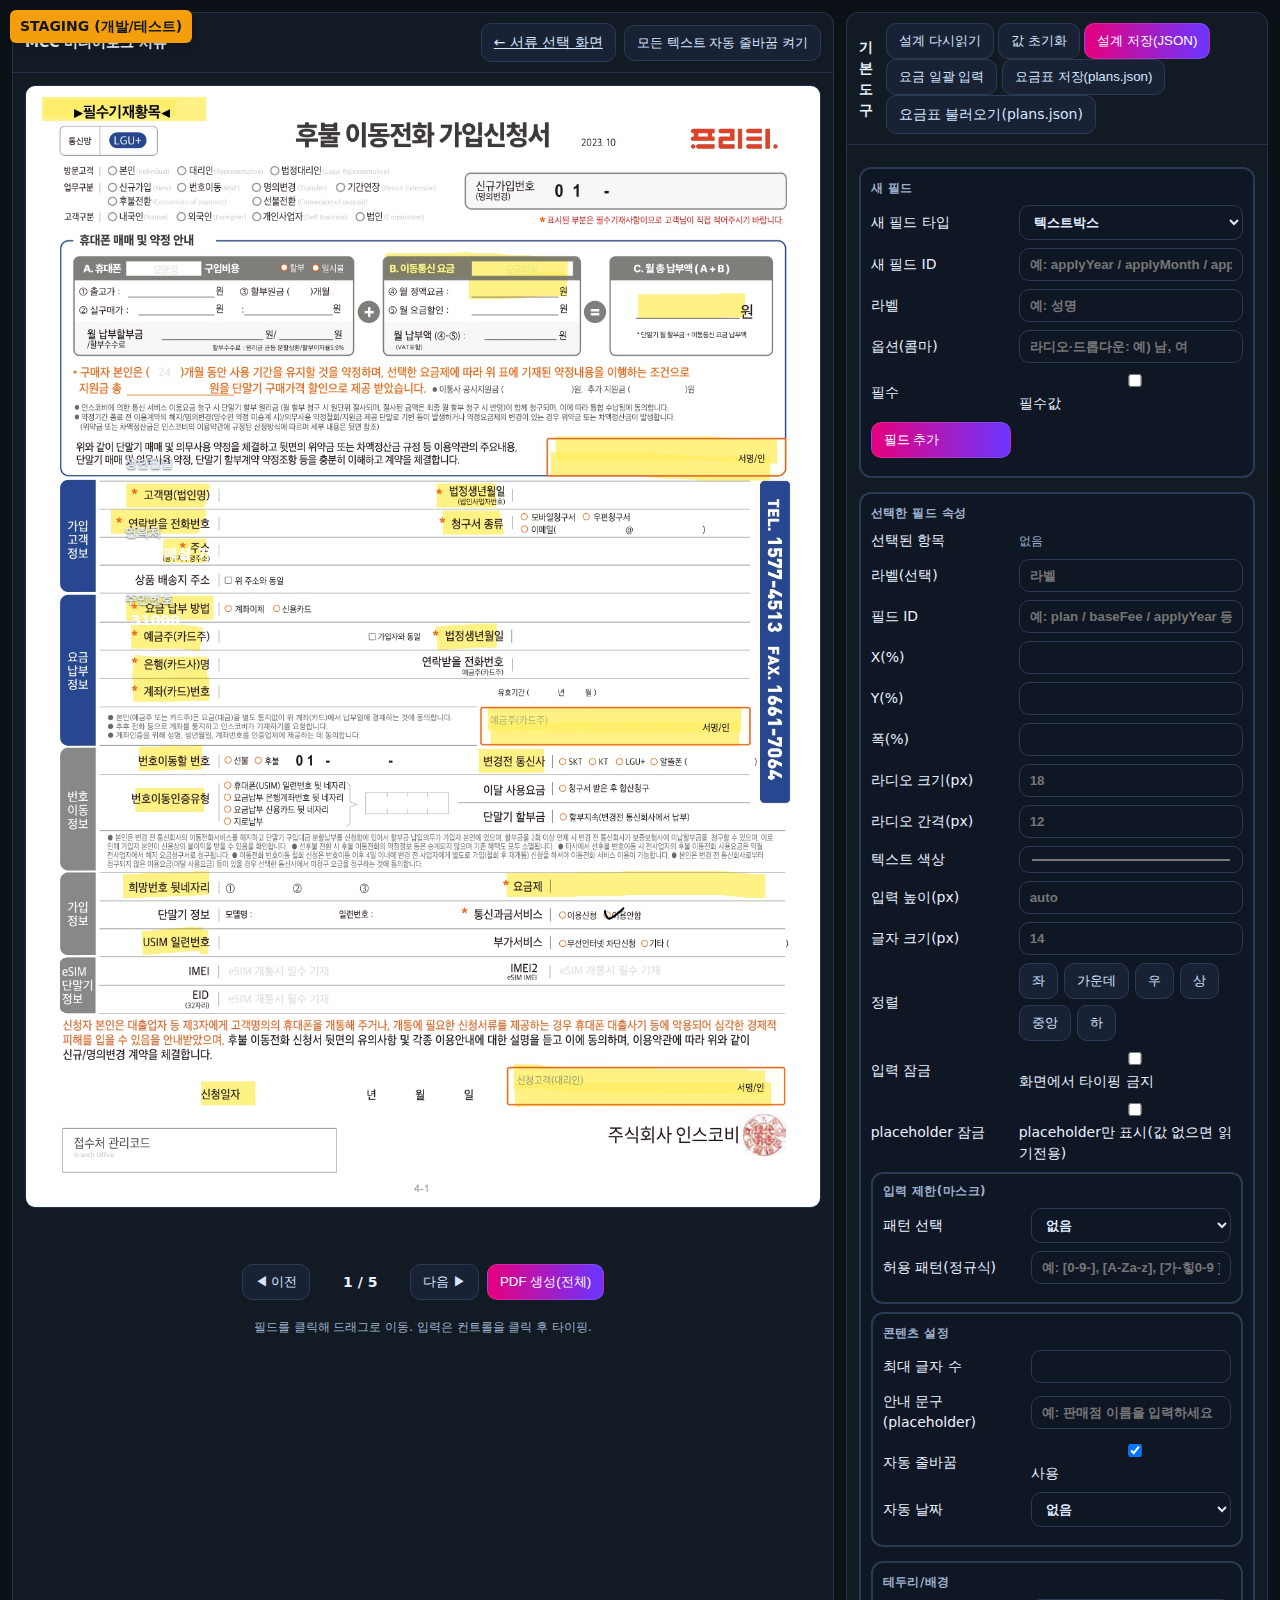
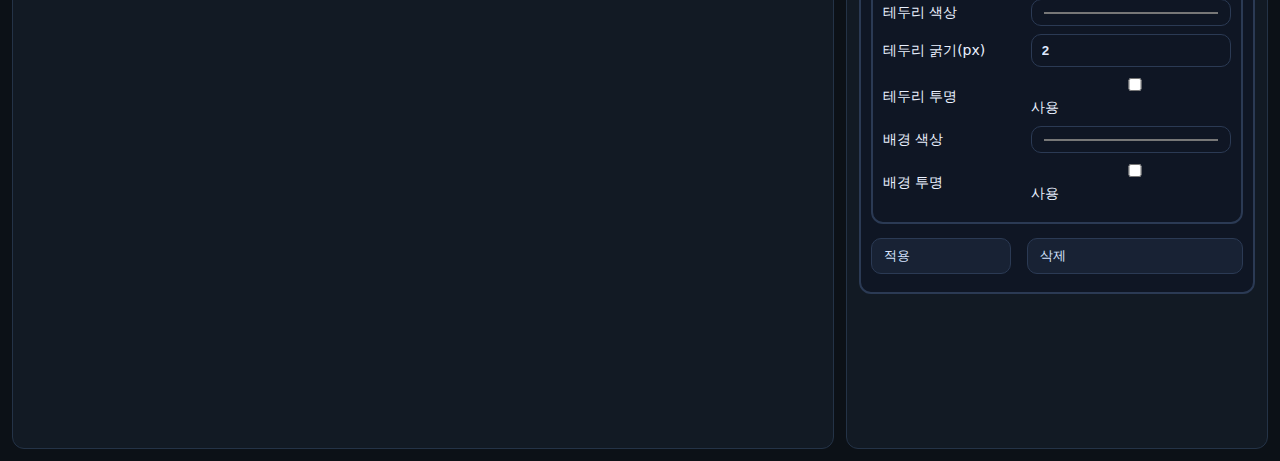
<file: brands/uplus/freeT/index.html>
<!doctype html>
<html lang="ko">
<head>
<meta charset="utf-8"/>
<meta name="viewport" content="width=device-width, initial-scale=1"/>
<title>MCCNETWORLD 프리티LG</title>

<link rel="icon" type="image/png" sizes="16x16"  href="/favicon-16x16.png">
<link rel="icon" type="image/png" sizes="32x32"  href="/favicon-32x32.png">
<link rel="icon" type="image/png" sizes="192x192" href="/android-chrome-192x192.png">
<link rel="icon" type="image/png" sizes="512x512" href="/android-chrome-512x512.png">
<link rel="apple-touch-icon" href="/apple-touch-icon.png">
<link rel="shortcut icon" href="/favicon.ico">
<meta name="theme-color" content="#0c1117"/>

<style>
  :root{
    --bg:#0c1117;--fg:#eaf1ff;--card:#121a24;--line:#243347;
    --pink:#e6007e;--vio:#6a35ff;--danger:#ff3b3b;
    --zoom:1;
    --stage-w:210mm;
    --stage-h:297mm;
    --phc:#c05;--phbg:#ffe08a66;
  }

  *{box-sizing:border-box;-webkit-print-color-adjust:exact;print-color-adjust:exact}
  html,body{margin:0;background:var(--bg);color:var(--fg);font:14px/1.5 system-ui,"Noto Sans KR",sans-serif}
  .wrap{display:grid;grid-template-columns:1.6fr 1fr;gap:12px;min-height:100vh;padding:12px}
  html.fill .wrap{grid-template-columns:1fr}
  .panel{background:var(--card);border:1px solid var(--line);border-radius:12px;overflow:visible}
  .hd{display:flex;align-items:center;justify-content:space-between;padding:10px 12px;border-bottom:1px solid var(--line)}
  .hd strong{font-weight:800}
  .btn{display:inline-flex;align-items:center;gap:6px;padding:8px 12px;border-radius:10px;border:1px solid #ffffff1f;background:linear-gradient(90deg,var(--pink),var(--vio));color:#fff;cursor:pointer}
  .btn--ghost{background:#182234;border-color:#2b3a54;color:#d6e4ff}
  .stack{padding:12px;overflow:auto}

  /* 화면 캔버스 */
  .paper{position:relative;width:min(1480px,100%);margin:auto;border:1px solid #223049;border-radius:10px;background:#0f1624;height:calc((var(--stage-h)) * var(--zoom));overflow:hidden;}
  .stage{width:var(--stage-w);height:var(--stage-h);transform-origin:top left;transform:scale(var(--zoom));position:relative;}
  .stage img{position:absolute;inset:0;width:100%;height:100%;object-fit:fill;pointer-events:none}
  .overlay{position:absolute;inset:0}

  /* 필드 */
  .field{position:absolute;transform:none;cursor:move;z-index:2;--fs:14px;}
  .field.checkbox{transform:translate(-50%,-50%)}
  .label{position:absolute;top:-16px;left:0;font-size:12px;font-weight:800;text-shadow:0 1px 2px #0009}
  .field input,.field textarea,.field select{
    width:100%;background:transparent;border:none;color:var(--fgc,#fff);
    height:var(--ih,auto);outline:none;padding:6px 6px 3px;font:600 var(--fs)/1.2 system-ui
  }
  .field textarea{
    white-space:pre-wrap;word-break:break-word;overflow-wrap:anywhere;
    overflow:hidden;resize:none !important;scrollbar-width:none;min-height:5px;max-height:none !important;
  }
  .field textarea::-webkit-scrollbar{display:none}

  /* 입력 잠금(시각적 안내만) */
  .field [data-locked="1"]{caret-color:transparent}
  .field [data-locked="1"]::placeholder{color:var(--phc);font-weight:900;background:var(--phbg);padding:0 .25em;border-radius:6px;}

  /* 체크/라디오 */
  .field.checkbox input,.field.radio input[type="checkbox"]{
    appearance:none;-webkit-appearance:none;background:transparent;
    border:var(--tick-bdw,1.6px) solid var(--tick-bdc,#000);
    position:relative;vertical-align:middle;display:inline-block;box-sizing:border-box;
  }
  .field.checkbox input{width:var(--cksize,18px);height:var(--cksize,18px);border-radius:2px;}
  .field.checkbox input:checked::after{
    content:"";position:absolute;left:3px;top:0px;width:calc(var(--cksize,18px) - 6px);height:calc(var(--cksize,18px) - 6px);
    border-right:2px solid #000;border-bottom:2px solid #000;transform:rotate(45deg) translateY(-2px);
  }
  .field.checkbox .label{top:0;left:24px}
  .field.radio{white-space:nowrap}
  .field.radio .radio-item{display:inline-flex;align-items:center;gap:6px;margin-right:var(--rgap,12px)}
  .field.radio input[type="checkbox"]{width:var(--rsize,18px);height:var(--rsize,18px);border-radius:2px;}
  .field.radio input[type="checkbox"]:checked::after{content:"";position:absolute;inset:1px;background:#000;}
  .field.radio .radio-item span{display:none}

  .sel{outline:3px solid #00d2ff66;border-radius:8px}

  /* 우측 기본도구 */
  .group{border:2px solid #2b3a54;border-radius:12px;padding:10px;margin:10px 0 14px;background:#0f1624}
  .group h4{margin:0 0 8px;font-size:12px;color:#9fb0cc;font-weight:800;letter-spacing:.4px}
  .row{display:grid;grid-template-columns:140px 1fr;gap:8px;align-items:center;margin-bottom:8px}
  .row input,.row select,.row textarea{width:100%;background:#0f1624;border:1px solid #2b3a54;border-radius:10px;color:#dfe9ff;outline:none;padding:8px 10px;font-weight:700}
  .hint{color:#9fb0cc;font-size:12px}
  .stack .paper{margin-bottom:56px}
  .stack{padding-bottom:140px}
  .pager{display:flex;align-items:center;gap:8px;justify-content:center;margin:6px 0 18px;flex-wrap:wrap}
  #pageInfo{min-width:84px;text-align:center;font-weight:800}

  .toast{position:fixed;left:0;right:0;bottom:16px;display:none;justify-content:center;z-index:9999}
  .toast__card{background:#172131;border:1px solid #2b3a54;border-radius:10px;padding:10px 12px;color:#fff;max-width:680px;width:calc(100% - 32px)}
  .invalid{outline:3px solid var(--danger)!important;background:rgba(255,59,59,.2);border-radius:8px}
  html.fill .builder{display:none}

  /* 인쇄 공통 */
  @page{size:A4 portrait;margin:0}
  #printAll{display:none}
  .print-value{display:none;white-space:pre-wrap;word-break:break-word;overflow-wrap:anywhere;padding:6px 6px 3px;font:600 var(--fs)/1.2 system-ui}

  /* 인쇄 */
  @media print{
    body{background:#fff}
    .wrap,.builder,.pager,.hint,.hd,#affPopup{display:none !important}
    #printAll{display:block}
    .pageWrap{width:210mm;height:297mm;position:relative;overflow:visible;padding:1mm;box-sizing:border-box;page-break-after:always;}
    .pageWrap:last-child{page-break-after:auto}
    #printAll .stage{transform:scale(1)}
    #printAll .paper{border:none;height:auto}
    #printAll .stage img{width:100%;height:100%;object-fit:fill}
    #printAll .overlay{position:absolute;inset:0;overflow:visible !important}
    #printAll,#printAll *{font-family:system-ui,"Noto Sans KR",sans-serif !important;letter-spacing:0 !important}
    #printAll .field input,#printAll .field textarea,#printAll .field select{color:#000 !important;background:transparent !important;border-bottom:none !important}
    #printAll .label{color:#000 !important;text-shadow:none !important}
    #printAll .field select{display:none !important}
    #printAll .field .print-value{display:block !important;color:#000 !important}
    #printAll textarea{overflow:visible!important;height:auto!important;resize:none!important;max-height:none!important}
    .field.checkbox input,.field.radio input[type="checkbox"]{
      appearance:none !important;-webkit-appearance:none !important;background:transparent !important;
      border:var(--tick-bdw,1.6px) solid var(--tick-bdc,#000) !important;position:relative !important;vertical-align:middle;
    }
    .field.checkbox input{width:var(--cksize,18px) !important;height:var(--cksize,18px) !important;border-radius:2px !important}
    .field.checkbox input:checked::after{
      content:"";position:absolute;left:3px;top:0px;width:calc(var(--cksize,18px) - 6px);height:calc(var(--cksize,18px) - 6px);
      border-right:2px solid #000;border-bottom:2px solid #000;transform:rotate(45deg) translateY(-2px);
    }
    .field.radio input[type="checkbox"]{width:var(--rsize,18px) !important;height:var(--rsize,18px) !important;border-radius:2px !important}
    .field.radio input[type="checkbox"]:checked::after{content:"";position:absolute;inset:1px;background:#000}
    .field.checkbox .label{top:0;left:24px}
  }

  /* 텍스트 박스 보조 */
  .field.hasBorder input[type="text"],.field.hasBorder textarea{border:var(--bdw,2px) solid var(--bdc,#ff3b3b) !important;border-radius:8px;background:transparent;padding:6px 8px;}
  #printAll .field.hasBorder input[type="text"],#printAll .field.hasBorder textarea{border:var(--bdw,2px) solid var(--bdc,#ff3b3b) !important;border-bottom:none !important;border-radius:8px;}
  .field.hasBG input[type="text"],.field.hasBG textarea{background:var(--bgc,transparent) !important}
  #printAll .field.hasBG input[type="text"],#printAll .field.hasBG textarea{background:var(--bgc,transparent) !important}

  .affBanner{display:none;position:sticky;top:0;z-index:50;margin:6px 0 10px}
  .affBanner__card{background:#ffe08a;color:#2a2100;border:1px solid #cfa442;border-radius:10px;padding:10px 12px;font-weight:800}
  #affPopup{position:fixed;left:50%;transform:translateX(-50%);top:10px;z-index:99999;display:none}
  #affPopup .card b{font-weight:900}

  /* extraData 상단 표시 바 */
  .extraBar{display:none;margin:6px 0 0}
  .extraBar__card{background:#0f2036;border:1px solid #2b3a54;border-radius:10px;padding:8px 10px;font-weight:800;color:#cfe0ff}
  .extraBar__label{opacity:.85;margin-right:8px}

  /* ===== 환경 분리용 추가 ===== */
  /* 개발(스테이징) 배지 */
  html.is-staging .env-badge{
    position:fixed;z-index:9999;top:10px;left:10px;
    padding:6px 10px;border-radius:6px;font-weight:700;
    background:#f59e0b;color:#111827;box-shadow:0 2px 6px rgba(0,0,0,.2);
    user-select:none;pointer-events:none;
  }
  /* 운영에서는 디자이너 패널/버튼 전부 숨김 */
  html.is-prod .builder{display:none !important;}
  html.is-prod .hd .builder{display:none !important;}
</style>

<!-- 환경 자동 판별(운영/스테이징) + 운영에서 작성 모드 강제 -->
<script>
(function(){
  const host = location.hostname;
  // ⬇ 로컬에서도 스테이징으로 취급
  const IS_LOCAL   = /^(localhost|127\.0\.0\.1)$/i.test(host);
  const IS_STAGING = host.startsWith('staging.') || IS_LOCAL;
  document.documentElement.classList.toggle('is-staging', IS_STAGING);
  document.documentElement.classList.toggle('is-prod', !IS_STAGING);

  const fav = document.querySelector('link[rel="icon"][sizes="32x32"]') || document.querySelector('link[rel="icon"]');
  if (IS_STAGING) {
    document.title = 'STAGING · ' + document.title.replace(/^STAGING ·\s*/,'');
    if (fav) fav.href = '/favicon-32x32.png?v=stg';
    const b = document.createElement('div');
    b.className = 'env-badge';
    b.textContent = 'STAGING (개발/테스트)';
    window.addEventListener('DOMContentLoaded', ()=>document.body.appendChild(b));
  } else {
    document.title = document.title.replace(/^STAGING ·\s*/,'');
    if (fav) fav.href = '/favicon-32x32.png?v=prod';
    const url = new URL(location.href);
    if (!url.searchParams.has('mode')) { url.searchParams.set('mode','fill'); history.replaceState(null,'',url.toString()); }
  }
})();
</script>
</head>
<body>
<div class="wrap">
  <!-- ===== 왼쪽: 서류 화면 ===== -->
  <section class="panel">
    <!-- ✅ 헤더: 한 번만, 오른쪽에 뒤로가기 + 빌더 버튼 -->
    <div class="hd">
      <strong>MCC 미디어로그 서류</strong>

      <div style="display:flex; gap:8px; align-items:center">
        <!-- 메인(서류 선택 화면)으로 돌아가기 -->
        <a href="/index.html" class="btn btn--ghost" id="backToHub">
          ← 서류 선택 화면
        </a>

        <!-- 기존 빌더 버튼 -->
        <div class="builder">
          <button class="btn--ghost btn" id="enableWrapAll">
            모든 텍스트 자동 줄바꿈 켜기
          </button>
        </div>
      </div>
    </div>

    <div class="stack">
      <div id="affBanner" class="affBanner"><div class="affBanner__card">제휴 요금제 진행 시 <b> C-1 성함·동의 체크</b>가 필요합니다.</div></div>

      <!-- extraData 표시 바 -->
      <div id="extraBar" class="extraBar">
        <div class="extraBar__card"><span class="extraBar__label">추가 데이터</span><span id="extraBarText"></span></div>
      </div>

      <div class="paper" id="paper">
        <div class="stage" id="stage">
          <img id="bg" src="images/adult-1.jpg" alt="">
          <div class="overlay" id="overlay"></div>
        </div>
      </div>

      <div class="pager">
        <button class="btn--ghost btn" id="prev">◀ 이전</button>
        <div id="pageInfo">1 / 7</div>
        <button class="btn--ghost btn" id="next">다음 ▶</button>
        <button class="btn" id="btnPdf">PDF 생성(전체)</button>
      </div>
      <p class="hint" style="text-align:center">필드를 클릭해 드래그로 이동. 입력은 컨트롤을 클릭 후 타이핑.</p>
    </div>
  </section>

  <!-- ===== 오른쪽: 빌더 패널 ===== -->
  <section class="panel builder">
    <div class="hd">
      <strong>기본 도구</strong>
      <div>
        <button class="btn--ghost btn" id="reload">설계 다시읽기</button>
        <button class="btn--ghost btn" id="resetValues">값 초기화</button>
        <button class="btn" id="saveJson">설계 저장(JSON)</button>

        <!-- 요금표 관리 -->
        <button class="btn--ghost btn" id="bulkPlansBtn">요금 일괄 입력</button>
        <button class="btn--ghost btn" id="savePlans">요금표 저장(plans.json)</button>
        <label class="btn--ghost btn" style="cursor:pointer">
          <input type="file" id="loadPlansFile" accept="application/json" hidden>요금표 불러오기(plans.json)
        </label>
      </div>
    </div>

    <div class="stack">
      <div class="group">
        <h4>새 필드</h4>
        <div class="row"><div>새 필드 타입</div>
          <select id="newType">
            <option value="text">텍스트박스</option>
            <option value="textarea">텍스트영역</option>
            <option value="select">드롭다운</option>
            <option value="radio">라디오(단일선택)</option>
            <option value="checkbox">체크박스</option>
          </select>
        </div>
        <div class="row"><div>새 필드 ID</div><input id="newId" placeholder="예: applyYear / applyMonth / applyDay 등"></div>
        <div class="row"><div>라벨</div><input id="newLabel" placeholder="예: 성명"></div>
        <div class="row"><div>옵션(콤마)</div><input id="newOpts" placeholder="라디오·드롭다운: 예) 남, 여"></div>
        <div class="row"><div>필수</div><label><input type="checkbox" id="newReq"> 필수값</label></div>
        <div class="row"><button class="btn" id="addField">필드 추가</button></div>
      </div>

      <div id="propBox" class="group">
        <h4>선택한 필드 속성</h4>
        <div class="row"><div>선택된 항목</div><div id="selInfo" class="hint">없음</div></div>

        <div class="row"><div>라벨(선택)</div><input id="p_label" type="text" placeholder="라벨"></div>
        <div class="row"><div>필드 ID</div><input id="p_id" type="text" placeholder="예: plan / baseFee / applyYear 등"></div>

        <div class="row" id="row_opts"><div>옵션(콤마)</div><input id="p_options" type="text" placeholder="예: 남, 여 / 또는 옵션 목록"></div>
        <div class="row" id="row_req"><div>필수</div><label><input type="checkbox" id="p_required"> 반드시 작성</label></div>

        <div class="row"><div>X(%)</div><input id="p_x" type="number" step="0.1"></div>
        <div class="row"><div>Y(%)</div><input id="p_y" type="number" step="0.1"></div>
        <div class="row"><div>폭(%)</div><input id="p_w" type="number" step="0.1"></div>

        <div class="row"><div>라디오 크기(px)</div><input id="p_radioSize" type="number" min="10" max="32" step="1" placeholder="18"></div>
        <div class="row"><div>라디오 간격(px)</div><input id="p_radioGap" type="number" min="0" max="60" step="1" placeholder="12"></div>

        <div class="row"><div>텍스트 색상</div><input id="p_color" type="color" value="#000000"></div>
        <div class="row"><div>입력 높이(px)</div><input id="p_height" type="number" min="5" max="60" step="1" placeholder="auto"></div>
        <div class="row"><div>글자 크기(px)</div><input id="p_fontSize" type="number" min="5" max="32" step="1" placeholder="14"></div>
        <div class="row"><div>정렬</div>
          <div style="display:flex;gap:6px;flex-wrap:wrap">
            <button class="btn--ghost btn" id="alignLeft">좌</button>
            <button class="btn--ghost btn" id="alignCX">가운데</button>
            <button class="btn--ghost btn" id="alignRight">우</button>
            <button class="btn--ghost btn" id="alignTop">상</button>
            <button class="btn--ghost btn" id="alignCY">중앙</button>
            <button class="btn--ghost btn" id="alignBottom">하</button>
          </div>
        </div>

        <div class="row"><div>입력 잠금</div>
          <label><input type="checkbox" id="p_locked"> 화면에서 타이핑 금지</label>
        </div>
        <div class="row"><div>placeholder 잠금</div>
          <label><input type="checkbox" id="p_lockOnPh"> placeholder만 표시(값 없으면 읽기전용)</label>
        </div>

        <div class="group" style="margin:8px 0 0;padding-top:8px">
          <h4>입력 제한(마스크)</h4>
          <div class="row"><div>패턴 선택</div>
            <select id="p_mask">
              <option value="">없음</option>
              <option value="number">숫자만</option>
              <option value="tel">전화번호(숫자-)</option>
              <option value="alpha">영문</option>
              <option value="alnum">영문+숫자</option>
              <option value="hangul">한글만</option>
              <option value="custom">사용자정의(정규식)</option>
            </select>
          </div>
          <div class="row"><div>허용 패턴(정규식)</div><input id="p_maskRe" type="text" placeholder="예: [0-9-], [A-Za-z], [가-힣0-9 ]"></div>
        </div>

        <div class="group" style="margin-top:8px">
          <h4>콘텐츠 설정</h4>
          <div class="row"><div>최대 글자 수</div><input id="p_maxlen" type="number" min="1" max="500" step="1"></div>
          <div class="row"><div>안내 문구(placeholder)</div><input id="p_placeholder" type="text" placeholder="예: 판매점 이름을 입력하세요"></div>
          <div class="row"><div>자동 줄바꿈</div><label><input id="p_wrap" type="checkbox" checked> 사용</label></div>
          <div class="row"><div>자동 날짜</div>
            <select id="p_autoDate">
              <option value="">없음</option>
              <option value="year">년(YYYY)</option>
              <option value="month">월(MM)</option>
              <option value="day">일(DD)</option>
            </select>
          </div>
        </div>

        <div class="group" style="margin-top:8px">
          <h4>테두리/배경</h4>
          <div class="row"><div>테두리 색상</div><input id="p_borderColor" type="color" value="#ff3b3b"></div>
          <div class="row"><div>테두리 굵기(px)</div><input id="p_borderWidth" type="number" min="1" max="8" step="1" placeholder="2"></div>
          <div class="row"><div>테두리 투명</div><label><input type="checkbox" id="p_borderTransparent"> 사용</label></div>
          <div class="row"><div>배경 색상</div><input id="p_bgColor" type="color" value="#000000"></div>
          <div class="row"><div>배경 투명</div><label><input type="checkbox" id="p_bgTransparent"> 사용</label></div>
        </div>

        <div class="row" style="margin-top:8px">
          <button class="btn--ghost btn" id="applyProp">적용</button>
          <button class="btn--ghost btn" id="delField" style="margin-left:8px">삭제</button>
        </div>
      </div>
    </div>
  </section>
</div>

<div id="printAll"></div>

<div class="toast" id="toast"><div class="toast__card">
  <b>작성되지 않은 필수 항목이 있습니다</b>
  <ul id="missList" style="margin:8px 0 0 18px;padding:0"></ul>
  <div style="display:flex;justify-content:flex-end;margin-top:8px"><button class="btn--ghost btn" id="tClose">확인</button></div>
</div></div>

<div id="affPopup"><div class="card">⚠️ <b>제휴 요금제</b>입니다. <b> C-1 성함·동의 체크</b>가 모두 완료되어야 진행됩니다.</div></div>

<script>
/* ===== 모드/상태 ===== */
const FILL  = new URLSearchParams(location.search).get('mode')==='fill';
const FRESH = new URLSearchParams(location.search).get('fresh')==='1';
if(FILL) document.documentElement.classList.add('fill');

let selected=-1;
let pages=[{bg:'images/adult-1.jpg',fields:[]}], pageIndex=0;

const paper   = document.getElementById('paper');
const stage   = document.getElementById('stage');
const overlay = document.getElementById('overlay');
const bg      = document.getElementById('bg');
const pageInfo= document.getElementById('pageInfo');
const affBanner=document.getElementById('affBanner');
const affPopup = document.getElementById('affPopup');

/* extraData 바 노드 */
const extraBar = document.getElementById('extraBar');
const extraBarText = document.getElementById('extraBarText');

/* ★ 누적/재귀 방지 상태 변수 */
let LAST_EXTRA_TXT = '';
let __MIRRORING__ = false;

const clamp=(v,a,b)=>Math.max(a,Math.min(b,v));
const num=(v,d)=>{const n=parseFloat(v);return isNaN(n)?d:n;};
const cur=()=>pages[pageIndex];

/* ===== 화면 줌 ===== */
function applyZoom(){
  stage.style.transform='scale(1)';
  const stageRect = stage.getBoundingClientRect();
  const targetW = paper.clientWidth;
  let z = targetW / Math.max(stageRect.width,1);
  z = Math.max(0.4, Math.min(2, z));
  document.documentElement.style.setProperty('--zoom', z);
  stage.style.transform = '';
  paper.style.height = (stage.offsetHeight * z) + 'px';
}
window.addEventListener('resize', applyZoom);

/* ===== 자동 저장 (값만) ===== */
const AUTOSAVE_KEY='overlay_autosave_v4';
let saveTimer=null;
const collectValuesOnly=()=>({pageIndex,values:pages.map(pg=>({fields:(pg.fields||[]).map(f=>({id:f.id||'',value:f.type==='checkbox'?!!f.value:(f.value??'')}))}))});
function applyValuesOnly(s){
  if(!s||!s.values) return;
  s.values.forEach((pgSnap,i)=>{ const pg=pages[i]; if(!pg) return;
    (pg.fields||[]).forEach((f,j)=>{ const sv=pgSnap.fields?.[j]; if(!sv) return; f.value=(f.type==='checkbox')?!!sv.value:sv.value; });
  });
  if(Number.isInteger(s.pageIndex)) pageIndex=clamp(s.pageIndex,0,pages.length-1);
}
function scheduleSave(){ if(saveTimer) clearTimeout(saveTimer); saveTimer=setTimeout(()=>{ try{localStorage.setItem(AUTOSAVE_KEY,JSON.stringify(collectValuesOnly()));}catch(_){} },250); }
function tryLoadAutosave(){ try{const raw=localStorage.getItem(AUTOSAVE_KEY); if(!raw) return; applyValuesOnly(JSON.parse(raw));}catch(_){} }
const clearAutosave=()=>{ try{localStorage.removeItem(AUTOSAVE_KEY);}catch(_){} };

/* ===== 드롭다운 글자 자동 축소 ===== */
function fitSelectText(sel, maxPx = 16, minPx = 8, arrowPx) {
  try {
    const text = (sel.options[sel.selectedIndex] || {}).text || sel.value || '';
    const style = getComputedStyle(sel);
    const padL = parseFloat(style.paddingLeft) || 0;
    const padR = parseFloat(style.paddingRight) || 0;
    const ARROW_W = (typeof arrowPx === 'number') ? arrowPx : 17;
    const inner = sel.clientWidth - padL - padR - ARROW_W;
    if (inner <= 0 || !text) return;
    let meas = document.getElementById('__measure_span__');
    if (!meas) {
      meas = document.createElement('span');
      meas.id = '__measure_span__';
      meas.style.position = 'fixed';
      meas.style.visibility = 'hidden';
      meas.style.whiteSpace = 'nowrap';
      meas.style.left = '-9999px';
      document.body.appendChild(meas);
    }
    meas.style.fontFamily = style.fontFamily;
    meas.style.fontWeight = style.fontWeight;
    meas.style.fontStyle = style.fontStyle;
    meas.style.letterSpacing = style.letterSpacing;
    meas.style.textTransform = style.textTransform;

    for (let px = maxPx; px >= minPx; px -= 0.5) {
      meas.style.fontSize = px + 'px';
      meas.textContent = text;
      if (meas.getBoundingClientRect().width <= inner) {
        sel.style.fontSize = px + 'px';
        return;
      }
    }
    sel.style.fontSize = minPx + 'px';
  } catch (_) {}
}
const refitAllSelects=()=>overlay.querySelectorAll('select').forEach(fitSelectText);

/* ===== textarea 자동 높이 ===== */
function autosizeTA(el){ try{ el.style.height='auto'; el.style.height=Math.max(el.scrollHeight,5)+'px'; }catch(_){} }
function autosizeAllTextareas(root){ (root||document).querySelectorAll('textarea').forEach(autosizeTA); }

/* ===== 설계 로드 ===== */
function seed7(){
  // 필요에 따라 adult/teen 배경을 다르게 쓰고 싶으면 여기서 분기하세요.
  pages = [...Array(7)].map((_,i)=>({ bg:`images/page${i+1}.jpg`, fields:[] }));
}

/* 쿼리파라미터에서 문서종류/연령대 읽기 */
const QS  = new URLSearchParams(location.search);
const DOC = (QS.get('doc') || 'join').toLowerCase();   // join | change | cancel
const AGE = (QS.get('age') || 'adult').toLowerCase();  // adult | teen

function designFileOf(doc, age){
  if (doc === 'change') return 'overlay-design.change.json';
  if (doc === 'cancel') return 'overlay-design.cancel.json';
  return (age === 'teen') ? 'overlay-design.teen.json' : 'overlay-design.adult.json';
}
function buildDesignUrl(){
  // v에 Date.now()를 붙여 캐시 제거
  return `./${designFileOf(DOC, AGE)}?v=${Date.now()}`;
}

async function loadDesign(){
  try{
    const url = buildDesignUrl();
    const r = await fetch(url, { cache: 'no-store' });
    if (r.ok) {
      const j = await r.json();
      if (Array.isArray(j.pages) && j.pages.length) {
        pages = j.pages;
      } else {
        seed7();
      }
    } else {
      seed7();
    }
  } catch (err) {
    console.error('[loadDesign] fetch 실패:', err);
    seed7();
  }
  pageIndex = 0;
}
/* ===== 유틸 ===== */
const PLAN_LABEL_RE = /(요금제|요금.?상품)/i;
const PLAN_ID_RE    = /^(plan|planselect|plan_name)$/i;

const findFieldsAllPages=id=>{const a=[]; pages.forEach(pg=>(pg.fields||[]).forEach(f=>{if(f.id===id)a.push(f);})); return a;};
const getFieldById=id=>(cur().fields||[]).find(x=>x.id===id);
const setFieldValue=(id,v)=>findFieldsAllPages(id).forEach(f=>{f.value=(f.type==='checkbox')?!!v:v;});

/* 모든 페이지에서 ID로 찾기 */
function getFieldsByIdAll(id){
  id=String(id||'').toLowerCase();
  const out=[];
  pages.forEach((pg,pi)=>(pg.fields||[]).forEach((f,idx)=>{
    if(String(f.id||'').toLowerCase()===id) out.push({f,pi,idx});
  }));
  return out;
}
function getFirstFieldById(id){
  const a=getFieldsByIdAll(id);
  return a.length ? a[0].f : null;
}

/* ===== 자필(잠금) 키 입력 방지 ===== */
function blockTyping(el){
  const prevent = e=>{ if(e.key !== 'Tab') e.preventDefault(); };
  el.addEventListener('keydown', prevent);
  el.addEventListener('beforeinput', e=>e.preventDefault());
  el.addEventListener('paste', e=>e.preventDefault());
}

/* ===== 자동 날짜 입력 ===== */
function fillAutoDates(){
  const now = new Date();
  const yyyy = String(now.getFullYear());
  const mm   = String(now.getMonth()+1).padStart(2,'0');
  const dd   = String(now.getDate()).padStart(2,'0');
  pages.forEach(pg=>{
    (pg.fields||[]).forEach(f=>{
      if(!f || !f.autoDate) return;
      if(f.value && String(f.value).trim()) return;
      if(f.autoDate==='year')  f.value = yyyy;
      if(f.autoDate==='month') f.value = mm;
      if(f.autoDate==='day')   f.value = dd;
    });
  });
}

/* ======== 요금제 자동 매칭(plans.json) ======== */
let PLANS = [];
let PLANS_MAP = new Map(); // name -> { baseFee, discountFee, totalFee, extraDataGb, bundleAnyone }

function parseMoney(v){
  if(v==null || v==='') return null;
  const n = Number(String(v).replace(/[^\d.-]/g,''));
  return isFinite(n) ? n : null;
}
function moneyToString(n){ return (n==null) ? '' : String(n); }

function normalizePlans(json){
  const names = [];
  const map = new Map();

  if(Array.isArray(json)){
    json.forEach(item=>{
      if(item && typeof item==='object'){
        const name = String(item.name ?? item.plan ?? '').trim();
        if(!name) return;
        const base = parseMoney(item.baseFee ?? item.base ?? item.base_fee);
        const disc = parseMoney(item.discountFee ?? item.discount ?? item.discount_fee);
        let total  = parseMoney(item.totalFee ?? item.total ?? item.total_fee);
        if(total==null && base!=null && disc!=null) total = base - disc;

        const extra = parseMoney(item.extraDataGb);
        const bundleAnyone = !!item.bundleAnyone;

        names.push(name);
        map.set(name,{baseFee:base, discountFee:disc, totalFee:total, extraDataGb:extra, bundleAnyone});
      }else{
        const name = String(item).trim();
        if(!name) return;
        names.push(name);
        map.set(name,{baseFee:null, discountFee:null, totalFee:null, extraDataGb:null, bundleAnyone:false});
      }
    });
  }else if(json && typeof json==='object'){
    Object.entries(json).forEach(([k,v])=>{
      const name = String(k).trim();
      let base=null, disc=null, total=null, extra=null, bundleAnyone=false;
      if(v && typeof v==='object'){
        base = parseMoney(v.baseFee ?? v.base);
        disc = parseMoney(v.discountFee ?? v.discount);
        total= parseMoney(v.totalFee ?? v.total);
        if(total==null && base!=null && disc!=null) total = base - disc;
        extra = parseMoney(v.extraDataGb);
        bundleAnyone = !!v.bundleAnyone;
      }
      names.push(name);
      map.set(name,{baseFee:base, discountFee:disc, totalFee:total, extraDataGb:extra, bundleAnyone});
    });
  }

  const uniq = Array.from(new Set(names));
  return {names:uniq, map};
}

function getPlanSelectTargets(){
  const targets=[];
  pages.forEach((pg,pi)=> (pg.fields||[]).forEach((f,idx)=>{
    if(f.type!=='select') return;
    const byId    = PLAN_ID_RE.test(String(f.id||''));
    const byLabel = PLAN_LABEL_RE.test(String(f.label||''));
    if(byId||byLabel) targets.push({f,pi,idx});
  }));
  return targets;
}

function applyPlansToDesign(){
  const list = Array.isArray(PLANS)?[...PLANS]:[];
  const targets = getPlanSelectTargets();
  targets.forEach(({f})=>{
    f.options = list;
    if(f.value && !list.includes(f.value)) f.value='';
  });
  render(); scheduleSave(); refitAllSelects();
}

function getFeeFieldsAll(){
  const base = getFieldsByIdAll('basefee').map(x=>x.f);
  const disc = getFieldsByIdAll('discountfee').map(x=>x.f);
  const tot  = getFieldsByIdAll('totalfee').map(x=>x.f);
  return {base, disc, tot};
}
function updateFeesFromPlan(planName, doRender=true){
  const info = PLANS_MAP.get(planName);
  if(!info) return;

  const {base, disc, tot} = getFeeFieldsAll();

  const baseVal = moneyToString(info.baseFee);
  const discVal = moneyToString(info.discountFee);
  let   totVal  = moneyToString(info.totalFee);
  if(!totVal && info.baseFee!=null && info.discountFee!=null){
    totVal = moneyToString(info.baseFee - info.discountFee);
  }

  base.forEach(f=>{ f.value = baseVal; });
  disc.forEach(f=>{ f.value = discVal; });
  tot.forEach(f=>{ f.value = totVal; });

  if(doRender){ render(); scheduleSave(); }
}

async function loadPlansJson(){
  const tryUrls = [
    './plans.json?v=2',          // 브랜드 전용
    '/public/plans.json?v=2',    // 공용 위치(있다면)
    '/plans.json?v=2'            // 최후 공용
  ];
  for (const url of tryUrls){
    try{
      const r = await fetch(url,{cache:'no-store'});
      if (!r.ok) continue;
      const json = await r.json();
      const root = (json && typeof json === 'object' && json.plans) ? json.plans : json;
      const {names,map} = normalizePlans(root);
      PLANS = names; PLANS_MAP = map;
      applyPlansToDesign();
      syncFeesFromExistingPlan();
      mirrorPlanNameIntoBoxes(getSelectedPlanName());
      return;
    }catch(_){}
  }
}
function syncFeesFromExistingPlan(){
  const tars = getPlanSelectTargets();
  tars.forEach(({f})=>{
    if(f.value) updateFeesFromPlan(f.value,false);
  });
  render(); scheduleSave();
}

/* ===== 제휴/추가데이터 인식 ===== */
function getSelectedPlanName(){
  const tars = getPlanSelectTargets();
  const sel = tars.find(t => t.f.value)?.f;
  return sel ? sel.value : '';
}
function isAffiliatePlan(planName){
  const name = String(planName || '');
  const AFF_RE = /(밀리의\s*서재|밀리의서재|지니\s*뮤직|지니뮤직|cu\s*20%?\s*할인|메가박스\s*free|제휴)/i;
  if (AFF_RE.test(name)) return true;
  const info = PLANS_MAP.get(planName);
  return !!(info && info.bundleAnyone);
}

/* ===== 렌더 ===== */
function render(){
  const p=cur();
  bg.src=p.bg||'';
  overlay.innerHTML='';

  (p.fields||[]).forEach((f,i)=>{
    // 안전 클램프
    if (Number.isFinite(f.fontSize)) f.fontSize = clamp(f.fontSize,5,32);
    if (Number.isFinite(f.inputHeight)) f.inputHeight = clamp(f.inputHeight,5,60);

    const w=document.createElement('div');
    w.className='field '+(f.type==='radio'?'radio ':'')+(f.type==='checkbox'?'checkbox ':'')+(i===selected?' sel':'');

    const _w=(f.w??24);
    w.style.left  = `${f.x}%`;
    w.style.top   = `${f.y}%`;
    w.style.width = `${_w}%`;
    if (f.fontSize) w.style.setProperty('--fs', f.fontSize + 'px');
    w.dataset.i=i; if(f.id) w.dataset.id=f.id;

    if(f.type==='radio'){ w.style.setProperty('--rsize',(f.radioSize??18)+'px'); w.style.setProperty('--rgap',(f.radioGap??12)+'px'); }
    if(f.color) w.style.setProperty('--fgc',f.color);
    if (f.inputHeight) w.style.setProperty('--ih', f.inputHeight + 'px');

    if(f.type==='checkbox' || f.type==='radio'){
      const tickColor = f.borderTransparent ? 'transparent' : '#000';
      const tickWidth = Number.isFinite(Number(f.borderWidth)) ? Math.max(1, Math.min(8, Number(f.borderWidth))) : 1.6;
      w.style.setProperty('--tick-bdc', tickColor);
      w.style.setProperty('--tick-bdw', tickWidth + 'px');
    }

    const lab=document.createElement('div'); lab.className='label'; lab.textContent=f.label||''; w.appendChild(lab);

    let ctrl;
    const treatAsTextarea = (f.type==='textarea') || (f.type==='text');
    const lockByPlaceholder = !!f.lockOnPh && !!f.placeholder && !f.value;

    if (treatAsTextarea){
      ctrl = document.createElement('textarea');
      ctrl.value = f.value ?? '';
      if (f.placeholder) ctrl.placeholder = f.placeholder;
      if (f.maxLength) ctrl.maxLength = f.maxLength;

      if (f.locked || lockByPlaceholder){ ctrl.readOnly = true; ctrl.dataset.locked="1"; blockTyping(ctrl); }

      const onInput = ()=>{
        if (f.locked || lockByPlaceholder) return;
        let v = ctrl.value;
        v = applyMask(v, f.mask, f.maskRe);
        if (f.maxLength) v = v.slice(0, f.maxLength);
        if (v !== ctrl.value) {
          try{ const pos = ctrl.selectionStart; ctrl.value = v; ctrl.setSelectionRange(pos-1,pos-1);}catch(_){}
        }
        f.value = v; autosizeTA(ctrl); scheduleSave();
        evaluateAffBanner();
        evaluateExtraDataAndBar();
      };
      ctrl.addEventListener('input', onInput);
      requestAnimationFrame(()=>autosizeTA(ctrl));

    } else if(f.type==='select'){
      ctrl=document.createElement('select');
      (f.options||[]).forEach(o=>{const op=document.createElement('option'); op.value=op.textContent=o; ctrl.appendChild(op);});
      ctrl.value=f.value??'';
      if (f.locked || lockByPlaceholder){ ctrl.disabled = true; ctrl.dataset.locked="1"; }
      ctrl.onchange=()=>{
        f.value=ctrl.value;
        const isPlan = PLAN_ID_RE.test(String(f.id||'')) || PLAN_LABEL_RE.test(String(f.label||''));
        if(isPlan){
          updateFeesFromPlan(f.value);
          mirrorPlanNameIntoBoxes(f.value); // ★ 요금제명 미러링
        }
        scheduleSave(); fitSelectText(ctrl,16,9); evaluateAffBanner(); evaluateExtraDataAndBar();
      };
      requestAnimationFrame(()=>fitSelectText(ctrl,16,9));

    } else if(f.type==='checkbox'){
      ctrl=document.createElement('input');
      ctrl.type='checkbox';
      ctrl.checked=!!f.value;
      if (f.locked || lockByPlaceholder){ ctrl.disabled = true; ctrl.dataset.locked="1"; }
      w.style.setProperty('--cksize', (f.checkSize ?? 18) + 'px');
      ctrl.onchange=()=>{f.value=ctrl.checked; scheduleSave(); evaluateAffBanner(); evaluateExtraDataAndBar();};
      lab.style.top='0'; lab.style.left='24px';
    } 
    else if(f.type==='radio'){
      ctrl=document.createElement('div');
      const opts = (f.options && f.options.length)
        ? f.options
        : Array.from({ length: (f.radioCount || 2) }, (_, k) => String(k + 1));
      opts.forEach(o=>{
        const it=document.createElement('label'); it.className='radio-item';
        const cb=document.createElement('input'); cb.type='checkbox'; cb.value=o; cb.checked=(f.value===o);
        if (f.locked || lockByPlaceholder) cb.disabled = true;
        cb.onchange=()=>{ if(!cb.checked) return; ctrl.querySelectorAll('input[type="checkbox"]').forEach(x=>{if(x!==cb) x.checked=false;}); f.value=o; scheduleSave(); evaluateAffBanner(); evaluateExtraDataAndBar(); };
        const s=document.createElement('span'); s.textContent=o;
        it.appendChild(cb); it.appendChild(s); ctrl.appendChild(it);
      });
    } 
    else {
      ctrl=document.createElement('input'); ctrl.type='text'; ctrl.value=f.value??'';
      if (f.placeholder) ctrl.placeholder = f.placeholder;
      if (f.maxLength) ctrl.maxLength = f.maxLength;
      if (f.locked || lockByPlaceholder){ ctrl.readOnly = true; ctrl.dataset.locked="1"; blockTyping(ctrl); }
      ctrl.oninput=()=>{ if(f.locked || lockByPlaceholder) return; f.value=ctrl.value; scheduleSave(); evaluateAffBanner(); evaluateExtraDataAndBar(); };
    }

    if(f.color) ctrl.style.color=f.color;

    if((f.type==='text'||f.type==='textarea')&&(f.borderColor||f.borderTransparent)){
      w.classList.add('hasBorder');
      w.style.setProperty('--bdc',f.borderTransparent?'transparent':(f.borderColor||'#ff3b3b'));
      w.style.setProperty('--bdw',(f.borderWidth??2)+'px');
    }else{
      w.classList.remove('hasBorder'); w.style.removeProperty('--bdc'); w.style.removeProperty('--bdw');
    }
    if((f.type==='text'||f.type==='textarea')&&(f.bgColor||f.bgTransparent)){
      w.classList.add('hasBG');
      w.style.setProperty('--bgc',f.bgTransparent?'transparent':(f.bgColor||'transparent'));
    }else{
      w.classList.remove('hasBG'); w.style.removeProperty('--bgc');
    }

    ctrl.addEventListener('mousedown',e=>e.stopPropagation());
    w.appendChild(ctrl); overlay.appendChild(w);

    if(!FILL){ w.addEventListener('mousedown',e=>startDrag(e,i,w)); w.addEventListener('click',()=>select(i)); }
  });

  if(!FILL) updatePanel();
  pageInfo.textContent = `${pageIndex+1} / ${pages.length}`;
  requestAnimationFrame(refitAllSelects);
  requestAnimationFrame(()=>autosizeAllTextareas(overlay));
  requestAnimationFrame(applyZoom);

  requestAnimationFrame(()=>{
    evaluateAffBanner();
    evaluateExtraDataAndBar();
    forceMirrorPlan(); // ★ 렌더마다 요금제명 강제 동기화
  });
}

/* ===== 입력 마스크 ===== */
function maskFilterByRegex(value, allowPattern){
  try{ const re=new RegExp(allowPattern); let out=''; for(const ch of String(value)) if(re.test(ch)) out+=ch; return out; }catch(_){ return value; }
}
function applyMask(value, mask, maskRe){
  if(mask==='custom' && maskRe) return maskFilterByRegex(value, maskRe);
  switch(mask){
    case 'number': return String(value).replace(/[^\d]/g,'');
    case 'tel':    return String(value).replace(/[^\d-]/g,'');
    case 'alpha':  return String(value).replace(/[^A-Za-z\s]/g,'');
    case 'alnum':  return String(value).replace(/[^A-Za-z0-9\s]/g,'');
    case 'hangul': return String(value).replace(/[^\u3131-\u318E\uAC00-\uD7A3\s]/g,'');
    default:       return value;
  }
}

/* ===== 속성 패널 ===== */
const pLabel=document.getElementById('p_label'),
      pRadioSize=document.getElementById('p_radioSize'),
      pRadioGap=document.getElementById('p_radioGap'),
      pColor=document.getElementById('p_color'),
      pHeight=document.getElementById('p_height'),
      pWrap=document.getElementById('p_wrap'),
      pId=document.getElementById('p_id'),
      pOptions=document.getElementById('p_options'),
      pRequired=document.getElementById('p_required'),
      pBorderColor=document.getElementById('p_borderColor'),
      pBorderWidth=document.getElementById('p_borderWidth'),
      pBorderTransparent=document.getElementById('p_borderTransparent'),
      pBgColor=document.getElementById('p_bgColor'),
      pBgTransparent=document.getElementById('p_bgTransparent'),
      pFontSize=document.getElementById('p_fontSize'),
      pMask=document.getElementById('p_mask'),
      pMaskRe=document.getElementById('p_maskRe'),
      pMaxLen=document.getElementById('p_maxlen'),
      pPlaceholder=document.getElementById('p_placeholder'),
      pAutoDate=document.getElementById('p_autoDate'),
      pLocked=document.getElementById('p_locked'),
      pLockOnPh=document.getElementById('p_lockOnPh');

function updatePanel(){
  const info=document.getElementById('selInfo'),
        px=document.getElementById('p_x'),
        py=document.getElementById('p_y'),
        pw=document.getElementById('p_w'),
        rowOpts=document.getElementById('row_opts'),
        rowReq=document.getElementById('row_req');
  if(selected<0){
    info.textContent='없음'; px.value=py.value=pw.value='';
    pLabel.value=''; pRadioSize.value=''; pRadioGap.value='';
    pColor.value='#000000'; pHeight.value=''; pWrap.checked=true; pId.value='';
    pBorderColor.value='#ff3b3b'; pBorderWidth.value=2; pBorderTransparent.checked=false;
    pBgColor.value='#000000'; pBgTransparent.checked=false;
    pFontSize.value=''; pMask.value=''; pMaskRe.value=''; pMaxLen.value=''; pPlaceholder.value='';
    pAutoDate.value=''; pLocked.checked=false; pLockOnPh.checked=false;
    if(rowOpts) rowOpts.style.display='none'; if(rowReq) rowReq.style.display='none';
    return;
  }
  const f=cur().fields[selected];
  info.textContent=(f.label||f.id||('필드'+(selected+1)));
  px.value=f.x; py.value=f.y; pw.value=f.w ?? 24;
  pLabel.value=f.label || ''; pRadioSize.value=(f.radioSize ?? 18); pRadioGap.value=(f.radioGap ?? 12);
  pColor.value=(f.color || '#000000'); pHeight.value=(f.inputHeight ?? ''); pWrap.checked=true; pId.value=f.id || '';
  pBorderColor.value=f.borderTransparent?'#000000':(f.borderColor||'#ff3b3b');
  pBorderWidth.value=(f.borderWidth ?? 2); pBorderTransparent.checked=!!f.borderTransparent;
  pBgColor.value=f.bgTransparent?'#000000':(f.bgColor||'#000000'); pBgTransparent.checked=!!f.bgTransparent;
  if(rowReq) rowReq.style.display=''; if(pRequired) pRequired.checked=!!f.required;
  if(rowOpts) rowOpts.style.display=(f.type==='select'||f.type==='radio')?'':'none';
  if(pOptions) pOptions.value=Array.isArray(f.options)? f.options.join(', ') : '';
  pFontSize.value = (f.fontSize ?? 14);
  pMask.value = f.mask || ''; pMaskRe.value = f.maskRe || '';
  pMaxLen.value = f.maxLength || '';
  pPlaceholder.value = f.placeholder || '';
  pAutoDate.value = f.autoDate || '';
  pLocked.checked = !!f.locked;
  pLockOnPh.checked = !!f.lockOnPh;
}
const select=i=>{selected=i; render();};

/* ===== 드래그 ===== */
function startDrag(e,i,el){
  let drag=true; const sx=e.clientX, sy=e.clientY; const r=stage.getBoundingClientRect();
  const f=cur().fields[i]; let lx=(f.x/100)*r.width, ly=(f.y/100)*r.height;
  e.preventDefault(); document.body.style.userSelect='none'; paper.style.cursor='grabbing';
  function mv(ev){
    if(!drag) return;
    const dx=(ev.clientX-sx), dy=(ev.clientY-sy);
    f.x=clamp(((lx+dx)/r.width)*100,0,100);
    f.y=clamp(((ly+dy)/r.height)*100,0,100);
    el.style.left=`${f.x}%`; el.style.top =`${f.y}%`;
    updatePanel();
  }
  function up(){ drag=false; window.removeEventListener('mousemove',mv); window.removeEventListener('mouseup',up); document.body.style.userSelect=''; paper.style.cursor=''; scheduleSave(); }
  window.addEventListener('mousemove',mv); window.addEventListener('mouseup',up);
}

/* ===== 필드 추가/적용/삭제 ===== */
document.getElementById('addField').onclick=()=>{
  const t=document.getElementById('newType').value,
        id=document.getElementById('newId').value.trim(),
        label=document.getElementById('newLabel').value.trim(),
        opts=document.getElementById('newOpts').value.split(',').map(s=>s.trim()).filter(Boolean),
        req=document.getElementById('newReq').checked;
  const base={id:(id||`${t}_${Date.now()}`),label,type:t,x:50,y:50,w:30,required:req};
  if(t==='select'||t==='radio') base.options=opts;
  if(t==='radio'){ base.radioSize=18; base.radioGap=12; }
  cur().fields.push(base); selected=cur().fields.length-1; render(); scheduleSave();
};
document.getElementById('applyProp').onclick=()=>{
  if(selected<0) return; const f=cur().fields[selected];
  f.x=clamp(num(document.getElementById('p_x').value,f.x),0,100);
  f.y=clamp(num(document.getElementById('p_y').value,f.y),0,100);
  f.w=clamp(num(document.getElementById('p_w').value,f.w??24),2,95);
  f.label=pLabel.value.trim();
  f.radioSize=clamp(num(pRadioSize.value,f.radioSize??18),10,32);
  f.radioGap=clamp(num(pRadioGap.value,f.radioGap??12),0,60);
  f.color=pColor.value||'#000000';
  const h=parseInt(pHeight.value,10); f.inputHeight=Number.isFinite(h)?clamp(h,5,60):undefined;
  f.wrap=true; f.id=(pId.value||'').trim()||f.id; f.required=!!pRequired?.checked;

  f.borderTransparent = !!pBorderTransparent?.checked;
  f.borderColor       = f.borderTransparent ? 'transparent' : ((pBorderColor?.value||'').trim()||undefined);
  const bw            = parseInt(pBorderWidth?.value,10);
  f.borderWidth       = Number.isFinite(bw)?clamp(bw,1,8):undefined;
  f.bgTransparent     = !!pBgTransparent?.checked;
  f.bgColor           = f.bgTransparent ? 'transparent' : ((pBgColor?.value||'').trim()||undefined);
  const fs            = parseInt(pFontSize?.value,10);
  f.fontSize          = Number.isFinite(fs)?clamp(fs,5,32):undefined;
  f.mask              = (pMask?.value||'');
  f.maskRe            = (pMaskRe?.value||'').trim();
  const ml            = parseInt(pMaxLen?.value,10);
  f.maxLength         = Number.isFinite(ml)?clamp(ml,1,500):undefined;
  f.placeholder       = (pPlaceholder?.value||'').trim();
  f.autoDate          = (pAutoDate?.value||'');
  f.locked            = !!pLocked?.checked;
  f.lockOnPh          = !!pLockOnPh?.checked;

  if((PLAN_ID_RE.test(String(f.id||'')) || PLAN_LABEL_RE.test(String(f.label||''))) && f.value){
    updateFeesFromPlan(f.value,false);
    mirrorPlanNameIntoBoxes(f.value);
  }
  if (f.type==='select' && (PLAN_ID_RE.test(f.id||'') || PLAN_LABEL_RE.test(f.label||''))) {
    f.options = Array.isArray(PLANS) ? [...PLANS] : [];
  }
  fillAutoDates();
  render(); scheduleSave();
};
document.getElementById('delField').onclick=()=>{ if(selected<0) return; cur().fields.splice(selected,1); selected=-1; render(); scheduleSave(); };

/* ===== 정렬 버튼 ===== */
function alignSelectedX(mode){
  if(selected<0) return; const f=cur().fields[selected];
  if(mode==='left')   f.x = 0;
  if(mode==='center') f.x = clamp(50 - (f.w??24)/2, 0, 100);
  if(mode==='right')  f.x = clamp(100 - (f.w??24), 0, 100);
  render(); scheduleSave();
}
function alignSelectedY(mode){
  if(selected<0) return; const f=cur().fields[selected];
  if(mode==='top')    f.y = 0;
  if(mode==='middle') f.y = 50;
  if(mode==='bottom') f.y = 100;
  render(); scheduleSave();
}
document.getElementById('alignLeft').onclick = ()=>alignSelectedX('left');
document.getElementById('alignCX').onclick   = ()=>alignSelectedX('center');
document.getElementById('alignRight').onclick= ()=>alignSelectedX('right');
document.getElementById('alignTop').onclick  = ()=>alignSelectedY('top');
document.getElementById('alignCY').onclick   = ()=>alignSelectedY('middle');
document.getElementById('alignBottom').onclick=()=>alignSelectedY('bottom');

/* ===== 페이지 ===== */
const changePage=d=>{pageIndex=clamp(pageIndex+d,0,pages.length-1); selected=-1; render(); scheduleSave();};
document.getElementById('prev').onclick=()=>changePage(-1);
document.getElementById('next').onclick=()=>changePage(1);

/* ===== 저장/초기화 ===== */
document.getElementById('saveJson').onclick=()=>{ const blob=new Blob([JSON.stringify({pages},null,2)],{type:'application/json'}); const a=document.createElement('a'); a.href=URL.createObjectURL(blob); a.download='overlay-design.json'; a.click(); URL.revokeObjectURL(a.href); };
document.getElementById('resetValues').onclick=()=>{
  pages.forEach(pg=>(pg.fields||[]).forEach(f=>delete f.value));
  selected=-1;
  affBanner.style.display='none';
  updateExtraBarDom('');
  mirrorExtraDataIntoBoxes('');
  mirrorPlanNameIntoBoxes('');
  clearAutosave();
  render();
  evaluateAffBanner();
  evaluateExtraDataAndBar();
};

/* ===== 필수 검증/토스트 ===== */
function findMissingAll(){
  const miss=[]; pages.forEach((pg,pi)=>{ (pg.fields||[]).forEach((f,fi)=>{ if(!f.required) return; const v=(f.type==='checkbox')?!!f.value:(f.value??'').toString().trim(); if(!v) miss.push({page:pi,idx:fi,label:(f.label||f.id||`필드${fi+1}`)}); }); });
  return miss;
}
function markInvalidForPage(pIdx,list){
  if(pIdx!==pageIndex) return;
  overlay.querySelectorAll('.field.invalid').forEach(el=>el.classList.remove('invalid'));
  list.forEach(m=>{ const el=overlay.querySelector(`.field[data-i="${m.idx}"]`); if(el) el.classList.add('invalid'); });
}
function showToast(items){
  const toast=document.getElementById('toast'), list=document.getElementById('missList');
  list.innerHTML=items.map(m=>`<li>${m}</li>`).join('');
  toast.style.display='flex';
  document.getElementById('tClose').onclick=()=>toast.style.display='none';
}

/* ===== 이미지/폰트 대기 ===== */
async function waitForImages(root){
  const imgs=Array.from(root.querySelectorAll('img'));
  if(!imgs.length) return;
  await Promise.all(imgs.map(img=>{
    if(img.complete && img.naturalWidth>0) return Promise.resolve();
    return new Promise(res=>{
      const done=()=>{ img.removeEventListener('load',done); img.removeEventListener('error',done); res(); };
      img.addEventListener('load',done,{once:true});
      img.addEventListener('error',done,{once:true});
    });
  }));
}

/* ===== 인쇄 DOM ===== */
function createPrintDOM(page, pageIdx){
  const wrap=document.createElement('div'); wrap.className='paper';
  const st=document.createElement('div'); st.className='stage'; st.style.transform='scale(1)';
  const img=document.createElement('img'); img.src=page.bg||'';
  const ov=document.createElement('div'); ov.className='overlay';

  st.appendChild(img); st.appendChild(ov); wrap.appendChild(st);

  (page.fields||[]).forEach(f=>{
    const w=document.createElement('div');
    w.className='field '+(f.type==='radio'?'radio ':'')+(f.type==='checkbox'?'checkbox ':'');

    w.style.left=`${f.x}%`; w.style.top=`${f.y}%`; w.style.width=`${(f.w??24)}%`;
    if(f.fontSize) w.style.setProperty('--fs',f.fontSize+'px');
    if(f.type==='radio'){ w.style.setProperty('--rsize',(f.radioSize??18)+'px'); w.style.setProperty('--rgap',(f.radioGap??12)+'px'); }
    if(f.color) w.style.setProperty('--fgc',f.color);
    if(f.inputHeight) w.style.setProperty('--ih',f.inputHeight+'px');

    if(f.type==='checkbox' || f.type==='radio'){
      const tickColor = f.borderTransparent ? 'transparent' : '#000';
      const tickWidth = Number.isFinite(Number(f.borderWidth)) ? Math.max(1, Math.min(8, Number(f.borderWidth))) : 1.6;
      w.style.setProperty('--tick-bdc', tickColor);
      w.style.setProperty('--tick-bdw', tickWidth + 'px');
    }

    const lab=document.createElement('div'); lab.className='label'; lab.textContent=f.label||''; w.appendChild(lab);

    let ctrl;
    const treatAsTextarea=(f.type==='textarea')||(f.type==='text');
    const lockByPlaceholder = !!f.lockOnPh && !!f.placeholder && !f.value;

    if(treatAsTextarea){
      ctrl=document.createElement('textarea');
      ctrl.value=f.value??'';
      if (f.placeholder && lockByPlaceholder) ctrl.placeholder = f.placeholder;
      ctrl.spellcheck=false; ctrl.style.overflow='visible'; ctrl.style.resize='none'; ctrl.style.height='auto'; ctrl.style.minHeight='5px';
      if (f.locked || lockByPlaceholder) ctrl.readOnly = true;
    }
    else if(f.type==='select'){
      ctrl=document.createElement('select');
      (f.options||[]).forEach(o=>{const op=document.createElement('option'); op.value=op.textContent=o; ctrl.appendChild(op);});
      ctrl.value=f.value??'';
      if (f.locked || lockByPlaceholder) ctrl.disabled = true;
      const pv=document.createElement('div'); pv.className='print-value';
      const selText=(ctrl.options[ctrl.selectedIndex]||{}).text||ctrl.value||'';
      pv.textContent=selText; w.appendChild(pv);
    }
    else if(f.type==='checkbox'){
      ctrl=document.createElement('input'); ctrl.type='checkbox'; ctrl.checked=!!f.value; w.style.setProperty('--cksize',(f.checkSize??18)+'px');
      if (f.locked || lockByPlaceholder) ctrl.disabled = true;
    }
    else if(f.type==='radio'){
      ctrl=document.createElement('div');
      const opts=(f.options&&f.options.length)?f.options:Array.from({length:f.radioCount||2},(_,k)=>String(k+1));
      opts.forEach(o=>{const it=document.createElement('label'); it.className='radio-item'; const cb=document.createElement('input'); cb.type='checkbox'; cb.checked=(f.value===o); if (f.locked || lockByPlaceholder) cb.disabled = true; const s=document.createElement('span'); s.textContent=o; it.appendChild(cb); it.appendChild(s); ctrl.appendChild(it);});
    }
    else{
      ctrl=document.createElement('input'); ctrl.type='text'; ctrl.value=f.value??'';
      if (f.placeholder && lockByPlaceholder) ctrl.placeholder = f.placeholder;
      if (f.locked || lockByPlaceholder) ctrl.readOnly = true;
    }

    if(f.color) ctrl.style.color=f.color;
    if(f.inputHeight && ctrl.tagName!=='TEXTAREA') ctrl.style.height=f.inputHeight+'px';

    if((f.type==='text'||f.type==='textarea')&&(f.borderColor||f.borderTransparent)){ w.classList.add('hasBorder'); w.style.setProperty('--bdc',f.borderTransparent?'transparent':(f.borderColor||'#ff3b3b')); w.style.setProperty('--bdw',(f.borderWidth??2)+'px'); }
    if((f.type==='text'||f.type==='textarea')&&(f.bgColor||f.bgTransparent)){ w.classList.add('hasBG'); w.style.setProperty('--bgc',f.bgTransparent?'transparent':(f.bgColor||'transparent')); }

    w.appendChild(ctrl); ov.appendChild(w);
  });

  if (pageIdx === 0) {
    const extra = computeExtraDataText();
    if (extra) {
      const bar=document.createElement('div');
      bar.style.position='absolute'; bar.style.left='2mm'; bar.style.top='2mm';
      bar.style.right='2mm'; bar.style.padding='4px 6px';
      bar.style.border='1px solid #2b3a54'; bar.style.borderRadius='6px';
      bar.style.background='#eef3ff'; bar.style.color='#000'; bar.style.fontWeight='800';
      bar.textContent='추가 데이터: ' + extra;
      ov.appendChild(bar);
    }
  }

  return wrap;
}
function buildPrintAll(){
  const container=document.getElementById('printAll');
  container.innerHTML='';
  pages.forEach((pg,idx)=>{
    const pageWrap=document.createElement('div'); pageWrap.className='pageWrap';
    const printed=createPrintDOM(pg, idx);
    pageWrap.appendChild(printed);
    container.appendChild(pageWrap);
  });
  requestAnimationFrame(()=>autosizeAllTextareas(container));
  return container;
}
async function printAllNow(){
  const container=buildPrintAll();
  if(document.fonts && document.fonts.ready){ try{ await document.fonts.ready; }catch{} }
  await waitForImages(container);
  await new Promise(r=>requestAnimationFrame(()=>requestAnimationFrame(r)));
  setTimeout(()=>window.print(),0);
}

/* ===== 인쇄 버튼 ===== */
document.getElementById('btnPdf').onclick=async ()=>{
  const all=findMissingAll();
  if(all.length){
    const first=all[0].page; pageIndex=first; render();
    const listForPage=all.filter(m=>m.page===first);
    markInvalidForPage(first,listForPage);
    showToast(listForPage.map(m=>`p${m.page+1} - ${m.label}`));
    return;
  }
  await printAllNow();
};

/* ===== 헤더 텍스트 박스 강제 줄바꿈 ===== */
function forceWrapForHeaderBox(){
  const re=/대리점|상담사|연락처/;
  pages.forEach(pg=>{
    (pg.fields||[]).forEach(f=>{
      if(f.type==='text' && re.test(String(f.label||''))){
        f.wrap = true;
        if(!f.inputHeight) f.inputHeight = 28;
      }
    });
  });
}

/* ===== 제휴 배너 표시 로직 ===== */
const AFF_SEEN_KEY = 'affBanner_seen_once';
function showAffBanner(show){ if(!affBanner) return; affBanner.style.display = show ? 'block' : 'none'; }
function oncePopup(){
  if (!affPopup) return;
  if (sessionStorage.getItem(AFF_SEEN_KEY)) return;
  affPopup.style.display='block';
  setTimeout(()=>{ affPopup.style.display='none'; },3000);
  sessionStorage.setItem(AFF_SEEN_KEY,'1');
}
function evaluateAffBanner(){
  try{
    const values=[];
    pages.forEach(pg=>(pg.fields||[]).forEach(f=>{
      const v=(f.type==='checkbox')?(f.value?'Y':''):(f.value||'');
      if(typeof v==='string') values.push(v);
    }));
    overlay.querySelectorAll('input,select,textarea').forEach(el=>{
      let v=''; if(el.type==='checkbox') v=el.checked?'Y':''; else v=el.value||'';
      if(typeof v==='string') values.push(v);
    });

    let hit = values.some(s=>/제휴|C-1/i.test(String(s)));
    const planName = getSelectedPlanName();
    if (isAffiliatePlan(planName)) hit = true;

    showAffBanner(hit); if(hit) oncePopup();
  }catch(_){}
}

/* ===== extraData 수집/표시 ===== */
function computeExtraDataText(){
  const pick = [];
  const SKIP_IDS = new Set(['extradata','extradataecho','extradatabox']);

  pages.forEach(pg=>(pg.fields||[]).forEach(f=>{
    const fid = String(f.id||'').toLowerCase();
    if (SKIP_IDS.has(fid)) return;

    const idHit    = fid==='extradata' || /(extra|추가\s*데이터)/i.test(fid);
    const labelHit = /(extra|추가\s*데이터)/i.test(String(f.label||''));
    if(!(idHit||labelHit)) return;

    let v = '';
    if (f.type==='checkbox') v = f.value ? 'Y' : '';
    else v = (f.value||'').toString().trim();
    if(v) pick.push(v);
  }));

  const planName = getSelectedPlanName();
  const info = PLANS_MAP.get(planName);
  if (info && info.extraDataGb){
    const token = info.bundleAnyone
      ? `아무나 결합 +${info.extraDataGb}GB`
      : `추가 데이터 +${info.extraDataGb}GB`;
    pick.push(token);
  }

  const tokens = pick
    .flatMap(s => String(s).split('/'))
    .map(s => s.replace(/\s+/g,' ').trim())
    .filter(Boolean);

  const uniq = Array.from(new Set(tokens));
  return uniq.join(' / ');
}
function updateExtraBarDom(txt){
  if(!extraBar || !extraBarText) return;
  if(txt && txt.trim()){
    extraBarText.textContent = txt.trim();
    extraBar.style.display = 'block';
  }else{
    extraBarText.textContent = '';
    extraBar.style.display = 'none';
  }
}
function mirrorExtraDataIntoBoxes(txt){
  if (__MIRRORING__) return;
  __MIRRORING__ = true;

  const targets = [];
  const idMatch = /^(extradata|extradatabox|extradataecho)$/i;
  const fuzzy   = /(extra|추가\s*데이터)/i;

  pages.forEach(pg => (pg.fields || []).forEach(f => {
    const id = String(f.id || '');
    const label = String(f.label || '');
    const byIdExact  = idMatch.test(id);
    const byIdFuzzy  = fuzzy.test(id);
    const byLabel    = fuzzy.test(label);
    if ((byIdExact || byIdFuzzy || byLabel) && (f.type === 'text' || f.type === 'textarea')) {
      targets.push(f);
    }
  }));

  targets.forEach(f => {
    f.value = txt || '';
    const node = overlay.querySelector(
      `.field[data-id="${f.id}"] textarea, .field[data-id="${f.id}"] input[type="text"]`
    );
    if (node) {
      node.value = txt || '';
      if (node.tagName === 'TEXTAREA') {
        try {
          node.style.height = 'auto';
          node.style.height = Math.max(node.scrollHeight, 5) + 'px';
        } catch (_) {}
      }
    }
  });

  __MIRRORING__ = false;
}
function evaluateExtraDataAndBar(){
  const txt = computeExtraDataText();
  updateExtraBarDom(txt);
  if (txt === LAST_EXTRA_TXT) return;
  LAST_EXTRA_TXT = txt;
  mirrorExtraDataIntoBoxes(txt);
}

/* ===== 요금제 수동 입력/저장/불러오기 ===== */
function parsePlansFromText(text){
  const raw=text.split(/\r?\n|,/).map(s=>s.trim()).filter(Boolean);
  return Array.from(new Set(raw));
}
function openBulkPlansPrompt(){
  const example=[
    '예시 입력 (한 줄에 하나 또는 콤마로 구분):',
    '베이직 5G 9GB','스페셜 15GB','무제한 11GB','','또는: 베이직 5G 9GB, 스페셜 15GB, 무제한 11GB'
  ].join('\n');
  const txt=prompt(example, PLANS.length?PLANS.join('\n'):'');
  if(txt==null) return;
  const parsed=parsePlansFromText(txt);
  if(!parsed.length){ alert('유효한 요금제가 없습니다.'); return; }
  PLANS=parsed;
  localStorage.setItem('plans_json_v1', JSON.stringify(PLANS));
  applyPlansToDesign();
  alert(`요금제 ${PLANS.length}개가 적용되었습니다.`);
}
function savePlansToFile(){
  const list=Array.isArray(PLANS)?PLANS:[];
  const blob=new Blob([JSON.stringify(list,null,2)],{type:'application/json'});
  const a=document.createElement('a'); a.href=URL.createObjectURL(blob); a.download='plans.json'; a.click(); URL.revokeObjectURL(a.href);
}
function hookLoadPlansFile(){
  const input=document.getElementById('loadPlansFile'); if(!input) return;
  input.onchange=async (e)=>{
    const file=e.target.files && e.target.files[0]; if(!file) return;
    try{
      const text=await file.text();
      const json=JSON.parse(text);
      const {names,map} = normalizePlans(json);
      PLANS=names; PLANS_MAP=map;
      localStorage.setItem('plans_json_v1', JSON.stringify(PLANS));
      applyPlansToDesign();
      syncFeesFromExistingPlan();
      mirrorPlanNameIntoBoxes(getSelectedPlanName());
      forceMirrorPlan();
      alert(`불러오기 완료: ${PLANS.length}개`);
    }catch(err){ alert('plans.json 읽기 실패: '+(err&&err.message?err.message:err)); }
    finally{ e.target.value=''; }
  };
}
(function initPlansUI(){
  const bulkBtn=document.getElementById('bulkPlansBtn');
  const saveBtn=document.getElementById('savePlans');
  if(bulkBtn) bulkBtn.onclick=openBulkPlansPrompt;
  if(saveBtn) saveBtn.onclick=savePlansToFile;
  hookLoadPlansFile();
  try{ const raw=localStorage.getItem('plans_json_v1'); if(raw){ PLANS=JSON.parse(raw); applyPlansToDesign(); } }catch(_){}
})();

/* ===== 요금제명 미러링 (앞장 → 다른 페이지 텍스트박스) ===== */
let __MIRROR_PLAN__ = false;
function mirrorPlanNameIntoBoxes(planName){
  if (__MIRROR_PLAN__) return;
  __MIRROR_PLAN__ = true;

  const targets = [];
  const idExact = /^(planecho|planname|selectedplan|plan_text)$/i;
  const fuzzy   = /(선택\s*요금(제|상품)\s*명?|요금제\s*명)/i;

  pages.forEach(pg => (pg.fields || []).forEach(f => {
    const id = String(f.id || '');
    const label = String(f.label || '');
    const byIdExact = idExact.test(id);
    const byFuzzy   = fuzzy.test(id) || fuzzy.test(label);
    if ((byIdExact || byFuzzy) && (f.type === 'text' || f.type === 'textarea')) {
      targets.push(f);
    }
  }));

  targets.forEach(f => {
    f.value = planName || '';
    const node = overlay.querySelector(
      `.field[data-id="${f.id}"] textarea, .field[data-id="${f.id}"] input[type="text"]`
    );
    if (node) {
      node.value = planName || '';
      if (node.tagName === 'TEXTAREA') {
        try {
          node.style.height = 'auto';
          node.style.height = Math.max(node.scrollHeight, 5) + 'px';
        } catch (_) {}
      }
    }
  });

  __MIRROR_PLAN__ = false;
}

/* ===== 현재 상태 기준 강제 동기화 ===== */
function forceMirrorPlan(){
  let v = getSelectedPlanName();
  try{
    const tars = getPlanSelectTargets();
    const onThisPage = tars.find(t => t.pi === pageIndex);
    if (onThisPage) {
      const dom = overlay.querySelector(`.field[data-id="${onThisPage.f.id}"] select`);
      if (dom && dom.value) v = dom.value;
    }
  }catch(_){}
  mirrorPlanNameIntoBoxes(v || '');
}

/* ===== 부트 ===== */
async function boot(){
  await loadDesign();
  forceWrapForHeaderBox();
  if(!FRESH) tryLoadAutosave(); else pages.forEach(pg=>(pg.fields||[]).forEach(f=>delete f.value));
  await loadPlansJson();
  fillAutoDates();
  render();
  evaluateAffBanner();
  evaluateExtraDataAndBar();
  syncFeesFromExistingPlan();
  mirrorPlanNameIntoBoxes(getSelectedPlanName());
  forceMirrorPlan(); // ★ 초기 진입 시에도 재동기화
}
document.getElementById('reload').onclick=boot;
window.addEventListener('DOMContentLoaded',()=>{ boot(); applyZoom(); });

/* ===== text → textarea 전환 스위치 ===== */
function enableWrapAllTextFields(){
  pages.forEach(pg => {
    (pg.fields || []).forEach(f => {
      if (f.type === 'text') {
        f.wrap = true;
        if (!f.inputHeight) f.inputHeight = 28;
      }
    });
  });
  render(); scheduleSave();
}
const wrapBtn = document.getElementById('enableWrapAll');
if (wrapBtn) wrapBtn.onclick = enableWrapAllTextFields;
</script>
</body>
</html>
</file>
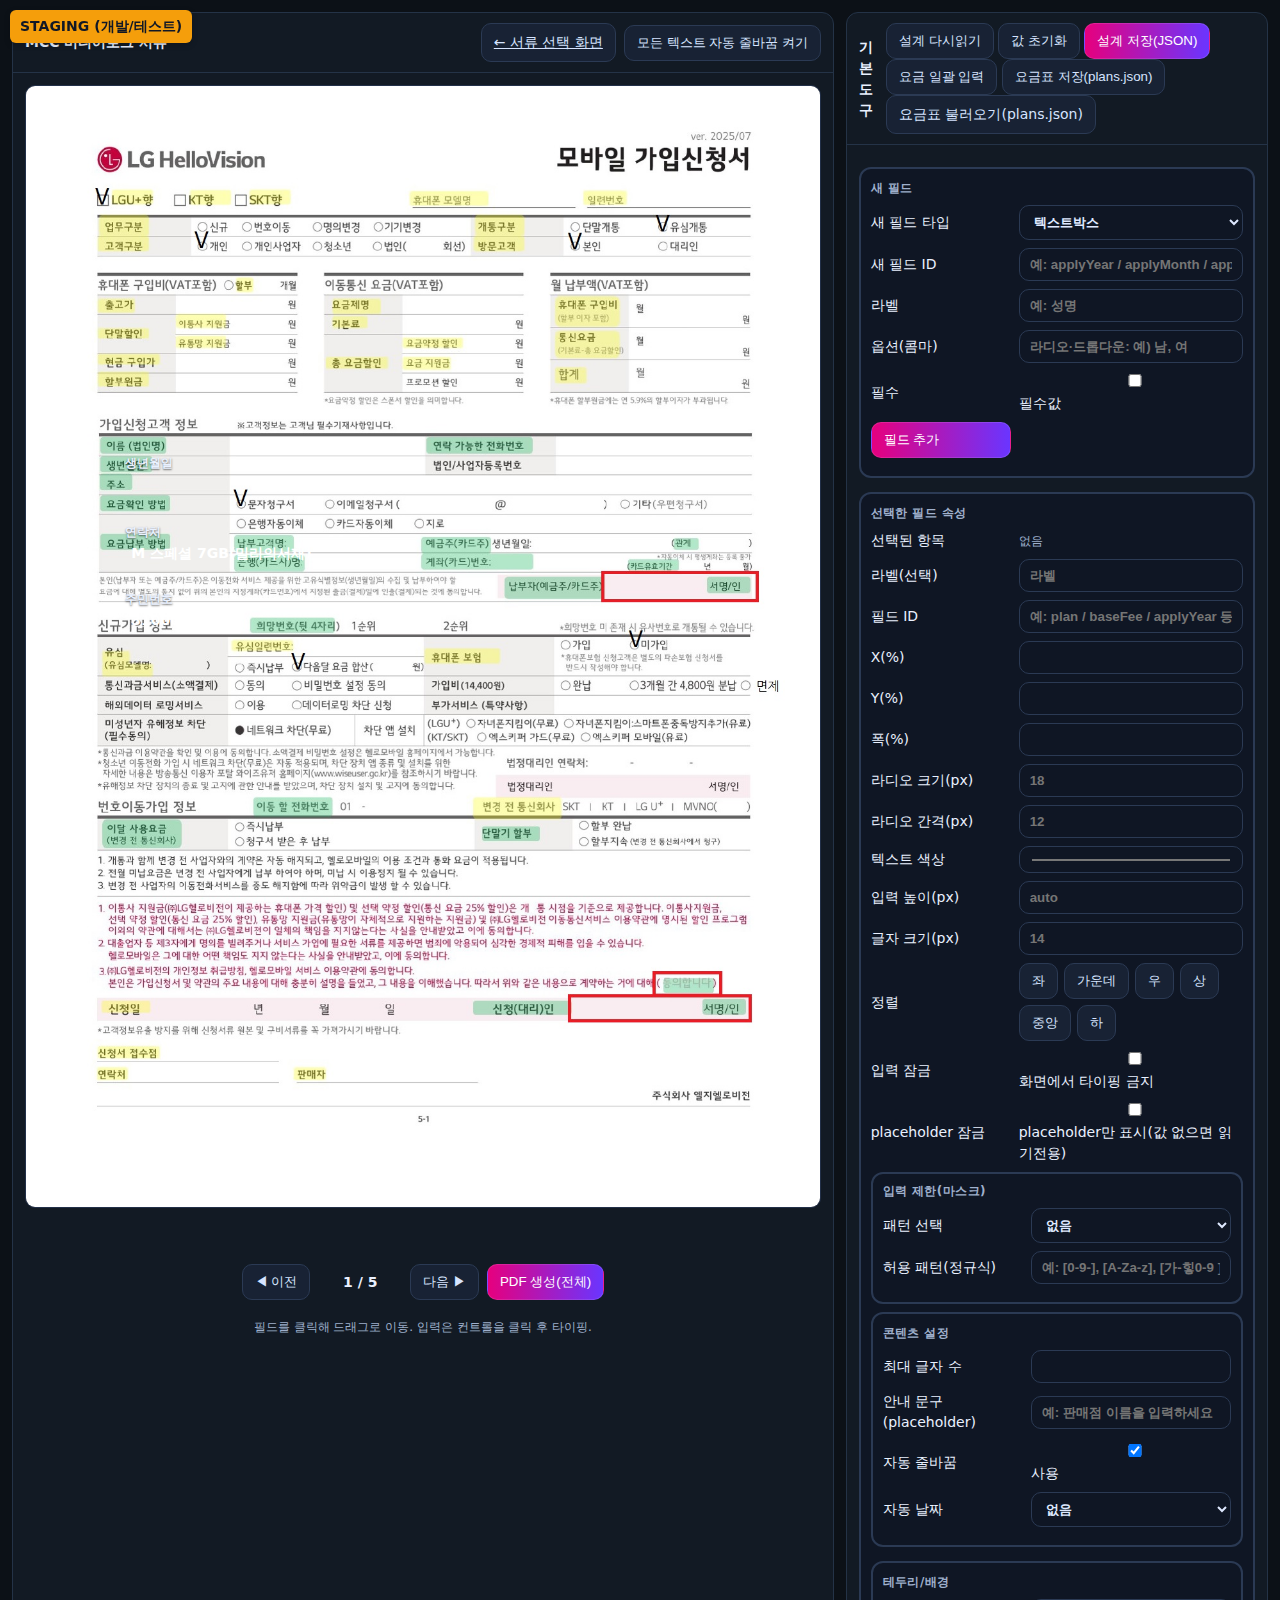
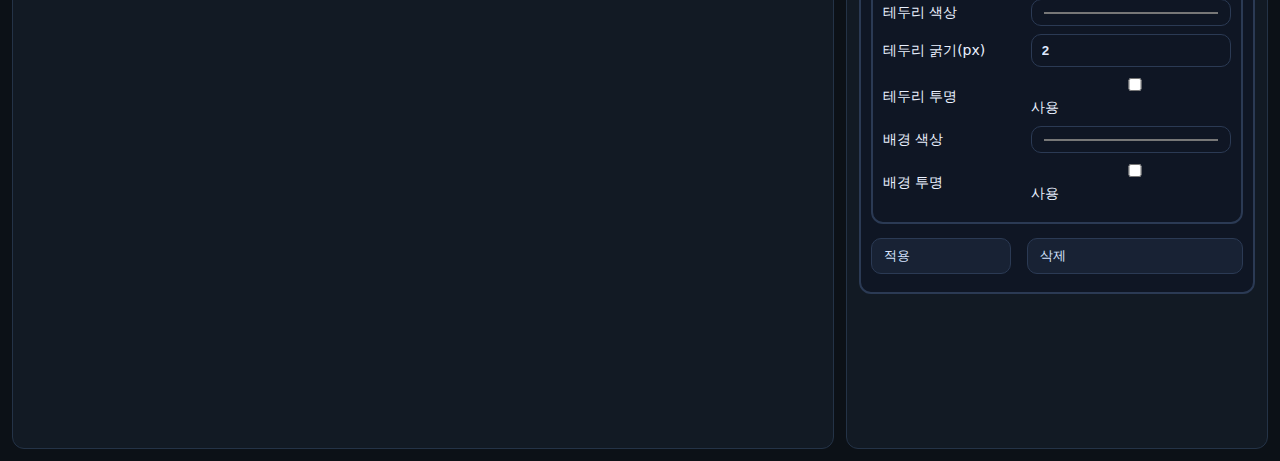
<file: brands/uplus/hello/index.html>
<!doctype html>
<html lang="ko">
<head>
<meta charset="utf-8"/>
<meta name="viewport" content="width=device-width, initial-scale=1"/>
<title>MCCNETWORLD 헬로모바일LG</title>

<link rel="icon" type="image/png" sizes="16x16"  href="/favicon-16x16.png">
<link rel="icon" type="image/png" sizes="32x32"  href="/favicon-32x32.png">
<link rel="icon" type="image/png" sizes="192x192" href="/android-chrome-192x192.png">
<link rel="icon" type="image/png" sizes="512x512" href="/android-chrome-512x512.png">
<link rel="apple-touch-icon" href="/apple-touch-icon.png">
<link rel="shortcut icon" href="/favicon.ico">
<meta name="theme-color" content="#0c1117"/>

<style>
  :root{
    --bg:#0c1117;--fg:#eaf1ff;--card:#121a24;--line:#243347;
    --pink:#e6007e;--vio:#6a35ff;--danger:#ff3b3b;
    --zoom:1;
    --stage-w:210mm;
    --stage-h:297mm;
    --phc:#c05;--phbg:#ffe08a66;
  }

  *{box-sizing:border-box;-webkit-print-color-adjust:exact;print-color-adjust:exact}
  html,body{margin:0;background:var(--bg);color:var(--fg);font:14px/1.5 system-ui,"Noto Sans KR",sans-serif}
  .wrap{display:grid;grid-template-columns:1.6fr 1fr;gap:12px;min-height:100vh;padding:12px}
  html.fill .wrap{grid-template-columns:1fr}
  .panel{background:var(--card);border:1px solid var(--line);border-radius:12px;overflow:visible}
  .hd{display:flex;align-items:center;justify-content:space-between;padding:10px 12px;border-bottom:1px solid var(--line)}
  .hd strong{font-weight:800}
  .btn{display:inline-flex;align-items:center;gap:6px;padding:8px 12px;border-radius:10px;border:1px solid #ffffff1f;background:linear-gradient(90deg,var(--pink),var(--vio));color:#fff;cursor:pointer}
  .btn--ghost{background:#182234;border-color:#2b3a54;color:#d6e4ff}
  .stack{padding:12px;overflow:auto}

  /* 화면 캔버스 */
  .paper{position:relative;width:min(1480px,100%);margin:auto;border:1px solid #223049;border-radius:10px;background:#0f1624;height:calc((var(--stage-h)) * var(--zoom));overflow:hidden;}
  .stage{width:var(--stage-w);height:var(--stage-h);transform-origin:top left;transform:scale(var(--zoom));position:relative;}
  .stage img{position:absolute;inset:0;width:100%;height:100%;object-fit:fill;pointer-events:none}
  .overlay{position:absolute;inset:0}

  /* 필드 */
  .field{position:absolute;transform:none;cursor:move;z-index:2;--fs:14px;}
  .field.checkbox{transform:translate(-50%,-50%)}
  .label{position:absolute;top:-16px;left:0;font-size:12px;font-weight:800;text-shadow:0 1px 2px #0009}
  .field input,.field textarea,.field select{
    width:100%;background:transparent;border:none;color:var(--fgc,#fff);
    height:var(--ih,auto);outline:none;padding:6px 6px 3px;font:600 var(--fs)/1.2 system-ui
  }
  .field textarea{
    white-space:pre-wrap;word-break:break-word;overflow-wrap:anywhere;
    overflow:hidden;resize:none !important;scrollbar-width:none;min-height:5px;max-height:none !important;
  }
  .field textarea::-webkit-scrollbar{display:none}

  /* 입력 잠금(시각적 안내만) */
  .field [data-locked="1"]{caret-color:transparent}
  .field [data-locked="1"]::placeholder{color:var(--phc);font-weight:900;background:var(--phbg);padding:0 .25em;border-radius:6px;}

  /* 체크/라디오 */
  .field.checkbox input,.field.radio input[type="checkbox"]{
    appearance:none;-webkit-appearance:none;background:transparent;
    border:var(--tick-bdw,1.6px) solid var(--tick-bdc,#000);
    position:relative;vertical-align:middle;display:inline-block;box-sizing:border-box;
  }
  .field.checkbox input{width:var(--cksize,18px);height:var(--cksize,18px);border-radius:2px;}
  .field.checkbox input:checked::after{
    content:"";position:absolute;left:3px;top:0px;width:calc(var(--cksize,18px) - 6px);height:calc(var(--cksize,18px) - 6px);
    border-right:2px solid #000;border-bottom:2px solid #000;transform:rotate(45deg) translateY(-2px);
  }
  .field.checkbox .label{top:0;left:24px}
  .field.radio{white-space:nowrap}
  .field.radio .radio-item{display:inline-flex;align-items:center;gap:6px;margin-right:var(--rgap,12px)}
  .field.radio input[type="checkbox"]{width:var(--rsize,18px);height:var(--rsize,18px);border-radius:2px;}
  .field.radio input[type="checkbox"]:checked::after{content:"";position:absolute;inset:1px;background:#000;}
  .field.radio .radio-item span{display:none}

  .sel{outline:3px solid #00d2ff66;border-radius:8px}

  /* 우측 기본도구 */
  .group{border:2px solid #2b3a54;border-radius:12px;padding:10px;margin:10px 0 14px;background:#0f1624}
  .group h4{margin:0 0 8px;font-size:12px;color:#9fb0cc;font-weight:800;letter-spacing:.4px}
  .row{display:grid;grid-template-columns:140px 1fr;gap:8px;align-items:center;margin-bottom:8px}
  .row input,.row select,.row textarea{width:100%;background:#0f1624;border:1px solid #2b3a54;border-radius:10px;color:#dfe9ff;outline:none;padding:8px 10px;font-weight:700}
  .hint{color:#9fb0cc;font-size:12px}
  .stack .paper{margin-bottom:56px}
  .stack{padding-bottom:140px}
  .pager{display:flex;align-items:center;gap:8px;justify-content:center;margin:6px 0 18px;flex-wrap:wrap}
  #pageInfo{min-width:84px;text-align:center;font-weight:800}

  .toast{position:fixed;left:0;right:0;bottom:16px;display:none;justify-content:center;z-index:9999}
  .toast__card{background:#172131;border:1px solid #2b3a54;border-radius:10px;padding:10px 12px;color:#fff;max-width:680px;width:calc(100% - 32px)}
  .invalid{outline:3px solid var(--danger)!important;background:rgba(255,59,59,.2);border-radius:8px}
  html.fill .builder{display:none}

  /* 인쇄 공통 */
  @page{size:A4 portrait;margin:0}
  #printAll{display:none}
  .print-value{display:none;white-space:pre-wrap;word-break:break-word;overflow-wrap:anywhere;padding:6px 6px 3px;font:600 var(--fs)/1.2 system-ui}

  /* 인쇄 */
  @media print{
    body{background:#fff}
    .wrap,.builder,.pager,.hint,.hd,#affPopup{display:none !important}
    #printAll{display:block}
    .pageWrap{width:210mm;height:297mm;position:relative;overflow:visible;padding:1mm;box-sizing:border-box;page-break-after:always;}
    .pageWrap:last-child{page-break-after:auto}
    #printAll .stage{transform:scale(1)}
    #printAll .paper{border:none;height:auto}
    #printAll .stage img{width:100%;height:100%;object-fit:fill}
    #printAll .overlay{position:absolute;inset:0;overflow:visible !important}
    #printAll,#printAll *{font-family:system-ui,"Noto Sans KR",sans-serif !important;letter-spacing:0 !important}
    #printAll .field input,#printAll .field textarea,#printAll .field select{color:#000 !important;background:transparent !important;border-bottom:none !important}
    #printAll .label{color:#000 !important;text-shadow:none !important}
    #printAll .field select{display:none !important}
    #printAll .field .print-value{display:block !important;color:#000 !important}
    #printAll textarea{overflow:visible!important;height:auto!important;resize:none!important;max-height:none!important}
    .field.checkbox input,.field.radio input[type="checkbox"]{
      appearance:none !important;-webkit-appearance:none !important;background:transparent !important;
      border:var(--tick-bdw,1.6px) solid var(--tick-bdc,#000) !important;position:relative !important;vertical-align:middle;
    }
    .field.checkbox input{width:var(--cksize,18px) !important;height:var(--cksize,18px) !important;border-radius:2px !important}
    .field.checkbox input:checked::after{
      content:"";position:absolute;left:3px;top:0px;width:calc(var(--cksize,18px) - 6px);height:calc(var(--cksize,18px) - 6px);
      border-right:2px solid #000;border-bottom:2px solid #000;transform:rotate(45deg) translateY(-2px);
    }
    .field.radio input[type="checkbox"]{width:var(--rsize,18px) !important;height:var(--rsize,18px) !important;border-radius:2px !important}
    .field.radio input[type="checkbox"]:checked::after{content:"";position:absolute;inset:1px;background:#000}
    .field.checkbox .label{top:0;left:24px}
  }

  /* 텍스트 박스 보조 */
  .field.hasBorder input[type="text"],.field.hasBorder textarea{border:var(--bdw,2px) solid var(--bdc,#ff3b3b) !important;border-radius:8px;background:transparent;padding:6px 8px;}
  #printAll .field.hasBorder input[type="text"],#printAll .field.hasBorder textarea{border:var(--bdw,2px) solid var(--bdc,#ff3b3b) !important;border-bottom:none !important;border-radius:8px;}
  .field.hasBG input[type="text"],.field.hasBG textarea{background:var(--bgc,transparent) !important}
  #printAll .field.hasBG input[type="text"],#printAll .field.hasBG textarea{background:var(--bgc,transparent) !important}

  .affBanner{display:none;position:sticky;top:0;z-index:50;margin:6px 0 10px}
  .affBanner__card{background:#ffe08a;color:#2a2100;border:1px solid #cfa442;border-radius:10px;padding:10px 12px;font-weight:800}
  #affPopup{position:fixed;left:50%;transform:translateX(-50%);top:10px;z-index:99999;display:none}
  #affPopup .card b{font-weight:900}

  /* extraData 상단 표시 바 */
  .extraBar{display:none;margin:6px 0 0}
  .extraBar__card{background:#0f2036;border:1px solid #2b3a54;border-radius:10px;padding:8px 10px;font-weight:800;color:#cfe0ff}
  .extraBar__label{opacity:.85;margin-right:8px}

  /* ===== 환경 분리용 추가 ===== */
  /* 개발(스테이징) 배지 */
  html.is-staging .env-badge{
    position:fixed;z-index:9999;top:10px;left:10px;
    padding:6px 10px;border-radius:6px;font-weight:700;
    background:#f59e0b;color:#111827;box-shadow:0 2px 6px rgba(0,0,0,.2);
    user-select:none;pointer-events:none;
  }
  /* 운영에서는 디자이너 패널/버튼 전부 숨김 */
  html.is-prod .builder{display:none !important;}
  html.is-prod .hd .builder{display:none !important;}
</style>

<!-- 환경 자동 판별(운영/스테이징) + 운영에서 작성 모드 강제 -->
<script>
(function(){
  const host = location.hostname;
  // ⬇ 로컬에서도 스테이징으로 취급
  const IS_LOCAL   = /^(localhost|127\.0\.0\.1)$/i.test(host);
  const IS_STAGING = host.startsWith('staging.') || IS_LOCAL;
  document.documentElement.classList.toggle('is-staging', IS_STAGING);
  document.documentElement.classList.toggle('is-prod', !IS_STAGING);

  const fav = document.querySelector('link[rel="icon"][sizes="32x32"]') || document.querySelector('link[rel="icon"]');
  if (IS_STAGING) {
    document.title = 'STAGING · ' + document.title.replace(/^STAGING ·\s*/,'');
    if (fav) fav.href = '/favicon-32x32.png?v=stg';
    const b = document.createElement('div');
    b.className = 'env-badge';
    b.textContent = 'STAGING (개발/테스트)';
    window.addEventListener('DOMContentLoaded', ()=>document.body.appendChild(b));
  } else {
    document.title = document.title.replace(/^STAGING ·\s*/,'');
    if (fav) fav.href = '/favicon-32x32.png?v=prod';
    const url = new URL(location.href);
    if (!url.searchParams.has('mode')) { url.searchParams.set('mode','fill'); history.replaceState(null,'',url.toString()); }
  }
})();
</script>
</head>
<body>
<div class="wrap">
  <!-- ===== 왼쪽: 서류 화면 ===== -->
  <section class="panel">
    <!-- ✅ 헤더: 한 번만, 오른쪽에 뒤로가기 + 빌더 버튼 -->
    <div class="hd">
      <strong>MCC 미디어로그 서류</strong>

      <div style="display:flex; gap:8px; align-items:center">
        <!-- 메인(서류 선택 화면)으로 돌아가기 -->
        <a href="/index.html" class="btn btn--ghost" id="backToHub">
          ← 서류 선택 화면
        </a>

        <!-- 기존 빌더 버튼 -->
        <div class="builder">
          <button class="btn--ghost btn" id="enableWrapAll">
            모든 텍스트 자동 줄바꿈 켜기
          </button>
        </div>
      </div>
    </div>

    <div class="stack">
      <div id="affBanner" class="affBanner"><div class="affBanner__card">제휴 요금제 진행 시 <b> C-1 성함·동의 체크</b>가 필요합니다.</div></div>

      <!-- extraData 표시 바 -->
      <div id="extraBar" class="extraBar">
        <div class="extraBar__card"><span class="extraBar__label">추가 데이터</span><span id="extraBarText"></span></div>
      </div>

      <div class="paper" id="paper">
        <div class="stage" id="stage">
          <img id="bg" src="images/adult-1.jpg" alt="">
          <div class="overlay" id="overlay"></div>
        </div>
      </div>

      <div class="pager">
        <button class="btn--ghost btn" id="prev">◀ 이전</button>
        <div id="pageInfo">1 / 7</div>
        <button class="btn--ghost btn" id="next">다음 ▶</button>
        <button class="btn" id="btnPdf">PDF 생성(전체)</button>
      </div>
      <p class="hint" style="text-align:center">필드를 클릭해 드래그로 이동. 입력은 컨트롤을 클릭 후 타이핑.</p>
    </div>
  </section>

  <!-- ===== 오른쪽: 빌더 패널 ===== -->
  <section class="panel builder">
    <div class="hd">
      <strong>기본 도구</strong>
      <div>
        <button class="btn--ghost btn" id="reload">설계 다시읽기</button>
        <button class="btn--ghost btn" id="resetValues">값 초기화</button>
        <button class="btn" id="saveJson">설계 저장(JSON)</button>

        <!-- 요금표 관리 -->
        <button class="btn--ghost btn" id="bulkPlansBtn">요금 일괄 입력</button>
        <button class="btn--ghost btn" id="savePlans">요금표 저장(plans.json)</button>
        <label class="btn--ghost btn" style="cursor:pointer">
          <input type="file" id="loadPlansFile" accept="application/json" hidden>요금표 불러오기(plans.json)
        </label>
      </div>
    </div>

    <div class="stack">
      <div class="group">
        <h4>새 필드</h4>
        <div class="row"><div>새 필드 타입</div>
          <select id="newType">
            <option value="text">텍스트박스</option>
            <option value="textarea">텍스트영역</option>
            <option value="select">드롭다운</option>
            <option value="radio">라디오(단일선택)</option>
            <option value="checkbox">체크박스</option>
          </select>
        </div>
        <div class="row"><div>새 필드 ID</div><input id="newId" placeholder="예: applyYear / applyMonth / applyDay 등"></div>
        <div class="row"><div>라벨</div><input id="newLabel" placeholder="예: 성명"></div>
        <div class="row"><div>옵션(콤마)</div><input id="newOpts" placeholder="라디오·드롭다운: 예) 남, 여"></div>
        <div class="row"><div>필수</div><label><input type="checkbox" id="newReq"> 필수값</label></div>
        <div class="row"><button class="btn" id="addField">필드 추가</button></div>
      </div>

      <div id="propBox" class="group">
        <h4>선택한 필드 속성</h4>
        <div class="row"><div>선택된 항목</div><div id="selInfo" class="hint">없음</div></div>

        <div class="row"><div>라벨(선택)</div><input id="p_label" type="text" placeholder="라벨"></div>
        <div class="row"><div>필드 ID</div><input id="p_id" type="text" placeholder="예: plan / baseFee / applyYear 등"></div>

        <div class="row" id="row_opts"><div>옵션(콤마)</div><input id="p_options" type="text" placeholder="예: 남, 여 / 또는 옵션 목록"></div>
        <div class="row" id="row_req"><div>필수</div><label><input type="checkbox" id="p_required"> 반드시 작성</label></div>

        <div class="row"><div>X(%)</div><input id="p_x" type="number" step="0.1"></div>
        <div class="row"><div>Y(%)</div><input id="p_y" type="number" step="0.1"></div>
        <div class="row"><div>폭(%)</div><input id="p_w" type="number" step="0.1"></div>

        <div class="row"><div>라디오 크기(px)</div><input id="p_radioSize" type="number" min="10" max="32" step="1" placeholder="18"></div>
        <div class="row"><div>라디오 간격(px)</div><input id="p_radioGap" type="number" min="0" max="60" step="1" placeholder="12"></div>

        <div class="row"><div>텍스트 색상</div><input id="p_color" type="color" value="#000000"></div>
        <div class="row"><div>입력 높이(px)</div><input id="p_height" type="number" min="5" max="60" step="1" placeholder="auto"></div>
        <div class="row"><div>글자 크기(px)</div><input id="p_fontSize" type="number" min="5" max="32" step="1" placeholder="14"></div>
        <div class="row"><div>정렬</div>
          <div style="display:flex;gap:6px;flex-wrap:wrap">
            <button class="btn--ghost btn" id="alignLeft">좌</button>
            <button class="btn--ghost btn" id="alignCX">가운데</button>
            <button class="btn--ghost btn" id="alignRight">우</button>
            <button class="btn--ghost btn" id="alignTop">상</button>
            <button class="btn--ghost btn" id="alignCY">중앙</button>
            <button class="btn--ghost btn" id="alignBottom">하</button>
          </div>
        </div>

        <div class="row"><div>입력 잠금</div>
          <label><input type="checkbox" id="p_locked"> 화면에서 타이핑 금지</label>
        </div>
        <div class="row"><div>placeholder 잠금</div>
          <label><input type="checkbox" id="p_lockOnPh"> placeholder만 표시(값 없으면 읽기전용)</label>
        </div>

        <div class="group" style="margin:8px 0 0;padding-top:8px">
          <h4>입력 제한(마스크)</h4>
          <div class="row"><div>패턴 선택</div>
            <select id="p_mask">
              <option value="">없음</option>
              <option value="number">숫자만</option>
              <option value="tel">전화번호(숫자-)</option>
              <option value="alpha">영문</option>
              <option value="alnum">영문+숫자</option>
              <option value="hangul">한글만</option>
              <option value="custom">사용자정의(정규식)</option>
            </select>
          </div>
          <div class="row"><div>허용 패턴(정규식)</div><input id="p_maskRe" type="text" placeholder="예: [0-9-], [A-Za-z], [가-힣0-9 ]"></div>
        </div>

        <div class="group" style="margin-top:8px">
          <h4>콘텐츠 설정</h4>
          <div class="row"><div>최대 글자 수</div><input id="p_maxlen" type="number" min="1" max="500" step="1"></div>
          <div class="row"><div>안내 문구(placeholder)</div><input id="p_placeholder" type="text" placeholder="예: 판매점 이름을 입력하세요"></div>
          <div class="row"><div>자동 줄바꿈</div><label><input id="p_wrap" type="checkbox" checked> 사용</label></div>
          <div class="row"><div>자동 날짜</div>
            <select id="p_autoDate">
              <option value="">없음</option>
              <option value="year">년(YYYY)</option>
              <option value="month">월(MM)</option>
              <option value="day">일(DD)</option>
            </select>
          </div>
        </div>

        <div class="group" style="margin-top:8px">
          <h4>테두리/배경</h4>
          <div class="row"><div>테두리 색상</div><input id="p_borderColor" type="color" value="#ff3b3b"></div>
          <div class="row"><div>테두리 굵기(px)</div><input id="p_borderWidth" type="number" min="1" max="8" step="1" placeholder="2"></div>
          <div class="row"><div>테두리 투명</div><label><input type="checkbox" id="p_borderTransparent"> 사용</label></div>
          <div class="row"><div>배경 색상</div><input id="p_bgColor" type="color" value="#000000"></div>
          <div class="row"><div>배경 투명</div><label><input type="checkbox" id="p_bgTransparent"> 사용</label></div>
        </div>

        <div class="row" style="margin-top:8px">
          <button class="btn--ghost btn" id="applyProp">적용</button>
          <button class="btn--ghost btn" id="delField" style="margin-left:8px">삭제</button>
        </div>
      </div>
    </div>
  </section>
</div>

<div id="printAll"></div>

<div class="toast" id="toast"><div class="toast__card">
  <b>작성되지 않은 필수 항목이 있습니다</b>
  <ul id="missList" style="margin:8px 0 0 18px;padding:0"></ul>
  <div style="display:flex;justify-content:flex-end;margin-top:8px"><button class="btn--ghost btn" id="tClose">확인</button></div>
</div></div>

<div id="affPopup"><div class="card">⚠️ <b>제휴 요금제</b>입니다. <b> C-1 성함·동의 체크</b>가 모두 완료되어야 진행됩니다.</div></div>

<script>
/* ===== 모드/상태 ===== */
const FILL  = new URLSearchParams(location.search).get('mode')==='fill';
const FRESH = new URLSearchParams(location.search).get('fresh')==='1';
if(FILL) document.documentElement.classList.add('fill');

let selected=-1;
let pages=[{bg:'images/adult-1.jpg',fields:[]}], pageIndex=0;

const paper   = document.getElementById('paper');
const stage   = document.getElementById('stage');
const overlay = document.getElementById('overlay');
const bg      = document.getElementById('bg');
const pageInfo= document.getElementById('pageInfo');
const affBanner=document.getElementById('affBanner');
const affPopup = document.getElementById('affPopup');

/* extraData 바 노드 */
const extraBar = document.getElementById('extraBar');
const extraBarText = document.getElementById('extraBarText');

/* ★ 누적/재귀 방지 상태 변수 */
let LAST_EXTRA_TXT = '';
let __MIRRORING__ = false;

const clamp=(v,a,b)=>Math.max(a,Math.min(b,v));
const num=(v,d)=>{const n=parseFloat(v);return isNaN(n)?d:n;};
const cur=()=>pages[pageIndex];

/* ===== 화면 줌 ===== */
function applyZoom(){
  stage.style.transform='scale(1)';
  const stageRect = stage.getBoundingClientRect();
  const targetW = paper.clientWidth;
  let z = targetW / Math.max(stageRect.width,1);
  z = Math.max(0.4, Math.min(2, z));
  document.documentElement.style.setProperty('--zoom', z);
  stage.style.transform = '';
  paper.style.height = (stage.offsetHeight * z) + 'px';
}
window.addEventListener('resize', applyZoom);

/* ===== 자동 저장 (값만) ===== */
const AUTOSAVE_KEY='overlay_autosave_v4';
let saveTimer=null;
const collectValuesOnly=()=>({pageIndex,values:pages.map(pg=>({fields:(pg.fields||[]).map(f=>({id:f.id||'',value:f.type==='checkbox'?!!f.value:(f.value??'')}))}))});
function applyValuesOnly(s){
  if(!s||!s.values) return;
  s.values.forEach((pgSnap,i)=>{ const pg=pages[i]; if(!pg) return;
    (pg.fields||[]).forEach((f,j)=>{ const sv=pgSnap.fields?.[j]; if(!sv) return; f.value=(f.type==='checkbox')?!!sv.value:sv.value; });
  });
  if(Number.isInteger(s.pageIndex)) pageIndex=clamp(s.pageIndex,0,pages.length-1);
}
function scheduleSave(){ if(saveTimer) clearTimeout(saveTimer); saveTimer=setTimeout(()=>{ try{localStorage.setItem(AUTOSAVE_KEY,JSON.stringify(collectValuesOnly()));}catch(_){} },250); }
function tryLoadAutosave(){ try{const raw=localStorage.getItem(AUTOSAVE_KEY); if(!raw) return; applyValuesOnly(JSON.parse(raw));}catch(_){} }
const clearAutosave=()=>{ try{localStorage.removeItem(AUTOSAVE_KEY);}catch(_){} };

/* ===== 드롭다운 글자 자동 축소 ===== */
function fitSelectText(sel, maxPx = 16, minPx = 8, arrowPx) {
  try {
    const text = (sel.options[sel.selectedIndex] || {}).text || sel.value || '';
    const style = getComputedStyle(sel);
    const padL = parseFloat(style.paddingLeft) || 0;
    const padR = parseFloat(style.paddingRight) || 0;
    const ARROW_W = (typeof arrowPx === 'number') ? arrowPx : 17;
    const inner = sel.clientWidth - padL - padR - ARROW_W;
    if (inner <= 0 || !text) return;
    let meas = document.getElementById('__measure_span__');
    if (!meas) {
      meas = document.createElement('span');
      meas.id = '__measure_span__';
      meas.style.position = 'fixed';
      meas.style.visibility = 'hidden';
      meas.style.whiteSpace = 'nowrap';
      meas.style.left = '-9999px';
      document.body.appendChild(meas);
    }
    meas.style.fontFamily = style.fontFamily;
    meas.style.fontWeight = style.fontWeight;
    meas.style.fontStyle = style.fontStyle;
    meas.style.letterSpacing = style.letterSpacing;
    meas.style.textTransform = style.textTransform;

    for (let px = maxPx; px >= minPx; px -= 0.5) {
      meas.style.fontSize = px + 'px';
      meas.textContent = text;
      if (meas.getBoundingClientRect().width <= inner) {
        sel.style.fontSize = px + 'px';
        return;
      }
    }
    sel.style.fontSize = minPx + 'px';
  } catch (_) {}
}
const refitAllSelects=()=>overlay.querySelectorAll('select').forEach(fitSelectText);

/* ===== textarea 자동 높이 ===== */
function autosizeTA(el){ try{ el.style.height='auto'; el.style.height=Math.max(el.scrollHeight,5)+'px'; }catch(_){} }
function autosizeAllTextareas(root){ (root||document).querySelectorAll('textarea').forEach(autosizeTA); }

/* ===== 설계 로드 ===== */
function seed7(){
  // 필요에 따라 adult/teen 배경을 다르게 쓰고 싶으면 여기서 분기하세요.
  pages = [...Array(7)].map((_,i)=>({ bg:`images/page${i+1}.jpg`, fields:[] }));
}

/* 쿼리파라미터에서 문서종류/연령대 읽기 */
const QS  = new URLSearchParams(location.search);
const DOC = (QS.get('doc') || 'join').toLowerCase();   // join | change | cancel
const AGE = (QS.get('age') || 'adult').toLowerCase();  // adult | teen

function designFileOf(doc, age){
  if (doc === 'change') return 'overlay-design.change.json';
  if (doc === 'cancel') return 'overlay-design.cancel.json';
  return (age === 'teen') ? 'overlay-design.teen.json' : 'overlay-design.adult.json';
}
function buildDesignUrl(){
  // v에 Date.now()를 붙여 캐시 제거
  return `./${designFileOf(DOC, AGE)}?v=${Date.now()}`;
}

async function loadDesign(){
  try{
    const url = buildDesignUrl();
    const r = await fetch(url, { cache: 'no-store' });
    if (r.ok) {
      const j = await r.json();
      if (Array.isArray(j.pages) && j.pages.length) {
        pages = j.pages;
      } else {
        seed7();
      }
    } else {
      seed7();
    }
  } catch (err) {
    console.error('[loadDesign] fetch 실패:', err);
    seed7();
  }
  pageIndex = 0;
}
/* ===== 유틸 ===== */
const PLAN_LABEL_RE = /(요금제|요금.?상품)/i;
const PLAN_ID_RE    = /^(plan|planselect|plan_name)$/i;

const findFieldsAllPages=id=>{const a=[]; pages.forEach(pg=>(pg.fields||[]).forEach(f=>{if(f.id===id)a.push(f);})); return a;};
const getFieldById=id=>(cur().fields||[]).find(x=>x.id===id);
const setFieldValue=(id,v)=>findFieldsAllPages(id).forEach(f=>{f.value=(f.type==='checkbox')?!!v:v;});

/* 모든 페이지에서 ID로 찾기 */
function getFieldsByIdAll(id){
  id=String(id||'').toLowerCase();
  const out=[];
  pages.forEach((pg,pi)=>(pg.fields||[]).forEach((f,idx)=>{
    if(String(f.id||'').toLowerCase()===id) out.push({f,pi,idx});
  }));
  return out;
}
function getFirstFieldById(id){
  const a=getFieldsByIdAll(id);
  return a.length ? a[0].f : null;
}

/* ===== 자필(잠금) 키 입력 방지 ===== */
function blockTyping(el){
  const prevent = e=>{ if(e.key !== 'Tab') e.preventDefault(); };
  el.addEventListener('keydown', prevent);
  el.addEventListener('beforeinput', e=>e.preventDefault());
  el.addEventListener('paste', e=>e.preventDefault());
}

/* ===== 자동 날짜 입력 ===== */
function fillAutoDates(){
  const now = new Date();
  const yyyy = String(now.getFullYear());
  const mm   = String(now.getMonth()+1).padStart(2,'0');
  const dd   = String(now.getDate()).padStart(2,'0');
  pages.forEach(pg=>{
    (pg.fields||[]).forEach(f=>{
      if(!f || !f.autoDate) return;
      if(f.value && String(f.value).trim()) return;
      if(f.autoDate==='year')  f.value = yyyy;
      if(f.autoDate==='month') f.value = mm;
      if(f.autoDate==='day')   f.value = dd;
    });
  });
}

/* ======== 요금제 자동 매칭(plans.json) ======== */
let PLANS = [];
let PLANS_MAP = new Map(); // name -> { baseFee, discountFee, totalFee, extraDataGb, bundleAnyone }

function parseMoney(v){
  if(v==null || v==='') return null;
  const n = Number(String(v).replace(/[^\d.-]/g,''));
  return isFinite(n) ? n : null;
}
function moneyToString(n){ return (n==null) ? '' : String(n); }

function normalizePlans(json){
  const names = [];
  const map = new Map();

  if(Array.isArray(json)){
    json.forEach(item=>{
      if(item && typeof item==='object'){
        const name = String(item.name ?? item.plan ?? '').trim();
        if(!name) return;
        const base = parseMoney(item.baseFee ?? item.base ?? item.base_fee);
        const disc = parseMoney(item.discountFee ?? item.discount ?? item.discount_fee);
        let total  = parseMoney(item.totalFee ?? item.total ?? item.total_fee);
        if(total==null && base!=null && disc!=null) total = base - disc;

        const extra = parseMoney(item.extraDataGb);
        const bundleAnyone = !!item.bundleAnyone;

        names.push(name);
        map.set(name,{baseFee:base, discountFee:disc, totalFee:total, extraDataGb:extra, bundleAnyone});
      }else{
        const name = String(item).trim();
        if(!name) return;
        names.push(name);
        map.set(name,{baseFee:null, discountFee:null, totalFee:null, extraDataGb:null, bundleAnyone:false});
      }
    });
  }else if(json && typeof json==='object'){
    Object.entries(json).forEach(([k,v])=>{
      const name = String(k).trim();
      let base=null, disc=null, total=null, extra=null, bundleAnyone=false;
      if(v && typeof v==='object'){
        base = parseMoney(v.baseFee ?? v.base);
        disc = parseMoney(v.discountFee ?? v.discount);
        total= parseMoney(v.totalFee ?? v.total);
        if(total==null && base!=null && disc!=null) total = base - disc;
        extra = parseMoney(v.extraDataGb);
        bundleAnyone = !!v.bundleAnyone;
      }
      names.push(name);
      map.set(name,{baseFee:base, discountFee:disc, totalFee:total, extraDataGb:extra, bundleAnyone});
    });
  }

  const uniq = Array.from(new Set(names));
  return {names:uniq, map};
}

function getPlanSelectTargets(){
  const targets=[];
  pages.forEach((pg,pi)=> (pg.fields||[]).forEach((f,idx)=>{
    if(f.type!=='select') return;
    const byId    = PLAN_ID_RE.test(String(f.id||''));
    const byLabel = PLAN_LABEL_RE.test(String(f.label||''));
    if(byId||byLabel) targets.push({f,pi,idx});
  }));
  return targets;
}

function applyPlansToDesign(){
  const list = Array.isArray(PLANS)?[...PLANS]:[];
  const targets = getPlanSelectTargets();
  targets.forEach(({f})=>{
    f.options = list;
    if(f.value && !list.includes(f.value)) f.value='';
  });
  render(); scheduleSave(); refitAllSelects();
}

function getFeeFieldsAll(){
  const base = getFieldsByIdAll('basefee').map(x=>x.f);
  const disc = getFieldsByIdAll('discountfee').map(x=>x.f);
  const tot  = getFieldsByIdAll('totalfee').map(x=>x.f);
  return {base, disc, tot};
}
function updateFeesFromPlan(planName, doRender=true){
  const info = PLANS_MAP.get(planName);
  if(!info) return;

  const {base, disc, tot} = getFeeFieldsAll();

  const baseVal = moneyToString(info.baseFee);
  const discVal = moneyToString(info.discountFee);
  let   totVal  = moneyToString(info.totalFee);
  if(!totVal && info.baseFee!=null && info.discountFee!=null){
    totVal = moneyToString(info.baseFee - info.discountFee);
  }

  base.forEach(f=>{ f.value = baseVal; });
  disc.forEach(f=>{ f.value = discVal; });
  tot.forEach(f=>{ f.value = totVal; });

  if(doRender){ render(); scheduleSave(); }
}

async function loadPlansJson(){
  const tryUrls = [
    './plans.json?v=2',          // 브랜드 전용
    '/public/plans.json?v=2',    // 공용 위치(있다면)
    '/plans.json?v=2'            // 최후 공용
  ];
  for (const url of tryUrls){
    try{
      const r = await fetch(url,{cache:'no-store'});
      if (!r.ok) continue;
      const json = await r.json();
      const root = (json && typeof json === 'object' && json.plans) ? json.plans : json;
      const {names,map} = normalizePlans(root);
      PLANS = names; PLANS_MAP = map;
      applyPlansToDesign();
      syncFeesFromExistingPlan();
      mirrorPlanNameIntoBoxes(getSelectedPlanName());
      return;
    }catch(_){}
  }
}
function syncFeesFromExistingPlan(){
  const tars = getPlanSelectTargets();
  tars.forEach(({f})=>{
    if(f.value) updateFeesFromPlan(f.value,false);
  });
  render(); scheduleSave();
}

/* ===== 제휴/추가데이터 인식 ===== */
function getSelectedPlanName(){
  const tars = getPlanSelectTargets();
  const sel = tars.find(t => t.f.value)?.f;
  return sel ? sel.value : '';
}
function isAffiliatePlan(planName){
  const name = String(planName || '');
  const AFF_RE = /(밀리의\s*서재|밀리의서재|지니\s*뮤직|지니뮤직|cu\s*20%?\s*할인|메가박스\s*free|제휴)/i;
  if (AFF_RE.test(name)) return true;
  const info = PLANS_MAP.get(planName);
  return !!(info && info.bundleAnyone);
}

/* ===== 렌더 ===== */
function render(){
  const p=cur();
  bg.src=p.bg||'';
  overlay.innerHTML='';

  (p.fields||[]).forEach((f,i)=>{
    // 안전 클램프
    if (Number.isFinite(f.fontSize)) f.fontSize = clamp(f.fontSize,5,32);
    if (Number.isFinite(f.inputHeight)) f.inputHeight = clamp(f.inputHeight,5,60);

    const w=document.createElement('div');
    w.className='field '+(f.type==='radio'?'radio ':'')+(f.type==='checkbox'?'checkbox ':'')+(i===selected?' sel':'');

    const _w=(f.w??24);
    w.style.left  = `${f.x}%`;
    w.style.top   = `${f.y}%`;
    w.style.width = `${_w}%`;
    if (f.fontSize) w.style.setProperty('--fs', f.fontSize + 'px');
    w.dataset.i=i; if(f.id) w.dataset.id=f.id;

    if(f.type==='radio'){ w.style.setProperty('--rsize',(f.radioSize??18)+'px'); w.style.setProperty('--rgap',(f.radioGap??12)+'px'); }
    if(f.color) w.style.setProperty('--fgc',f.color);
    if (f.inputHeight) w.style.setProperty('--ih', f.inputHeight + 'px');

    if(f.type==='checkbox' || f.type==='radio'){
      const tickColor = f.borderTransparent ? 'transparent' : '#000';
      const tickWidth = Number.isFinite(Number(f.borderWidth)) ? Math.max(1, Math.min(8, Number(f.borderWidth))) : 1.6;
      w.style.setProperty('--tick-bdc', tickColor);
      w.style.setProperty('--tick-bdw', tickWidth + 'px');
    }

    const lab=document.createElement('div'); lab.className='label'; lab.textContent=f.label||''; w.appendChild(lab);

    let ctrl;
    const treatAsTextarea = (f.type==='textarea') || (f.type==='text');
    const lockByPlaceholder = !!f.lockOnPh && !!f.placeholder && !f.value;

    if (treatAsTextarea){
      ctrl = document.createElement('textarea');
      ctrl.value = f.value ?? '';
      if (f.placeholder) ctrl.placeholder = f.placeholder;
      if (f.maxLength) ctrl.maxLength = f.maxLength;

      if (f.locked || lockByPlaceholder){ ctrl.readOnly = true; ctrl.dataset.locked="1"; blockTyping(ctrl); }

      const onInput = ()=>{
        if (f.locked || lockByPlaceholder) return;
        let v = ctrl.value;
        v = applyMask(v, f.mask, f.maskRe);
        if (f.maxLength) v = v.slice(0, f.maxLength);
        if (v !== ctrl.value) {
          try{ const pos = ctrl.selectionStart; ctrl.value = v; ctrl.setSelectionRange(pos-1,pos-1);}catch(_){}
        }
        f.value = v; autosizeTA(ctrl); scheduleSave();
        evaluateAffBanner();
        evaluateExtraDataAndBar();
      };
      ctrl.addEventListener('input', onInput);
      requestAnimationFrame(()=>autosizeTA(ctrl));

    } else if(f.type==='select'){
      ctrl=document.createElement('select');
      (f.options||[]).forEach(o=>{const op=document.createElement('option'); op.value=op.textContent=o; ctrl.appendChild(op);});
      ctrl.value=f.value??'';
      if (f.locked || lockByPlaceholder){ ctrl.disabled = true; ctrl.dataset.locked="1"; }
      ctrl.onchange=()=>{
        f.value=ctrl.value;
        const isPlan = PLAN_ID_RE.test(String(f.id||'')) || PLAN_LABEL_RE.test(String(f.label||''));
        if(isPlan){
          updateFeesFromPlan(f.value);
          mirrorPlanNameIntoBoxes(f.value); // ★ 요금제명 미러링
        }
        scheduleSave(); fitSelectText(ctrl,16,9); evaluateAffBanner(); evaluateExtraDataAndBar();
      };
      requestAnimationFrame(()=>fitSelectText(ctrl,16,9));

    } else if(f.type==='checkbox'){
      ctrl=document.createElement('input');
      ctrl.type='checkbox';
      ctrl.checked=!!f.value;
      if (f.locked || lockByPlaceholder){ ctrl.disabled = true; ctrl.dataset.locked="1"; }
      w.style.setProperty('--cksize', (f.checkSize ?? 18) + 'px');
      ctrl.onchange=()=>{f.value=ctrl.checked; scheduleSave(); evaluateAffBanner(); evaluateExtraDataAndBar();};
      lab.style.top='0'; lab.style.left='24px';
    } 
    else if(f.type==='radio'){
      ctrl=document.createElement('div');
      const opts = (f.options && f.options.length)
        ? f.options
        : Array.from({ length: (f.radioCount || 2) }, (_, k) => String(k + 1));
      opts.forEach(o=>{
        const it=document.createElement('label'); it.className='radio-item';
        const cb=document.createElement('input'); cb.type='checkbox'; cb.value=o; cb.checked=(f.value===o);
        if (f.locked || lockByPlaceholder) cb.disabled = true;
        cb.onchange=()=>{ if(!cb.checked) return; ctrl.querySelectorAll('input[type="checkbox"]').forEach(x=>{if(x!==cb) x.checked=false;}); f.value=o; scheduleSave(); evaluateAffBanner(); evaluateExtraDataAndBar(); };
        const s=document.createElement('span'); s.textContent=o;
        it.appendChild(cb); it.appendChild(s); ctrl.appendChild(it);
      });
    } 
    else {
      ctrl=document.createElement('input'); ctrl.type='text'; ctrl.value=f.value??'';
      if (f.placeholder) ctrl.placeholder = f.placeholder;
      if (f.maxLength) ctrl.maxLength = f.maxLength;
      if (f.locked || lockByPlaceholder){ ctrl.readOnly = true; ctrl.dataset.locked="1"; blockTyping(ctrl); }
      ctrl.oninput=()=>{ if(f.locked || lockByPlaceholder) return; f.value=ctrl.value; scheduleSave(); evaluateAffBanner(); evaluateExtraDataAndBar(); };
    }

    if(f.color) ctrl.style.color=f.color;

    if((f.type==='text'||f.type==='textarea')&&(f.borderColor||f.borderTransparent)){
      w.classList.add('hasBorder');
      w.style.setProperty('--bdc',f.borderTransparent?'transparent':(f.borderColor||'#ff3b3b'));
      w.style.setProperty('--bdw',(f.borderWidth??2)+'px');
    }else{
      w.classList.remove('hasBorder'); w.style.removeProperty('--bdc'); w.style.removeProperty('--bdw');
    }
    if((f.type==='text'||f.type==='textarea')&&(f.bgColor||f.bgTransparent)){
      w.classList.add('hasBG');
      w.style.setProperty('--bgc',f.bgTransparent?'transparent':(f.bgColor||'transparent'));
    }else{
      w.classList.remove('hasBG'); w.style.removeProperty('--bgc');
    }

    ctrl.addEventListener('mousedown',e=>e.stopPropagation());
    w.appendChild(ctrl); overlay.appendChild(w);

    if(!FILL){ w.addEventListener('mousedown',e=>startDrag(e,i,w)); w.addEventListener('click',()=>select(i)); }
  });

  if(!FILL) updatePanel();
  pageInfo.textContent = `${pageIndex+1} / ${pages.length}`;
  requestAnimationFrame(refitAllSelects);
  requestAnimationFrame(()=>autosizeAllTextareas(overlay));
  requestAnimationFrame(applyZoom);

  requestAnimationFrame(()=>{
    evaluateAffBanner();
    evaluateExtraDataAndBar();
    forceMirrorPlan(); // ★ 렌더마다 요금제명 강제 동기화
  });
}

/* ===== 입력 마스크 ===== */
function maskFilterByRegex(value, allowPattern){
  try{ const re=new RegExp(allowPattern); let out=''; for(const ch of String(value)) if(re.test(ch)) out+=ch; return out; }catch(_){ return value; }
}
function applyMask(value, mask, maskRe){
  if(mask==='custom' && maskRe) return maskFilterByRegex(value, maskRe);
  switch(mask){
    case 'number': return String(value).replace(/[^\d]/g,'');
    case 'tel':    return String(value).replace(/[^\d-]/g,'');
    case 'alpha':  return String(value).replace(/[^A-Za-z\s]/g,'');
    case 'alnum':  return String(value).replace(/[^A-Za-z0-9\s]/g,'');
    case 'hangul': return String(value).replace(/[^\u3131-\u318E\uAC00-\uD7A3\s]/g,'');
    default:       return value;
  }
}

/* ===== 속성 패널 ===== */
const pLabel=document.getElementById('p_label'),
      pRadioSize=document.getElementById('p_radioSize'),
      pRadioGap=document.getElementById('p_radioGap'),
      pColor=document.getElementById('p_color'),
      pHeight=document.getElementById('p_height'),
      pWrap=document.getElementById('p_wrap'),
      pId=document.getElementById('p_id'),
      pOptions=document.getElementById('p_options'),
      pRequired=document.getElementById('p_required'),
      pBorderColor=document.getElementById('p_borderColor'),
      pBorderWidth=document.getElementById('p_borderWidth'),
      pBorderTransparent=document.getElementById('p_borderTransparent'),
      pBgColor=document.getElementById('p_bgColor'),
      pBgTransparent=document.getElementById('p_bgTransparent'),
      pFontSize=document.getElementById('p_fontSize'),
      pMask=document.getElementById('p_mask'),
      pMaskRe=document.getElementById('p_maskRe'),
      pMaxLen=document.getElementById('p_maxlen'),
      pPlaceholder=document.getElementById('p_placeholder'),
      pAutoDate=document.getElementById('p_autoDate'),
      pLocked=document.getElementById('p_locked'),
      pLockOnPh=document.getElementById('p_lockOnPh');

function updatePanel(){
  const info=document.getElementById('selInfo'),
        px=document.getElementById('p_x'),
        py=document.getElementById('p_y'),
        pw=document.getElementById('p_w'),
        rowOpts=document.getElementById('row_opts'),
        rowReq=document.getElementById('row_req');
  if(selected<0){
    info.textContent='없음'; px.value=py.value=pw.value='';
    pLabel.value=''; pRadioSize.value=''; pRadioGap.value='';
    pColor.value='#000000'; pHeight.value=''; pWrap.checked=true; pId.value='';
    pBorderColor.value='#ff3b3b'; pBorderWidth.value=2; pBorderTransparent.checked=false;
    pBgColor.value='#000000'; pBgTransparent.checked=false;
    pFontSize.value=''; pMask.value=''; pMaskRe.value=''; pMaxLen.value=''; pPlaceholder.value='';
    pAutoDate.value=''; pLocked.checked=false; pLockOnPh.checked=false;
    if(rowOpts) rowOpts.style.display='none'; if(rowReq) rowReq.style.display='none';
    return;
  }
  const f=cur().fields[selected];
  info.textContent=(f.label||f.id||('필드'+(selected+1)));
  px.value=f.x; py.value=f.y; pw.value=f.w ?? 24;
  pLabel.value=f.label || ''; pRadioSize.value=(f.radioSize ?? 18); pRadioGap.value=(f.radioGap ?? 12);
  pColor.value=(f.color || '#000000'); pHeight.value=(f.inputHeight ?? ''); pWrap.checked=true; pId.value=f.id || '';
  pBorderColor.value=f.borderTransparent?'#000000':(f.borderColor||'#ff3b3b');
  pBorderWidth.value=(f.borderWidth ?? 2); pBorderTransparent.checked=!!f.borderTransparent;
  pBgColor.value=f.bgTransparent?'#000000':(f.bgColor||'#000000'); pBgTransparent.checked=!!f.bgTransparent;
  if(rowReq) rowReq.style.display=''; if(pRequired) pRequired.checked=!!f.required;
  if(rowOpts) rowOpts.style.display=(f.type==='select'||f.type==='radio')?'':'none';
  if(pOptions) pOptions.value=Array.isArray(f.options)? f.options.join(', ') : '';
  pFontSize.value = (f.fontSize ?? 14);
  pMask.value = f.mask || ''; pMaskRe.value = f.maskRe || '';
  pMaxLen.value = f.maxLength || '';
  pPlaceholder.value = f.placeholder || '';
  pAutoDate.value = f.autoDate || '';
  pLocked.checked = !!f.locked;
  pLockOnPh.checked = !!f.lockOnPh;
}
const select=i=>{selected=i; render();};

/* ===== 드래그 ===== */
function startDrag(e,i,el){
  let drag=true; const sx=e.clientX, sy=e.clientY; const r=stage.getBoundingClientRect();
  const f=cur().fields[i]; let lx=(f.x/100)*r.width, ly=(f.y/100)*r.height;
  e.preventDefault(); document.body.style.userSelect='none'; paper.style.cursor='grabbing';
  function mv(ev){
    if(!drag) return;
    const dx=(ev.clientX-sx), dy=(ev.clientY-sy);
    f.x=clamp(((lx+dx)/r.width)*100,0,100);
    f.y=clamp(((ly+dy)/r.height)*100,0,100);
    el.style.left=`${f.x}%`; el.style.top =`${f.y}%`;
    updatePanel();
  }
  function up(){ drag=false; window.removeEventListener('mousemove',mv); window.removeEventListener('mouseup',up); document.body.style.userSelect=''; paper.style.cursor=''; scheduleSave(); }
  window.addEventListener('mousemove',mv); window.addEventListener('mouseup',up);
}

/* ===== 필드 추가/적용/삭제 ===== */
document.getElementById('addField').onclick=()=>{
  const t=document.getElementById('newType').value,
        id=document.getElementById('newId').value.trim(),
        label=document.getElementById('newLabel').value.trim(),
        opts=document.getElementById('newOpts').value.split(',').map(s=>s.trim()).filter(Boolean),
        req=document.getElementById('newReq').checked;
  const base={id:(id||`${t}_${Date.now()}`),label,type:t,x:50,y:50,w:30,required:req};
  if(t==='select'||t==='radio') base.options=opts;
  if(t==='radio'){ base.radioSize=18; base.radioGap=12; }
  cur().fields.push(base); selected=cur().fields.length-1; render(); scheduleSave();
};
document.getElementById('applyProp').onclick=()=>{
  if(selected<0) return; const f=cur().fields[selected];
  f.x=clamp(num(document.getElementById('p_x').value,f.x),0,100);
  f.y=clamp(num(document.getElementById('p_y').value,f.y),0,100);
  f.w=clamp(num(document.getElementById('p_w').value,f.w??24),2,95);
  f.label=pLabel.value.trim();
  f.radioSize=clamp(num(pRadioSize.value,f.radioSize??18),10,32);
  f.radioGap=clamp(num(pRadioGap.value,f.radioGap??12),0,60);
  f.color=pColor.value||'#000000';
  const h=parseInt(pHeight.value,10); f.inputHeight=Number.isFinite(h)?clamp(h,5,60):undefined;
  f.wrap=true; f.id=(pId.value||'').trim()||f.id; f.required=!!pRequired?.checked;

  f.borderTransparent = !!pBorderTransparent?.checked;
  f.borderColor       = f.borderTransparent ? 'transparent' : ((pBorderColor?.value||'').trim()||undefined);
  const bw            = parseInt(pBorderWidth?.value,10);
  f.borderWidth       = Number.isFinite(bw)?clamp(bw,1,8):undefined;
  f.bgTransparent     = !!pBgTransparent?.checked;
  f.bgColor           = f.bgTransparent ? 'transparent' : ((pBgColor?.value||'').trim()||undefined);
  const fs            = parseInt(pFontSize?.value,10);
  f.fontSize          = Number.isFinite(fs)?clamp(fs,5,32):undefined;
  f.mask              = (pMask?.value||'');
  f.maskRe            = (pMaskRe?.value||'').trim();
  const ml            = parseInt(pMaxLen?.value,10);
  f.maxLength         = Number.isFinite(ml)?clamp(ml,1,500):undefined;
  f.placeholder       = (pPlaceholder?.value||'').trim();
  f.autoDate          = (pAutoDate?.value||'');
  f.locked            = !!pLocked?.checked;
  f.lockOnPh          = !!pLockOnPh?.checked;

  if((PLAN_ID_RE.test(String(f.id||'')) || PLAN_LABEL_RE.test(String(f.label||''))) && f.value){
    updateFeesFromPlan(f.value,false);
    mirrorPlanNameIntoBoxes(f.value);
  }
  if (f.type==='select' && (PLAN_ID_RE.test(f.id||'') || PLAN_LABEL_RE.test(f.label||''))) {
    f.options = Array.isArray(PLANS) ? [...PLANS] : [];
  }
  fillAutoDates();
  render(); scheduleSave();
};
document.getElementById('delField').onclick=()=>{ if(selected<0) return; cur().fields.splice(selected,1); selected=-1; render(); scheduleSave(); };

/* ===== 정렬 버튼 ===== */
function alignSelectedX(mode){
  if(selected<0) return; const f=cur().fields[selected];
  if(mode==='left')   f.x = 0;
  if(mode==='center') f.x = clamp(50 - (f.w??24)/2, 0, 100);
  if(mode==='right')  f.x = clamp(100 - (f.w??24), 0, 100);
  render(); scheduleSave();
}
function alignSelectedY(mode){
  if(selected<0) return; const f=cur().fields[selected];
  if(mode==='top')    f.y = 0;
  if(mode==='middle') f.y = 50;
  if(mode==='bottom') f.y = 100;
  render(); scheduleSave();
}
document.getElementById('alignLeft').onclick = ()=>alignSelectedX('left');
document.getElementById('alignCX').onclick   = ()=>alignSelectedX('center');
document.getElementById('alignRight').onclick= ()=>alignSelectedX('right');
document.getElementById('alignTop').onclick  = ()=>alignSelectedY('top');
document.getElementById('alignCY').onclick   = ()=>alignSelectedY('middle');
document.getElementById('alignBottom').onclick=()=>alignSelectedY('bottom');

/* ===== 페이지 ===== */
const changePage=d=>{pageIndex=clamp(pageIndex+d,0,pages.length-1); selected=-1; render(); scheduleSave();};
document.getElementById('prev').onclick=()=>changePage(-1);
document.getElementById('next').onclick=()=>changePage(1);

/* ===== 저장/초기화 ===== */
document.getElementById('saveJson').onclick=()=>{ const blob=new Blob([JSON.stringify({pages},null,2)],{type:'application/json'}); const a=document.createElement('a'); a.href=URL.createObjectURL(blob); a.download='overlay-design.json'; a.click(); URL.revokeObjectURL(a.href); };
document.getElementById('resetValues').onclick=()=>{
  pages.forEach(pg=>(pg.fields||[]).forEach(f=>delete f.value));
  selected=-1;
  affBanner.style.display='none';
  updateExtraBarDom('');
  mirrorExtraDataIntoBoxes('');
  mirrorPlanNameIntoBoxes('');
  clearAutosave();
  render();
  evaluateAffBanner();
  evaluateExtraDataAndBar();
};

/* ===== 필수 검증/토스트 ===== */
function findMissingAll(){
  const miss=[]; pages.forEach((pg,pi)=>{ (pg.fields||[]).forEach((f,fi)=>{ if(!f.required) return; const v=(f.type==='checkbox')?!!f.value:(f.value??'').toString().trim(); if(!v) miss.push({page:pi,idx:fi,label:(f.label||f.id||`필드${fi+1}`)}); }); });
  return miss;
}
function markInvalidForPage(pIdx,list){
  if(pIdx!==pageIndex) return;
  overlay.querySelectorAll('.field.invalid').forEach(el=>el.classList.remove('invalid'));
  list.forEach(m=>{ const el=overlay.querySelector(`.field[data-i="${m.idx}"]`); if(el) el.classList.add('invalid'); });
}
function showToast(items){
  const toast=document.getElementById('toast'), list=document.getElementById('missList');
  list.innerHTML=items.map(m=>`<li>${m}</li>`).join('');
  toast.style.display='flex';
  document.getElementById('tClose').onclick=()=>toast.style.display='none';
}

/* ===== 이미지/폰트 대기 ===== */
async function waitForImages(root){
  const imgs=Array.from(root.querySelectorAll('img'));
  if(!imgs.length) return;
  await Promise.all(imgs.map(img=>{
    if(img.complete && img.naturalWidth>0) return Promise.resolve();
    return new Promise(res=>{
      const done=()=>{ img.removeEventListener('load',done); img.removeEventListener('error',done); res(); };
      img.addEventListener('load',done,{once:true});
      img.addEventListener('error',done,{once:true});
    });
  }));
}

/* ===== 인쇄 DOM ===== */
function createPrintDOM(page, pageIdx){
  const wrap=document.createElement('div'); wrap.className='paper';
  const st=document.createElement('div'); st.className='stage'; st.style.transform='scale(1)';
  const img=document.createElement('img'); img.src=page.bg||'';
  const ov=document.createElement('div'); ov.className='overlay';

  st.appendChild(img); st.appendChild(ov); wrap.appendChild(st);

  (page.fields||[]).forEach(f=>{
    const w=document.createElement('div');
    w.className='field '+(f.type==='radio'?'radio ':'')+(f.type==='checkbox'?'checkbox ':'');

    w.style.left=`${f.x}%`; w.style.top=`${f.y}%`; w.style.width=`${(f.w??24)}%`;
    if(f.fontSize) w.style.setProperty('--fs',f.fontSize+'px');
    if(f.type==='radio'){ w.style.setProperty('--rsize',(f.radioSize??18)+'px'); w.style.setProperty('--rgap',(f.radioGap??12)+'px'); }
    if(f.color) w.style.setProperty('--fgc',f.color);
    if(f.inputHeight) w.style.setProperty('--ih',f.inputHeight+'px');

    if(f.type==='checkbox' || f.type==='radio'){
      const tickColor = f.borderTransparent ? 'transparent' : '#000';
      const tickWidth = Number.isFinite(Number(f.borderWidth)) ? Math.max(1, Math.min(8, Number(f.borderWidth))) : 1.6;
      w.style.setProperty('--tick-bdc', tickColor);
      w.style.setProperty('--tick-bdw', tickWidth + 'px');
    }

    const lab=document.createElement('div'); lab.className='label'; lab.textContent=f.label||''; w.appendChild(lab);

    let ctrl;
    const treatAsTextarea=(f.type==='textarea')||(f.type==='text');
    const lockByPlaceholder = !!f.lockOnPh && !!f.placeholder && !f.value;

    if(treatAsTextarea){
      ctrl=document.createElement('textarea');
      ctrl.value=f.value??'';
      if (f.placeholder && lockByPlaceholder) ctrl.placeholder = f.placeholder;
      ctrl.spellcheck=false; ctrl.style.overflow='visible'; ctrl.style.resize='none'; ctrl.style.height='auto'; ctrl.style.minHeight='5px';
      if (f.locked || lockByPlaceholder) ctrl.readOnly = true;
    }
    else if(f.type==='select'){
      ctrl=document.createElement('select');
      (f.options||[]).forEach(o=>{const op=document.createElement('option'); op.value=op.textContent=o; ctrl.appendChild(op);});
      ctrl.value=f.value??'';
      if (f.locked || lockByPlaceholder) ctrl.disabled = true;
      const pv=document.createElement('div'); pv.className='print-value';
      const selText=(ctrl.options[ctrl.selectedIndex]||{}).text||ctrl.value||'';
      pv.textContent=selText; w.appendChild(pv);
    }
    else if(f.type==='checkbox'){
      ctrl=document.createElement('input'); ctrl.type='checkbox'; ctrl.checked=!!f.value; w.style.setProperty('--cksize',(f.checkSize??18)+'px');
      if (f.locked || lockByPlaceholder) ctrl.disabled = true;
    }
    else if(f.type==='radio'){
      ctrl=document.createElement('div');
      const opts=(f.options&&f.options.length)?f.options:Array.from({length:f.radioCount||2},(_,k)=>String(k+1));
      opts.forEach(o=>{const it=document.createElement('label'); it.className='radio-item'; const cb=document.createElement('input'); cb.type='checkbox'; cb.checked=(f.value===o); if (f.locked || lockByPlaceholder) cb.disabled = true; const s=document.createElement('span'); s.textContent=o; it.appendChild(cb); it.appendChild(s); ctrl.appendChild(it);});
    }
    else{
      ctrl=document.createElement('input'); ctrl.type='text'; ctrl.value=f.value??'';
      if (f.placeholder && lockByPlaceholder) ctrl.placeholder = f.placeholder;
      if (f.locked || lockByPlaceholder) ctrl.readOnly = true;
    }

    if(f.color) ctrl.style.color=f.color;
    if(f.inputHeight && ctrl.tagName!=='TEXTAREA') ctrl.style.height=f.inputHeight+'px';

    if((f.type==='text'||f.type==='textarea')&&(f.borderColor||f.borderTransparent)){ w.classList.add('hasBorder'); w.style.setProperty('--bdc',f.borderTransparent?'transparent':(f.borderColor||'#ff3b3b')); w.style.setProperty('--bdw',(f.borderWidth??2)+'px'); }
    if((f.type==='text'||f.type==='textarea')&&(f.bgColor||f.bgTransparent)){ w.classList.add('hasBG'); w.style.setProperty('--bgc',f.bgTransparent?'transparent':(f.bgColor||'transparent')); }

    w.appendChild(ctrl); ov.appendChild(w);
  });

  if (pageIdx === 0) {
    const extra = computeExtraDataText();
    if (extra) {
      const bar=document.createElement('div');
      bar.style.position='absolute'; bar.style.left='2mm'; bar.style.top='2mm';
      bar.style.right='2mm'; bar.style.padding='4px 6px';
      bar.style.border='1px solid #2b3a54'; bar.style.borderRadius='6px';
      bar.style.background='#eef3ff'; bar.style.color='#000'; bar.style.fontWeight='800';
      bar.textContent='추가 데이터: ' + extra;
      ov.appendChild(bar);
    }
  }

  return wrap;
}
function buildPrintAll(){
  const container=document.getElementById('printAll');
  container.innerHTML='';
  pages.forEach((pg,idx)=>{
    const pageWrap=document.createElement('div'); pageWrap.className='pageWrap';
    const printed=createPrintDOM(pg, idx);
    pageWrap.appendChild(printed);
    container.appendChild(pageWrap);
  });
  requestAnimationFrame(()=>autosizeAllTextareas(container));
  return container;
}
async function printAllNow(){
  const container=buildPrintAll();
  if(document.fonts && document.fonts.ready){ try{ await document.fonts.ready; }catch{} }
  await waitForImages(container);
  await new Promise(r=>requestAnimationFrame(()=>requestAnimationFrame(r)));
  setTimeout(()=>window.print(),0);
}

/* ===== 인쇄 버튼 ===== */
document.getElementById('btnPdf').onclick=async ()=>{
  const all=findMissingAll();
  if(all.length){
    const first=all[0].page; pageIndex=first; render();
    const listForPage=all.filter(m=>m.page===first);
    markInvalidForPage(first,listForPage);
    showToast(listForPage.map(m=>`p${m.page+1} - ${m.label}`));
    return;
  }
  await printAllNow();
};

/* ===== 헤더 텍스트 박스 강제 줄바꿈 ===== */
function forceWrapForHeaderBox(){
  const re=/대리점|상담사|연락처/;
  pages.forEach(pg=>{
    (pg.fields||[]).forEach(f=>{
      if(f.type==='text' && re.test(String(f.label||''))){
        f.wrap = true;
        if(!f.inputHeight) f.inputHeight = 28;
      }
    });
  });
}

/* ===== 제휴 배너 표시 로직 ===== */
const AFF_SEEN_KEY = 'affBanner_seen_once';
function showAffBanner(show){ if(!affBanner) return; affBanner.style.display = show ? 'block' : 'none'; }
function oncePopup(){
  if (!affPopup) return;
  if (sessionStorage.getItem(AFF_SEEN_KEY)) return;
  affPopup.style.display='block';
  setTimeout(()=>{ affPopup.style.display='none'; },3000);
  sessionStorage.setItem(AFF_SEEN_KEY,'1');
}
function evaluateAffBanner(){
  try{
    const values=[];
    pages.forEach(pg=>(pg.fields||[]).forEach(f=>{
      const v=(f.type==='checkbox')?(f.value?'Y':''):(f.value||'');
      if(typeof v==='string') values.push(v);
    }));
    overlay.querySelectorAll('input,select,textarea').forEach(el=>{
      let v=''; if(el.type==='checkbox') v=el.checked?'Y':''; else v=el.value||'';
      if(typeof v==='string') values.push(v);
    });

    let hit = values.some(s=>/제휴|C-1/i.test(String(s)));
    const planName = getSelectedPlanName();
    if (isAffiliatePlan(planName)) hit = true;

    showAffBanner(hit); if(hit) oncePopup();
  }catch(_){}
}

/* ===== extraData 수집/표시 ===== */
function computeExtraDataText(){
  const pick = [];
  const SKIP_IDS = new Set(['extradata','extradataecho','extradatabox']);

  pages.forEach(pg=>(pg.fields||[]).forEach(f=>{
    const fid = String(f.id||'').toLowerCase();
    if (SKIP_IDS.has(fid)) return;

    const idHit    = fid==='extradata' || /(extra|추가\s*데이터)/i.test(fid);
    const labelHit = /(extra|추가\s*데이터)/i.test(String(f.label||''));
    if(!(idHit||labelHit)) return;

    let v = '';
    if (f.type==='checkbox') v = f.value ? 'Y' : '';
    else v = (f.value||'').toString().trim();
    if(v) pick.push(v);
  }));

  const planName = getSelectedPlanName();
  const info = PLANS_MAP.get(planName);
  if (info && info.extraDataGb){
    const token = info.bundleAnyone
      ? `아무나 결합 +${info.extraDataGb}GB`
      : `추가 데이터 +${info.extraDataGb}GB`;
    pick.push(token);
  }

  const tokens = pick
    .flatMap(s => String(s).split('/'))
    .map(s => s.replace(/\s+/g,' ').trim())
    .filter(Boolean);

  const uniq = Array.from(new Set(tokens));
  return uniq.join(' / ');
}
function updateExtraBarDom(txt){
  if(!extraBar || !extraBarText) return;
  if(txt && txt.trim()){
    extraBarText.textContent = txt.trim();
    extraBar.style.display = 'block';
  }else{
    extraBarText.textContent = '';
    extraBar.style.display = 'none';
  }
}
function mirrorExtraDataIntoBoxes(txt){
  if (__MIRRORING__) return;
  __MIRRORING__ = true;

  const targets = [];
  const idMatch = /^(extradata|extradatabox|extradataecho)$/i;
  const fuzzy   = /(extra|추가\s*데이터)/i;

  pages.forEach(pg => (pg.fields || []).forEach(f => {
    const id = String(f.id || '');
    const label = String(f.label || '');
    const byIdExact  = idMatch.test(id);
    const byIdFuzzy  = fuzzy.test(id);
    const byLabel    = fuzzy.test(label);
    if ((byIdExact || byIdFuzzy || byLabel) && (f.type === 'text' || f.type === 'textarea')) {
      targets.push(f);
    }
  }));

  targets.forEach(f => {
    f.value = txt || '';
    const node = overlay.querySelector(
      `.field[data-id="${f.id}"] textarea, .field[data-id="${f.id}"] input[type="text"]`
    );
    if (node) {
      node.value = txt || '';
      if (node.tagName === 'TEXTAREA') {
        try {
          node.style.height = 'auto';
          node.style.height = Math.max(node.scrollHeight, 5) + 'px';
        } catch (_) {}
      }
    }
  });

  __MIRRORING__ = false;
}
function evaluateExtraDataAndBar(){
  const txt = computeExtraDataText();
  updateExtraBarDom(txt);
  if (txt === LAST_EXTRA_TXT) return;
  LAST_EXTRA_TXT = txt;
  mirrorExtraDataIntoBoxes(txt);
}

/* ===== 요금제 수동 입력/저장/불러오기 ===== */
function parsePlansFromText(text){
  const raw=text.split(/\r?\n|,/).map(s=>s.trim()).filter(Boolean);
  return Array.from(new Set(raw));
}
function openBulkPlansPrompt(){
  const example=[
    '예시 입력 (한 줄에 하나 또는 콤마로 구분):',
    '베이직 5G 9GB','스페셜 15GB','무제한 11GB','','또는: 베이직 5G 9GB, 스페셜 15GB, 무제한 11GB'
  ].join('\n');
  const txt=prompt(example, PLANS.length?PLANS.join('\n'):'');
  if(txt==null) return;
  const parsed=parsePlansFromText(txt);
  if(!parsed.length){ alert('유효한 요금제가 없습니다.'); return; }
  PLANS=parsed;
  localStorage.setItem('plans_json_v1', JSON.stringify(PLANS));
  applyPlansToDesign();
  alert(`요금제 ${PLANS.length}개가 적용되었습니다.`);
}
function savePlansToFile(){
  const list=Array.isArray(PLANS)?PLANS:[];
  const blob=new Blob([JSON.stringify(list,null,2)],{type:'application/json'});
  const a=document.createElement('a'); a.href=URL.createObjectURL(blob); a.download='plans.json'; a.click(); URL.revokeObjectURL(a.href);
}
function hookLoadPlansFile(){
  const input=document.getElementById('loadPlansFile'); if(!input) return;
  input.onchange=async (e)=>{
    const file=e.target.files && e.target.files[0]; if(!file) return;
    try{
      const text=await file.text();
      const json=JSON.parse(text);
      const {names,map} = normalizePlans(json);
      PLANS=names; PLANS_MAP=map;
      localStorage.setItem('plans_json_v1', JSON.stringify(PLANS));
      applyPlansToDesign();
      syncFeesFromExistingPlan();
      mirrorPlanNameIntoBoxes(getSelectedPlanName());
      forceMirrorPlan();
      alert(`불러오기 완료: ${PLANS.length}개`);
    }catch(err){ alert('plans.json 읽기 실패: '+(err&&err.message?err.message:err)); }
    finally{ e.target.value=''; }
  };
}
(function initPlansUI(){
  const bulkBtn=document.getElementById('bulkPlansBtn');
  const saveBtn=document.getElementById('savePlans');
  if(bulkBtn) bulkBtn.onclick=openBulkPlansPrompt;
  if(saveBtn) saveBtn.onclick=savePlansToFile;
  hookLoadPlansFile();
  try{ const raw=localStorage.getItem('plans_json_v1'); if(raw){ PLANS=JSON.parse(raw); applyPlansToDesign(); } }catch(_){}
})();

/* ===== 요금제명 미러링 (앞장 → 다른 페이지 텍스트박스) ===== */
let __MIRROR_PLAN__ = false;
function mirrorPlanNameIntoBoxes(planName){
  if (__MIRROR_PLAN__) return;
  __MIRROR_PLAN__ = true;

  const targets = [];
  const idExact = /^(planecho|planname|selectedplan|plan_text)$/i;
  const fuzzy   = /(선택\s*요금(제|상품)\s*명?|요금제\s*명)/i;

  pages.forEach(pg => (pg.fields || []).forEach(f => {
    const id = String(f.id || '');
    const label = String(f.label || '');
    const byIdExact = idExact.test(id);
    const byFuzzy   = fuzzy.test(id) || fuzzy.test(label);
    if ((byIdExact || byFuzzy) && (f.type === 'text' || f.type === 'textarea')) {
      targets.push(f);
    }
  }));

  targets.forEach(f => {
    f.value = planName || '';
    const node = overlay.querySelector(
      `.field[data-id="${f.id}"] textarea, .field[data-id="${f.id}"] input[type="text"]`
    );
    if (node) {
      node.value = planName || '';
      if (node.tagName === 'TEXTAREA') {
        try {
          node.style.height = 'auto';
          node.style.height = Math.max(node.scrollHeight, 5) + 'px';
        } catch (_) {}
      }
    }
  });

  __MIRROR_PLAN__ = false;
}

/* ===== 현재 상태 기준 강제 동기화 ===== */
function forceMirrorPlan(){
  let v = getSelectedPlanName();
  try{
    const tars = getPlanSelectTargets();
    const onThisPage = tars.find(t => t.pi === pageIndex);
    if (onThisPage) {
      const dom = overlay.querySelector(`.field[data-id="${onThisPage.f.id}"] select`);
      if (dom && dom.value) v = dom.value;
    }
  }catch(_){}
  mirrorPlanNameIntoBoxes(v || '');
}

/* ===== 부트 ===== */
async function boot(){
  await loadDesign();
  forceWrapForHeaderBox();
  if(!FRESH) tryLoadAutosave(); else pages.forEach(pg=>(pg.fields||[]).forEach(f=>delete f.value));
  await loadPlansJson();
  fillAutoDates();
  render();
  evaluateAffBanner();
  evaluateExtraDataAndBar();
  syncFeesFromExistingPlan();
  mirrorPlanNameIntoBoxes(getSelectedPlanName());
  forceMirrorPlan(); // ★ 초기 진입 시에도 재동기화
}
document.getElementById('reload').onclick=boot;
window.addEventListener('DOMContentLoaded',()=>{ boot(); applyZoom(); });

/* ===== text → textarea 전환 스위치 ===== */
function enableWrapAllTextFields(){
  pages.forEach(pg => {
    (pg.fields || []).forEach(f => {
      if (f.type === 'text') {
        f.wrap = true;
        if (!f.inputHeight) f.inputHeight = 28;
      }
    });
  });
  render(); scheduleSave();
}
const wrapBtn = document.getElementById('enableWrapAll');
if (wrapBtn) wrapBtn.onclick = enableWrapAllTextFields;
</script>
</body>
</html>
</file>
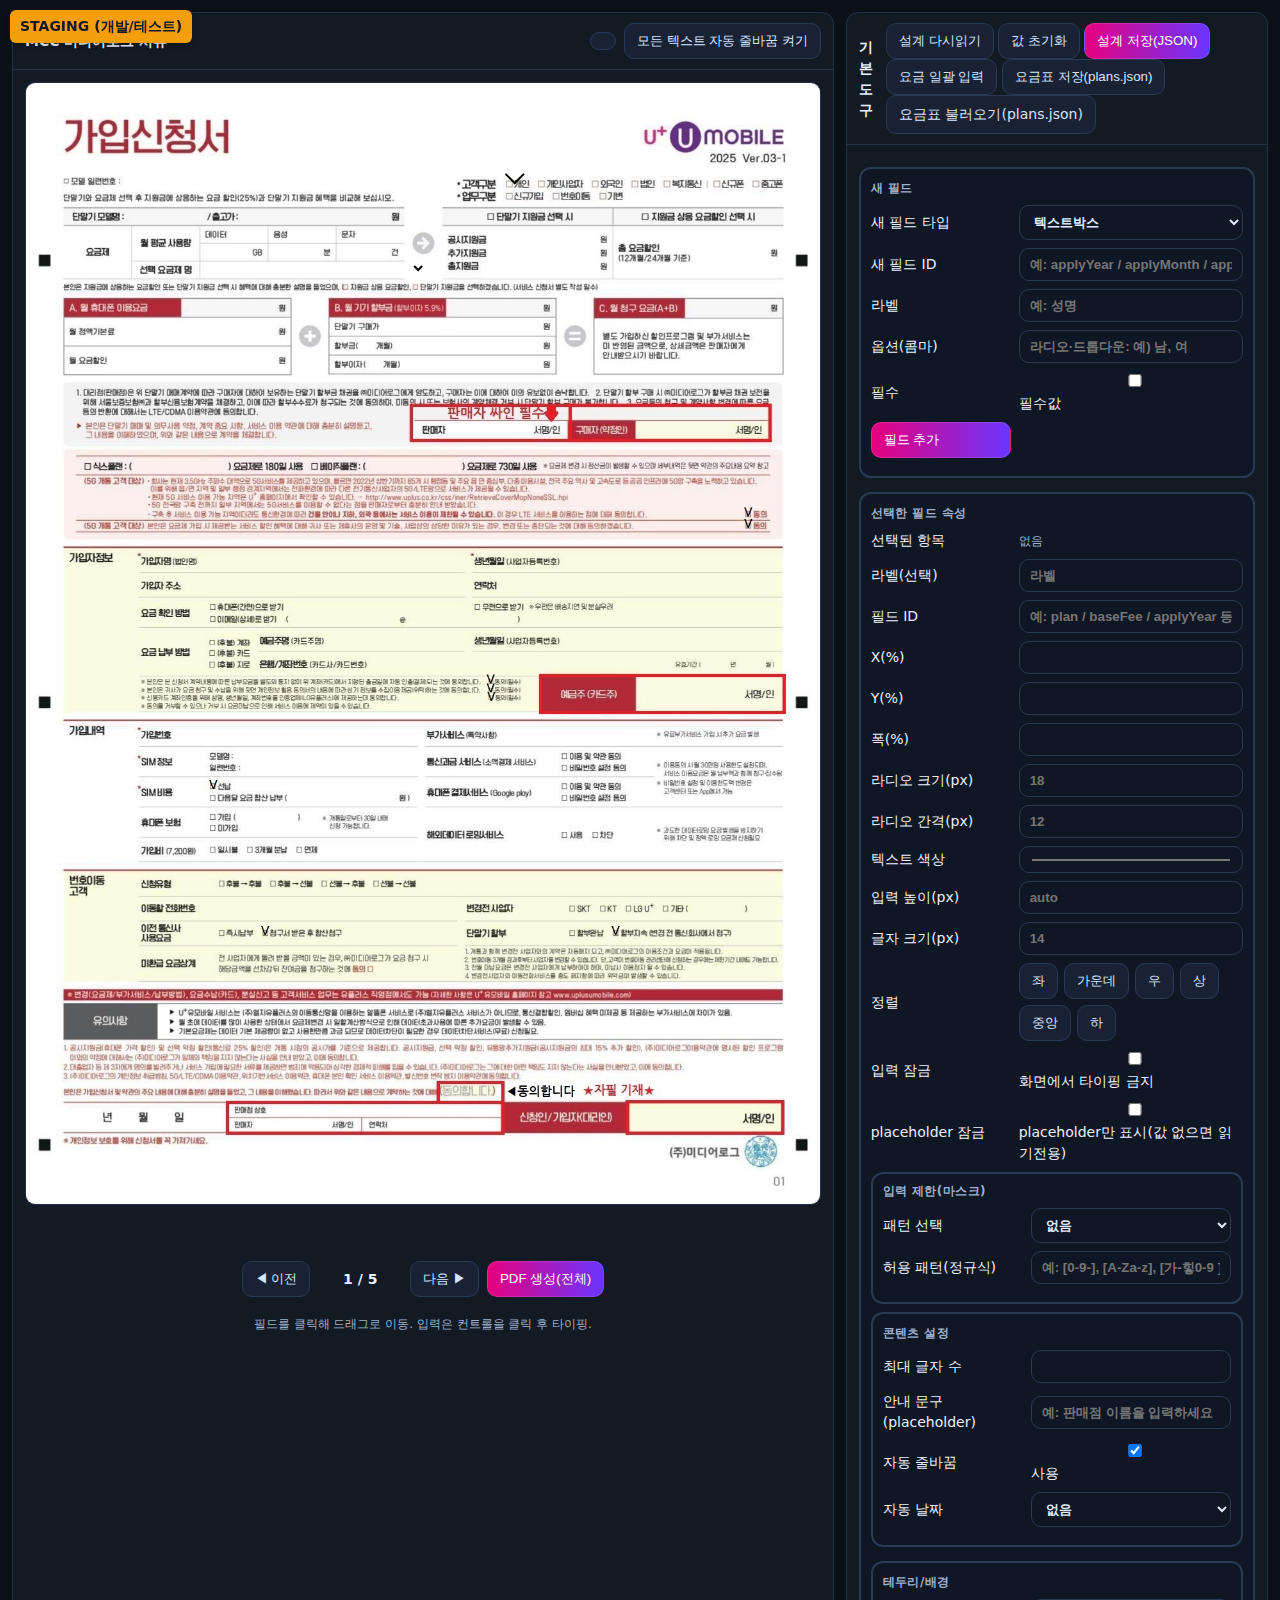
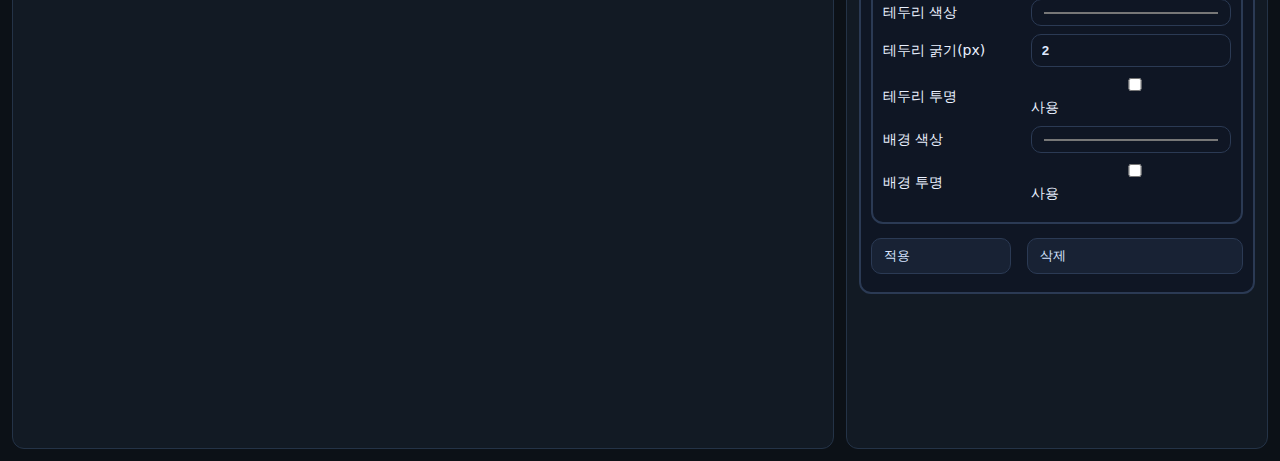
<file: brands/uplus/umobile/index.html>
<!doctype html>
<html lang="ko">
<head>
<meta charset="utf-8"/>
<meta name="viewport" content="width=device-width, initial-scale=1"/>
<title>MCCNETWORLD 미디어로그</title>

<link rel="icon" type="image/png" sizes="16x16"  href="/favicon-16x16.png">
<link rel="icon" type="image/png" sizes="32x32"  href="/favicon-32x32.png">
<link rel="icon" type="image/png" sizes="192x192" href="/android-chrome-192x192.png">
<link rel="icon" type="image/png" sizes="512x512" href="/android-chrome-512x512.png">
<link rel="apple-touch-icon" href="/apple-touch-icon.png">
<link rel="shortcut icon" href="/favicon.ico">
<meta name="theme-color" content="#0c1117"/>

<style>
  :root{
    --bg:#0c1117;--fg:#eaf1ff;--card:#121a24;--line:#243347;
    --pink:#e6007e;--vio:#6a35ff;--danger:#ff3b3b;
    --zoom:1;
    --stage-w:210mm;
    --stage-h:297mm;
    --phc:#c05;--phbg:#ffe08a66;
  }

  *{box-sizing:border-box;-webkit-print-color-adjust:exact;print-color-adjust:exact}
  html,body{margin:0;background:var(--bg);color:var(--fg);font:14px/1.5 system-ui,"Noto Sans KR",sans-serif}
  .wrap{display:grid;grid-template-columns:1.6fr 1fr;gap:12px;min-height:100vh;padding:12px}
  html.fill .wrap{grid-template-columns:1fr}
  .panel{background:var(--card);border:1px solid var(--line);border-radius:12px;overflow:visible}
  .hd{display:flex;align-items:center;justify-content:space-between;padding:10px 12px;border-bottom:1px solid var(--line)}
  .hd strong{font-weight:800}
  .btn{display:inline-flex;align-items:center;gap:6px;padding:8px 12px;border-radius:10px;border:1px solid #ffffff1f;background:linear-gradient(90deg,var(--pink),var(--vio));color:#fff;cursor:pointer}
  .btn--ghost{background:#182234;border-color:#2b3a54;color:#d6e4ff}
  .stack{padding:12px;overflow:auto}

  /* 화면 캔버스 */
  .paper{position:relative;width:min(1480px,100%);margin:auto;border:1px solid #223049;border-radius:10px;background:#0f1624;height:calc((var(--stage-h)) * var(--zoom));overflow:hidden;}
  .stage{width:var(--stage-w);height:var(--stage-h);transform-origin:top left;transform:scale(var(--zoom));position:relative;}
  .stage img{position:absolute;inset:0;width:100%;height:100%;object-fit:fill;pointer-events:none}
  .overlay{position:absolute;inset:0}

  /* 필드 */
  .field{position:absolute;transform:none;cursor:move;z-index:2;--fs:14px;}
  .field.checkbox{transform:translate(-50%,-50%)}
  .label{position:absolute;top:-16px;left:0;font-size:12px;font-weight:800;text-shadow:0 1px 2px #0009}
  .field input,.field textarea,.field select{
    width:100%;background:transparent;border:none;color:var(--fgc,#fff);
    height:var(--ih,auto);outline:none;padding:6px 6px 3px;font:600 var(--fs)/1.2 system-ui
  }
  .field textarea{
    white-space:pre-wrap;word-break:break-word;overflow-wrap:anywhere;
    overflow:hidden;resize:none !important;scrollbar-width:none;min-height:5px;max-height:none !important;
  }
  .field textarea::-webkit-scrollbar{display:none}

  /* 입력 잠금(시각적 안내만) */
  .field [data-locked="1"]{caret-color:transparent}
  .field [data-locked="1"]::placeholder{color:var(--phc);font-weight:900;background:var(--phbg);padding:0 .25em;border-radius:6px;}

  /* 체크/라디오 */
  .field.checkbox input,.field.radio input[type="checkbox"]{
    appearance:none;-webkit-appearance:none;background:transparent;
    border:var(--tick-bdw,1.6px) solid var(--tick-bdc,#000);
    position:relative;vertical-align:middle;display:inline-block;box-sizing:border-box;
  }
  .field.checkbox input{width:var(--cksize,18px);height:var(--cksize,18px);border-radius:2px;}
  .field.checkbox input:checked::after{
    content:"";position:absolute;left:3px;top:0px;width:calc(var(--cksize,18px) - 6px);height:calc(var(--cksize,18px) - 6px);
    border-right:2px solid #000;border-bottom:2px solid #000;transform:rotate(45deg) translateY(-2px);
  }
  .field.checkbox .label{top:0;left:24px}
  .field.radio{white-space:nowrap}
  .field.radio .radio-item{display:inline-flex;align-items:center;gap:6px;margin-right:var(--rgap,12px)}
  .field.radio input[type="checkbox"]{width:var(--rsize,18px);height:var(--rsize,18px);border-radius:2px;}
  .field.radio input[type="checkbox"]:checked::after{content:"";position:absolute;inset:1px;background:#000;}
  .field.radio .radio-item span{display:none}

  .sel{outline:3px solid #00d2ff66;border-radius:8px}

  /* 우측 기본도구 */
  .group{border:2px solid #2b3a54;border-radius:12px;padding:10px;margin:10px 0 14px;background:#0f1624}
  .group h4{margin:0 0 8px;font-size:12px;color:#9fb0cc;font-weight:800;letter-spacing:.4px}
  .row{display:grid;grid-template-columns:140px 1fr;gap:8px;align-items:center;margin-bottom:8px}
  .row input,.row select,.row textarea{width:100%;background:#0f1624;border:1px solid #2b3a54;border-radius:10px;color:#dfe9ff;outline:none;padding:8px 10px;font-weight:700}
  .hint{color:#9fb0cc;font-size:12px}
  .stack .paper{margin-bottom:56px}
  .stack{padding-bottom:140px}
  .pager{display:flex;align-items:center;gap:8px;justify-content:center;margin:6px 0 18px;flex-wrap:wrap}
  #pageInfo{min-width:84px;text-align:center;font-weight:800}

  .toast{position:fixed;left:0;right:0;bottom:16px;display:none;justify-content:center;z-index:9999}
  .toast__card{background:#172131;border:1px solid #2b3a54;border-radius:10px;padding:10px 12px;color:#fff;max-width:680px;width:calc(100% - 32px)}
  .invalid{outline:3px solid var(--danger)!important;background:rgba(255,59,59,.2);border-radius:8px}
  html.fill .builder{display:none}

  /* 인쇄 공통 */
  @page{size:A4 portrait;margin:0}
  #printAll{display:none}
  .print-value{display:none;white-space:pre-wrap;word-break:break-word;overflow-wrap:anywhere;padding:6px 6px 3px;font:600 var(--fs)/1.2 system-ui}

  /* 인쇄 */
  @media print{
    body{background:#fff}
    .wrap,.builder,.pager,.hint,.hd,#affPopup{display:none !important}
    #printAll{display:block}
    .pageWrap{width:210mm;height:297mm;position:relative;overflow:visible;padding:1mm;box-sizing:border-box;page-break-after:always;}
    .pageWrap:last-child{page-break-after:auto}
    #printAll .stage{transform:scale(1)}
    #printAll .paper{border:none;height:auto}
    #printAll .stage img{width:100%;height:100%;object-fit:fill}
    #printAll .overlay{position:absolute;inset:0;overflow:visible !important}
    #printAll,#printAll *{font-family:system-ui,"Noto Sans KR",sans-serif !important;letter-spacing:0 !important}
    #printAll .field input,#printAll .field textarea,#printAll .field select{color:#000 !important;background:transparent !important;border-bottom:none !important}
    #printAll .label{color:#000 !important;text-shadow:none !important}
    #printAll .field select{display:none !important}
    #printAll .field .print-value{display:block !important;color:#000 !important}
    #printAll textarea{overflow:visible!important;height:auto!important;resize:none!important;max-height:none!important}
    .field.checkbox input,.field.radio input[type="checkbox"]{
      appearance:none !important;-webkit-appearance:none !important;background:transparent !important;
      border:var(--tick-bdw,1.6px) solid var(--tick-bdc,#000) !important;position:relative !important;vertical-align:middle;
    }
    .field.checkbox input{width:var(--cksize,18px) !important;height:var(--cksize,18px) !important;border-radius:2px !important}
    .field.checkbox input:checked::after{
      content:"";position:absolute;left:3px;top:0px;width:calc(var(--cksize,18px) - 6px);height:calc(var(--cksize,18px) - 6px);
      border-right:2px solid #000;border-bottom:2px solid #000;transform:rotate(45deg) translateY(-2px);
    }
    .field.radio input[type="checkbox"]{width:var(--rsize,18px) !important;height:var(--rsize,18px) !important;border-radius:2px !important}
    .field.radio input[type="checkbox"]:checked::after{content:"";position:absolute;inset:1px;background:#000}
    .field.checkbox .label{top:0;left:24px}
  }

  /* 텍스트 박스 보조 */
  .field.hasBorder input[type="text"],.field.hasBorder textarea{border:var(--bdw,2px) solid var(--bdc,#ff3b3b) !important;border-radius:8px;background:transparent;padding:6px 8px;}
  #printAll .field.hasBorder input[type="text"],#printAll .field.hasBorder textarea{border:var(--bdw,2px) solid var(--bdc,#ff3b3b) !important;border-bottom:none !important;border-radius:8px;}
  .field.hasBG input[type="text"],.field.hasBG textarea{background:var(--bgc,transparent) !important}
  #printAll .field.hasBG input[type="text"],#printAll .field.hasBG textarea{background:var(--bgc,transparent) !important}

  .affBanner{display:none;position:sticky;top:0;z-index:50;margin:6px 0 10px}
  .affBanner__card{background:#ffe08a;color:#2a2100;border:1px solid #cfa442;border-radius:10px;padding:10px 12px;font-weight:800}
  #affPopup{position:fixed;left:50%;transform:translateX(-50%);top:10px;z-index:99999;display:none}
  #affPopup .card b{font-weight:900}

  /* extraData 상단 표시 바 */
  .extraBar{display:none;margin:6px 0 0}
  .extraBar__card{background:#0f2036;border:1px solid #2b3a54;border-radius:10px;padding:8px 10px;font-weight:800;color:#cfe0ff}
  .extraBar__label{opacity:.85;margin-right:8px}

  /* ===== 환경 분리용 추가 ===== */
  /* 개발(스테이징) 배지 */
  html.is-staging .env-badge{
    position:fixed;z-index:9999;top:10px;left:10px;
    padding:6px 10px;border-radius:6px;font-weight:700;
    background:#f59e0b;color:#111827;box-shadow:0 2px 6px rgba(0,0,0,.2);
    user-select:none;pointer-events:none;
  }
  /* 운영에서는 디자이너 패널/버튼 전부 숨김 */
  html.is-prod .builder{display:none !important;}
  html.is-prod .hd .builder{display:none !important;}
</style>

<!-- 환경 자동 판별(운영/스테이징) + 운영에서 작성 모드 강제 -->
<script>
(function(){
  const host = location.hostname;
  // ⬇ 로컬에서도 스테이징으로 취급
  const IS_LOCAL   = /^(localhost|127\.0\.0\.1)$/i.test(host);
  const IS_STAGING = host.startsWith('staging.') || IS_LOCAL;
  document.documentElement.classList.toggle('is-staging', IS_STAGING);
  document.documentElement.classList.toggle('is-prod', !IS_STAGING);

  const fav = document.querySelector('link[rel="icon"][sizes="32x32"]') || document.querySelector('link[rel="icon"]');
  if (IS_STAGING) {
    document.title = 'STAGING · ' + document.title.replace(/^STAGING ·\s*/,'');
    if (fav) fav.href = '/favicon-32x32.png?v=stg';
    const b = document.createElement('div');
    b.className = 'env-badge';
    b.textContent = 'STAGING (개발/테스트)';
    window.addEventListener('DOMContentLoaded', ()=>document.body.appendChild(b));
  } else {
    document.title = document.title.replace(/^STAGING ·\s*/,'');
    if (fav) fav.href = '/favicon-32x32.png?v=prod';
    const url = new URL(location.href);
    if (!url.searchParams.has('mode')) { url.searchParams.set('mode','fill'); history.replaceState(null,'',url.toString()); }
  }
})();
</script>
</head>
<body>
<div class="wrap">
  <!-- ===== 왼쪽: 서류 화면 ===== -->
  <section class="panel">
    <!-- ✅ 헤더: 한 번만, 오른쪽에 뒤로가기 + 빌더 버튼 -->
    <div class="hd">
      <strong>MCC 미디어로그 서류</strong>

      <div style="display:flex; gap:8px; align-items:center">
        <!-- 메인(서류 선택 화면)으로 돌아가기 -->
        <a href="/index.html" class="btn btn--ghost" id="backToHub">
          
        </a>

        <!-- 기존 빌더 버튼 -->
        <div class="builder">
          <button class="btn--ghost btn" id="enableWrapAll">
            모든 텍스트 자동 줄바꿈 켜기
          </button>
        </div>
      </div>
    </div>

    <div class="stack">
      <div id="affBanner" class="affBanner"><div class="affBanner__card">제휴 요금제 진행 시 <b> C-1 성함·동의 체크</b>가 필요합니다.</div></div>

      <!-- extraData 표시 바 -->
      <div id="extraBar" class="extraBar">
        <div class="extraBar__card"><span class="extraBar__label">추가 데이터</span><span id="extraBarText"></span></div>
      </div>

      <div class="paper" id="paper">
        <div class="stage" id="stage">
          <img id="bg" src="images/adult-1.jpg" alt="">
          <div class="overlay" id="overlay"></div>
        </div>
      </div>

      <div class="pager">
        <button class="btn--ghost btn" id="prev">◀ 이전</button>
        <div id="pageInfo">1 / 7</div>
        <button class="btn--ghost btn" id="next">다음 ▶</button>
        <button class="btn" id="btnPdf">PDF 생성(전체)</button>
      </div>
      <p class="hint" style="text-align:center">필드를 클릭해 드래그로 이동. 입력은 컨트롤을 클릭 후 타이핑.</p>
    </div>
  </section>

  <!-- ===== 오른쪽: 빌더 패널 ===== -->
  <section class="panel builder">
    <div class="hd">
      <strong>기본 도구</strong>
      <div>
        <button class="btn--ghost btn" id="reload">설계 다시읽기</button>
        <button class="btn--ghost btn" id="resetValues">값 초기화</button>
        <button class="btn" id="saveJson">설계 저장(JSON)</button>

        <!-- 요금표 관리 -->
        <button class="btn--ghost btn" id="bulkPlansBtn">요금 일괄 입력</button>
        <button class="btn--ghost btn" id="savePlans">요금표 저장(plans.json)</button>
        <label class="btn--ghost btn" style="cursor:pointer">
          <input type="file" id="loadPlansFile" accept="application/json" hidden>요금표 불러오기(plans.json)
        </label>
      </div>
    </div>

    <div class="stack">
      <div class="group">
        <h4>새 필드</h4>
        <div class="row"><div>새 필드 타입</div>
          <select id="newType">
            <option value="text">텍스트박스</option>
            <option value="textarea">텍스트영역</option>
            <option value="select">드롭다운</option>
            <option value="radio">라디오(단일선택)</option>
            <option value="checkbox">체크박스</option>
          </select>
        </div>
        <div class="row"><div>새 필드 ID</div><input id="newId" placeholder="예: applyYear / applyMonth / applyDay 등"></div>
        <div class="row"><div>라벨</div><input id="newLabel" placeholder="예: 성명"></div>
        <div class="row"><div>옵션(콤마)</div><input id="newOpts" placeholder="라디오·드롭다운: 예) 남, 여"></div>
        <div class="row"><div>필수</div><label><input type="checkbox" id="newReq"> 필수값</label></div>
        <div class="row"><button class="btn" id="addField">필드 추가</button></div>
      </div>

      <div id="propBox" class="group">
        <h4>선택한 필드 속성</h4>
        <div class="row"><div>선택된 항목</div><div id="selInfo" class="hint">없음</div></div>

        <div class="row"><div>라벨(선택)</div><input id="p_label" type="text" placeholder="라벨"></div>
        <div class="row"><div>필드 ID</div><input id="p_id" type="text" placeholder="예: plan / baseFee / applyYear 등"></div>

        <div class="row" id="row_opts"><div>옵션(콤마)</div><input id="p_options" type="text" placeholder="예: 남, 여 / 또는 옵션 목록"></div>
        <div class="row" id="row_req"><div>필수</div><label><input type="checkbox" id="p_required"> 반드시 작성</label></div>

        <div class="row"><div>X(%)</div><input id="p_x" type="number" step="0.1"></div>
        <div class="row"><div>Y(%)</div><input id="p_y" type="number" step="0.1"></div>
        <div class="row"><div>폭(%)</div><input id="p_w" type="number" step="0.1"></div>

        <div class="row"><div>라디오 크기(px)</div><input id="p_radioSize" type="number" min="10" max="32" step="1" placeholder="18"></div>
        <div class="row"><div>라디오 간격(px)</div><input id="p_radioGap" type="number" min="0" max="60" step="1" placeholder="12"></div>

        <div class="row"><div>텍스트 색상</div><input id="p_color" type="color" value="#000000"></div>
        <div class="row"><div>입력 높이(px)</div><input id="p_height" type="number" min="5" max="60" step="1" placeholder="auto"></div>
        <div class="row"><div>글자 크기(px)</div><input id="p_fontSize" type="number" min="5" max="32" step="1" placeholder="14"></div>
        <div class="row"><div>정렬</div>
          <div style="display:flex;gap:6px;flex-wrap:wrap">
            <button class="btn--ghost btn" id="alignLeft">좌</button>
            <button class="btn--ghost btn" id="alignCX">가운데</button>
            <button class="btn--ghost btn" id="alignRight">우</button>
            <button class="btn--ghost btn" id="alignTop">상</button>
            <button class="btn--ghost btn" id="alignCY">중앙</button>
            <button class="btn--ghost btn" id="alignBottom">하</button>
          </div>
        </div>

        <div class="row"><div>입력 잠금</div>
          <label><input type="checkbox" id="p_locked"> 화면에서 타이핑 금지</label>
        </div>
        <div class="row"><div>placeholder 잠금</div>
          <label><input type="checkbox" id="p_lockOnPh"> placeholder만 표시(값 없으면 읽기전용)</label>
        </div>

        <div class="group" style="margin:8px 0 0;padding-top:8px">
          <h4>입력 제한(마스크)</h4>
          <div class="row"><div>패턴 선택</div>
            <select id="p_mask">
              <option value="">없음</option>
              <option value="number">숫자만</option>
              <option value="tel">전화번호(숫자-)</option>
              <option value="alpha">영문</option>
              <option value="alnum">영문+숫자</option>
              <option value="hangul">한글만</option>
              <option value="custom">사용자정의(정규식)</option>
            </select>
          </div>
          <div class="row"><div>허용 패턴(정규식)</div><input id="p_maskRe" type="text" placeholder="예: [0-9-], [A-Za-z], [가-힣0-9 ]"></div>
        </div>

        <div class="group" style="margin-top:8px">
          <h4>콘텐츠 설정</h4>
          <div class="row"><div>최대 글자 수</div><input id="p_maxlen" type="number" min="1" max="500" step="1"></div>
          <div class="row"><div>안내 문구(placeholder)</div><input id="p_placeholder" type="text" placeholder="예: 판매점 이름을 입력하세요"></div>
          <div class="row"><div>자동 줄바꿈</div><label><input id="p_wrap" type="checkbox" checked> 사용</label></div>
          <div class="row"><div>자동 날짜</div>
            <select id="p_autoDate">
              <option value="">없음</option>
              <option value="year">년(YYYY)</option>
              <option value="month">월(MM)</option>
              <option value="day">일(DD)</option>
            </select>
          </div>
        </div>

        <div class="group" style="margin-top:8px">
          <h4>테두리/배경</h4>
          <div class="row"><div>테두리 색상</div><input id="p_borderColor" type="color" value="#ff3b3b"></div>
          <div class="row"><div>테두리 굵기(px)</div><input id="p_borderWidth" type="number" min="1" max="8" step="1" placeholder="2"></div>
          <div class="row"><div>테두리 투명</div><label><input type="checkbox" id="p_borderTransparent"> 사용</label></div>
          <div class="row"><div>배경 색상</div><input id="p_bgColor" type="color" value="#000000"></div>
          <div class="row"><div>배경 투명</div><label><input type="checkbox" id="p_bgTransparent"> 사용</label></div>
        </div>

        <div class="row" style="margin-top:8px">
          <button class="btn--ghost btn" id="applyProp">적용</button>
          <button class="btn--ghost btn" id="delField" style="margin-left:8px">삭제</button>
        </div>
      </div>
    </div>
  </section>
</div>

<div id="printAll"></div>

<div class="toast" id="toast"><div class="toast__card">
  <b>작성되지 않은 필수 항목이 있습니다</b>
  <ul id="missList" style="margin:8px 0 0 18px;padding:0"></ul>
  <div style="display:flex;justify-content:flex-end;margin-top:8px"><button class="btn--ghost btn" id="tClose">확인</button></div>
</div></div>

<div id="affPopup"><div class="card">⚠️ <b>제휴 요금제</b>입니다. <b> C-1 성함·동의 체크</b>가 모두 완료되어야 진행됩니다.</div></div>

<script>
/* ===== 모드/상태 ===== */
const FILL  = new URLSearchParams(location.search).get('mode')==='fill';
const FRESH = new URLSearchParams(location.search).get('fresh')==='1';
if(FILL) document.documentElement.classList.add('fill');

let selected=-1;
let pages=[{bg:'images/adult-1.jpg',fields:[]}], pageIndex=0;

const paper   = document.getElementById('paper');
const stage   = document.getElementById('stage');
const overlay = document.getElementById('overlay');
const bg      = document.getElementById('bg');
const pageInfo= document.getElementById('pageInfo');
const affBanner=document.getElementById('affBanner');
const affPopup = document.getElementById('affPopup');

/* extraData 바 노드 */
const extraBar = document.getElementById('extraBar');
const extraBarText = document.getElementById('extraBarText');

/* ★ 누적/재귀 방지 상태 변수 */
let LAST_EXTRA_TXT = '';
let __MIRRORING__ = false;

const clamp=(v,a,b)=>Math.max(a,Math.min(b,v));
const num=(v,d)=>{const n=parseFloat(v);return isNaN(n)?d:n;};
const cur=()=>pages[pageIndex];

/* ===== 화면 줌 ===== */
function applyZoom(){
  stage.style.transform='scale(1)';
  const stageRect = stage.getBoundingClientRect();
  const targetW = paper.clientWidth;
  let z = targetW / Math.max(stageRect.width,1);
  z = Math.max(0.4, Math.min(2, z));
  document.documentElement.style.setProperty('--zoom', z);
  stage.style.transform = '';
  paper.style.height = (stage.offsetHeight * z) + 'px';
}
window.addEventListener('resize', applyZoom);

/* ===== 자동 저장 (값만) ===== */
const AUTOSAVE_KEY='overlay_autosave_v4';
let saveTimer=null;
const collectValuesOnly=()=>({pageIndex,values:pages.map(pg=>({fields:(pg.fields||[]).map(f=>({id:f.id||'',value:f.type==='checkbox'?!!f.value:(f.value??'')}))}))});
function applyValuesOnly(s){
  if(!s||!s.values) return;
  s.values.forEach((pgSnap,i)=>{ const pg=pages[i]; if(!pg) return;
    (pg.fields||[]).forEach((f,j)=>{ const sv=pgSnap.fields?.[j]; if(!sv) return; f.value=(f.type==='checkbox')?!!sv.value:sv.value; });
  });
  if(Number.isInteger(s.pageIndex)) pageIndex=clamp(s.pageIndex,0,pages.length-1);
}
function scheduleSave(){ if(saveTimer) clearTimeout(saveTimer); saveTimer=setTimeout(()=>{ try{localStorage.setItem(AUTOSAVE_KEY,JSON.stringify(collectValuesOnly()));}catch(_){} },250); }
function tryLoadAutosave(){ try{const raw=localStorage.getItem(AUTOSAVE_KEY); if(!raw) return; applyValuesOnly(JSON.parse(raw));}catch(_){} }
const clearAutosave=()=>{ try{localStorage.removeItem(AUTOSAVE_KEY);}catch(_){} };

/* ===== 드롭다운 글자 자동 축소 ===== */
function fitSelectText(sel, maxPx = 16, minPx = 8, arrowPx) {
  try {
    const text = (sel.options[sel.selectedIndex] || {}).text || sel.value || '';
    const style = getComputedStyle(sel);
    const padL = parseFloat(style.paddingLeft) || 0;
    const padR = parseFloat(style.paddingRight) || 0;
    const ARROW_W = (typeof arrowPx === 'number') ? arrowPx : 17;
    const inner = sel.clientWidth - padL - padR - ARROW_W;
    if (inner <= 0 || !text) return;
    let meas = document.getElementById('__measure_span__');
    if (!meas) {
      meas = document.createElement('span');
      meas.id = '__measure_span__';
      meas.style.position = 'fixed';
      meas.style.visibility = 'hidden';
      meas.style.whiteSpace = 'nowrap';
      meas.style.left = '-9999px';
      document.body.appendChild(meas);
    }
    meas.style.fontFamily = style.fontFamily;
    meas.style.fontWeight = style.fontWeight;
    meas.style.fontStyle = style.fontStyle;
    meas.style.letterSpacing = style.letterSpacing;
    meas.style.textTransform = style.textTransform;

    for (let px = maxPx; px >= minPx; px -= 0.5) {
      meas.style.fontSize = px + 'px';
      meas.textContent = text;
      if (meas.getBoundingClientRect().width <= inner) {
        sel.style.fontSize = px + 'px';
        return;
      }
    }
    sel.style.fontSize = minPx + 'px';
  } catch (_) {}
}
const refitAllSelects=()=>overlay.querySelectorAll('select').forEach(fitSelectText);

/* ===== textarea 자동 높이 ===== */
function autosizeTA(el){ try{ el.style.height='auto'; el.style.height=Math.max(el.scrollHeight,5)+'px'; }catch(_){} }
function autosizeAllTextareas(root){ (root||document).querySelectorAll('textarea').forEach(autosizeTA); }

/* ===== 설계 로드 ===== */
function seed7(){
  // 필요에 따라 adult/teen 배경을 다르게 쓰고 싶으면 여기서 분기하세요.
  pages = [...Array(7)].map((_,i)=>({ bg:`images/page${i+1}.jpg`, fields:[] }));
}

/* 쿼리파라미터에서 문서종류/연령대 읽기 */
const QS  = new URLSearchParams(location.search);
const DOC = (QS.get('doc') || 'join').toLowerCase();   // join | change | cancel
const AGE = (QS.get('age') || 'adult').toLowerCase();  // adult | teen

function designFileOf(doc, age){
  if (doc === 'change') return 'overlay-design.change.json';
  if (doc === 'cancel') return 'overlay-design.cancel.json';
  return (age === 'teen') ? 'overlay-design.teen.json' : 'overlay-design.adult.json';
}
function buildDesignUrl(){
  // v에 Date.now()를 붙여 캐시 제거
  return `./${designFileOf(DOC, AGE)}?v=${Date.now()}`;
}

async function loadDesign(){
  try{
    const url = buildDesignUrl();
    const r = await fetch(url, { cache: 'no-store' });
    if (r.ok) {
      const j = await r.json();
      if (Array.isArray(j.pages) && j.pages.length) {
        pages = j.pages;
      } else {
        seed7();
      }
    } else {
      seed7();
    }
  } catch (err) {
    console.error('[loadDesign] fetch 실패:', err);
    seed7();
  }
  pageIndex = 0;
}
/* ===== 유틸 ===== */
const PLAN_LABEL_RE = /(요금제|요금.?상품)/i;
const PLAN_ID_RE    = /^(plan|planselect|plan_name)$/i;

const findFieldsAllPages=id=>{const a=[]; pages.forEach(pg=>(pg.fields||[]).forEach(f=>{if(f.id===id)a.push(f);})); return a;};
const getFieldById=id=>(cur().fields||[]).find(x=>x.id===id);
const setFieldValue=(id,v)=>findFieldsAllPages(id).forEach(f=>{f.value=(f.type==='checkbox')?!!v:v;});

/* 모든 페이지에서 ID로 찾기 */
function getFieldsByIdAll(id){
  id=String(id||'').toLowerCase();
  const out=[];
  pages.forEach((pg,pi)=>(pg.fields||[]).forEach((f,idx)=>{
    if(String(f.id||'').toLowerCase()===id) out.push({f,pi,idx});
  }));
  return out;
}
function getFirstFieldById(id){
  const a=getFieldsByIdAll(id);
  return a.length ? a[0].f : null;
}

/* ===== 자필(잠금) 키 입력 방지 ===== */
function blockTyping(el){
  const prevent = e=>{ if(e.key !== 'Tab') e.preventDefault(); };
  el.addEventListener('keydown', prevent);
  el.addEventListener('beforeinput', e=>e.preventDefault());
  el.addEventListener('paste', e=>e.preventDefault());
}

/* ===== 자동 날짜 입력 ===== */
function fillAutoDates(){
  const now = new Date();
  const yyyy = String(now.getFullYear());
  const mm   = String(now.getMonth()+1).padStart(2,'0');
  const dd   = String(now.getDate()).padStart(2,'0');
  pages.forEach(pg=>{
    (pg.fields||[]).forEach(f=>{
      if(!f || !f.autoDate) return;
      if(f.value && String(f.value).trim()) return;
      if(f.autoDate==='year')  f.value = yyyy;
      if(f.autoDate==='month') f.value = mm;
      if(f.autoDate==='day')   f.value = dd;
    });
  });
}

/* ======== 요금제 자동 매칭(plans.json) ======== */
let PLANS = [];
let PLANS_MAP = new Map(); // name -> { baseFee, discountFee, totalFee, extraDataGb, bundleAnyone }

function parseMoney(v){
  if(v==null || v==='') return null;
  const n = Number(String(v).replace(/[^\d.-]/g,''));
  return isFinite(n) ? n : null;
}
function moneyToString(n){ return (n==null) ? '' : String(n); }

function normalizePlans(json){
  const names = [];
  const map = new Map();

  if(Array.isArray(json)){
    json.forEach(item=>{
      if(item && typeof item==='object'){
        const name = String(item.name ?? item.plan ?? '').trim();
        if(!name) return;
        const base = parseMoney(item.baseFee ?? item.base ?? item.base_fee);
        const disc = parseMoney(item.discountFee ?? item.discount ?? item.discount_fee);
        let total  = parseMoney(item.totalFee ?? item.total ?? item.total_fee);
        if(total==null && base!=null && disc!=null) total = base - disc;

        const extra = parseMoney(item.extraDataGb);
        const bundleAnyone = !!item.bundleAnyone;

        names.push(name);
        map.set(name,{baseFee:base, discountFee:disc, totalFee:total, extraDataGb:extra, bundleAnyone});
      }else{
        const name = String(item).trim();
        if(!name) return;
        names.push(name);
        map.set(name,{baseFee:null, discountFee:null, totalFee:null, extraDataGb:null, bundleAnyone:false});
      }
    });
  }else if(json && typeof json==='object'){
    Object.entries(json).forEach(([k,v])=>{
      const name = String(k).trim();
      let base=null, disc=null, total=null, extra=null, bundleAnyone=false;
      if(v && typeof v==='object'){
        base = parseMoney(v.baseFee ?? v.base);
        disc = parseMoney(v.discountFee ?? v.discount);
        total= parseMoney(v.totalFee ?? v.total);
        if(total==null && base!=null && disc!=null) total = base - disc;
        extra = parseMoney(v.extraDataGb);
        bundleAnyone = !!v.bundleAnyone;
      }
      names.push(name);
      map.set(name,{baseFee:base, discountFee:disc, totalFee:total, extraDataGb:extra, bundleAnyone});
    });
  }

  const uniq = Array.from(new Set(names));
  return {names:uniq, map};
}

function getPlanSelectTargets(){
  const targets=[];
  pages.forEach((pg,pi)=> (pg.fields||[]).forEach((f,idx)=>{
    if(f.type!=='select') return;
    const byId    = PLAN_ID_RE.test(String(f.id||''));
    const byLabel = PLAN_LABEL_RE.test(String(f.label||''));
    if(byId||byLabel) targets.push({f,pi,idx});
  }));
  return targets;
}

function applyPlansToDesign(){
  const list = Array.isArray(PLANS)?[...PLANS]:[];
  const targets = getPlanSelectTargets();
  targets.forEach(({f})=>{
    f.options = list;
    if(f.value && !list.includes(f.value)) f.value='';
  });
  render(); scheduleSave(); refitAllSelects();
}

function getFeeFieldsAll(){
  const base = getFieldsByIdAll('basefee').map(x=>x.f);
  const disc = getFieldsByIdAll('discountfee').map(x=>x.f);
  const tot  = getFieldsByIdAll('totalfee').map(x=>x.f);
  return {base, disc, tot};
}
function updateFeesFromPlan(planName, doRender=true){
  const info = PLANS_MAP.get(planName);
  if(!info) return;

  const {base, disc, tot} = getFeeFieldsAll();

  const baseVal = moneyToString(info.baseFee);
  const discVal = moneyToString(info.discountFee);
  let   totVal  = moneyToString(info.totalFee);
  if(!totVal && info.baseFee!=null && info.discountFee!=null){
    totVal = moneyToString(info.baseFee - info.discountFee);
  }

  base.forEach(f=>{ f.value = baseVal; });
  disc.forEach(f=>{ f.value = discVal; });
  tot.forEach(f=>{ f.value = totVal; });

  if(doRender){ render(); scheduleSave(); }
}

async function loadPlansJson(){
  const tryUrls = [
    './plans.json?v=2',          // 브랜드 전용
    '/public/plans.json?v=2',    // 공용 위치(있다면)
    '/plans.json?v=2'            // 최후 공용
  ];
  for (const url of tryUrls){
    try{
      const r = await fetch(url,{cache:'no-store'});
      if (!r.ok) continue;
      const json = await r.json();
      const root = (json && typeof json === 'object' && json.plans) ? json.plans : json;
      const {names,map} = normalizePlans(root);
      PLANS = names; PLANS_MAP = map;
      applyPlansToDesign();
      syncFeesFromExistingPlan();
      mirrorPlanNameIntoBoxes(getSelectedPlanName());
      return;
    }catch(_){}
  }
}
function syncFeesFromExistingPlan(){
  const tars = getPlanSelectTargets();
  tars.forEach(({f})=>{
    if(f.value) updateFeesFromPlan(f.value,false);
  });
  render(); scheduleSave();
}

/* ===== 제휴/추가데이터 인식 ===== */
function getSelectedPlanName(){
  const tars = getPlanSelectTargets();
  const sel = tars.find(t => t.f.value)?.f;
  return sel ? sel.value : '';
}
function isAffiliatePlan(planName){
  const name = String(planName || '');
  const AFF_RE = /(밀리의\s*서재|밀리의서재|지니\s*뮤직|지니뮤직|cu\s*20%?\s*할인|메가박스\s*free|제휴)/i;
  if (AFF_RE.test(name)) return true;
  const info = PLANS_MAP.get(planName);
  return !!(info && info.bundleAnyone);
}

/* ===== 렌더 ===== */
function render(){
  const p=cur();
  bg.src=p.bg||'';
  overlay.innerHTML='';

  (p.fields||[]).forEach((f,i)=>{
    // 안전 클램프
    if (Number.isFinite(f.fontSize)) f.fontSize = clamp(f.fontSize,5,32);
    if (Number.isFinite(f.inputHeight)) f.inputHeight = clamp(f.inputHeight,5,60);

    const w=document.createElement('div');
    w.className='field '+(f.type==='radio'?'radio ':'')+(f.type==='checkbox'?'checkbox ':'')+(i===selected?' sel':'');

    const _w=(f.w??24);
    w.style.left  = `${f.x}%`;
    w.style.top   = `${f.y}%`;
    w.style.width = `${_w}%`;
    if (f.fontSize) w.style.setProperty('--fs', f.fontSize + 'px');
    w.dataset.i=i; if(f.id) w.dataset.id=f.id;

    if(f.type==='radio'){ w.style.setProperty('--rsize',(f.radioSize??18)+'px'); w.style.setProperty('--rgap',(f.radioGap??12)+'px'); }
    if(f.color) w.style.setProperty('--fgc',f.color);
    if (f.inputHeight) w.style.setProperty('--ih', f.inputHeight + 'px');

    if(f.type==='checkbox' || f.type==='radio'){
      const tickColor = f.borderTransparent ? 'transparent' : '#000';
      const tickWidth = Number.isFinite(Number(f.borderWidth)) ? Math.max(1, Math.min(8, Number(f.borderWidth))) : 1.6;
      w.style.setProperty('--tick-bdc', tickColor);
      w.style.setProperty('--tick-bdw', tickWidth + 'px');
    }

    const lab=document.createElement('div'); lab.className='label'; lab.textContent=f.label||''; w.appendChild(lab);

    let ctrl;
    const treatAsTextarea = (f.type==='textarea') || (f.type==='text');
    const lockByPlaceholder = !!f.lockOnPh && !!f.placeholder && !f.value;

    if (treatAsTextarea){
      ctrl = document.createElement('textarea');
      ctrl.value = f.value ?? '';
      if (f.placeholder) ctrl.placeholder = f.placeholder;
      if (f.maxLength) ctrl.maxLength = f.maxLength;

      if (f.locked || lockByPlaceholder){ ctrl.readOnly = true; ctrl.dataset.locked="1"; blockTyping(ctrl); }

      const onInput = ()=>{
        if (f.locked || lockByPlaceholder) return;
        let v = ctrl.value;
        v = applyMask(v, f.mask, f.maskRe);
        if (f.maxLength) v = v.slice(0, f.maxLength);
        if (v !== ctrl.value) {
          try{ const pos = ctrl.selectionStart; ctrl.value = v; ctrl.setSelectionRange(pos-1,pos-1);}catch(_){}
        }
        f.value = v; autosizeTA(ctrl); scheduleSave();
        evaluateAffBanner();
        evaluateExtraDataAndBar();
      };
      ctrl.addEventListener('input', onInput);
      requestAnimationFrame(()=>autosizeTA(ctrl));

    } else if(f.type==='select'){
      ctrl=document.createElement('select');
      (f.options||[]).forEach(o=>{const op=document.createElement('option'); op.value=op.textContent=o; ctrl.appendChild(op);});
      ctrl.value=f.value??'';
      if (f.locked || lockByPlaceholder){ ctrl.disabled = true; ctrl.dataset.locked="1"; }
      ctrl.onchange=()=>{
        f.value=ctrl.value;
        const isPlan = PLAN_ID_RE.test(String(f.id||'')) || PLAN_LABEL_RE.test(String(f.label||''));
        if(isPlan){
          updateFeesFromPlan(f.value);
          mirrorPlanNameIntoBoxes(f.value); // ★ 요금제명 미러링
        }
        scheduleSave(); fitSelectText(ctrl,16,9); evaluateAffBanner(); evaluateExtraDataAndBar();
      };
      requestAnimationFrame(()=>fitSelectText(ctrl,16,9));

    } else if(f.type==='checkbox'){
      ctrl=document.createElement('input');
      ctrl.type='checkbox';
      ctrl.checked=!!f.value;
      if (f.locked || lockByPlaceholder){ ctrl.disabled = true; ctrl.dataset.locked="1"; }
      w.style.setProperty('--cksize', (f.checkSize ?? 18) + 'px');
      ctrl.onchange=()=>{f.value=ctrl.checked; scheduleSave(); evaluateAffBanner(); evaluateExtraDataAndBar();};
      lab.style.top='0'; lab.style.left='24px';
    } 
    else if(f.type==='radio'){
      ctrl=document.createElement('div');
      const opts = (f.options && f.options.length)
        ? f.options
        : Array.from({ length: (f.radioCount || 2) }, (_, k) => String(k + 1));
      opts.forEach(o=>{
        const it=document.createElement('label'); it.className='radio-item';
        const cb=document.createElement('input'); cb.type='checkbox'; cb.value=o; cb.checked=(f.value===o);
        if (f.locked || lockByPlaceholder) cb.disabled = true;
        cb.onchange=()=>{ if(!cb.checked) return; ctrl.querySelectorAll('input[type="checkbox"]').forEach(x=>{if(x!==cb) x.checked=false;}); f.value=o; scheduleSave(); evaluateAffBanner(); evaluateExtraDataAndBar(); };
        const s=document.createElement('span'); s.textContent=o;
        it.appendChild(cb); it.appendChild(s); ctrl.appendChild(it);
      });
    } 
    else {
      ctrl=document.createElement('input'); ctrl.type='text'; ctrl.value=f.value??'';
      if (f.placeholder) ctrl.placeholder = f.placeholder;
      if (f.maxLength) ctrl.maxLength = f.maxLength;
      if (f.locked || lockByPlaceholder){ ctrl.readOnly = true; ctrl.dataset.locked="1"; blockTyping(ctrl); }
      ctrl.oninput=()=>{ if(f.locked || lockByPlaceholder) return; f.value=ctrl.value; scheduleSave(); evaluateAffBanner(); evaluateExtraDataAndBar(); };
    }

    if(f.color) ctrl.style.color=f.color;

    if((f.type==='text'||f.type==='textarea')&&(f.borderColor||f.borderTransparent)){
      w.classList.add('hasBorder');
      w.style.setProperty('--bdc',f.borderTransparent?'transparent':(f.borderColor||'#ff3b3b'));
      w.style.setProperty('--bdw',(f.borderWidth??2)+'px');
    }else{
      w.classList.remove('hasBorder'); w.style.removeProperty('--bdc'); w.style.removeProperty('--bdw');
    }
    if((f.type==='text'||f.type==='textarea')&&(f.bgColor||f.bgTransparent)){
      w.classList.add('hasBG');
      w.style.setProperty('--bgc',f.bgTransparent?'transparent':(f.bgColor||'transparent'));
    }else{
      w.classList.remove('hasBG'); w.style.removeProperty('--bgc');
    }

    ctrl.addEventListener('mousedown',e=>e.stopPropagation());
    w.appendChild(ctrl); overlay.appendChild(w);

    if(!FILL){ w.addEventListener('mousedown',e=>startDrag(e,i,w)); w.addEventListener('click',()=>select(i)); }
  });

  if(!FILL) updatePanel();
  pageInfo.textContent = `${pageIndex+1} / ${pages.length}`;
  requestAnimationFrame(refitAllSelects);
  requestAnimationFrame(()=>autosizeAllTextareas(overlay));
  requestAnimationFrame(applyZoom);

  requestAnimationFrame(()=>{
    evaluateAffBanner();
    evaluateExtraDataAndBar();
    forceMirrorPlan(); // ★ 렌더마다 요금제명 강제 동기화
  });
}

/* ===== 입력 마스크 ===== */
function maskFilterByRegex(value, allowPattern){
  try{ const re=new RegExp(allowPattern); let out=''; for(const ch of String(value)) if(re.test(ch)) out+=ch; return out; }catch(_){ return value; }
}
function applyMask(value, mask, maskRe){
  if(mask==='custom' && maskRe) return maskFilterByRegex(value, maskRe);
  switch(mask){
    case 'number': return String(value).replace(/[^\d]/g,'');
    case 'tel':    return String(value).replace(/[^\d-]/g,'');
    case 'alpha':  return String(value).replace(/[^A-Za-z\s]/g,'');
    case 'alnum':  return String(value).replace(/[^A-Za-z0-9\s]/g,'');
    case 'hangul': return String(value).replace(/[^\u3131-\u318E\uAC00-\uD7A3\s]/g,'');
    default:       return value;
  }
}

/* ===== 속성 패널 ===== */
const pLabel=document.getElementById('p_label'),
      pRadioSize=document.getElementById('p_radioSize'),
      pRadioGap=document.getElementById('p_radioGap'),
      pColor=document.getElementById('p_color'),
      pHeight=document.getElementById('p_height'),
      pWrap=document.getElementById('p_wrap'),
      pId=document.getElementById('p_id'),
      pOptions=document.getElementById('p_options'),
      pRequired=document.getElementById('p_required'),
      pBorderColor=document.getElementById('p_borderColor'),
      pBorderWidth=document.getElementById('p_borderWidth'),
      pBorderTransparent=document.getElementById('p_borderTransparent'),
      pBgColor=document.getElementById('p_bgColor'),
      pBgTransparent=document.getElementById('p_bgTransparent'),
      pFontSize=document.getElementById('p_fontSize'),
      pMask=document.getElementById('p_mask'),
      pMaskRe=document.getElementById('p_maskRe'),
      pMaxLen=document.getElementById('p_maxlen'),
      pPlaceholder=document.getElementById('p_placeholder'),
      pAutoDate=document.getElementById('p_autoDate'),
      pLocked=document.getElementById('p_locked'),
      pLockOnPh=document.getElementById('p_lockOnPh');

function updatePanel(){
  const info=document.getElementById('selInfo'),
        px=document.getElementById('p_x'),
        py=document.getElementById('p_y'),
        pw=document.getElementById('p_w'),
        rowOpts=document.getElementById('row_opts'),
        rowReq=document.getElementById('row_req');
  if(selected<0){
    info.textContent='없음'; px.value=py.value=pw.value='';
    pLabel.value=''; pRadioSize.value=''; pRadioGap.value='';
    pColor.value='#000000'; pHeight.value=''; pWrap.checked=true; pId.value='';
    pBorderColor.value='#ff3b3b'; pBorderWidth.value=2; pBorderTransparent.checked=false;
    pBgColor.value='#000000'; pBgTransparent.checked=false;
    pFontSize.value=''; pMask.value=''; pMaskRe.value=''; pMaxLen.value=''; pPlaceholder.value='';
    pAutoDate.value=''; pLocked.checked=false; pLockOnPh.checked=false;
    if(rowOpts) rowOpts.style.display='none'; if(rowReq) rowReq.style.display='none';
    return;
  }
  const f=cur().fields[selected];
  info.textContent=(f.label||f.id||('필드'+(selected+1)));
  px.value=f.x; py.value=f.y; pw.value=f.w ?? 24;
  pLabel.value=f.label || ''; pRadioSize.value=(f.radioSize ?? 18); pRadioGap.value=(f.radioGap ?? 12);
  pColor.value=(f.color || '#000000'); pHeight.value=(f.inputHeight ?? ''); pWrap.checked=true; pId.value=f.id || '';
  pBorderColor.value=f.borderTransparent?'#000000':(f.borderColor||'#ff3b3b');
  pBorderWidth.value=(f.borderWidth ?? 2); pBorderTransparent.checked=!!f.borderTransparent;
  pBgColor.value=f.bgTransparent?'#000000':(f.bgColor||'#000000'); pBgTransparent.checked=!!f.bgTransparent;
  if(rowReq) rowReq.style.display=''; if(pRequired) pRequired.checked=!!f.required;
  if(rowOpts) rowOpts.style.display=(f.type==='select'||f.type==='radio')?'':'none';
  if(pOptions) pOptions.value=Array.isArray(f.options)? f.options.join(', ') : '';
  pFontSize.value = (f.fontSize ?? 14);
  pMask.value = f.mask || ''; pMaskRe.value = f.maskRe || '';
  pMaxLen.value = f.maxLength || '';
  pPlaceholder.value = f.placeholder || '';
  pAutoDate.value = f.autoDate || '';
  pLocked.checked = !!f.locked;
  pLockOnPh.checked = !!f.lockOnPh;
}
const select=i=>{selected=i; render();};

/* ===== 드래그 ===== */
function startDrag(e,i,el){
  let drag=true; const sx=e.clientX, sy=e.clientY; const r=stage.getBoundingClientRect();
  const f=cur().fields[i]; let lx=(f.x/100)*r.width, ly=(f.y/100)*r.height;
  e.preventDefault(); document.body.style.userSelect='none'; paper.style.cursor='grabbing';
  function mv(ev){
    if(!drag) return;
    const dx=(ev.clientX-sx), dy=(ev.clientY-sy);
    f.x=clamp(((lx+dx)/r.width)*100,0,100);
    f.y=clamp(((ly+dy)/r.height)*100,0,100);
    el.style.left=`${f.x}%`; el.style.top =`${f.y}%`;
    updatePanel();
  }
  function up(){ drag=false; window.removeEventListener('mousemove',mv); window.removeEventListener('mouseup',up); document.body.style.userSelect=''; paper.style.cursor=''; scheduleSave(); }
  window.addEventListener('mousemove',mv); window.addEventListener('mouseup',up);
}

/* ===== 필드 추가/적용/삭제 ===== */
document.getElementById('addField').onclick=()=>{
  const t=document.getElementById('newType').value,
        id=document.getElementById('newId').value.trim(),
        label=document.getElementById('newLabel').value.trim(),
        opts=document.getElementById('newOpts').value.split(',').map(s=>s.trim()).filter(Boolean),
        req=document.getElementById('newReq').checked;
  const base={id:(id||`${t}_${Date.now()}`),label,type:t,x:50,y:50,w:30,required:req};
  if(t==='select'||t==='radio') base.options=opts;
  if(t==='radio'){ base.radioSize=18; base.radioGap=12; }
  cur().fields.push(base); selected=cur().fields.length-1; render(); scheduleSave();
};
document.getElementById('applyProp').onclick=()=>{
  if(selected<0) return; const f=cur().fields[selected];
  f.x=clamp(num(document.getElementById('p_x').value,f.x),0,100);
  f.y=clamp(num(document.getElementById('p_y').value,f.y),0,100);
  f.w=clamp(num(document.getElementById('p_w').value,f.w??24),2,95);
  f.label=pLabel.value.trim();
  f.radioSize=clamp(num(pRadioSize.value,f.radioSize??18),10,32);
  f.radioGap=clamp(num(pRadioGap.value,f.radioGap??12),0,60);
  f.color=pColor.value||'#000000';
  const h=parseInt(pHeight.value,10); f.inputHeight=Number.isFinite(h)?clamp(h,5,60):undefined;
  f.wrap=true; f.id=(pId.value||'').trim()||f.id; f.required=!!pRequired?.checked;

  f.borderTransparent = !!pBorderTransparent?.checked;
  f.borderColor       = f.borderTransparent ? 'transparent' : ((pBorderColor?.value||'').trim()||undefined);
  const bw            = parseInt(pBorderWidth?.value,10);
  f.borderWidth       = Number.isFinite(bw)?clamp(bw,1,8):undefined;
  f.bgTransparent     = !!pBgTransparent?.checked;
  f.bgColor           = f.bgTransparent ? 'transparent' : ((pBgColor?.value||'').trim()||undefined);
  const fs            = parseInt(pFontSize?.value,10);
  f.fontSize          = Number.isFinite(fs)?clamp(fs,5,32):undefined;
  f.mask              = (pMask?.value||'');
  f.maskRe            = (pMaskRe?.value||'').trim();
  const ml            = parseInt(pMaxLen?.value,10);
  f.maxLength         = Number.isFinite(ml)?clamp(ml,1,500):undefined;
  f.placeholder       = (pPlaceholder?.value||'').trim();
  f.autoDate          = (pAutoDate?.value||'');
  f.locked            = !!pLocked?.checked;
  f.lockOnPh          = !!pLockOnPh?.checked;

  if((PLAN_ID_RE.test(String(f.id||'')) || PLAN_LABEL_RE.test(String(f.label||''))) && f.value){
    updateFeesFromPlan(f.value,false);
    mirrorPlanNameIntoBoxes(f.value);
  }
  if (f.type==='select' && (PLAN_ID_RE.test(f.id||'') || PLAN_LABEL_RE.test(f.label||''))) {
    f.options = Array.isArray(PLANS) ? [...PLANS] : [];
  }
  fillAutoDates();
  render(); scheduleSave();
};
document.getElementById('delField').onclick=()=>{ if(selected<0) return; cur().fields.splice(selected,1); selected=-1; render(); scheduleSave(); };

/* ===== 정렬 버튼 ===== */
function alignSelectedX(mode){
  if(selected<0) return; const f=cur().fields[selected];
  if(mode==='left')   f.x = 0;
  if(mode==='center') f.x = clamp(50 - (f.w??24)/2, 0, 100);
  if(mode==='right')  f.x = clamp(100 - (f.w??24), 0, 100);
  render(); scheduleSave();
}
function alignSelectedY(mode){
  if(selected<0) return; const f=cur().fields[selected];
  if(mode==='top')    f.y = 0;
  if(mode==='middle') f.y = 50;
  if(mode==='bottom') f.y = 100;
  render(); scheduleSave();
}
document.getElementById('alignLeft').onclick = ()=>alignSelectedX('left');
document.getElementById('alignCX').onclick   = ()=>alignSelectedX('center');
document.getElementById('alignRight').onclick= ()=>alignSelectedX('right');
document.getElementById('alignTop').onclick  = ()=>alignSelectedY('top');
document.getElementById('alignCY').onclick   = ()=>alignSelectedY('middle');
document.getElementById('alignBottom').onclick=()=>alignSelectedY('bottom');

/* ===== 페이지 ===== */
const changePage=d=>{pageIndex=clamp(pageIndex+d,0,pages.length-1); selected=-1; render(); scheduleSave();};
document.getElementById('prev').onclick=()=>changePage(-1);
document.getElementById('next').onclick=()=>changePage(1);

/* ===== 저장/초기화 ===== */
document.getElementById('saveJson').onclick=()=>{ const blob=new Blob([JSON.stringify({pages},null,2)],{type:'application/json'}); const a=document.createElement('a'); a.href=URL.createObjectURL(blob); a.download='overlay-design.json'; a.click(); URL.revokeObjectURL(a.href); };
document.getElementById('resetValues').onclick=()=>{
  pages.forEach(pg=>(pg.fields||[]).forEach(f=>delete f.value));
  selected=-1;
  affBanner.style.display='none';
  updateExtraBarDom('');
  mirrorExtraDataIntoBoxes('');
  mirrorPlanNameIntoBoxes('');
  clearAutosave();
  render();
  evaluateAffBanner();
  evaluateExtraDataAndBar();
};

/* ===== 필수 검증/토스트 ===== */
function findMissingAll(){
  const miss=[]; pages.forEach((pg,pi)=>{ (pg.fields||[]).forEach((f,fi)=>{ if(!f.required) return; const v=(f.type==='checkbox')?!!f.value:(f.value??'').toString().trim(); if(!v) miss.push({page:pi,idx:fi,label:(f.label||f.id||`필드${fi+1}`)}); }); });
  return miss;
}
function markInvalidForPage(pIdx,list){
  if(pIdx!==pageIndex) return;
  overlay.querySelectorAll('.field.invalid').forEach(el=>el.classList.remove('invalid'));
  list.forEach(m=>{ const el=overlay.querySelector(`.field[data-i="${m.idx}"]`); if(el) el.classList.add('invalid'); });
}
function showToast(items){
  const toast=document.getElementById('toast'), list=document.getElementById('missList');
  list.innerHTML=items.map(m=>`<li>${m}</li>`).join('');
  toast.style.display='flex';
  document.getElementById('tClose').onclick=()=>toast.style.display='none';
}

/* ===== 이미지/폰트 대기 ===== */
async function waitForImages(root){
  const imgs=Array.from(root.querySelectorAll('img'));
  if(!imgs.length) return;
  await Promise.all(imgs.map(img=>{
    if(img.complete && img.naturalWidth>0) return Promise.resolve();
    return new Promise(res=>{
      const done=()=>{ img.removeEventListener('load',done); img.removeEventListener('error',done); res(); };
      img.addEventListener('load',done,{once:true});
      img.addEventListener('error',done,{once:true});
    });
  }));
}

/* ===== 인쇄 DOM ===== */
function createPrintDOM(page, pageIdx){
  const wrap=document.createElement('div'); wrap.className='paper';
  const st=document.createElement('div'); st.className='stage'; st.style.transform='scale(1)';
  const img=document.createElement('img'); img.src=page.bg||'';
  const ov=document.createElement('div'); ov.className='overlay';

  st.appendChild(img); st.appendChild(ov); wrap.appendChild(st);

  (page.fields||[]).forEach(f=>{
    const w=document.createElement('div');
    w.className='field '+(f.type==='radio'?'radio ':'')+(f.type==='checkbox'?'checkbox ':'');

    w.style.left=`${f.x}%`; w.style.top=`${f.y}%`; w.style.width=`${(f.w??24)}%`;
    if(f.fontSize) w.style.setProperty('--fs',f.fontSize+'px');
    if(f.type==='radio'){ w.style.setProperty('--rsize',(f.radioSize??18)+'px'); w.style.setProperty('--rgap',(f.radioGap??12)+'px'); }
    if(f.color) w.style.setProperty('--fgc',f.color);
    if(f.inputHeight) w.style.setProperty('--ih',f.inputHeight+'px');

    if(f.type==='checkbox' || f.type==='radio'){
      const tickColor = f.borderTransparent ? 'transparent' : '#000';
      const tickWidth = Number.isFinite(Number(f.borderWidth)) ? Math.max(1, Math.min(8, Number(f.borderWidth))) : 1.6;
      w.style.setProperty('--tick-bdc', tickColor);
      w.style.setProperty('--tick-bdw', tickWidth + 'px');
    }

    const lab=document.createElement('div'); lab.className='label'; lab.textContent=f.label||''; w.appendChild(lab);

    let ctrl;
    const treatAsTextarea=(f.type==='textarea')||(f.type==='text');
    const lockByPlaceholder = !!f.lockOnPh && !!f.placeholder && !f.value;

    if(treatAsTextarea){
      ctrl=document.createElement('textarea');
      ctrl.value=f.value??'';
      if (f.placeholder && lockByPlaceholder) ctrl.placeholder = f.placeholder;
      ctrl.spellcheck=false; ctrl.style.overflow='visible'; ctrl.style.resize='none'; ctrl.style.height='auto'; ctrl.style.minHeight='5px';
      if (f.locked || lockByPlaceholder) ctrl.readOnly = true;
    }
    else if(f.type==='select'){
      ctrl=document.createElement('select');
      (f.options||[]).forEach(o=>{const op=document.createElement('option'); op.value=op.textContent=o; ctrl.appendChild(op);});
      ctrl.value=f.value??'';
      if (f.locked || lockByPlaceholder) ctrl.disabled = true;
      const pv=document.createElement('div'); pv.className='print-value';
      const selText=(ctrl.options[ctrl.selectedIndex]||{}).text||ctrl.value||'';
      pv.textContent=selText; w.appendChild(pv);
    }
    else if(f.type==='checkbox'){
      ctrl=document.createElement('input'); ctrl.type='checkbox'; ctrl.checked=!!f.value; w.style.setProperty('--cksize',(f.checkSize??18)+'px');
      if (f.locked || lockByPlaceholder) ctrl.disabled = true;
    }
    else if(f.type==='radio'){
      ctrl=document.createElement('div');
      const opts=(f.options&&f.options.length)?f.options:Array.from({length:f.radioCount||2},(_,k)=>String(k+1));
      opts.forEach(o=>{const it=document.createElement('label'); it.className='radio-item'; const cb=document.createElement('input'); cb.type='checkbox'; cb.checked=(f.value===o); if (f.locked || lockByPlaceholder) cb.disabled = true; const s=document.createElement('span'); s.textContent=o; it.appendChild(cb); it.appendChild(s); ctrl.appendChild(it);});
    }
    else{
      ctrl=document.createElement('input'); ctrl.type='text'; ctrl.value=f.value??'';
      if (f.placeholder && lockByPlaceholder) ctrl.placeholder = f.placeholder;
      if (f.locked || lockByPlaceholder) ctrl.readOnly = true;
    }

    if(f.color) ctrl.style.color=f.color;
    if(f.inputHeight && ctrl.tagName!=='TEXTAREA') ctrl.style.height=f.inputHeight+'px';

    if((f.type==='text'||f.type==='textarea')&&(f.borderColor||f.borderTransparent)){ w.classList.add('hasBorder'); w.style.setProperty('--bdc',f.borderTransparent?'transparent':(f.borderColor||'#ff3b3b')); w.style.setProperty('--bdw',(f.borderWidth??2)+'px'); }
    if((f.type==='text'||f.type==='textarea')&&(f.bgColor||f.bgTransparent)){ w.classList.add('hasBG'); w.style.setProperty('--bgc',f.bgTransparent?'transparent':(f.bgColor||'transparent')); }

    w.appendChild(ctrl); ov.appendChild(w);
  });
  

  return wrap;
}
function buildPrintAll(){
  const container=document.getElementById('printAll');
  container.innerHTML='';
  pages.forEach((pg,idx)=>{
    const pageWrap=document.createElement('div'); pageWrap.className='pageWrap';
    const printed=createPrintDOM(pg, idx);
    pageWrap.appendChild(printed);
    container.appendChild(pageWrap);
  });
  requestAnimationFrame(()=>autosizeAllTextareas(container));
  return container;
}
async function printAllNow(){
  const container=buildPrintAll();
  if(document.fonts && document.fonts.ready){ try{ await document.fonts.ready; }catch{} }
  await waitForImages(container);
  await new Promise(r=>requestAnimationFrame(()=>requestAnimationFrame(r)));
  setTimeout(()=>window.print(),0);
}

/* ===== 인쇄 버튼 ===== */
document.getElementById('btnPdf').onclick=async ()=>{
  const all=findMissingAll();
  if(all.length){
    const first=all[0].page; pageIndex=first; render();
    const listForPage=all.filter(m=>m.page===first);
    markInvalidForPage(first,listForPage);
    showToast(listForPage.map(m=>`p${m.page+1} - ${m.label}`));
    return;
  }
  await printAllNow();
};

/* ===== 헤더 텍스트 박스 강제 줄바꿈 ===== */
function forceWrapForHeaderBox(){
  const re=/대리점|상담사|연락처/;
  pages.forEach(pg=>{
    (pg.fields||[]).forEach(f=>{
      if(f.type==='text' && re.test(String(f.label||''))){
        f.wrap = true;
        if(!f.inputHeight) f.inputHeight = 28;
      }
    });
  });
}

/* ===== 제휴 배너 표시 로직 ===== */
const AFF_SEEN_KEY = 'affBanner_seen_once';
function showAffBanner(show){ if(!affBanner) return; affBanner.style.display = show ? 'block' : 'none'; }
function oncePopup(){
  if (!affPopup) return;
  if (sessionStorage.getItem(AFF_SEEN_KEY)) return;
  affPopup.style.display='block';
  setTimeout(()=>{ affPopup.style.display='none'; },3000);
  sessionStorage.setItem(AFF_SEEN_KEY,'1');
}
function evaluateAffBanner(){
  try{
    const values=[];
    pages.forEach(pg=>(pg.fields||[]).forEach(f=>{
      const v=(f.type==='checkbox')?(f.value?'Y':''):(f.value||'');
      if(typeof v==='string') values.push(v);
    }));
    overlay.querySelectorAll('input,select,textarea').forEach(el=>{
      let v=''; if(el.type==='checkbox') v=el.checked?'Y':''; else v=el.value||'';
      if(typeof v==='string') values.push(v);
    });

    let hit = values.some(s=>/제휴|C-1/i.test(String(s)));
    const planName = getSelectedPlanName();
    if (isAffiliatePlan(planName)) hit = true;

    showAffBanner(hit); if(hit) oncePopup();
  }catch(_){}
}

/* ===== extraData 수집/표시 ===== */
function computeExtraDataText(){
  const pick = [];
  const SKIP_IDS = new Set(['extradata','extradataecho','extradatabox']);

  pages.forEach(pg=>(pg.fields||[]).forEach(f=>{
    const fid = String(f.id||'').toLowerCase();
    if (SKIP_IDS.has(fid)) return;

    const idHit    = fid==='extradata' || /(extra|추가\s*데이터)/i.test(fid);
    const labelHit = /(extra|추가\s*데이터)/i.test(String(f.label||''));
    if(!(idHit||labelHit)) return;

    let v = '';
    if (f.type==='checkbox') v = f.value ? 'Y' : '';
    else v = (f.value||'').toString().trim();
    if(v) pick.push(v);
  }));

  const planName = getSelectedPlanName();
  const info = PLANS_MAP.get(planName);
  if (info && info.extraDataGb){
    const token = info.bundleAnyone
      ? `아무나 결합 +${info.extraDataGb}GB`
      : `추가 데이터 +${info.extraDataGb}GB`;
    pick.push(token);
  }

  const tokens = pick
    .flatMap(s => String(s).split('/'))
    .map(s => s.replace(/\s+/g,' ').trim())
    .filter(Boolean);

  const uniq = Array.from(new Set(tokens));
  return uniq.join(' / ');
}
function updateExtraBarDom(txt){
  if(!extraBar || !extraBarText) return;
  if(txt && txt.trim()){
    extraBarText.textContent = txt.trim();
    extraBar.style.display = 'block';
  }else{
    extraBarText.textContent = '';
    extraBar.style.display = 'none';
  }
}
function mirrorExtraDataIntoBoxes(txt){
  if (__MIRRORING__) return;
  __MIRRORING__ = true;

  const targets = [];
  const idMatch = /^(extradata|extradatabox|extradataecho)$/i;
  const fuzzy   = /(extra|추가\s*데이터)/i;

  pages.forEach(pg => (pg.fields || []).forEach(f => {
    const id = String(f.id || '');
    const label = String(f.label || '');
    const byIdExact  = idMatch.test(id);
    const byIdFuzzy  = fuzzy.test(id);
    const byLabel    = fuzzy.test(label);
    if ((byIdExact || byIdFuzzy || byLabel) && (f.type === 'text' || f.type === 'textarea')) {
      targets.push(f);
    }
  }));

  targets.forEach(f => {
    f.value = txt || '';
    const node = overlay.querySelector(
      `.field[data-id="${f.id}"] textarea, .field[data-id="${f.id}"] input[type="text"]`
    );
    if (node) {
      node.value = txt || '';
      if (node.tagName === 'TEXTAREA') {
        try {
          node.style.height = 'auto';
          node.style.height = Math.max(node.scrollHeight, 5) + 'px';
        } catch (_) {}
      }
    }
  });

  __MIRRORING__ = false;
}
function evaluateExtraDataAndBar(){
  const txt = computeExtraDataText();
  updateExtraBarDom(txt);
  if (txt === LAST_EXTRA_TXT) return;
  LAST_EXTRA_TXT = txt;
  mirrorExtraDataIntoBoxes(txt);
}

/* ===== 요금제 수동 입력/저장/불러오기 ===== */
function parsePlansFromText(text){
  const raw=text.split(/\r?\n|,/).map(s=>s.trim()).filter(Boolean);
  return Array.from(new Set(raw));
}
function openBulkPlansPrompt(){
  const example=[
    '예시 입력 (한 줄에 하나 또는 콤마로 구분):',
    '베이직 5G 9GB','스페셜 15GB','무제한 11GB','','또는: 베이직 5G 9GB, 스페셜 15GB, 무제한 11GB'
  ].join('\n');
  const txt=prompt(example, PLANS.length?PLANS.join('\n'):'');
  if(txt==null) return;
  const parsed=parsePlansFromText(txt);
  if(!parsed.length){ alert('유효한 요금제가 없습니다.'); return; }
  PLANS=parsed;
  localStorage.setItem('plans_json_v1', JSON.stringify(PLANS));
  applyPlansToDesign();
  alert(`요금제 ${PLANS.length}개가 적용되었습니다.`);
}
function savePlansToFile(){
  const list=Array.isArray(PLANS)?PLANS:[];
  const blob=new Blob([JSON.stringify(list,null,2)],{type:'application/json'});
  const a=document.createElement('a'); a.href=URL.createObjectURL(blob); a.download='plans.json'; a.click(); URL.revokeObjectURL(a.href);
}
function hookLoadPlansFile(){
  const input=document.getElementById('loadPlansFile'); if(!input) return;
  input.onchange=async (e)=>{
    const file=e.target.files && e.target.files[0]; if(!file) return;
    try{
      const text=await file.text();
      const json=JSON.parse(text);
      const {names,map} = normalizePlans(json);
      PLANS=names; PLANS_MAP=map;
      localStorage.setItem('plans_json_v1', JSON.stringify(PLANS));
      applyPlansToDesign();
      syncFeesFromExistingPlan();
      mirrorPlanNameIntoBoxes(getSelectedPlanName());
      forceMirrorPlan();
      alert(`불러오기 완료: ${PLANS.length}개`);
    }catch(err){ alert('plans.json 읽기 실패: '+(err&&err.message?err.message:err)); }
    finally{ e.target.value=''; }
  };
}
(function initPlansUI(){
  const bulkBtn=document.getElementById('bulkPlansBtn');
  const saveBtn=document.getElementById('savePlans');
  if(bulkBtn) bulkBtn.onclick=openBulkPlansPrompt;
  if(saveBtn) saveBtn.onclick=savePlansToFile;
  hookLoadPlansFile();
  try{ const raw=localStorage.getItem('plans_json_v1'); if(raw){ PLANS=JSON.parse(raw); applyPlansToDesign(); } }catch(_){}
})();

/* ===== 요금제명 미러링 (앞장 → 다른 페이지 텍스트박스) ===== */
let __MIRROR_PLAN__ = false;
function mirrorPlanNameIntoBoxes(planName){
  if (__MIRROR_PLAN__) return;
  __MIRROR_PLAN__ = true;

  const targets = [];
  const idExact = /^(planecho|planname|selectedplan|plan_text)$/i;
  const fuzzy   = /(선택\s*요금(제|상품)\s*명?|요금제\s*명)/i;

  pages.forEach(pg => (pg.fields || []).forEach(f => {
    const id = String(f.id || '');
    const label = String(f.label || '');
    const byIdExact = idExact.test(id);
    const byFuzzy   = fuzzy.test(id) || fuzzy.test(label);
    if ((byIdExact || byFuzzy) && (f.type === 'text' || f.type === 'textarea')) {
      targets.push(f);
    }
  }));

  targets.forEach(f => {
    f.value = planName || '';
    const node = overlay.querySelector(
      `.field[data-id="${f.id}"] textarea, .field[data-id="${f.id}"] input[type="text"]`
    );
    if (node) {
      node.value = planName || '';
      if (node.tagName === 'TEXTAREA') {
        try {
          node.style.height = 'auto';
          node.style.height = Math.max(node.scrollHeight, 5) + 'px';
        } catch (_) {}
      }
    }
  });

  __MIRROR_PLAN__ = false;
}

/* ===== 현재 상태 기준 강제 동기화 ===== */
function forceMirrorPlan(){
  let v = getSelectedPlanName();
  try{
    const tars = getPlanSelectTargets();
    const onThisPage = tars.find(t => t.pi === pageIndex);
    if (onThisPage) {
      const dom = overlay.querySelector(`.field[data-id="${onThisPage.f.id}"] select`);
      if (dom && dom.value) v = dom.value;
    }
  }catch(_){}
  mirrorPlanNameIntoBoxes(v || '');
}

/* ===== 부트 ===== */
async function boot(){
  await loadDesign();
  forceWrapForHeaderBox();
  if(!FRESH) tryLoadAutosave(); else pages.forEach(pg=>(pg.fields||[]).forEach(f=>delete f.value));
  await loadPlansJson();
  fillAutoDates();
  render();
  evaluateAffBanner();
  evaluateExtraDataAndBar();
  syncFeesFromExistingPlan();
  mirrorPlanNameIntoBoxes(getSelectedPlanName());
  forceMirrorPlan(); // ★ 초기 진입 시에도 재동기화
}
document.getElementById('reload').onclick=boot;
window.addEventListener('DOMContentLoaded',()=>{ boot(); applyZoom(); });

/* ===== text → textarea 전환 스위치 ===== */
function enableWrapAllTextFields(){
  pages.forEach(pg => {
    (pg.fields || []).forEach(f => {
      if (f.type === 'text') {
        f.wrap = true;
        if (!f.inputHeight) f.inputHeight = 28;
      }
    });
  });
  render(); scheduleSave();
}
const wrapBtn = document.getElementById('enableWrapAll');
if (wrapBtn) wrapBtn.onclick = enableWrapAllTextFields;
</script>
</body>
</html>
</file>
